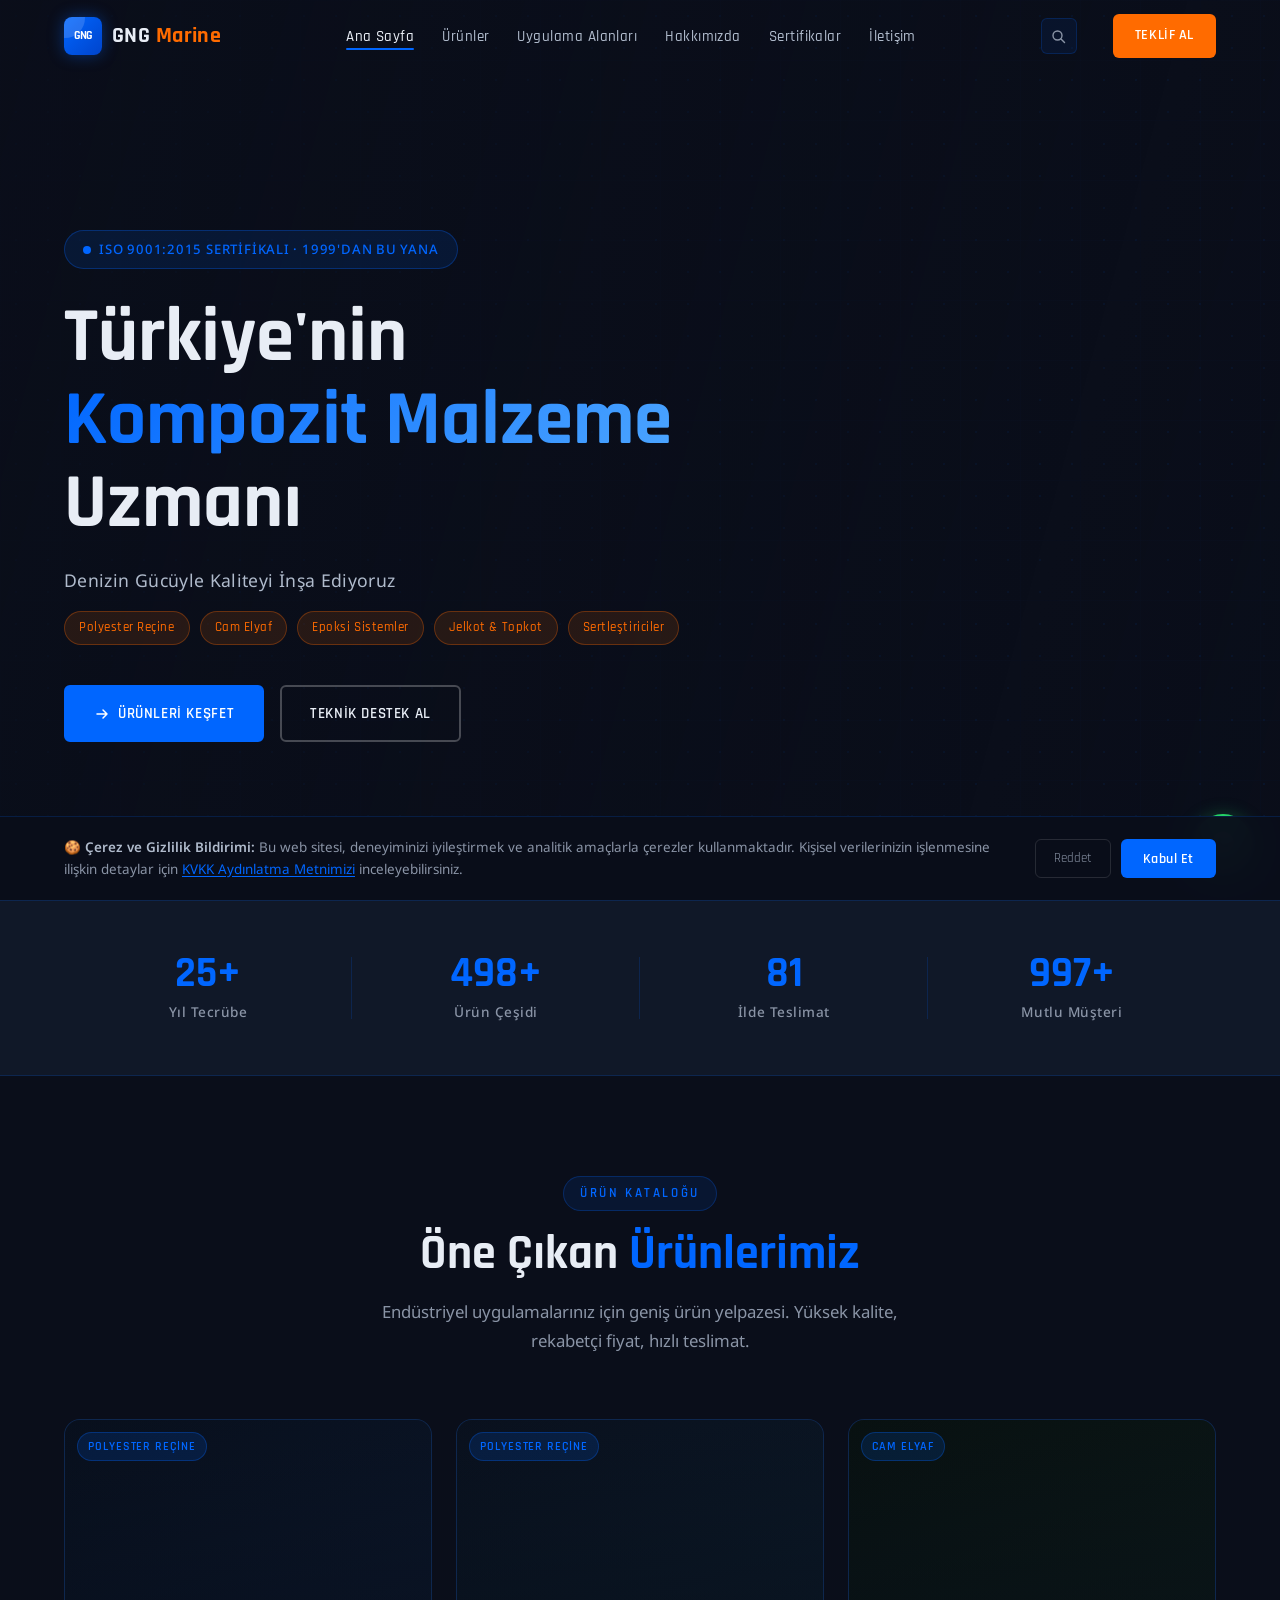
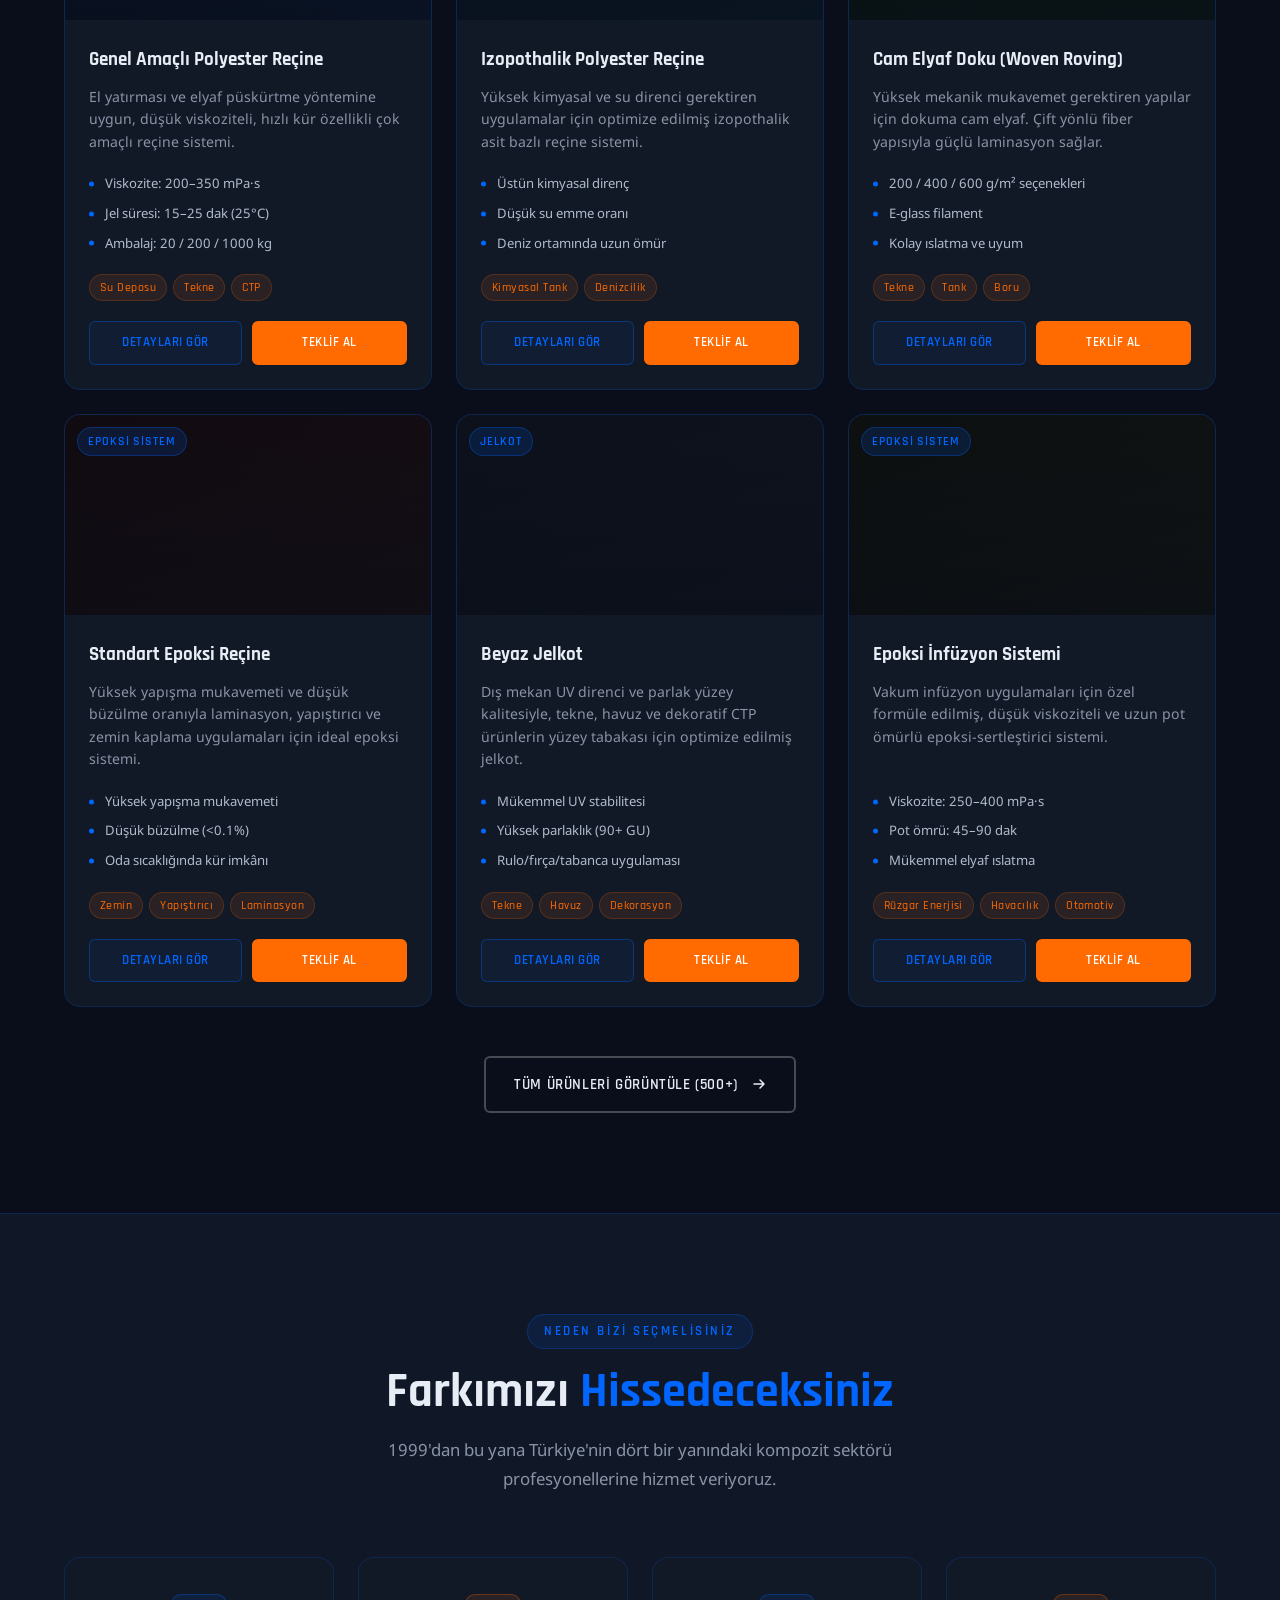
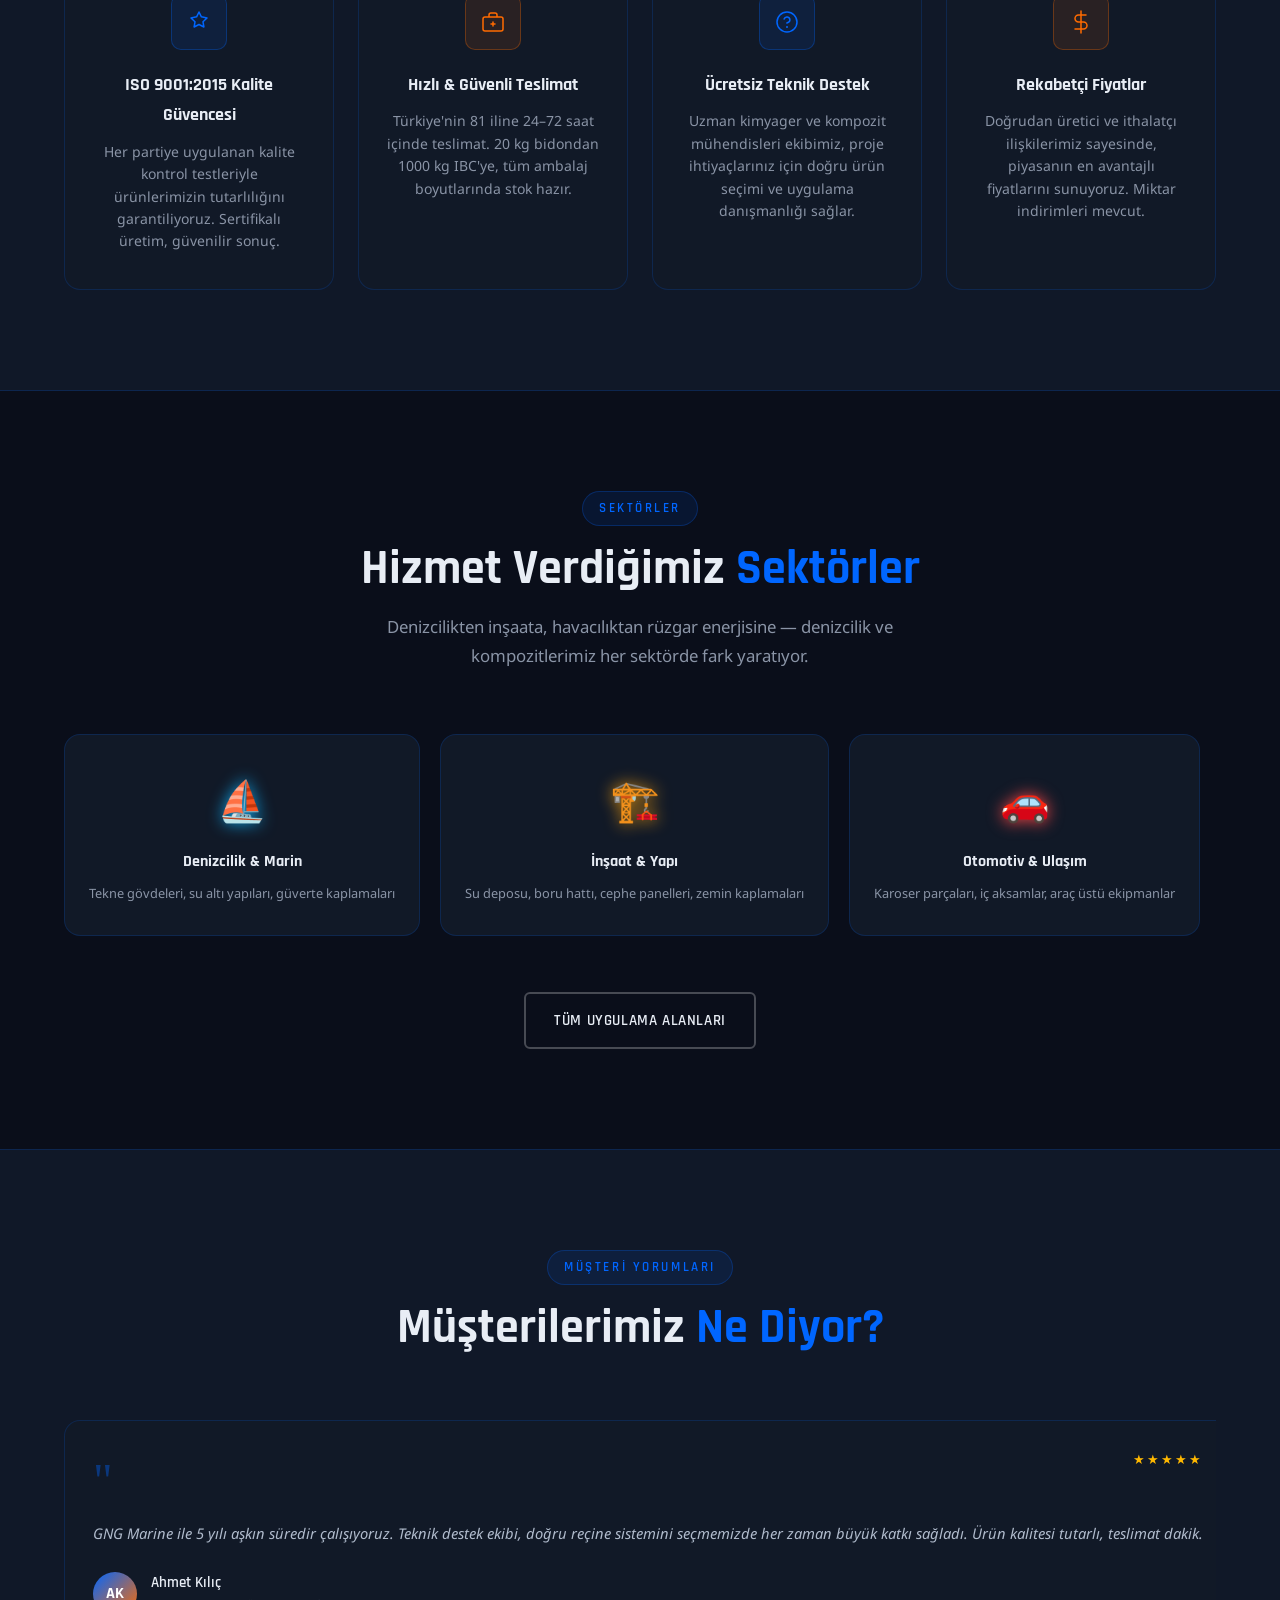
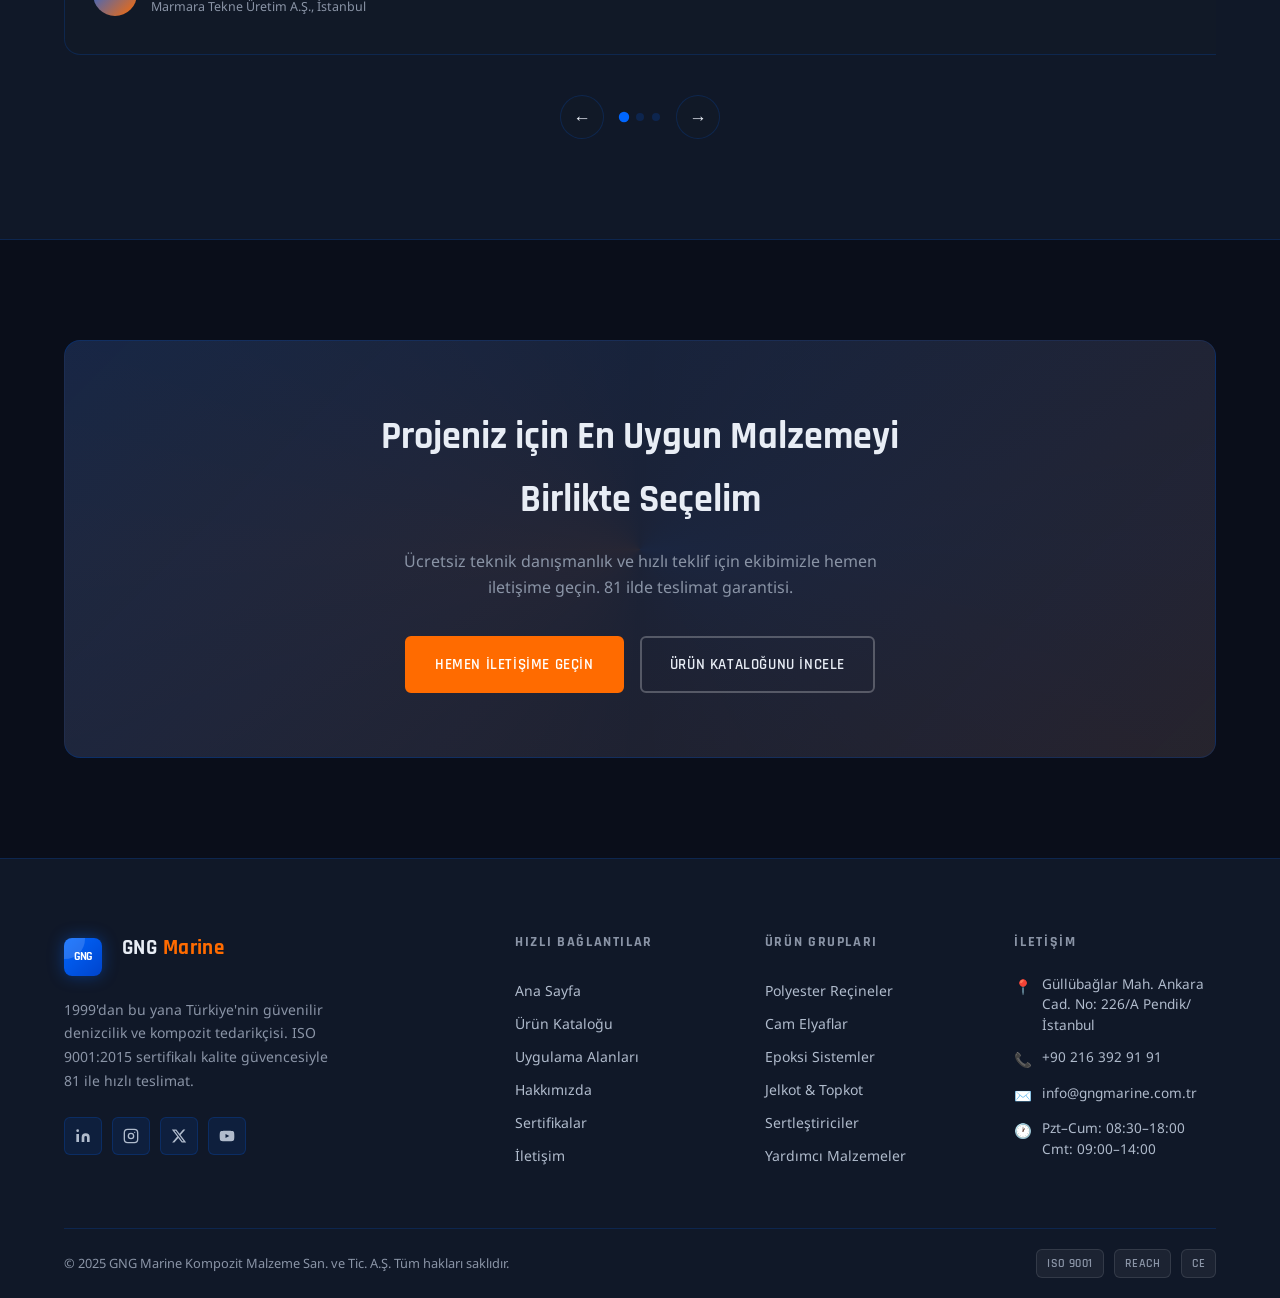
<file: index.html>
<!DOCTYPE html>
<html lang="tr">
<head>
  <meta charset="UTF-8" />
  <meta name="viewport" content="width=device-width, initial-scale=1.0" />
  <title>GNG Marine — Türkiye'nin Kompozit Malzeme Uzmanı | Polyester Reçine, Cam Elyaf, Epoksi</title>
  <meta name="description" content="GNG Marine, Türkiye'nin lider denizcilik ve kompozit tedarikçisidir. Polyester reçine, cam elyaf, epoksi sistemler, jelkot ve sertleştiricilerde 25 yıllık deneyim. 81 ile hızlı teslimat." />
  <meta name="keywords" content="denizcilik ve kompozit, polyester reçine, cam elyaf, epoksi reçine, jelkot, sertleştirici, CTP, FRP, Türkiye kompozit, woven roving, chopped strand mat" />
  <meta property="og:title" content="GNG Marine — Türkiye'nin Kompozit Malzeme Uzmanı" />
  <meta property="og:description" content="Polyester Reçine, Cam Elyaf, Epoksi Sistemler ve daha fazlası. 1999'dan bu yana kalite ve güven." />
  <meta property="og:type" content="website" />
  <link rel="stylesheet" href="css/style.css" />
  <link rel="preconnect" href="https://fonts.googleapis.com" />
  <link rel="preconnect" href="https://fonts.gstatic.com" crossorigin />
  <link rel="icon" type="image/svg+xml" href="data:image/svg+xml,<svg xmlns='http://www.w3.org/2000/svg' viewBox='0 0 32 32'><rect width='32' height='32' rx='7' fill='%230066FF'/><text x='50%25' y='56%25' dominant-baseline='middle' text-anchor='middle' font-family='system-ui' font-weight='700' font-size='14' fill='white'>KP</text></svg>" />
</head>
<body class="dot-bg">

  <!-- PRELOADER -->
  <div class="preloader">
    <div class="preloader-logo">
      <div class="logo-mark" style="font-size:0.75rem;letter-spacing:-1px;">GNG</div>
      <span class="logo-text">GNG <span>Marine</span></span>
    </div>
    <div class="preloader-bar-wrap"><div class="preloader-bar"></div></div>
    <span class="preloader-text">Yükleniyor…</span>
  </div>

  <!-- SEARCH MODAL -->
  <div class="search-overlay" role="dialog" aria-modal="true" aria-label="Ürün Ara">
    <div class="search-box">
      <div class="search-input-wrap">
        <svg class="search-icon" width="18" height="18" viewBox="0 0 18 18" fill="none"><circle cx="8" cy="8" r="5.5" stroke="currentColor" stroke-width="1.5"/><path d="M12.5 12.5L16 16" stroke="currentColor" stroke-width="1.5" stroke-linecap="round"/></svg>
        <input type="text" class="search-input" placeholder="Ürün, kategori veya uygulama ara…" autocomplete="off" spellcheck="false" />
        <button class="search-close" aria-label="Kapat">✕</button>
      </div>
      <div class="search-results"></div>
      <div class="search-hint">
        <span class="search-hint-tag">Polyester</span>
        <span class="search-hint-tag">Epoksi</span>
        <span class="search-hint-tag">Jelkot</span>
        <span class="search-hint-tag">Cam Elyaf</span>
        <span class="search-hint-tag">MEKP</span>
      </div>
    </div>
  </div>

  <!-- KVKK / COOKIE BANNER -->
  <div class="cookie-banner" role="region" aria-label="Çerez Bildirimi">
    <div class="container cookie-banner-inner">
      <p class="cookie-banner-text">
        <strong>🍪 Çerez ve Gizlilik Bildirimi:</strong> Bu web sitesi, deneyiminizi iyileştirmek ve analitik amaçlarla çerezler kullanmaktadır.
        Kişisel verilerinizin işlenmesine ilişkin detaylar için <a href="hakkimizda.html">KVKK Aydınlatma Metnimizi</a> inceleyebilirsiniz.
      </p>
      <div class="cookie-banner-actions">
        <button class="cookie-btn-reject">Reddet</button>
        <button class="cookie-btn-accept">Kabul Et</button>
      </div>
    </div>
  </div>

  <!-- NAVBAR -->
  <nav class="navbar" id="navbar">
    <div class="container navbar-inner">
      <a href="index.html" class="navbar-logo">
        <div class="logo-mark" style="font-size:0.75rem;letter-spacing:-1px;">GNG</div>
        <span class="logo-text">GNG <span>Marine</span></span>
      </a>
      <ul class="navbar-nav">
        <li><a href="index.html" class="nav-link">Ana Sayfa</a></li>
        <li><a href="urunler.html" class="nav-link">Ürünler</a></li>
        <li><a href="uygulama-alanlari.html" class="nav-link">Uygulama Alanları</a></li>
        <li><a href="hakkimizda.html" class="nav-link">Hakkımızda</a></li>
        <li><a href="hakkimizda.html#sertifikalar" class="nav-link">Sertifikalar</a></li>
        <li><a href="iletisim.html" class="nav-link">İletişim</a></li>
      </ul>
      <button class="navbar-search-btn" aria-label="Ürün Ara" title="Ürün Ara (Ctrl+K)">
        <svg width="15" height="15" viewBox="0 0 15 15" fill="none"><circle cx="6.5" cy="6.5" r="4.5" stroke="currentColor" stroke-width="1.4"/><path d="M10 10L13.5 13.5" stroke="currentColor" stroke-width="1.4" stroke-linecap="round"/></svg>
      </button>
      <a href="iletisim.html" class="navbar-cta">Teklif Al</a>
      <button class="hamburger" aria-label="Menü">
        <span></span><span></span><span></span>
      </button>
    </div>
  </nav>

  <!-- MOBILE NAV -->
  <div class="mobile-nav">
    <a href="index.html" class="nav-link">Ana Sayfa</a>
    <a href="urunler.html" class="nav-link">Ürünler</a>
    <a href="uygulama-alanlari.html" class="nav-link">Uygulama Alanları</a>
    <a href="hakkimizda.html" class="nav-link">Hakkımızda</a>
    <a href="hakkimizda.html#sertifikalar" class="nav-link">Sertifikalar</a>
    <a href="iletisim.html" class="nav-link">İletişim</a>
    <a href="iletisim.html" class="navbar-cta">Teklif Al</a>
  </div>

  <!-- HERO -->
  <section class="hero">
    <div class="hero-bg"></div>
    <div class="container">
      <div class="hero-content">
        <div class="hero-badge">ISO 9001:2015 Sertifikalı · 1999'dan Bu Yana</div>
        <h1 class="hero-title">
          Türkiye'nin<br /><span class="highlight">Kompozit Malzeme</span><br />Uzmanı
        </h1>
        <p class="hero-subtitle">Denizin Gücüyle Kaliteyi İnşa Ediyoruz</p>
        <div class="hero-tags">
          <span class="hero-tag">Polyester Reçine</span>
          <span class="hero-tag">Cam Elyaf</span>
          <span class="hero-tag">Epoksi Sistemler</span>
          <span class="hero-tag">Jelkot &amp; Topkot</span>
          <span class="hero-tag">Sertleştiriciler</span>
        </div>
        <div class="hero-actions">
          <a href="urunler.html" class="btn btn-primary">
            <svg width="16" height="16" viewBox="0 0 16 16" fill="none"><path d="M3 8h10M9 4l4 4-4 4" stroke="currentColor" stroke-width="1.5" stroke-linecap="round" stroke-linejoin="round"/></svg>
            Ürünleri Keşfet
          </a>
          <a href="iletisim.html" class="btn btn-secondary">Teknik Destek Al</a>
        </div>
      </div>
    </div>
  </section>

  <!-- STATS BAR -->
  <div class="stats-bar">
    <div class="container">
      <div class="stats-grid">
        <div class="stat-item fade-in">
          <div class="stat-number">
            <span data-count="25" data-suffix="+">0</span>
          </div>
          <div class="stat-label">Yıl Tecrübe</div>
        </div>
        <div class="stat-item fade-in stagger-1">
          <div class="stat-number">
            <span data-count="500" data-suffix="+">0</span>
          </div>
          <div class="stat-label">Ürün Çeşidi</div>
        </div>
        <div class="stat-item fade-in stagger-2">
          <div class="stat-number">
            <span data-count="81">0</span>
          </div>
          <div class="stat-label">İlde Teslimat</div>
        </div>
        <div class="stat-item fade-in stagger-3">
          <div class="stat-number">
            <span data-count="1000" data-suffix="+">0</span>
          </div>
          <div class="stat-label">Mutlu Müşteri</div>
        </div>
      </div>
    </div>
  </div>

  <!-- FEATURED PRODUCTS -->
  <section class="section">
    <div class="container">
      <div class="section-header fade-in">
        <span class="section-label">Ürün Kataloğu</span>
        <h2 class="section-title">Öne Çıkan <span>Ürünlerimiz</span></h2>
        <p class="section-subtitle">Endüstriyel uygulamalarınız için geniş ürün yelpazesi. Yüksek kalite, rekabetçi fiyat, hızlı teslimat.</p>
      </div>

      <div class="products-grid">

        <!-- Card 1 -->
        <div class="product-card fade-in stagger-1">
          <div class="product-card-visual visual-polyester">
            <div class="product-card-badge">Polyester Reçine</div>
            <svg class="card-icon" viewBox="0 0 64 64" fill="none">
              <circle cx="32" cy="32" r="20" stroke="#0066FF" stroke-width="2" stroke-dasharray="4 3"/>
              <path d="M20 32 Q32 18 44 32 Q32 46 20 32Z" fill="rgba(0,102,255,0.25)" stroke="#0066FF" stroke-width="1.5"/>
              <circle cx="32" cy="32" r="5" fill="#0066FF" opacity="0.6"/>
            </svg>
          </div>
          <div class="product-card-body">
            <div class="product-card-title">Genel Amaçlı Polyester Reçine</div>
            <p class="product-card-desc">El yatırması ve elyaf püskürtme yöntemine uygun, düşük viskoziteli, hızlı kür özellikli çok amaçlı reçine sistemi.</p>
            <ul class="product-specs">
              <li>Viskozite: 200–350 mPa·s</li>
              <li>Jel süresi: 15–25 dak (25°C)</li>
              <li>Ambalaj: 20 / 200 / 1000 kg</li>
            </ul>
            <div class="product-tags">
              <span class="product-tag">Su Deposu</span>
              <span class="product-tag">Tekne</span>
              <span class="product-tag">CTP</span>
            </div>
            <div class="product-card-actions">
              <a href="urunler.html" class="btn btn-outline-blue btn-sm">Detayları Gör</a>
              <a href="iletisim.html" class="btn btn-orange btn-sm">Teklif Al</a>
            </div>
          </div>
        </div>

        <!-- Card 2 -->
        <div class="product-card fade-in stagger-2">
          <div class="product-card-visual visual-polyester-iso">
            <div class="product-card-badge">Polyester Reçine</div>
            <svg class="card-icon" viewBox="0 0 64 64" fill="none">
              <rect x="16" y="16" width="32" height="32" rx="4" stroke="#0066FF" stroke-width="2" stroke-dasharray="4 3"/>
              <rect x="22" y="22" width="20" height="20" rx="2" fill="rgba(0,102,255,0.2)" stroke="#0066FF" stroke-width="1.5"/>
              <path d="M26 32h12M32 26v12" stroke="#0066FF" stroke-width="2" stroke-linecap="round"/>
            </svg>
          </div>
          <div class="product-card-body">
            <div class="product-card-title">Izopothalik Polyester Reçine</div>
            <p class="product-card-desc">Yüksek kimyasal ve su direnci gerektiren uygulamalar için optimize edilmiş izopothalik asit bazlı reçine sistemi.</p>
            <ul class="product-specs">
              <li>Üstün kimyasal direnç</li>
              <li>Düşük su emme oranı</li>
              <li>Deniz ortamında uzun ömür</li>
            </ul>
            <div class="product-tags">
              <span class="product-tag">Kimyasal Tank</span>
              <span class="product-tag">Denizcilik</span>
            </div>
            <div class="product-card-actions">
              <a href="urunler.html" class="btn btn-outline-blue btn-sm">Detayları Gör</a>
              <a href="iletisim.html" class="btn btn-orange btn-sm">Teklif Al</a>
            </div>
          </div>
        </div>

        <!-- Card 3 -->
        <div class="product-card fade-in stagger-3">
          <div class="product-card-visual visual-woven">
            <div class="product-card-badge">Cam Elyaf</div>
            <svg class="card-icon" viewBox="0 0 64 64" fill="none">
              <path d="M12 20h40M12 28h40M12 36h40M12 44h40" stroke="#22C55E" stroke-width="2" opacity="0.5"/>
              <path d="M20 12v40M28 12v40M36 12v40M44 12v40" stroke="#22C55E" stroke-width="2" opacity="0.5"/>
              <rect x="16" y="16" width="32" height="32" fill="rgba(34,197,94,0.1)" stroke="#22C55E" stroke-width="1.5"/>
            </svg>
          </div>
          <div class="product-card-body">
            <div class="product-card-title">Cam Elyaf Doku (Woven Roving)</div>
            <p class="product-card-desc">Yüksek mekanik mukavemet gerektiren yapılar için dokuma cam elyaf. Çift yönlü fiber yapısıyla güçlü laminasyon sağlar.</p>
            <ul class="product-specs">
              <li>200 / 400 / 600 g/m² seçenekleri</li>
              <li>E-glass filament</li>
              <li>Kolay ıslatma ve uyum</li>
            </ul>
            <div class="product-tags">
              <span class="product-tag">Tekne</span>
              <span class="product-tag">Tank</span>
              <span class="product-tag">Boru</span>
            </div>
            <div class="product-card-actions">
              <a href="urunler.html" class="btn btn-outline-blue btn-sm">Detayları Gör</a>
              <a href="iletisim.html" class="btn btn-orange btn-sm">Teklif Al</a>
            </div>
          </div>
        </div>

        <!-- Card 4 -->
        <div class="product-card fade-in stagger-4">
          <div class="product-card-visual visual-epoksi">
            <div class="product-card-badge">Epoksi Sistem</div>
            <svg class="card-icon" viewBox="0 0 64 64" fill="none">
              <polygon points="32,10 54,42 10,42" stroke="#EF4444" stroke-width="2" fill="rgba(239,68,68,0.1)"/>
              <circle cx="32" cy="38" r="6" fill="rgba(239,68,68,0.2)" stroke="#EF4444" stroke-width="1.5"/>
              <path d="M32 20v12" stroke="#EF4444" stroke-width="2" stroke-linecap="round"/>
            </svg>
          </div>
          <div class="product-card-body">
            <div class="product-card-title">Standart Epoksi Reçine</div>
            <p class="product-card-desc">Yüksek yapışma mukavemeti ve düşük büzülme oranıyla laminasyon, yapıştırıcı ve zemin kaplama uygulamaları için ideal epoksi sistemi.</p>
            <ul class="product-specs">
              <li>Yüksek yapışma mukavemeti</li>
              <li>Düşük büzülme (&lt;0.1%)</li>
              <li>Oda sıcaklığında kür imkânı</li>
            </ul>
            <div class="product-tags">
              <span class="product-tag">Zemin</span>
              <span class="product-tag">Yapıştırıcı</span>
              <span class="product-tag">Laminasyon</span>
            </div>
            <div class="product-card-actions">
              <a href="urunler.html" class="btn btn-outline-blue btn-sm">Detayları Gör</a>
              <a href="iletisim.html" class="btn btn-orange btn-sm">Teklif Al</a>
            </div>
          </div>
        </div>

        <!-- Card 5 -->
        <div class="product-card fade-in stagger-5">
          <div class="product-card-visual visual-jelkot-beyaz">
            <div class="product-card-badge">Jelkot</div>
            <svg class="card-icon" viewBox="0 0 64 64" fill="none">
              <rect x="10" y="10" width="44" height="44" rx="8" fill="rgba(255,255,255,0.08)" stroke="rgba(255,255,255,0.3)" stroke-width="2"/>
              <rect x="18" y="18" width="28" height="28" rx="4" fill="rgba(255,255,255,0.12)" stroke="rgba(255,255,255,0.5)" stroke-width="1.5"/>
              <circle cx="32" cy="32" r="6" fill="rgba(255,255,255,0.2)"/>
            </svg>
          </div>
          <div class="product-card-body">
            <div class="product-card-title">Beyaz Jelkot</div>
            <p class="product-card-desc">Dış mekan UV direnci ve parlak yüzey kalitesiyle, tekne, havuz ve dekoratif CTP ürünlerin yüzey tabakası için optimize edilmiş jelkot.</p>
            <ul class="product-specs">
              <li>Mükemmel UV stabilitesi</li>
              <li>Yüksek parlaklık (90+ GU)</li>
              <li>Rulo/fırça/tabanca uygulaması</li>
            </ul>
            <div class="product-tags">
              <span class="product-tag">Tekne</span>
              <span class="product-tag">Havuz</span>
              <span class="product-tag">Dekorasyon</span>
            </div>
            <div class="product-card-actions">
              <a href="urunler.html" class="btn btn-outline-blue btn-sm">Detayları Gör</a>
              <a href="iletisim.html" class="btn btn-orange btn-sm">Teklif Al</a>
            </div>
          </div>
        </div>

        <!-- Card 6 -->
        <div class="product-card fade-in stagger-6">
          <div class="product-card-visual visual-infuzyon">
            <div class="product-card-badge">Epoksi Sistem</div>
            <svg class="card-icon" viewBox="0 0 64 64" fill="none">
              <path d="M12 48 Q20 20 32 16 Q44 20 52 48" stroke="#EAB308" stroke-width="2" fill="rgba(234,179,8,0.08)"/>
              <circle cx="32" cy="16" r="6" fill="rgba(234,179,8,0.2)" stroke="#EAB308" stroke-width="1.5"/>
              <path d="M24 36h16M28 42h8" stroke="#EAB308" stroke-width="1.5" stroke-linecap="round"/>
            </svg>
          </div>
          <div class="product-card-body">
            <div class="product-card-title">Epoksi İnfüzyon Sistemi</div>
            <p class="product-card-desc">Vakum infüzyon uygulamaları için özel formüle edilmiş, düşük viskoziteli ve uzun pot ömürlü epoksi-sertleştirici sistemi.</p>
            <ul class="product-specs">
              <li>Viskozite: 250–400 mPa·s</li>
              <li>Pot ömrü: 45–90 dak</li>
              <li>Mükemmel elyaf ıslatma</li>
            </ul>
            <div class="product-tags">
              <span class="product-tag">Rüzgar Enerjisi</span>
              <span class="product-tag">Havacılık</span>
              <span class="product-tag">Otomotiv</span>
            </div>
            <div class="product-card-actions">
              <a href="urunler.html" class="btn btn-outline-blue btn-sm">Detayları Gör</a>
              <a href="iletisim.html" class="btn btn-orange btn-sm">Teklif Al</a>
            </div>
          </div>
        </div>

      </div>

      <div style="text-align:center; margin-top:48px;" class="fade-in">
        <a href="urunler.html" class="btn btn-secondary">
          Tüm Ürünleri Görüntüle (500+)
          <svg width="14" height="14" viewBox="0 0 14 14" fill="none" style="margin-left:6px"><path d="M2 7h10M8 3l4 4-4 4" stroke="currentColor" stroke-width="1.5" stroke-linecap="round" stroke-linejoin="round"/></svg>
        </a>
      </div>
    </div>
  </section>

  <!-- WHY US -->
  <section class="section" style="background: var(--color-bg-secondary); border-top:1px solid var(--color-border); border-bottom:1px solid var(--color-border);">
    <div class="container">
      <div class="section-header fade-in">
        <span class="section-label">Neden Bizi Seçmelisiniz</span>
        <h2 class="section-title">Farkımızı <span>Hissedeceksiniz</span></h2>
        <p class="section-subtitle">1999'dan bu yana Türkiye'nin dört bir yanındaki kompozit sektörü profesyonellerine hizmet veriyoruz.</p>
      </div>
      <div class="features-grid">
        <div class="feature-card fade-in stagger-1">
          <div class="feature-icon" style="background:rgba(0,102,255,0.1);border-color:rgba(0,102,255,0.3);">
            <svg width="24" height="24" viewBox="0 0 24 24" fill="none"><path d="M12 2l2.4 4.8L20 8l-4 3.8.9 5.2L12 14.5 7.1 17l.9-5.2L4 8l5.6-1.2L12 2z" stroke="#0066FF" stroke-width="1.5" stroke-linejoin="round"/></svg>
          </div>
          <h3 class="feature-title">ISO 9001:2015 Kalite Güvencesi</h3>
          <p class="feature-desc">Her partiye uygulanan kalite kontrol testleriyle ürünlerimizin tutarlılığını garantiliyoruz. Sertifikalı üretim, güvenilir sonuç.</p>
        </div>
        <div class="feature-card fade-in stagger-2">
          <div class="feature-icon" style="background:rgba(255,107,0,0.1);border-color:rgba(255,107,0,0.3);">
            <svg width="24" height="24" viewBox="0 0 24 24" fill="none"><rect x="2" y="7" width="20" height="14" rx="2" stroke="#FF6B00" stroke-width="1.5"/><path d="M16 7V5a2 2 0 00-2-2h-4a2 2 0 00-2 2v2" stroke="#FF6B00" stroke-width="1.5"/><path d="M12 12v4M10 14h4" stroke="#FF6B00" stroke-width="1.5" stroke-linecap="round"/></svg>
          </div>
          <h3 class="feature-title">Hızlı &amp; Güvenli Teslimat</h3>
          <p class="feature-desc">Türkiye'nin 81 iline 24–72 saat içinde teslimat. 20 kg bidondan 1000 kg IBC'ye, tüm ambalaj boyutlarında stok hazır.</p>
        </div>
        <div class="feature-card fade-in stagger-3">
          <div class="feature-icon" style="background:rgba(0,102,255,0.1);border-color:rgba(0,102,255,0.3);">
            <svg width="24" height="24" viewBox="0 0 24 24" fill="none"><path d="M9.09 9a3 3 0 015.83 1c0 2-3 3-3 3" stroke="#0066FF" stroke-width="1.5" stroke-linecap="round"/><circle cx="12" cy="12" r="10" stroke="#0066FF" stroke-width="1.5"/><path d="M12 17h.01" stroke="#0066FF" stroke-width="2" stroke-linecap="round"/></svg>
          </div>
          <h3 class="feature-title">Ücretsiz Teknik Destek</h3>
          <p class="feature-desc">Uzman kimyager ve kompozit mühendisleri ekibimiz, proje ihtiyaçlarınız için doğru ürün seçimi ve uygulama danışmanlığı sağlar.</p>
        </div>
        <div class="feature-card fade-in stagger-4">
          <div class="feature-icon" style="background:rgba(255,107,0,0.1);border-color:rgba(255,107,0,0.3);">
            <svg width="24" height="24" viewBox="0 0 24 24" fill="none"><path d="M12 1v22M17 5H9.5a3.5 3.5 0 000 7h5a3.5 3.5 0 010 7H6" stroke="#FF6B00" stroke-width="1.5" stroke-linecap="round" stroke-linejoin="round"/></svg>
          </div>
          <h3 class="feature-title">Rekabetçi Fiyatlar</h3>
          <p class="feature-desc">Doğrudan üretici ve ithalatçı ilişkilerimiz sayesinde, piyasanın en avantajlı fiyatlarını sunuyoruz. Miktar indirimleri mevcut.</p>
        </div>
      </div>
    </div>
  </section>

  <!-- INDUSTRIES (horizontal scroll) -->
  <section class="section">
    <div class="container">
      <div class="section-header fade-in">
        <span class="section-label">Sektörler</span>
        <h2 class="section-title">Hizmet Verdiğimiz <span>Sektörler</span></h2>
        <p class="section-subtitle">Denizcilikten inşaata, havacılıktan rüzgar enerjisine — denizcilik ve kompozitlerimiz her sektörde fark yaratıyor.</p>
      </div>
      <div class="industries-scroll fade-in">
        <div class="industry-card">
          <span class="industry-icon" style="color:#0EA5E9;">⛵</span>
          <div class="industry-card-title">Denizcilik &amp; Marin</div>
          <p class="industry-card-desc">Tekne gövdeleri, su altı yapıları, güverte kaplamaları</p>
        </div>
        <div class="industry-card">
          <span class="industry-icon" style="color:#F59E0B;">🏗️</span>
          <div class="industry-card-title">İnşaat &amp; Yapı</div>
          <p class="industry-card-desc">Su deposu, boru hattı, cephe panelleri, zemin kaplamaları</p>
        </div>
        <div class="industry-card">
          <span class="industry-icon" style="color:#EF4444;">🚗</span>
          <div class="industry-card-title">Otomotiv &amp; Ulaşım</div>
          <p class="industry-card-desc">Karoser parçaları, iç aksamlar, araç üstü ekipmanlar</p>
        </div>
        <div class="industry-card">
          <span class="industry-icon" style="color:#22C55E;">🌬️</span>
          <div class="industry-card-title">Rüzgar &amp; Enerji</div>
          <p class="industry-card-desc">Türbin kanatları, enerji paneli muhafazaları</p>
        </div>
        <div class="industry-card">
          <span class="industry-icon" style="color:#8B5CF6;">✈️</span>
          <div class="industry-card-title">Havacılık &amp; Savunma</div>
          <p class="industry-card-desc">Hafif yapısal parçalar, iç döşemeler, radome</p>
        </div>
        <div class="industry-card">
          <span class="industry-icon" style="color:#F97316;">🏄</span>
          <div class="industry-card-title">Spor &amp; Rekreasyon</div>
          <p class="industry-card-desc">Sörf tahtaları, bisiklet çerçeveleri, spor ekipmanları</p>
        </div>
      </div>
      <div style="text-align:center; margin-top:40px;" class="fade-in">
        <a href="uygulama-alanlari.html" class="btn btn-secondary">Tüm Uygulama Alanları</a>
      </div>
    </div>
  </section>

  <!-- TESTIMONIALS -->
  <section class="section" style="background:var(--color-bg-secondary); border-top:1px solid var(--color-border); border-bottom:1px solid var(--color-border);">
    <div class="container">
      <div class="section-header fade-in">
        <span class="section-label">Müşteri Yorumları</span>
        <h2 class="section-title">Müşterilerimiz <span>Ne Diyor?</span></h2>
      </div>
      <div class="testimonials-wrapper fade-in">
        <div class="testimonials-track">
          <div class="testimonial-card">
            <span class="testimonial-stars">★★★★★</span>
            <span class="testimonial-quote">"</span>
            <p class="testimonial-text">GNG Marine ile 5 yılı aşkın süredir çalışıyoruz. Teknik destek ekibi, doğru reçine sistemini seçmemizde her zaman büyük katkı sağladı. Ürün kalitesi tutarlı, teslimat dakik.</p>
            <div class="testimonial-author">
              <div class="author-avatar">AK</div>
              <div>
                <div class="author-name">Ahmet Kılıç</div>
                <div class="author-company">Marmara Tekne Üretim A.Ş., İstanbul</div>
              </div>
            </div>
          </div>
          <div class="testimonial-card">
            <span class="testimonial-stars">★★★★★</span>
            <span class="testimonial-quote">"</span>
            <p class="testimonial-text">İzmir fabrikamız için yıllık 50 ton polyester reçine alımı yapıyoruz. Hem fiyat hem kalite açısından piyasadaki en iyi alternatif GNG Marine. Hiçbir zaman stok sıkıntısı yaşamadık.</p>
            <div class="testimonial-author">
              <div class="author-avatar">FD</div>
              <div>
                <div class="author-name">Fatih Demir</div>
                <div class="author-company">Ege CTP Sistemleri Ltd., İzmir</div>
              </div>
            </div>
          </div>
          <div class="testimonial-card">
            <span class="testimonial-stars">★★★★★</span>
            <span class="testimonial-quote">"</span>
            <p class="testimonial-text">Rüzgar türbini kanatları için ihtiyaç duyduğumuz epoksi infüzyon sistemini kısa sürede bulduk. Teknik veri sayfaları eksiksiz, ürün performansı beklentilerin üzerinde.</p>
            <div class="testimonial-author">
              <div class="author-avatar">SÖ</div>
              <div>
                <div class="author-name">Selin Öztürk</div>
                <div class="author-company">Türkrüzgar Enerji Teknolojileri, Ankara</div>
              </div>
            </div>
          </div>
        </div>
      </div>
      <div class="carousel-controls fade-in">
        <button class="carousel-btn carousel-btn-prev" aria-label="Önceki">&#8592;</button>
        <div class="carousel-dots">
          <div class="carousel-dot active"></div>
          <div class="carousel-dot"></div>
          <div class="carousel-dot"></div>
        </div>
        <button class="carousel-btn carousel-btn-next" aria-label="Sonraki">&#8594;</button>
      </div>
    </div>
  </section>

  <!-- CTA BANNER -->
  <section class="section">
    <div class="container">
      <div class="cta-banner fade-in">
        <h2 class="cta-banner-title">Projeniz için En Uygun Malzemeyi<br />Birlikte Seçelim</h2>
        <p class="cta-banner-subtitle">Ücretsiz teknik danışmanlık ve hızlı teklif için ekibimizle hemen iletişime geçin. 81 ilde teslimat garantisi.</p>
        <div style="display:flex;gap:16px;justify-content:center;flex-wrap:wrap;">
          <a href="iletisim.html" class="btn btn-orange">Hemen İletişime Geçin</a>
          <a href="urunler.html" class="btn btn-secondary">Ürün Kataloğunu İncele</a>
        </div>
      </div>
    </div>
  </section>

  <!-- FOOTER -->
  <footer class="footer">
    <div class="container">
      <div class="footer-grid">
        <div class="footer-brand">
          <a href="index.html" class="navbar-logo" style="margin-bottom:16px; display:inline-flex;">
            <div class="logo-mark" style="font-size:0.75rem;letter-spacing:-1px;">GNG</div>
            <span class="logo-text" style="font-size:1.3rem; margin-left:10px;">GNG <span>Marine</span></span>
          </a>
          <p class="footer-tagline">1999'dan bu yana Türkiye'nin güvenilir denizcilik ve kompozit tedarikçisi. ISO 9001:2015 sertifikalı kalite güvencesiyle 81 ile hızlı teslimat.</p>
          <div class="footer-socials">
            <a href="#" class="social-link" aria-label="LinkedIn">
              <svg width="16" height="16" viewBox="0 0 24 24" fill="currentColor"><path d="M16 8a6 6 0 016 6v7h-4v-7a2 2 0 00-2-2 2 2 0 00-2 2v7h-4v-7a6 6 0 016-6zM2 9h4v12H2z"/><circle cx="4" cy="4" r="2"/></svg>
            </a>
            <a href="#" class="social-link" aria-label="Instagram">
              <svg width="16" height="16" viewBox="0 0 24 24" fill="none" stroke="currentColor" stroke-width="2"><rect x="2" y="2" width="20" height="20" rx="5"/><circle cx="12" cy="12" r="4"/><circle cx="17.5" cy="6.5" r="1" fill="currentColor" stroke="none"/></svg>
            </a>
            <a href="#" class="social-link" aria-label="Twitter/X">
              <svg width="16" height="16" viewBox="0 0 24 24" fill="currentColor"><path d="M18.244 2.25h3.308l-7.227 8.26 8.502 11.24H16.17l-5.214-6.817L4.99 21.75H1.68l7.73-8.835L1.254 2.25H8.08l4.713 6.231zm-1.161 17.52h1.833L7.084 4.126H5.117z"/></svg>
            </a>
            <a href="#" class="social-link" aria-label="YouTube">
              <svg width="16" height="16" viewBox="0 0 24 24" fill="currentColor"><path d="M22.54 6.42a2.78 2.78 0 00-1.95-1.96C18.88 4 12 4 12 4s-6.88 0-8.59.46a2.78 2.78 0 00-1.95 1.96A29 29 0 001 12a29 29 0 00.46 5.58A2.78 2.78 0 003.41 19.6C5.12 20 12 20 12 20s6.88 0 8.59-.4a2.78 2.78 0 001.95-1.95A29 29 0 0023 12a29 29 0 00-.46-5.58zM9.75 15.02V8.98L15.5 12l-5.75 3.02z"/></svg>
            </a>
          </div>
        </div>

        <div>
          <h4 class="footer-col-title">Hızlı Bağlantılar</h4>
          <nav class="footer-nav">
            <a href="index.html">Ana Sayfa</a>
            <a href="urunler.html">Ürün Kataloğu</a>
            <a href="uygulama-alanlari.html">Uygulama Alanları</a>
            <a href="hakkimizda.html">Hakkımızda</a>
            <a href="hakkimizda.html#sertifikalar">Sertifikalar</a>
            <a href="iletisim.html">İletişim</a>
          </nav>
        </div>

        <div>
          <h4 class="footer-col-title">Ürün Grupları</h4>
          <nav class="footer-nav">
            <a href="urunler.html">Polyester Reçineler</a>
            <a href="urunler.html">Cam Elyaflar</a>
            <a href="urunler.html">Epoksi Sistemler</a>
            <a href="urunler.html">Jelkot &amp; Topkot</a>
            <a href="urunler.html">Sertleştiriciler</a>
            <a href="urunler.html">Yardımcı Malzemeler</a>
          </nav>
        </div>

        <div>
          <h4 class="footer-col-title">İletişim</h4>
          <div class="footer-contact-item">
            <span class="footer-contact-icon">📍</span>
            <span>Güllübağlar Mah. Ankara Cad. No: 226/A Pendik/İstanbul</span>
          </div>
          <div class="footer-contact-item">
            <span class="footer-contact-icon">📞</span>
            <span>+90 216 392 91 91</span>
          </div>
          <div class="footer-contact-item">
            <span class="footer-contact-icon">✉️</span>
            <span>info@gngmarine.com.tr</span>
          </div>
          <div class="footer-contact-item">
            <span class="footer-contact-icon">🕐</span>
            <span>Pzt–Cum: 08:30–18:00<br />Cmt: 09:00–14:00</span>
          </div>
        </div>
      </div>

      <div class="footer-bottom">
        <p class="footer-bottom-text">© 2025 GNG Marine Kompozit Malzeme San. ve Tic. A.Ş. Tüm hakları saklıdır.</p>
        <div class="footer-cert-badges">
          <span class="cert-badge">ISO 9001</span>
          <span class="cert-badge">REACH</span>
          <span class="cert-badge">CE</span>
        </div>
      </div>
    </div>
  </footer>

  <!-- BACK TO TOP -->
  <button class="back-to-top" aria-label="Yukarı Çık">
    <svg width="16" height="16" viewBox="0 0 16 16" fill="none"><path d="M8 12V4M4 8l4-4 4 4" stroke="currentColor" stroke-width="1.5" stroke-linecap="round" stroke-linejoin="round"/></svg>
  </button>

  <!-- WHATSAPP FLOAT -->
  <a href="https://wa.me/905323891405" class="whatsapp-float" aria-label="WhatsApp ile İletişim" target="_blank" rel="noopener">
    <svg viewBox="0 0 32 32" fill="white"><path d="M16 3C9.373 3 4 8.373 4 15c0 2.385.668 4.61 1.832 6.5L4 29l7.77-1.818A12.93 12.93 0 0016 27c6.627 0 12-5.373 12-12S22.627 3 16 3zm6.09 16.64c-.254.714-1.494 1.403-2.044 1.456-.55.053-1.065.246-3.593-.748-3.02-1.198-4.95-4.28-5.1-4.48-.15-.198-1.2-1.597-1.2-3.047s.762-2.163 1.032-2.459c.27-.295.588-.368.784-.368s.392.003.565.01c.182.008.425-.068.665.508.254.608.862 2.1.937 2.253.075.152.126.33.025.53-.1.202-.15.328-.297.506-.148.178-.31.398-.443.534-.148.15-.302.312-.13.613.173.3.767 1.264 1.645 2.046 1.13 1.007 2.082 1.32 2.376 1.472.295.152.467.127.64-.076.172-.202.738-.862.935-1.158.196-.296.393-.247.663-.148.27.1 1.714.808 2.008.956.295.15.49.224.563.35.073.127.073.735-.18 1.449z"/></svg>
  </a>

  <script src="js/main.js"></script>
</body>
</html>
</file>
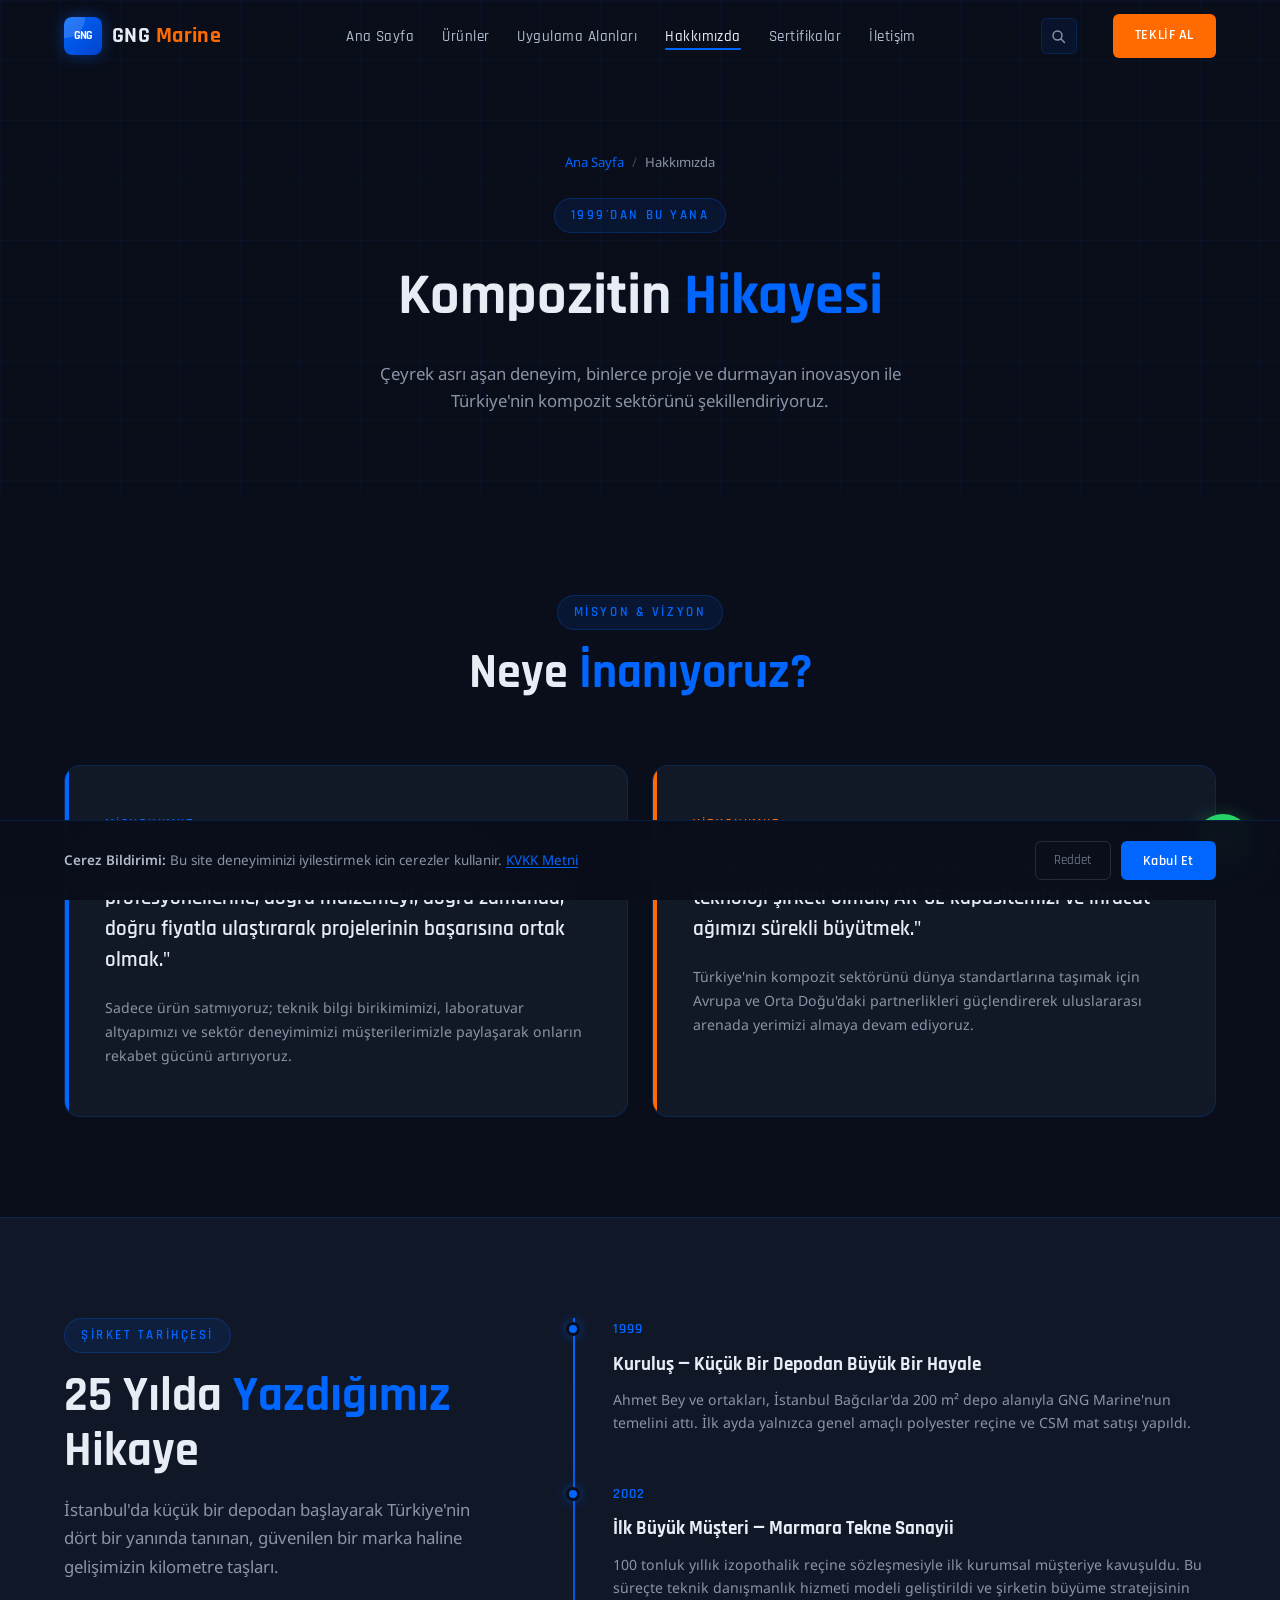
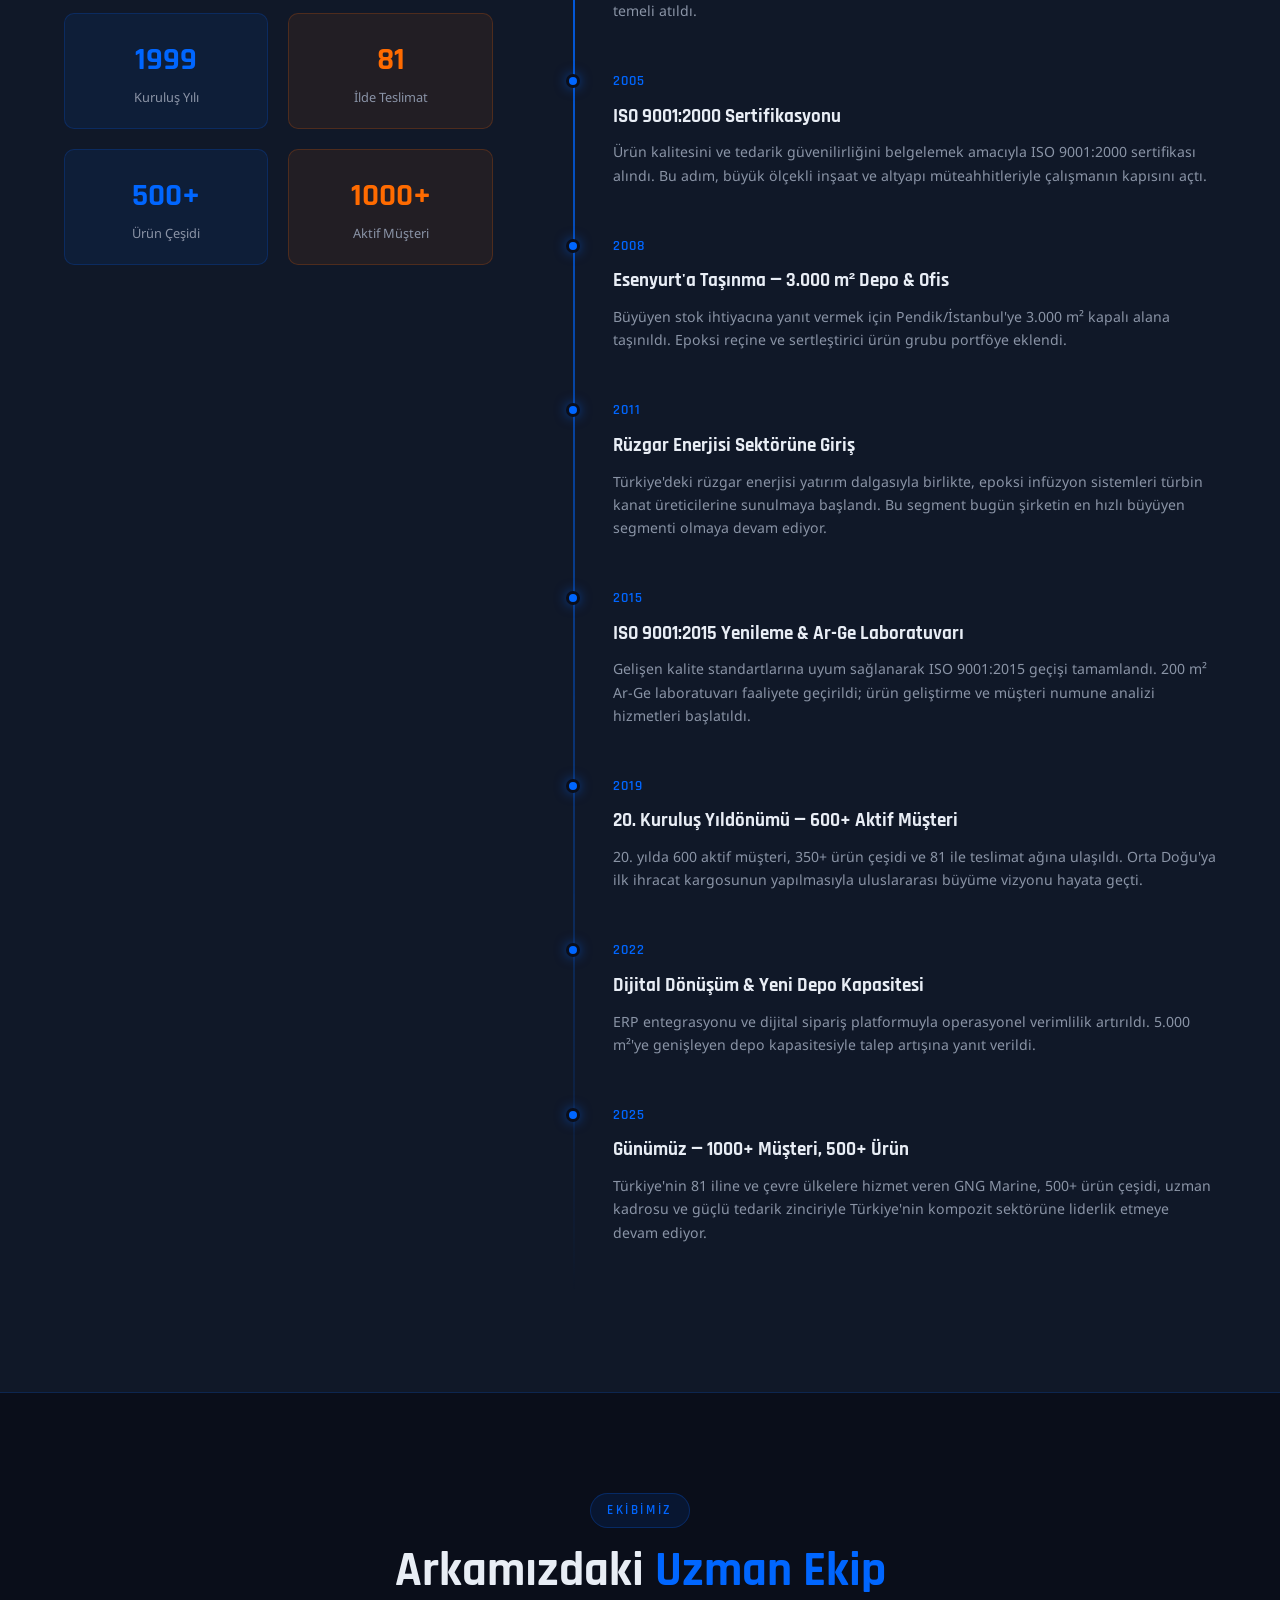
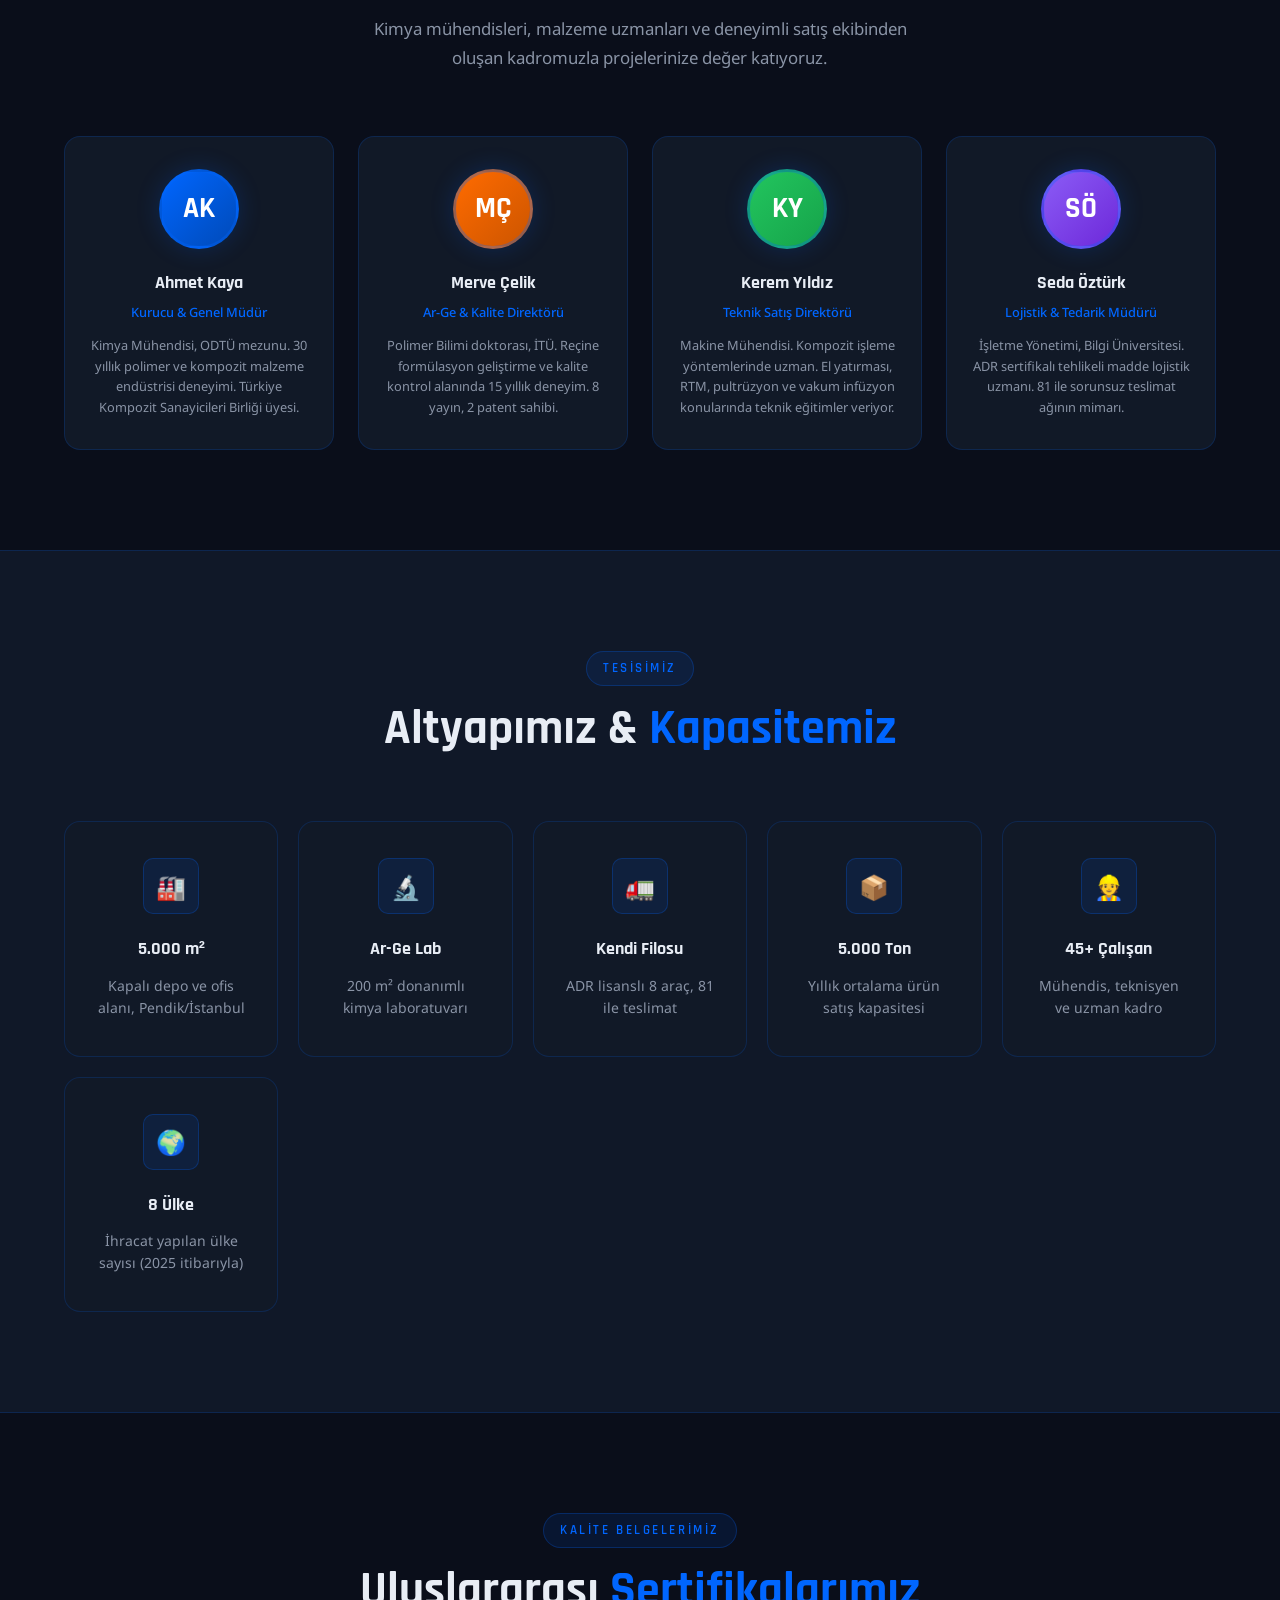
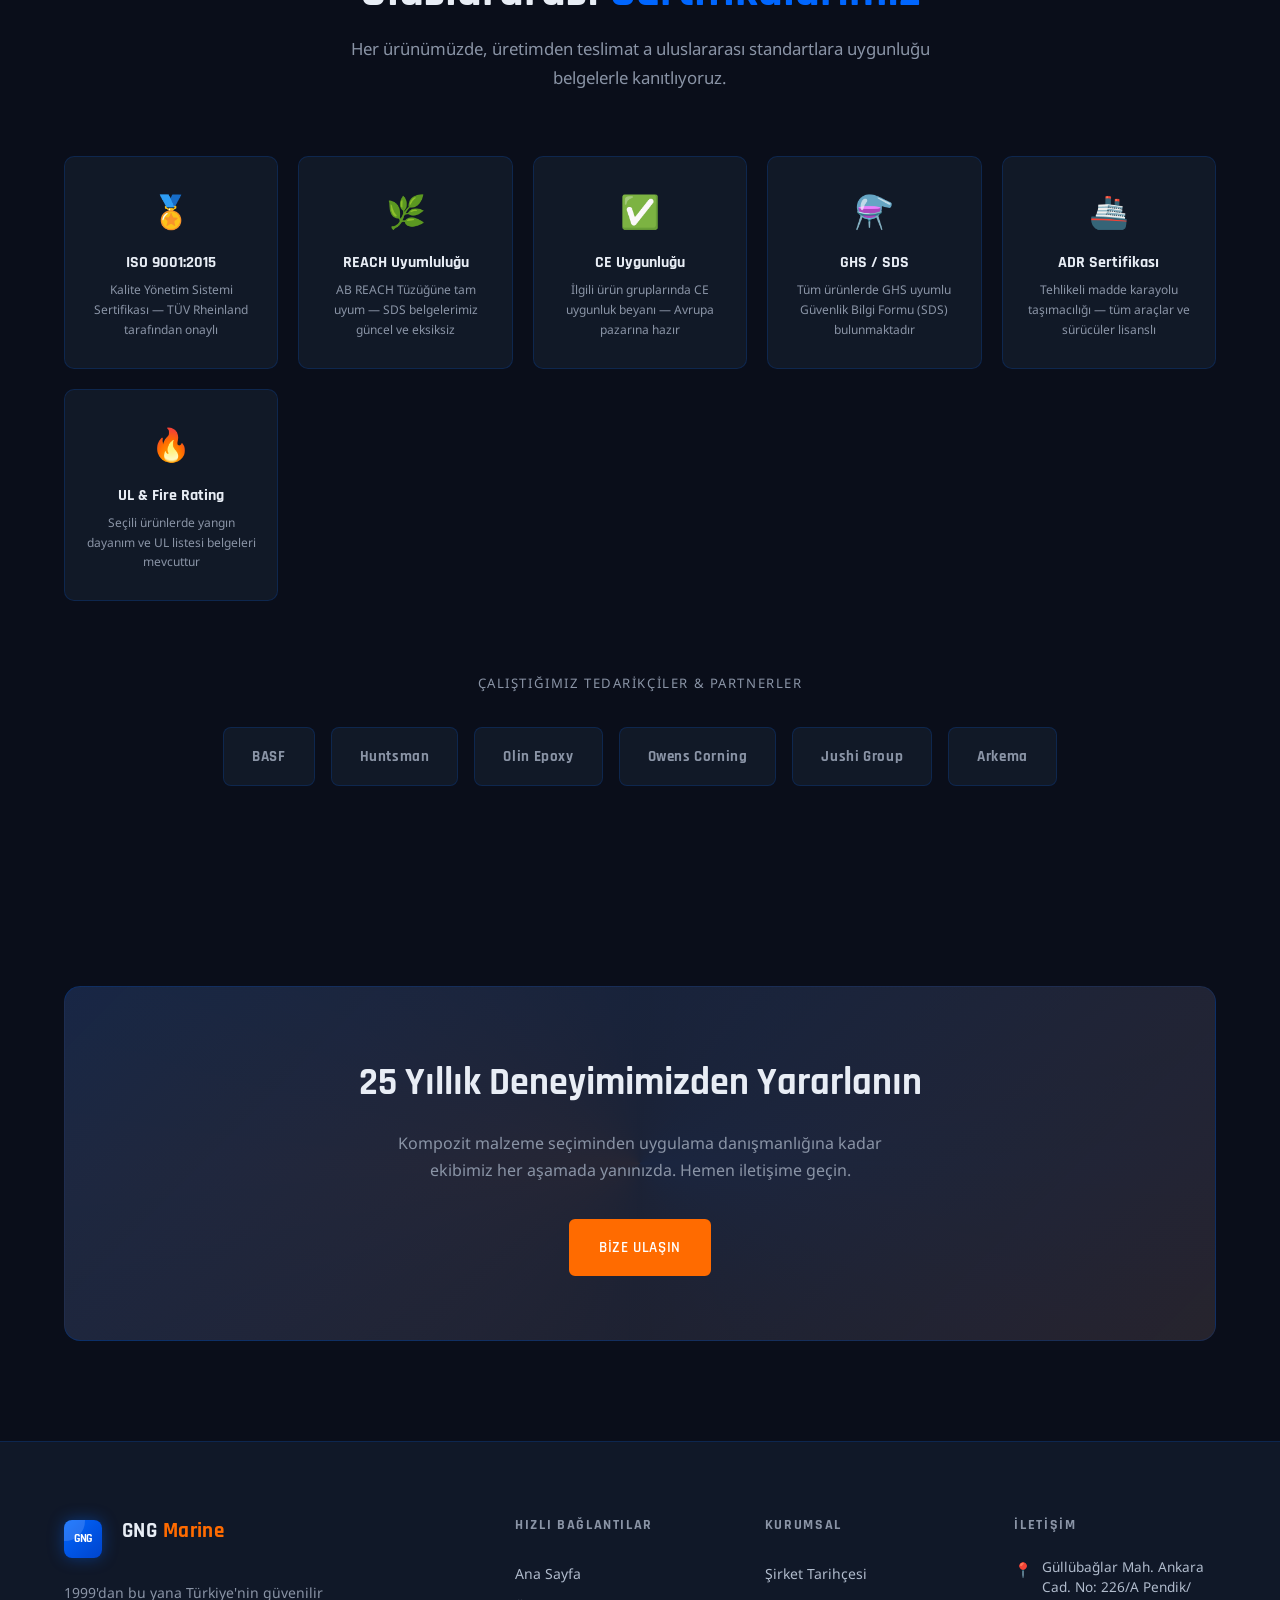
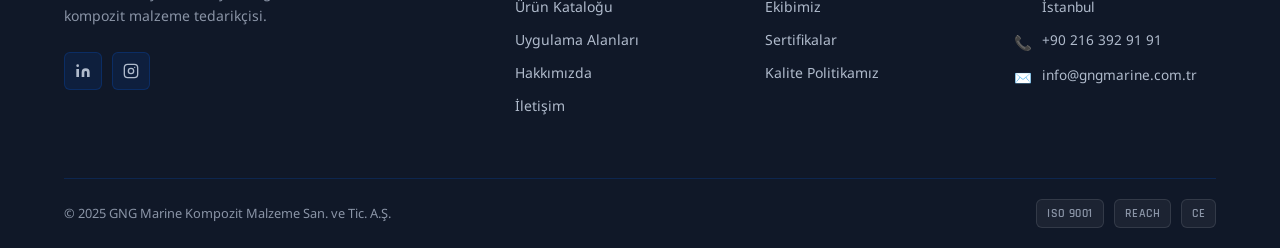
<file: hakkimizda.html>
<!DOCTYPE html>
<html lang="tr">
<head>
  <meta charset="UTF-8" />
  <meta name="viewport" content="width=device-width, initial-scale=1.0" />
  <title>Hakkımızda — GNG Marine | 1999'dan Bu Yana Kompozit Malzeme Uzmanı</title>
  <meta name="description" content="GNG Marine, 1999 yılında İstanbul'da kurulmuştur. 25 yıllık deneyim, ISO 9001:2015 sertifikası ve 1000+ mutlu müşteri ile Türkiye'nin lider kompozit malzeme tedarikçisiyiz." />
  <meta name="keywords" content="GNG Marine hakkında, kompozit malzeme firması Türkiye, polyester reçine üretici İstanbul, CTP malzeme tedarikçi, ISO 9001 kompozit" />
  <link rel="stylesheet" href="css/style.css" />
  <link rel="preconnect" href="https://fonts.googleapis.com" />
  <link rel="preconnect" href="https://fonts.gstatic.com" crossorigin />
  <link rel="icon" type="image/svg+xml" href="data:image/svg+xml,<svg xmlns='http://www.w3.org/2000/svg' viewBox='0 0 32 32'><rect width='32' height='32' rx='7' fill='%230066FF'/><text x='50%25' y='56%25' dominant-baseline='middle' text-anchor='middle' font-family='system-ui' font-weight='700' font-size='14' fill='white'>KP</text></svg>" />
</head>
<body class="dot-bg">
  <!-- PRELOADER -->
  <div class="preloader">
    <div class="preloader-logo">
      <div class="logo-mark" style="font-size:0.75rem;letter-spacing:-1px;">GNG</div>
      <span class="logo-text">GNG <span>Marine</span></span>
    </div>
    <div class="preloader-bar-wrap"><div class="preloader-bar"></div></div>
    <span class="preloader-text">Yukleniyor...</span>
  </div>

  <!-- SEARCH MODAL -->
  <div class="search-overlay" role="dialog" aria-modal="true">
    <div class="search-box">
      <div class="search-input-wrap">
        <svg class="search-icon" width="18" height="18" viewBox="0 0 18 18" fill="none"><circle cx="8" cy="8" r="5.5" stroke="currentColor" stroke-width="1.5"/><path d="M12.5 12.5L16 16" stroke="currentColor" stroke-width="1.5" stroke-linecap="round"/></svg>
        <input type="text" class="search-input" placeholder="Urun, kategori veya uygulama ara..." autocomplete="off" spellcheck="false" />
        <button class="search-close" aria-label="Kapat">x</button>
      </div>
      <div class="search-results"></div>
      <div class="search-hint">
        <span class="search-hint-tag">Polyester</span>
        <span class="search-hint-tag">Epoksi</span>
        <span class="search-hint-tag">Jelkot</span>
        <span class="search-hint-tag">Cam Elyaf</span>
        <span class="search-hint-tag">MEKP</span>
      </div>
    </div>
  </div>

  <!-- KVKK BANNER -->
  <div class="cookie-banner" role="region">
    <div class="container cookie-banner-inner">
      <p class="cookie-banner-text">
        <strong>Cerez Bildirimi:</strong> Bu site deneyiminizi iyilestirmek icin cerezler kullanir.
        <a href="hakkimizda.html">KVKK Metni</a>
      </p>
      <div class="cookie-banner-actions">
        <button class="cookie-btn-reject">Reddet</button>
        <button class="cookie-btn-accept">Kabul Et</button>
      </div>
    </div>
  </div>


  <!-- NAVBAR -->
  <nav class="navbar scrolled" id="navbar">
    <div class="container navbar-inner">
      <a href="index.html" class="navbar-logo">
        <div class="logo-mark" style="font-size:0.75rem;letter-spacing:-1px;">GNG</div>
        <span class="logo-text">GNG <span>Marine</span></span>
      </a>
      <ul class="navbar-nav">
        <li><a href="index.html" class="nav-link">Ana Sayfa</a></li>
        <li><a href="urunler.html" class="nav-link">Ürünler</a></li>
        <li><a href="uygulama-alanlari.html" class="nav-link">Uygulama Alanları</a></li>
        <li><a href="hakkimizda.html" class="nav-link active">Hakkımızda</a></li>
        <li><a href="hakkimizda.html#sertifikalar" class="nav-link">Sertifikalar</a></li>
        <li><a href="iletisim.html" class="nav-link">İletişim</a></li>
      </ul>
      <button class="navbar-search-btn" aria-label="Urun Ara" title="Urun Ara (Ctrl+K)">
        <svg width="15" height="15" viewBox="0 0 15 15" fill="none"><circle cx="6.5" cy="6.5" r="4.5" stroke="currentColor" stroke-width="1.4"/><path d="M10 10L13.5 13.5" stroke="currentColor" stroke-width="1.4" stroke-linecap="round"/></svg>
      </button>
            <a href="iletisim.html" class="navbar-cta">Teklif Al</a>
      <button class="hamburger" aria-label="Menü"><span></span><span></span><span></span></button>
    </div>
  </nav>
  <div class="mobile-nav">
    <a href="index.html" class="nav-link">Ana Sayfa</a>
    <a href="urunler.html" class="nav-link">Ürünler</a>
    <a href="uygulama-alanlari.html" class="nav-link">Uygulama Alanları</a>
    <a href="hakkimizda.html" class="nav-link">Hakkımızda</a>
    <a href="iletisim.html" class="nav-link">İletişim</a>
    <a href="iletisim.html" class="navbar-cta">Teklif Al</a>
  </div>

  <!-- PAGE HEADER -->
  <div class="page-header">
    <div class="container page-header-content">
      <div class="breadcrumb">
        <a href="index.html">Ana Sayfa</a>
        <span class="breadcrumb-sep">/</span>
        <span>Hakkımızda</span>
      </div>
      <span class="section-label">1999'dan Bu Yana</span>
      <h1 class="page-header-title">Kompozitin <span style="color:var(--color-accent-blue)">Hikayesi</span></h1>
      <p class="page-header-subtitle">Çeyrek asrı aşan deneyim, binlerce proje ve durmayan inovasyon ile Türkiye'nin kompozit sektörünü şekillendiriyoruz.</p>
    </div>
  </div>

  <!-- MİSYON & VİZYON -->
  <section class="section">
    <div class="container">
      <div class="section-header fade-in">
        <span class="section-label">Misyon &amp; Vizyon</span>
        <h2 class="section-title">Neye <span>İnanıyoruz?</span></h2>
      </div>
      <div class="mission-vision-grid fade-in">
        <div class="mv-card mission">
          <div class="mv-label">Misyonumuz</div>
          <div class="mv-text">
            "Türkiye'deki ve bölgedeki kompozit sektörü profesyonellerine; doğru malzemeyi, doğru zamanda, doğru fiyatla ulaştırarak projelerinin başarısına ortak olmak."
          </div>
          <p style="font-size:0.88rem; color:var(--color-text-muted); margin-top:20px; line-height:1.7;">Sadece ürün satmıyoruz; teknik bilgi birikimimizi, laboratuvar altyapımızı ve sektör deneyimimizi müşterilerimizle paylaşarak onların rekabet gücünü artırıyoruz.</p>
        </div>
        <div class="mv-card vision">
          <div class="mv-label">Vizyonumuz</div>
          <div class="mv-text">
            "2030 yılına kadar bölgenin lider kompozit malzeme teknoloji şirketi olmak; AR-GE kapasitemizi ve ihracat ağımızı sürekli büyütmek."
          </div>
          <p style="font-size:0.88rem; color:var(--color-text-muted); margin-top:20px; line-height:1.7;">Türkiye'nin kompozit sektörünü dünya standartlarına taşımak için Avrupa ve Orta Doğu'daki partnerlikleri güçlendirerek uluslararası arenada yerimizi almaya devam ediyoruz.</p>
        </div>
      </div>
    </div>
  </section>

  <!-- TARİHÇE -->
  <section class="section" style="background:var(--color-bg-secondary); border-top:1px solid var(--color-border); border-bottom:1px solid var(--color-border);">
    <div class="container">
      <div style="display:grid; grid-template-columns: 1fr 1.5fr; gap:80px; align-items:start;">
        <div class="fade-in-left" style="position:sticky; top:calc(var(--nav-height) + 40px);">
          <span class="section-label">Şirket Tarihçesi</span>
          <h2 class="section-title">25 Yılda <span>Yazdığımız</span> Hikaye</h2>
          <p class="section-subtitle" style="text-align:left; margin-inline:0; margin-bottom:32px;">İstanbul'da küçük bir depodan başlayarak Türkiye'nin dört bir yanında tanınan, güvenilen bir marka haline gelişimizin kilometre taşları.</p>
          <div style="display:grid; grid-template-columns:1fr 1fr; gap:20px;">
            <div style="background:rgba(0,102,255,0.08); border:1px solid rgba(0,102,255,0.2); border-radius:10px; padding:20px; text-align:center;">
              <div style="font-family:var(--font-heading); font-size:2rem; font-weight:700; color:var(--color-accent-blue);">1999</div>
              <div style="font-size:0.8rem; color:var(--color-text-muted);">Kuruluş Yılı</div>
            </div>
            <div style="background:rgba(255,107,0,0.08); border:1px solid rgba(255,107,0,0.2); border-radius:10px; padding:20px; text-align:center;">
              <div style="font-family:var(--font-heading); font-size:2rem; font-weight:700; color:var(--color-accent-orange);">81</div>
              <div style="font-size:0.8rem; color:var(--color-text-muted);">İlde Teslimat</div>
            </div>
            <div style="background:rgba(0,102,255,0.08); border:1px solid rgba(0,102,255,0.2); border-radius:10px; padding:20px; text-align:center;">
              <div style="font-family:var(--font-heading); font-size:2rem; font-weight:700; color:var(--color-accent-blue);">500+</div>
              <div style="font-size:0.8rem; color:var(--color-text-muted);">Ürün Çeşidi</div>
            </div>
            <div style="background:rgba(255,107,0,0.08); border:1px solid rgba(255,107,0,0.2); border-radius:10px; padding:20px; text-align:center;">
              <div style="font-family:var(--font-heading); font-size:2rem; font-weight:700; color:var(--color-accent-orange);">1000+</div>
              <div style="font-size:0.8rem; color:var(--color-text-muted);">Aktif Müşteri</div>
            </div>
          </div>
        </div>

        <div class="timeline fade-in-right">
          <div class="timeline-item">
            <div class="timeline-year">1999</div>
            <h3 class="timeline-title">Kuruluş — Küçük Bir Depodan Büyük Bir Hayale</h3>
            <p class="timeline-desc">Ahmet Bey ve ortakları, İstanbul Bağcılar'da 200 m² depo alanıyla GNG Marine'nun temelini attı. İlk ayda yalnızca genel amaçlı polyester reçine ve CSM mat satışı yapıldı.</p>
          </div>

          <div class="timeline-item">
            <div class="timeline-year">2002</div>
            <h3 class="timeline-title">İlk Büyük Müşteri — Marmara Tekne Sanayii</h3>
            <p class="timeline-desc">100 tonluk yıllık izopothalik reçine sözleşmesiyle ilk kurumsal müşteriye kavuşuldu. Bu süreçte teknik danışmanlık hizmeti modeli geliştirildi ve şirketin büyüme stratejisinin temeli atıldı.</p>
          </div>

          <div class="timeline-item">
            <div class="timeline-year">2005</div>
            <h3 class="timeline-title">ISO 9001:2000 Sertifikasyonu</h3>
            <p class="timeline-desc">Ürün kalitesini ve tedarik güvenilirliğini belgelemek amacıyla ISO 9001:2000 sertifikası alındı. Bu adım, büyük ölçekli inşaat ve altyapı müteahhitleriyle çalışmanın kapısını açtı.</p>
          </div>

          <div class="timeline-item">
            <div class="timeline-year">2008</div>
            <h3 class="timeline-title">Esenyurt'a Taşınma — 3.000 m² Depo &amp; Ofis</h3>
            <p class="timeline-desc">Büyüyen stok ihtiyacına yanıt vermek için Pendik/İstanbul'ye 3.000 m² kapalı alana taşınıldı. Epoksi reçine ve sertleştirici ürün grubu portföye eklendi.</p>
          </div>

          <div class="timeline-item">
            <div class="timeline-year">2011</div>
            <h3 class="timeline-title">Rüzgar Enerjisi Sektörüne Giriş</h3>
            <p class="timeline-desc">Türkiye'deki rüzgar enerjisi yatırım dalgasıyla birlikte, epoksi infüzyon sistemleri türbin kanat üreticilerine sunulmaya başlandı. Bu segment bugün şirketin en hızlı büyüyen segmenti olmaya devam ediyor.</p>
          </div>

          <div class="timeline-item">
            <div class="timeline-year">2015</div>
            <h3 class="timeline-title">ISO 9001:2015 Yenileme &amp; Ar-Ge Laboratuvarı</h3>
            <p class="timeline-desc">Gelişen kalite standartlarına uyum sağlanarak ISO 9001:2015 geçişi tamamlandı. 200 m² Ar-Ge laboratuvarı faaliyete geçirildi; ürün geliştirme ve müşteri numune analizi hizmetleri başlatıldı.</p>
          </div>

          <div class="timeline-item">
            <div class="timeline-year">2019</div>
            <h3 class="timeline-title">20. Kuruluş Yıldönümü — 600+ Aktif Müşteri</h3>
            <p class="timeline-desc">20. yılda 600 aktif müşteri, 350+ ürün çeşidi ve 81 ile teslimat ağına ulaşıldı. Orta Doğu'ya ilk ihracat kargosunun yapılmasıyla uluslararası büyüme vizyonu hayata geçti.</p>
          </div>

          <div class="timeline-item">
            <div class="timeline-year">2022</div>
            <h3 class="timeline-title">Dijital Dönüşüm &amp; Yeni Depo Kapasitesi</h3>
            <p class="timeline-desc">ERP entegrasyonu ve dijital sipariş platformuyla operasyonel verimlilik artırıldı. 5.000 m²'ye genişleyen depo kapasitesiyle talep artışına yanıt verildi.</p>
          </div>

          <div class="timeline-item">
            <div class="timeline-year">2025</div>
            <h3 class="timeline-title">Günümüz — 1000+ Müşteri, 500+ Ürün</h3>
            <p class="timeline-desc">Türkiye'nin 81 iline ve çevre ülkelere hizmet veren GNG Marine, 500+ ürün çeşidi, uzman kadrosu ve güçlü tedarik zinciriyle Türkiye'nin kompozit sektörüne liderlik etmeye devam ediyor.</p>
          </div>
        </div>
      </div>
    </div>
  </section>

  <!-- EKİP -->
  <section class="section">
    <div class="container">
      <div class="section-header fade-in">
        <span class="section-label">Ekibimiz</span>
        <h2 class="section-title">Arkamızdaki <span>Uzman Ekip</span></h2>
        <p class="section-subtitle">Kimya mühendisleri, malzeme uzmanları ve deneyimli satış ekibinden oluşan kadromuzla projelerinize değer katıyoruz.</p>
      </div>
      <div class="team-grid">
        <div class="team-card fade-in stagger-1">
          <div class="team-avatar" style="background:linear-gradient(135deg, #0066FF, #004AB8);">AK</div>
          <div class="team-name">Ahmet Kaya</div>
          <div class="team-role">Kurucu &amp; Genel Müdür</div>
          <p class="team-bio">Kimya Mühendisi, ODTÜ mezunu. 30 yıllık polimer ve kompozit malzeme endüstrisi deneyimi. Türkiye Kompozit Sanayicileri Birliği üyesi.</p>
        </div>
        <div class="team-card fade-in stagger-2">
          <div class="team-avatar" style="background:linear-gradient(135deg, #FF6B00, #CC5500);">MÇ</div>
          <div class="team-name">Merve Çelik</div>
          <div class="team-role">Ar-Ge &amp; Kalite Direktörü</div>
          <p class="team-bio">Polimer Bilimi doktorası, İTÜ. Reçine formülasyon geliştirme ve kalite kontrol alanında 15 yıllık deneyim. 8 yayın, 2 patent sahibi.</p>
        </div>
        <div class="team-card fade-in stagger-3">
          <div class="team-avatar" style="background:linear-gradient(135deg, #22C55E, #16A34A);">KY</div>
          <div class="team-name">Kerem Yıldız</div>
          <div class="team-role">Teknik Satış Direktörü</div>
          <p class="team-bio">Makine Mühendisi. Kompozit işleme yöntemlerinde uzman. El yatırması, RTM, pultrüzyon ve vakum infüzyon konularında teknik eğitimler veriyor.</p>
        </div>
        <div class="team-card fade-in stagger-4">
          <div class="team-avatar" style="background:linear-gradient(135deg, #8B5CF6, #6D28D9);">SÖ</div>
          <div class="team-name">Seda Öztürk</div>
          <div class="team-role">Lojistik &amp; Tedarik Müdürü</div>
          <p class="team-bio">İşletme Yönetimi, Bilgi Üniversitesi. ADR sertifikalı tehlikeli madde lojistik uzmanı. 81 ile sorunsuz teslimat ağının mimarı.</p>
        </div>
      </div>
    </div>
  </section>

  <!-- TESİS & RAKAMLAR -->
  <section class="section" style="background:var(--color-bg-secondary); border-top:1px solid var(--color-border); border-bottom:1px solid var(--color-border);">
    <div class="container">
      <div class="section-header fade-in">
        <span class="section-label">Tesisimiz</span>
        <h2 class="section-title">Altyapımız &amp; <span>Kapasitemiz</span></h2>
      </div>
      <div style="display:grid; grid-template-columns: repeat(auto-fill, minmax(200px, 1fr)); gap:20px;" class="fade-in">
        <div class="feature-card" style="text-align:center;">
          <div class="feature-icon">🏭</div>
          <h3 class="feature-title">5.000 m²</h3>
          <p class="feature-desc">Kapalı depo ve ofis alanı, Pendik/İstanbul</p>
        </div>
        <div class="feature-card" style="text-align:center;">
          <div class="feature-icon">🔬</div>
          <h3 class="feature-title">Ar-Ge Lab</h3>
          <p class="feature-desc">200 m² donanımlı kimya laboratuvarı</p>
        </div>
        <div class="feature-card" style="text-align:center;">
          <div class="feature-icon">🚛</div>
          <h3 class="feature-title">Kendi Filosu</h3>
          <p class="feature-desc">ADR lisanslı 8 araç, 81 ile teslimat</p>
        </div>
        <div class="feature-card" style="text-align:center;">
          <div class="feature-icon">📦</div>
          <h3 class="feature-title">5.000 Ton</h3>
          <p class="feature-desc">Yıllık ortalama ürün satış kapasitesi</p>
        </div>
        <div class="feature-card" style="text-align:center;">
          <div class="feature-icon">👷</div>
          <h3 class="feature-title">45+ Çalışan</h3>
          <p class="feature-desc">Mühendis, teknisyen ve uzman kadro</p>
        </div>
        <div class="feature-card" style="text-align:center;">
          <div class="feature-icon">🌍</div>
          <h3 class="feature-title">8 Ülke</h3>
          <p class="feature-desc">İhracat yapılan ülke sayısı (2025 itibarıyla)</p>
        </div>
      </div>
    </div>
  </section>

  <!-- SERTİFİKALAR -->
  <section class="section" id="sertifikalar">
    <div class="container">
      <div class="section-header fade-in">
        <span class="section-label">Kalite Belgelerimiz</span>
        <h2 class="section-title">Uluslararası <span>Sertifikalarımız</span></h2>
        <p class="section-subtitle">Her ürünümüzde, üretimden teslimat a uluslararası standartlara uygunluğu belgelerle kanıtlıyoruz.</p>
      </div>
      <div class="cert-grid">
        <div class="cert-card fade-in stagger-1">
          <span class="cert-icon">🏅</span>
          <div class="cert-name">ISO 9001:2015</div>
          <p class="cert-desc">Kalite Yönetim Sistemi Sertifikası — TÜV Rheinland tarafından onaylı</p>
        </div>
        <div class="cert-card fade-in stagger-2">
          <span class="cert-icon">🌿</span>
          <div class="cert-name">REACH Uyumluluğu</div>
          <p class="cert-desc">AB REACH Tüzüğüne tam uyum — SDS belgelerimiz güncel ve eksiksiz</p>
        </div>
        <div class="cert-card fade-in stagger-3">
          <span class="cert-icon">✅</span>
          <div class="cert-name">CE Uygunluğu</div>
          <p class="cert-desc">İlgili ürün gruplarında CE uygunluk beyanı — Avrupa pazarına hazır</p>
        </div>
        <div class="cert-card fade-in stagger-4">
          <span class="cert-icon">⚗️</span>
          <div class="cert-name">GHS / SDS</div>
          <p class="cert-desc">Tüm ürünlerde GHS uyumlu Güvenlik Bilgi Formu (SDS) bulunmaktadır</p>
        </div>
        <div class="cert-card fade-in stagger-5">
          <span class="cert-icon">🚢</span>
          <div class="cert-name">ADR Sertifikası</div>
          <p class="cert-desc">Tehlikeli madde karayolu taşımacılığı — tüm araçlar ve sürücüler lisanslı</p>
        </div>
        <div class="cert-card fade-in stagger-6">
          <span class="cert-icon">🔥</span>
          <div class="cert-name">UL &amp; Fire Rating</div>
          <p class="cert-desc">Seçili ürünlerde yangın dayanım ve UL listesi belgeleri mevcuttur</p>
        </div>
      </div>

      <!-- Partner logos strip -->
      <div style="margin-top:72px;" class="fade-in">
        <p style="text-align:center; font-size:0.82rem; letter-spacing:0.12em; text-transform:uppercase; color:var(--color-text-muted); margin-bottom:32px;">Çalıştığımız Tedarikçiler &amp; Partnerler</p>
        <div style="display:flex; gap:16px; flex-wrap:wrap; justify-content:center; align-items:center;">
          <div style="background:var(--color-bg-card); border:1px solid var(--color-border); border-radius:8px; padding:16px 28px; font-family:var(--font-heading); font-weight:700; color:var(--color-text-muted); font-size:0.95rem; letter-spacing:0.04em;">BASF</div>
          <div style="background:var(--color-bg-card); border:1px solid var(--color-border); border-radius:8px; padding:16px 28px; font-family:var(--font-heading); font-weight:700; color:var(--color-text-muted); font-size:0.95rem; letter-spacing:0.04em;">Huntsman</div>
          <div style="background:var(--color-bg-card); border:1px solid var(--color-border); border-radius:8px; padding:16px 28px; font-family:var(--font-heading); font-weight:700; color:var(--color-text-muted); font-size:0.95rem; letter-spacing:0.04em;">Olin Epoxy</div>
          <div style="background:var(--color-bg-card); border:1px solid var(--color-border); border-radius:8px; padding:16px 28px; font-family:var(--font-heading); font-weight:700; color:var(--color-text-muted); font-size:0.95rem; letter-spacing:0.04em;">Owens Corning</div>
          <div style="background:var(--color-bg-card); border:1px solid var(--color-border); border-radius:8px; padding:16px 28px; font-family:var(--font-heading); font-weight:700; color:var(--color-text-muted); font-size:0.95rem; letter-spacing:0.04em;">Jushi Group</div>
          <div style="background:var(--color-bg-card); border:1px solid var(--color-border); border-radius:8px; padding:16px 28px; font-family:var(--font-heading); font-weight:700; color:var(--color-text-muted); font-size:0.95rem; letter-spacing:0.04em;">Arkema</div>
        </div>
      </div>
    </div>
  </section>

  <!-- CTA -->
  <section class="section">
    <div class="container">
      <div class="cta-banner fade-in">
        <h2 class="cta-banner-title">25 Yıllık Deneyimimizden Yararlanın</h2>
        <p class="cta-banner-subtitle">Kompozit malzeme seçiminden uygulama danışmanlığına kadar ekibimiz her aşamada yanınızda. Hemen iletişime geçin.</p>
        <a href="iletisim.html" class="btn btn-orange">Bize Ulaşın</a>
      </div>
    </div>
  </section>

  <!-- FOOTER -->
  <footer class="footer">
    <div class="container">
      <div class="footer-grid">
        <div class="footer-brand">
          <a href="index.html" class="navbar-logo" style="margin-bottom:16px; display:inline-flex;">
            <div class="logo-mark" style="font-size:0.75rem;letter-spacing:-1px;">GNG</div>
            <span class="logo-text" style="font-size:1.3rem; margin-left:10px;">GNG <span>Marine</span></span>
          </a>
          <p class="footer-tagline">1999'dan bu yana Türkiye'nin güvenilir kompozit malzeme tedarikçisi.</p>
          <div class="footer-socials">
            <a href="#" class="social-link" aria-label="LinkedIn"><svg width="16" height="16" viewBox="0 0 24 24" fill="currentColor"><path d="M16 8a6 6 0 016 6v7h-4v-7a2 2 0 00-2-2 2 2 0 00-2 2v7h-4v-7a6 6 0 016-6zM2 9h4v12H2z"/><circle cx="4" cy="4" r="2"/></svg></a>
            <a href="#" class="social-link" aria-label="Instagram"><svg width="16" height="16" viewBox="0 0 24 24" fill="none" stroke="currentColor" stroke-width="2"><rect x="2" y="2" width="20" height="20" rx="5"/><circle cx="12" cy="12" r="4"/><circle cx="17.5" cy="6.5" r="1" fill="currentColor" stroke="none"/></svg></a>
          </div>
        </div>
        <div>
          <h4 class="footer-col-title">Hızlı Bağlantılar</h4>
          <nav class="footer-nav">
            <a href="index.html">Ana Sayfa</a>
            <a href="urunler.html">Ürün Kataloğu</a>
            <a href="uygulama-alanlari.html">Uygulama Alanları</a>
            <a href="hakkimizda.html">Hakkımızda</a>
            <a href="iletisim.html">İletişim</a>
          </nav>
        </div>
        <div>
          <h4 class="footer-col-title">Kurumsal</h4>
          <nav class="footer-nav">
            <a href="hakkimizda.html">Şirket Tarihçesi</a>
            <a href="hakkimizda.html">Ekibimiz</a>
            <a href="hakkimizda.html#sertifikalar">Sertifikalar</a>
            <a href="hakkimizda.html#sertifikalar">Kalite Politikamız</a>
          </nav>
        </div>
        <div>
          <h4 class="footer-col-title">İletişim</h4>
          <div class="footer-contact-item"><span class="footer-contact-icon">📍</span><span>Güllübağlar Mah. Ankara Cad. No: 226/A Pendik/İstanbul</span></div>
          <div class="footer-contact-item"><span class="footer-contact-icon">📞</span><span>+90 216 392 91 91</span></div>
          <div class="footer-contact-item"><span class="footer-contact-icon">✉️</span><span>info@gngmarine.com.tr</span></div>
        </div>
      </div>
      <div class="footer-bottom">
        <p class="footer-bottom-text">© 2025 GNG Marine Kompozit Malzeme San. ve Tic. A.Ş.</p>
        <div class="footer-cert-badges"><span class="cert-badge">ISO 9001</span><span class="cert-badge">REACH</span><span class="cert-badge">CE</span></div>
      </div>
    </div>
  </footer>

  <button class="back-to-top" aria-label="Yukari Cik">
    <svg width="16" height="16" viewBox="0 0 16 16" fill="none"><path d="M8 12V4M4 8l4-4 4 4" stroke="currentColor" stroke-width="1.5" stroke-linecap="round" stroke-linejoin="round"/></svg>
  </button>

  <a href="https://wa.me/905323891405" class="whatsapp-float" aria-label="WhatsApp" target="_blank" rel="noopener">
    <svg viewBox="0 0 32 32" fill="white"><path d="M16 3C9.373 3 4 8.373 4 15c0 2.385.668 4.61 1.832 6.5L4 29l7.77-1.818A12.93 12.93 0 0016 27c6.627 0 12-5.373 12-12S22.627 3 16 3zm6.09 16.64c-.254.714-1.494 1.403-2.044 1.456-.55.053-1.065.246-3.593-.748-3.02-1.198-4.95-4.28-5.1-4.48-.15-.198-1.2-1.597-1.2-3.047s.762-2.163 1.032-2.459c.27-.295.588-.368.784-.368s.392.003.565.01c.182.008.425-.068.665.508.254.608.862 2.1.937 2.253.075.152.126.33.025.53-.1.202-.15.328-.297.506-.148.178-.31.398-.443.534-.148.15-.302.312-.13.613.173.3.767 1.264 1.645 2.046 1.13 1.007 2.082 1.32 2.376 1.472.295.152.467.127.64-.076.172-.202.738-.862.935-1.158.196-.296.393-.247.663-.148.27.1 1.714.808 2.008.956.295.15.49.224.563.35.073.127.073.735-.18 1.449z"/></svg>
  </a>
  <script src="js/main.js"></script>
</body>
</html>
</file>
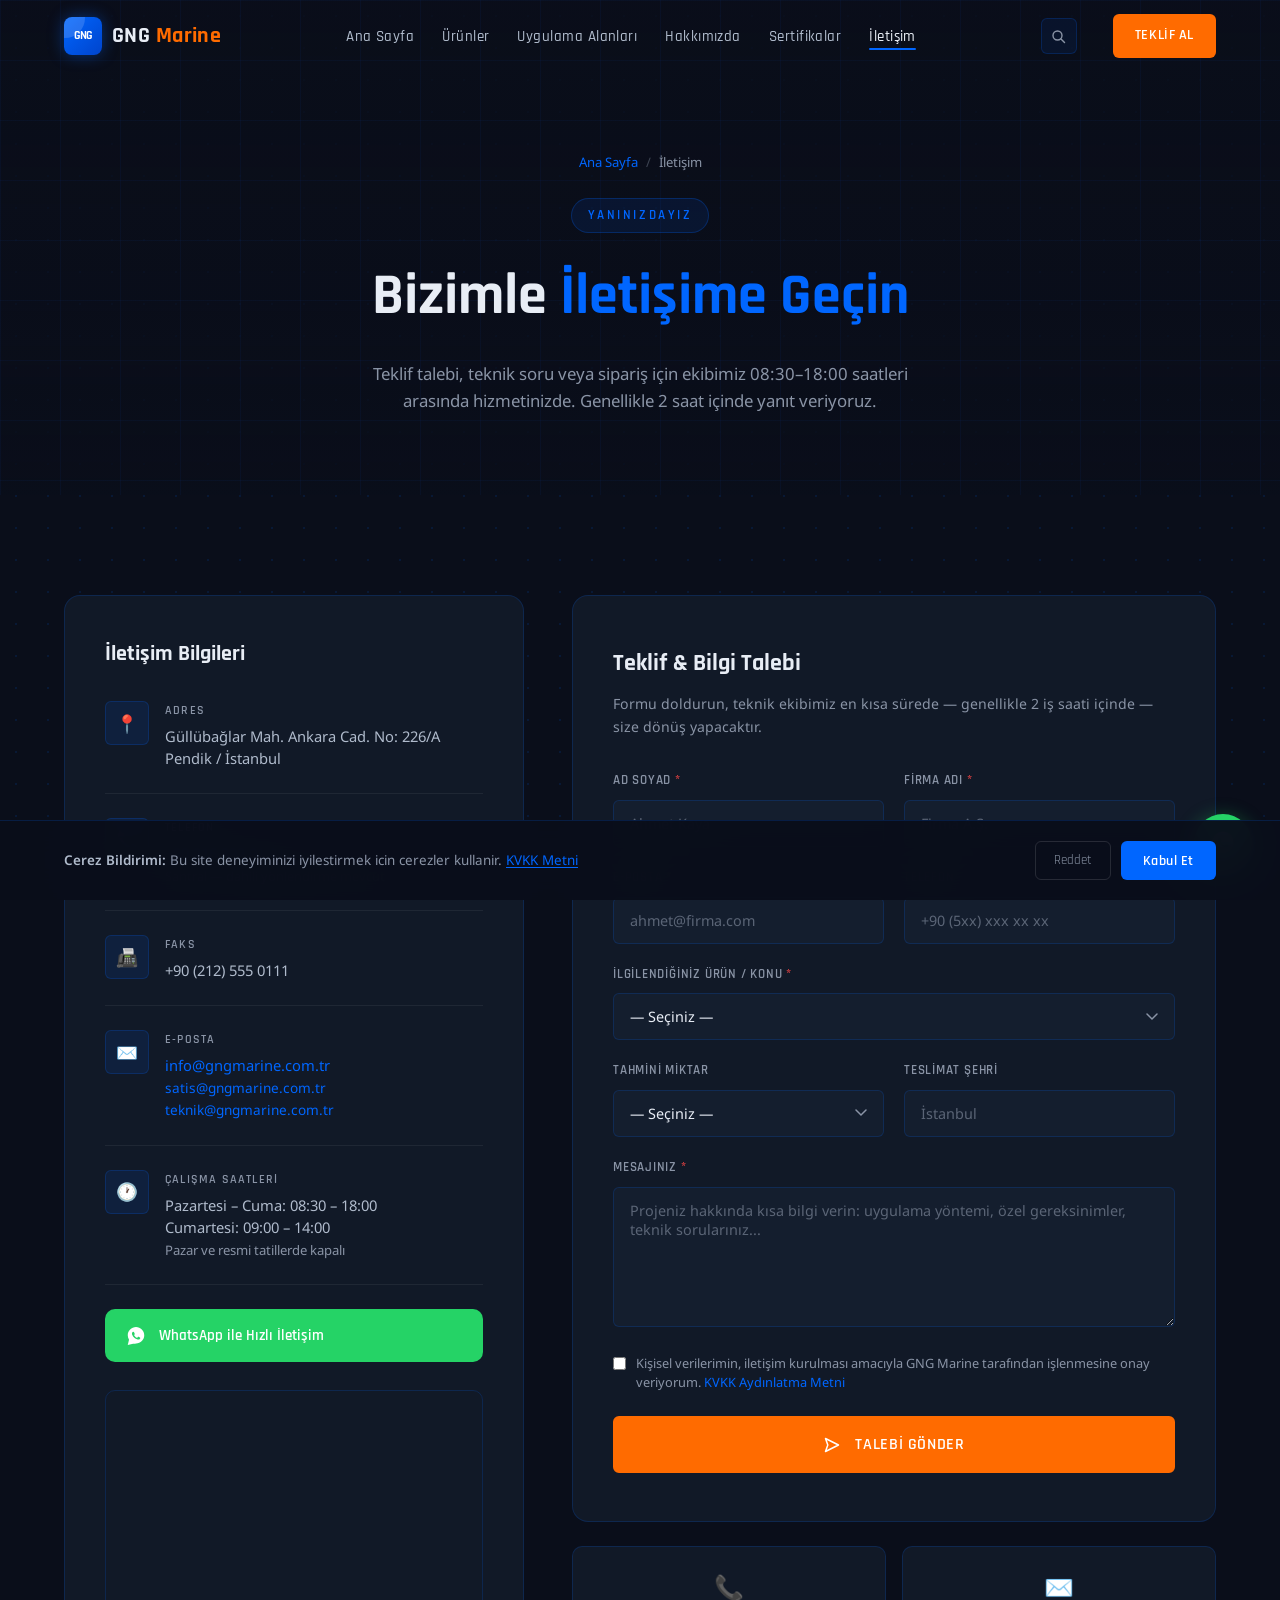
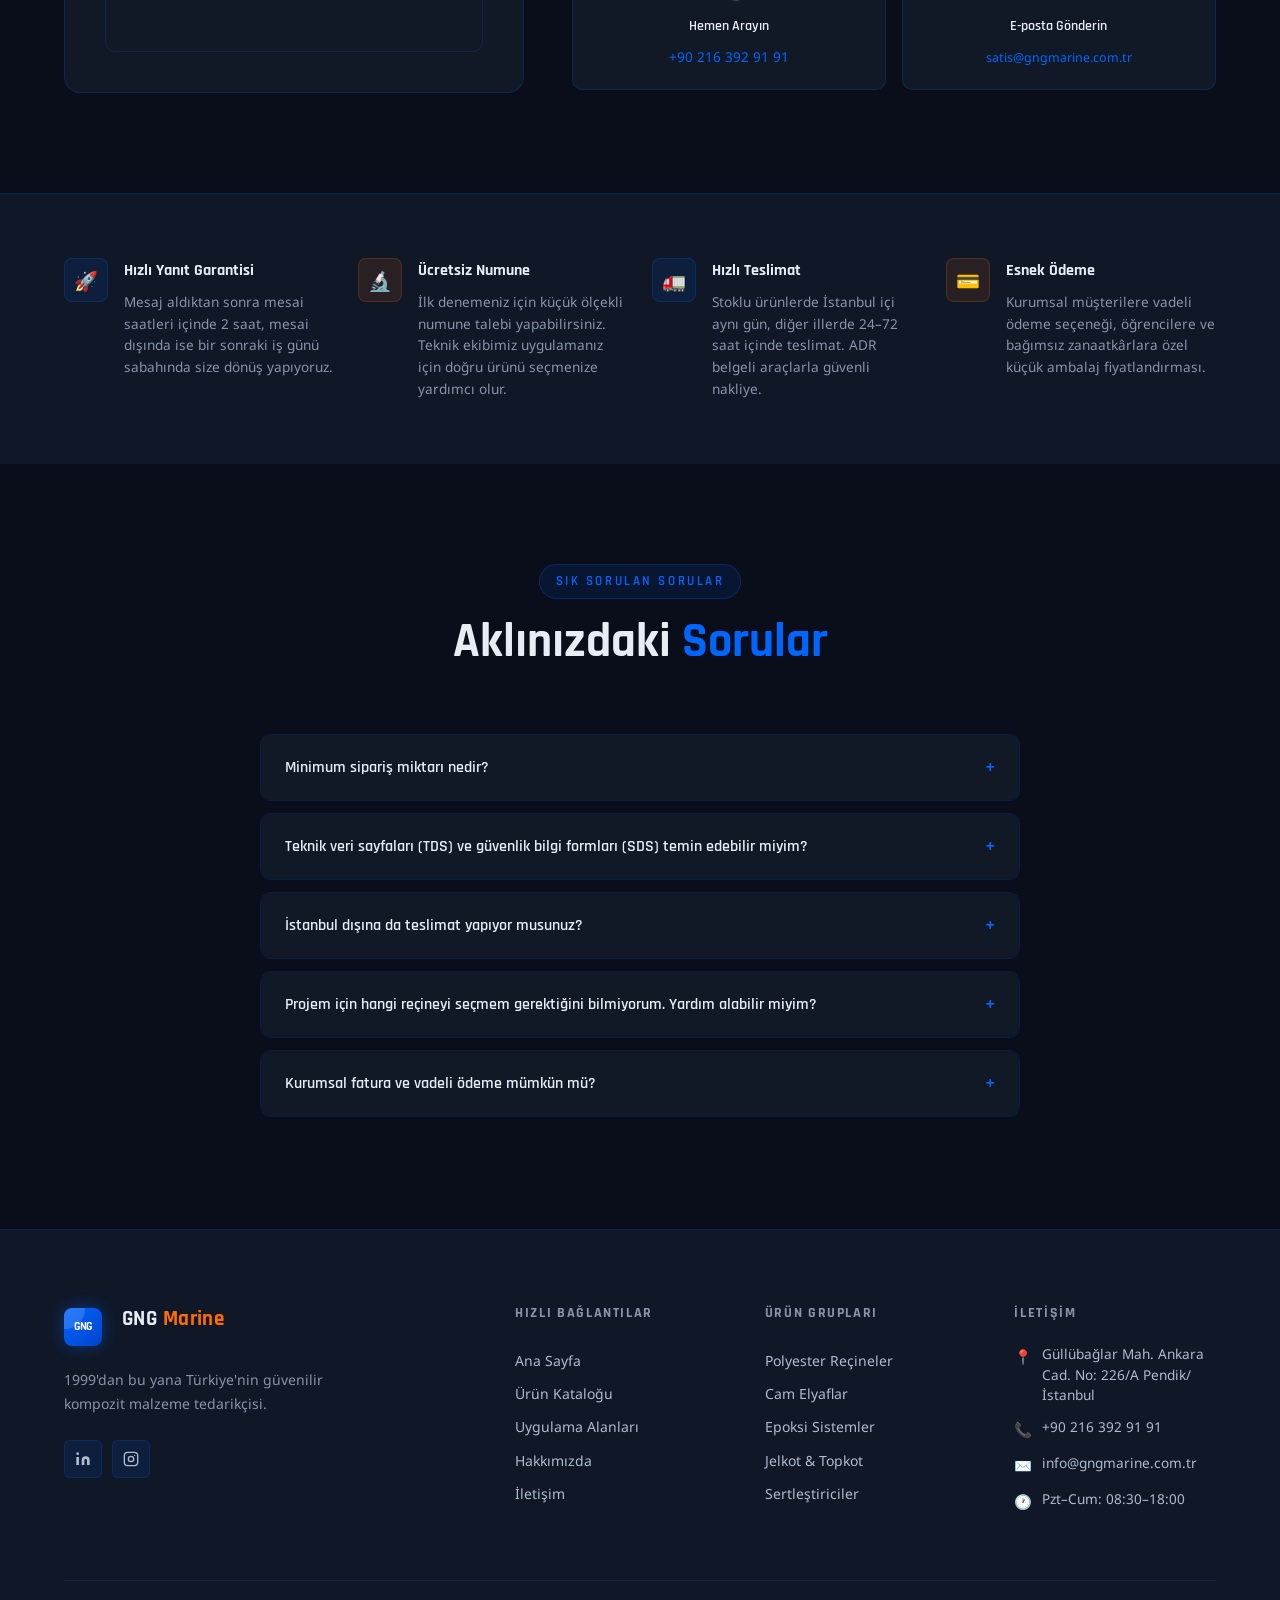
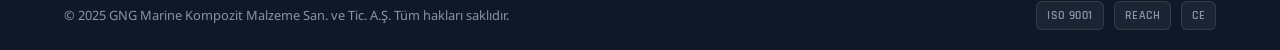
<file: iletisim.html>
<!DOCTYPE html>
<html lang="tr">
<head>
  <meta charset="UTF-8" />
  <meta name="viewport" content="width=device-width, initial-scale=1.0" />
  <title>İletişim — GNG Marine | Teklif, Teknik Destek &amp; Sipariş</title>
  <meta name="description" content="GNG Marine ile iletişime geçin. Polyester reçine, cam elyaf, epoksi ve jelkot ürünleri için teklif, teknik destek veya sipariş bilgisi alın. İstanbul merkezli, 81 ile teslimat." />
  <meta name="keywords" content="kompozit malzeme teklif, polyester reçine fiyat, epoksi reçine nereden alınır, GNG Marine iletişim, kompozit malzeme İstanbul" />
  <link rel="stylesheet" href="css/style.css" />
  <link rel="preconnect" href="https://fonts.googleapis.com" />
  <link rel="preconnect" href="https://fonts.gstatic.com" crossorigin />
  <link rel="icon" type="image/svg+xml" href="data:image/svg+xml,<svg xmlns='http://www.w3.org/2000/svg' viewBox='0 0 32 32'><rect width='32' height='32' rx='7' fill='%230066FF'/><text x='50%25' y='56%25' dominant-baseline='middle' text-anchor='middle' font-family='system-ui' font-weight='700' font-size='14' fill='white'>KP</text></svg>" />
</head>
<body class="dot-bg">
  <!-- PRELOADER -->
  <div class="preloader">
    <div class="preloader-logo">
      <div class="logo-mark" style="font-size:0.75rem;letter-spacing:-1px;">GNG</div>
      <span class="logo-text">GNG <span>Marine</span></span>
    </div>
    <div class="preloader-bar-wrap"><div class="preloader-bar"></div></div>
    <span class="preloader-text">Yukleniyor...</span>
  </div>

  <!-- SEARCH MODAL -->
  <div class="search-overlay" role="dialog" aria-modal="true">
    <div class="search-box">
      <div class="search-input-wrap">
        <svg class="search-icon" width="18" height="18" viewBox="0 0 18 18" fill="none"><circle cx="8" cy="8" r="5.5" stroke="currentColor" stroke-width="1.5"/><path d="M12.5 12.5L16 16" stroke="currentColor" stroke-width="1.5" stroke-linecap="round"/></svg>
        <input type="text" class="search-input" placeholder="Urun, kategori veya uygulama ara..." autocomplete="off" spellcheck="false" />
        <button class="search-close" aria-label="Kapat">x</button>
      </div>
      <div class="search-results"></div>
      <div class="search-hint">
        <span class="search-hint-tag">Polyester</span>
        <span class="search-hint-tag">Epoksi</span>
        <span class="search-hint-tag">Jelkot</span>
        <span class="search-hint-tag">Cam Elyaf</span>
        <span class="search-hint-tag">MEKP</span>
      </div>
    </div>
  </div>

  <!-- KVKK BANNER -->
  <div class="cookie-banner" role="region">
    <div class="container cookie-banner-inner">
      <p class="cookie-banner-text">
        <strong>Cerez Bildirimi:</strong> Bu site deneyiminizi iyilestirmek icin cerezler kullanir.
        <a href="hakkimizda.html">KVKK Metni</a>
      </p>
      <div class="cookie-banner-actions">
        <button class="cookie-btn-reject">Reddet</button>
        <button class="cookie-btn-accept">Kabul Et</button>
      </div>
    </div>
  </div>


  <!-- NAVBAR -->
  <nav class="navbar scrolled" id="navbar">
    <div class="container navbar-inner">
      <a href="index.html" class="navbar-logo">
        <div class="logo-mark" style="font-size:0.75rem;letter-spacing:-1px;">GNG</div>
        <span class="logo-text">GNG <span>Marine</span></span>
      </a>
      <ul class="navbar-nav">
        <li><a href="index.html" class="nav-link">Ana Sayfa</a></li>
        <li><a href="urunler.html" class="nav-link">Ürünler</a></li>
        <li><a href="uygulama-alanlari.html" class="nav-link">Uygulama Alanları</a></li>
        <li><a href="hakkimizda.html" class="nav-link">Hakkımızda</a></li>
        <li><a href="hakkimizda.html#sertifikalar" class="nav-link">Sertifikalar</a></li>
        <li><a href="iletisim.html" class="nav-link active">İletişim</a></li>
      </ul>
      <button class="navbar-search-btn" aria-label="Urun Ara" title="Urun Ara (Ctrl+K)">
        <svg width="15" height="15" viewBox="0 0 15 15" fill="none"><circle cx="6.5" cy="6.5" r="4.5" stroke="currentColor" stroke-width="1.4"/><path d="M10 10L13.5 13.5" stroke="currentColor" stroke-width="1.4" stroke-linecap="round"/></svg>
      </button>
            <a href="iletisim.html" class="navbar-cta">Teklif Al</a>
      <button class="hamburger" aria-label="Menü"><span></span><span></span><span></span></button>
    </div>
  </nav>
  <div class="mobile-nav">
    <a href="index.html" class="nav-link">Ana Sayfa</a>
    <a href="urunler.html" class="nav-link">Ürünler</a>
    <a href="uygulama-alanlari.html" class="nav-link">Uygulama Alanları</a>
    <a href="hakkimizda.html" class="nav-link">Hakkımızda</a>
    <a href="iletisim.html" class="nav-link">İletişim</a>
    <a href="iletisim.html" class="navbar-cta">Teklif Al</a>
  </div>

  <!-- PAGE HEADER -->
  <div class="page-header">
    <div class="container page-header-content">
      <div class="breadcrumb">
        <a href="index.html">Ana Sayfa</a>
        <span class="breadcrumb-sep">/</span>
        <span>İletişim</span>
      </div>
      <span class="section-label">Yanınızdayız</span>
      <h1 class="page-header-title">Bizimle <span style="color:var(--color-accent-blue)">İletişime Geçin</span></h1>
      <p class="page-header-subtitle">Teklif talebi, teknik soru veya sipariş için ekibimiz 08:30–18:00 saatleri arasında hizmetinizde. Genellikle 2 saat içinde yanıt veriyoruz.</p>
    </div>
  </div>

  <!-- CONTACT SECTION -->
  <section class="section">
    <div class="container">
      <div class="contact-grid">

        <!-- LEFT: Contact Info + Map -->
        <div>
          <div class="contact-info-card fade-in-left">
            <h2 class="contact-info-title">İletişim Bilgileri</h2>

            <div class="contact-detail">
              <div class="contact-detail-icon">📍</div>
              <div>
                <div class="contact-detail-label">Adres</div>
                <div class="contact-detail-value">
                  Güllübağlar Mah. Ankara Cad. No: 226/A<br />
                  Pendik / İstanbul
                </div>
              </div>
            </div>

            <div class="contact-detail">
              <div class="contact-detail-icon">📞</div>
              <div>
                <div class="contact-detail-label">Telefon</div>
                <div class="contact-detail-value">
                  <a href="tel:+902163929191" style="color:var(--color-accent-blue);">+90 216 392 91 91</a><br />
                  <span style="font-size:0.8rem; color:var(--color-text-muted);">Santral — dahili yönlendirme mevcut</span>
                </div>
              </div>
            </div>

            <div class="contact-detail">
              <div class="contact-detail-icon">📠</div>
              <div>
                <div class="contact-detail-label">Faks</div>
                <div class="contact-detail-value">+90 (212) 555 0111</div>
              </div>
            </div>

            <div class="contact-detail">
              <div class="contact-detail-icon">✉️</div>
              <div>
                <div class="contact-detail-label">E-posta</div>
                <div class="contact-detail-value">
                  <a href="mailto:info@gngmarine.com.tr" style="color:var(--color-accent-blue);">info@gngmarine.com.tr</a><br />
                  <a href="mailto:satis@gngmarine.com.tr" style="color:var(--color-accent-blue); font-size:0.85rem;">satis@gngmarine.com.tr</a><br />
                  <a href="mailto:teknik@gngmarine.com.tr" style="color:var(--color-accent-blue); font-size:0.85rem;">teknik@gngmarine.com.tr</a>
                </div>
              </div>
            </div>

            <div class="contact-detail">
              <div class="contact-detail-icon">🕐</div>
              <div>
                <div class="contact-detail-label">Çalışma Saatleri</div>
                <div class="contact-detail-value">
                  Pazartesi – Cuma: 08:30 – 18:00<br />
                  Cumartesi: 09:00 – 14:00<br />
                  <span style="color:var(--color-text-muted); font-size:0.82rem;">Pazar ve resmi tatillerde kapalı</span>
                </div>
              </div>
            </div>

            <!-- WhatsApp Button -->
            <a href="https://wa.me/905323891405?text=Merhaba%2C%20GNG Marine%20hakk%C4%B1nda%20bilgi%20almak%20istiyorum." class="wa-contact-btn" target="_blank" rel="noopener">
              <svg viewBox="0 0 32 32" fill="currentColor">
                <path d="M16 3C9.373 3 4 8.373 4 15c0 2.385.668 4.61 1.832 6.5L4 29l7.77-1.818A12.93 12.93 0 0016 27c6.627 0 12-5.373 12-12S22.627 3 16 3zm6.09 16.64c-.254.714-1.494 1.403-2.044 1.456-.55.053-1.065.246-3.593-.748-3.02-1.198-4.95-4.28-5.1-4.48-.15-.198-1.2-1.597-1.2-3.047s.762-2.163 1.032-2.459c.27-.295.588-.368.784-.368s.392.003.565.01c.182.008.425-.068.665.508.254.608.862 2.1.937 2.253.075.152.126.33.025.53-.1.202-.15.328-.297.506-.148.178-.31.398-.443.534-.148.15-.302.312-.13.613.173.3.767 1.264 1.645 2.046 1.13 1.007 2.082 1.32 2.376 1.472.295.152.467.127.64-.076.172-.202.738-.862.935-1.158.196-.296.393-.247.663-.148.27.1 1.714.808 2.008.956.295.15.49.224.563.35.073.127.073.735-.18 1.449z"/>
              </svg>
              WhatsApp ile Hızlı İletişim
            </a>

            <!-- Google Maps Embed -->
            <div style="margin-top:28px; border-radius:10px; overflow:hidden; border:1px solid var(--color-border);">
              <iframe
                src="https://www.google.com/maps/embed?pb=!1m18!1m12!1m3!1d3013.5!2d29.2!3d40.87!2m3!1f0!2f0!3f0!3m2!1i1024!2i768!4f13.1!3m3!1m2!1s0x0%3A0x0!2zR8O8bGzDvGJhxJ9sYXIgTWFoLiBBbmthcmEgQ2FkLiBObzogMjI2L0EgUGVuZGlrL8Swc3RhbmJ1bA!5e0!3m2!1str!2str!4v1"
                width="100%"
                height="260"
                style="border:0; display:block;"
                allowfullscreen=""
                loading="lazy"
                referrerpolicy="no-referrer-when-downgrade"
                title="GNG Marine Konum — Güllübağlar Mah. Ankara Cad. No: 226/A Pendik/İstanbul">
              </iframe>
            </div>
          </div>
        </div>

        <!-- RIGHT: Form -->
        <div class="fade-in-right">
          <div class="contact-form-card">
            <h2 class="form-title">Teklif &amp; Bilgi Talebi</h2>
            <p class="form-subtitle">Formu doldurun, teknik ekibimiz en kısa sürede — genellikle 2 iş saati içinde — size dönüş yapacaktır.</p>

            <form id="contactForm" novalidate>

              <div class="form-row">
                <div class="form-group">
                  <label class="form-label" for="adSoyad">Ad Soyad <span style="color:#EF4444;">*</span></label>
                  <input type="text" id="adSoyad" name="adSoyad" class="form-control" placeholder="Ahmet Kaya" autocomplete="name" />
                  <span class="form-error" id="adSoyadError"></span>
                </div>
                <div class="form-group">
                  <label class="form-label" for="firma">Firma Adı <span style="color:#EF4444;">*</span></label>
                  <input type="text" id="firma" name="firma" class="form-control" placeholder="Firma A.Ş." autocomplete="organization" />
                  <span class="form-error" id="firmaError"></span>
                </div>
              </div>

              <div class="form-row">
                <div class="form-group">
                  <label class="form-label" for="email">E-posta <span style="color:#EF4444;">*</span></label>
                  <input type="email" id="email" name="email" class="form-control" placeholder="ahmet@firma.com" autocomplete="email" />
                  <span class="form-error" id="emailError"></span>
                </div>
                <div class="form-group">
                  <label class="form-label" for="telefon">Telefon</label>
                  <input type="tel" id="telefon" name="telefon" class="form-control" placeholder="+90 (5xx) xxx xx xx" autocomplete="tel" />
                  <span class="form-error" id="telefonError"></span>
                </div>
              </div>

              <div class="form-group">
                <label class="form-label" for="urun">İlgilendiğiniz Ürün / Konu <span style="color:#EF4444;">*</span></label>
                <select id="urun" name="urun" class="form-control">
                  <option value="">— Seçiniz —</option>
                  <optgroup label="Polyester Reçineler">
                    <option value="ga-polyester">Genel Amaçlı Polyester Reçine</option>
                    <option value="iso-polyester">Izopothalik Polyester Reçine</option>
                    <option value="vinilester">Vinilester Reçine</option>
                    <option value="hizli-kur">Hızlı Kür Polyester Reçine</option>
                  </optgroup>
                  <optgroup label="Cam Elyaflar">
                    <option value="woven-roving">Cam Elyaf Doku (Woven Roving)</option>
                    <option value="csm">Cam Elyaf Mat (Chopped Strand Mat)</option>
                    <option value="eglass-fabric">Cam Elyaf Kumaş (E-Glass Fabric)</option>
                  </optgroup>
                  <optgroup label="Epoksi Sistemler">
                    <option value="standart-epoksi">Standart Epoksi Reçine</option>
                    <option value="infuzyon-epoksi">Epoksi İnfüzyon Sistemi</option>
                    <option value="epoksi-yapistirici">Epoksi Yapıştırıcı Pasta</option>
                  </optgroup>
                  <optgroup label="Jelkot & Topkot">
                    <option value="beyaz-jelkot">Beyaz Jelkot</option>
                    <option value="renkli-jelkot">Renkli Jelkot (RAL)</option>
                    <option value="topkot">Topkot (Finishing Coat)</option>
                  </optgroup>
                  <optgroup label="Sertleştiriciler">
                    <option value="mekp">MEKP Sertleştirici</option>
                    <option value="amin-sertlestirici">Epoksi Amin Sertleştirici</option>
                  </optgroup>
                  <optgroup label="Diğer">
                    <option value="teknik-destek">Teknik Destek / Danışmanlık</option>
                    <option value="diger">Diğer / Belirtmek istiyorum</option>
                  </optgroup>
                </select>
                <span class="form-error" id="urunError"></span>
              </div>

              <div class="form-row">
                <div class="form-group">
                  <label class="form-label" for="miktar">Tahmini Miktar</label>
                  <select id="miktar" name="miktar" class="form-control">
                    <option value="">— Seçiniz —</option>
                    <option value="<50">50 kg'dan az</option>
                    <option value="50-200">50 – 200 kg</option>
                    <option value="200-1000">200 kg – 1 ton</option>
                    <option value="1-5t">1 – 5 ton</option>
                    <option value=">5t">5 ton üzeri</option>
                    <option value="sure">Sürekli tedarik</option>
                  </select>
                </div>
                <div class="form-group">
                  <label class="form-label" for="sehir">Teslimat Şehri</label>
                  <input type="text" id="sehir" name="sehir" class="form-control" placeholder="İstanbul" />
                </div>
              </div>

              <div class="form-group">
                <label class="form-label" for="mesaj">Mesajınız <span style="color:#EF4444;">*</span></label>
                <textarea id="mesaj" name="mesaj" class="form-control" placeholder="Projeniz hakkında kısa bilgi verin: uygulama yöntemi, özel gereksinimler, teknik sorularınız..."></textarea>
                <span class="form-error" id="mesajError"></span>
              </div>

              <!-- Privacy note -->
              <div style="display:flex; align-items:flex-start; gap:10px; margin-bottom:24px;">
                <input type="checkbox" id="kvkk" name="kvkk" style="margin-top:3px; accent-color:var(--color-accent-blue); cursor:pointer;" />
                <label for="kvkk" style="font-size:0.8rem; color:var(--color-text-muted); cursor:pointer; line-height:1.5;">
                  Kişisel verilerimin, iletişim kurulması amacıyla GNG Marine tarafından işlenmesine onay veriyorum. <a href="#" style="color:var(--color-accent-blue);">KVKK Aydınlatma Metni</a>
                </label>
              </div>

              <button type="submit" class="btn btn-orange" style="width:100%; font-size:1rem; padding:16px;">
                <svg width="18" height="18" viewBox="0 0 18 18" fill="none" style="margin-right:6px;"><path d="M15.5 9L2.5 2.5l2.3 6.5-2.3 6.5L15.5 9z" stroke="white" stroke-width="1.5" stroke-linejoin="round"/></svg>
                Talebi Gönder
              </button>

              <div class="form-success" id="formSuccess">
                ✓ Mesajınız başarıyla iletildi! En kısa sürede size dönüş yapacağız.
              </div>

            </form>
          </div>

          <!-- Quick contact alternatives -->
          <div style="display:grid; grid-template-columns:1fr 1fr; gap:16px; margin-top:24px;">
            <div style="background:var(--color-bg-card); border:1px solid var(--color-border); border-radius:10px; padding:20px; text-align:center;">
              <div style="font-size:1.5rem; margin-bottom:8px;">📞</div>
              <div style="font-family:var(--font-heading); font-weight:600; font-size:0.9rem; color:var(--color-text-primary); margin-bottom:4px;">Hemen Arayın</div>
              <a href="tel:+902163929191" style="color:var(--color-accent-blue); font-size:0.85rem;">+90 216 392 91 91</a>
            </div>
            <div style="background:var(--color-bg-card); border:1px solid var(--color-border); border-radius:10px; padding:20px; text-align:center;">
              <div style="font-size:1.5rem; margin-bottom:8px;">✉️</div>
              <div style="font-family:var(--font-heading); font-weight:600; font-size:0.9rem; color:var(--color-text-primary); margin-bottom:4px;">E-posta Gönderin</div>
              <a href="mailto:satis@gngmarine.com.tr" style="color:var(--color-accent-blue); font-size:0.78rem;">satis@gngmarine.com.tr</a>
            </div>
          </div>
        </div>

      </div>
    </div>
  </section>

  <!-- ADDITIONAL INFO -->
  <section class="section section-sm" style="background:var(--color-bg-secondary); border-top:1px solid var(--color-border);">
    <div class="container">
      <div style="display:grid; grid-template-columns: repeat(auto-fill, minmax(250px, 1fr)); gap:24px;">
        <div class="fade-in stagger-1">
          <div style="display:flex; align-items:flex-start; gap:16px;">
            <div style="width:44px; height:44px; background:rgba(0,102,255,0.1); border:1px solid rgba(0,102,255,0.2); border-radius:8px; display:flex; align-items:center; justify-content:center; font-size:1.2rem; flex-shrink:0;">🚀</div>
            <div>
              <h3 style="font-family:var(--font-heading); font-size:1rem; font-weight:700; color:var(--color-text-primary); margin-bottom:6px;">Hızlı Yanıt Garantisi</h3>
              <p style="font-size:0.85rem; color:var(--color-text-muted); line-height:1.6;">Mesaj aldıktan sonra mesai saatleri içinde 2 saat, mesai dışında ise bir sonraki iş günü sabahında size dönüş yapıyoruz.</p>
            </div>
          </div>
        </div>
        <div class="fade-in stagger-2">
          <div style="display:flex; align-items:flex-start; gap:16px;">
            <div style="width:44px; height:44px; background:rgba(255,107,0,0.1); border:1px solid rgba(255,107,0,0.2); border-radius:8px; display:flex; align-items:center; justify-content:center; font-size:1.2rem; flex-shrink:0;">🔬</div>
            <div>
              <h3 style="font-family:var(--font-heading); font-size:1rem; font-weight:700; color:var(--color-text-primary); margin-bottom:6px;">Ücretsiz Numune</h3>
              <p style="font-size:0.85rem; color:var(--color-text-muted); line-height:1.6;">İlk denemeniz için küçük ölçekli numune talebi yapabilirsiniz. Teknik ekibimiz uygulamanız için doğru ürünü seçmenize yardımcı olur.</p>
            </div>
          </div>
        </div>
        <div class="fade-in stagger-3">
          <div style="display:flex; align-items:flex-start; gap:16px;">
            <div style="width:44px; height:44px; background:rgba(0,102,255,0.1); border:1px solid rgba(0,102,255,0.2); border-radius:8px; display:flex; align-items:center; justify-content:center; font-size:1.2rem; flex-shrink:0;">🚛</div>
            <div>
              <h3 style="font-family:var(--font-heading); font-size:1rem; font-weight:700; color:var(--color-text-primary); margin-bottom:6px;">Hızlı Teslimat</h3>
              <p style="font-size:0.85rem; color:var(--color-text-muted); line-height:1.6;">Stoklu ürünlerde İstanbul içi aynı gün, diğer illerde 24–72 saat içinde teslimat. ADR belgeli araçlarla güvenli nakliye.</p>
            </div>
          </div>
        </div>
        <div class="fade-in stagger-4">
          <div style="display:flex; align-items:flex-start; gap:16px;">
            <div style="width:44px; height:44px; background:rgba(255,107,0,0.1); border:1px solid rgba(255,107,0,0.2); border-radius:8px; display:flex; align-items:center; justify-content:center; font-size:1.2rem; flex-shrink:0;">💳</div>
            <div>
              <h3 style="font-family:var(--font-heading); font-size:1rem; font-weight:700; color:var(--color-text-primary); margin-bottom:6px;">Esnek Ödeme</h3>
              <p style="font-size:0.85rem; color:var(--color-text-muted); line-height:1.6;">Kurumsal müşterilere vadeli ödeme seçeneği, öğrencilere ve bağımsız zanaatkârlara özel küçük ambalaj fiyatlandırması.</p>
            </div>
          </div>
        </div>
      </div>
    </div>
  </section>

  <!-- FAQ -->
  <section class="section">
    <div class="container">
      <div class="section-header fade-in">
        <span class="section-label">Sık Sorulan Sorular</span>
        <h2 class="section-title">Aklınızdaki <span>Sorular</span></h2>
      </div>
      <div style="max-width:760px; margin-inline:auto;" class="fade-in">
        <div class="faq-list" id="faqList">
          <div class="faq-item" style="border:1px solid var(--color-border); border-radius:10px; margin-bottom:12px; overflow:hidden;">
            <button class="faq-question" onclick="toggleFaq(this)" style="width:100%; text-align:left; padding:20px 24px; font-family:var(--font-heading); font-size:1rem; font-weight:600; color:var(--color-text-primary); background:var(--color-bg-card); display:flex; justify-content:space-between; align-items:center;">
              Minimum sipariş miktarı nedir?
              <span class="faq-icon" style="color:var(--color-accent-blue); font-size:1.2rem;">+</span>
            </button>
            <div class="faq-answer" style="max-height:0; overflow:hidden; transition:max-height 0.35s ease; background:var(--color-bg-elevated);">
              <p style="padding:20px 24px; font-size:0.88rem; color:var(--color-text-muted); line-height:1.7;">Çoğu reçine ve jelkot ürünümüzde minimum sipariş miktarı 20 kg (1 bidon) olarak belirlenmiştir. Bazı özel ürünlerde 5 kg'lık deneme ambalajları da mevcuttur. Stok durumuna göre değişebilir.</p>
            </div>
          </div>
          <div class="faq-item" style="border:1px solid var(--color-border); border-radius:10px; margin-bottom:12px; overflow:hidden;">
            <button class="faq-question" onclick="toggleFaq(this)" style="width:100%; text-align:left; padding:20px 24px; font-family:var(--font-heading); font-size:1rem; font-weight:600; color:var(--color-text-primary); background:var(--color-bg-card); display:flex; justify-content:space-between; align-items:center;">
              Teknik veri sayfaları (TDS) ve güvenlik bilgi formları (SDS) temin edebilir miyim?
              <span class="faq-icon" style="color:var(--color-accent-blue); font-size:1.2rem;">+</span>
            </button>
            <div class="faq-answer" style="max-height:0; overflow:hidden; transition:max-height 0.35s ease; background:var(--color-bg-elevated);">
              <p style="padding:20px 24px; font-size:0.88rem; color:var(--color-text-muted); line-height:1.7;">Evet. Tüm ürünlerimiz için Türkçe ve İngilizce TDS ve SDS belgeleri mevcuttur. Ürün sayfalarındaki "TDS İndir" butonunu kullanabilir veya teknik@gngmarine.com.tr adresine e-posta gönderebilirsiniz.</p>
            </div>
          </div>
          <div class="faq-item" style="border:1px solid var(--color-border); border-radius:10px; margin-bottom:12px; overflow:hidden;">
            <button class="faq-question" onclick="toggleFaq(this)" style="width:100%; text-align:left; padding:20px 24px; font-family:var(--font-heading); font-size:1rem; font-weight:600; color:var(--color-text-primary); background:var(--color-bg-card); display:flex; justify-content:space-between; align-items:center;">
              İstanbul dışına da teslimat yapıyor musunuz?
              <span class="faq-icon" style="color:var(--color-accent-blue); font-size:1.2rem;">+</span>
            </button>
            <div class="faq-answer" style="max-height:0; overflow:hidden; transition:max-height 0.35s ease; background:var(--color-bg-elevated);">
              <p style="padding:20px 24px; font-size:0.88rem; color:var(--color-text-muted); line-height:1.7;">Evet, Türkiye'nin 81 iline teslimat gerçekleştiriyoruz. ADR belgeli araçlarımızla tehlikeli madde taşımacılığı standartlarında güvenli nakliye sağlıyoruz. Uzak bölgeler için kargo firmaları ile de çalışıyoruz.</p>
            </div>
          </div>
          <div class="faq-item" style="border:1px solid var(--color-border); border-radius:10px; margin-bottom:12px; overflow:hidden;">
            <button class="faq-question" onclick="toggleFaq(this)" style="width:100%; text-align:left; padding:20px 24px; font-family:var(--font-heading); font-size:1rem; font-weight:600; color:var(--color-text-primary); background:var(--color-bg-card); display:flex; justify-content:space-between; align-items:center;">
              Projem için hangi reçineyi seçmem gerektiğini bilmiyorum. Yardım alabilir miyim?
              <span class="faq-icon" style="color:var(--color-accent-blue); font-size:1.2rem;">+</span>
            </button>
            <div class="faq-answer" style="max-height:0; overflow:hidden; transition:max-height 0.35s ease; background:var(--color-bg-elevated);">
              <p style="padding:20px 24px; font-size:0.88rem; color:var(--color-text-muted); line-height:1.7;">Kesinlikle! Ücretsiz teknik danışmanlık hizmetimizden yararlanmak için yukarıdaki formu doldurun veya doğrudan arayın. Kimya mühendisi ekibimiz uygulamanız, çevre koşullarınız ve bütçenizi dikkate alarak en uygun ürünü önerir.</p>
            </div>
          </div>
          <div class="faq-item" style="border:1px solid var(--color-border); border-radius:10px; margin-bottom:12px; overflow:hidden;">
            <button class="faq-question" onclick="toggleFaq(this)" style="width:100%; text-align:left; padding:20px 24px; font-family:var(--font-heading); font-size:1rem; font-weight:600; color:var(--color-text-primary); background:var(--color-bg-card); display:flex; justify-content:space-between; align-items:center;">
              Kurumsal fatura ve vadeli ödeme mümkün mü?
              <span class="faq-icon" style="color:var(--color-accent-blue); font-size:1.2rem;">+</span>
            </button>
            <div class="faq-answer" style="max-height:0; overflow:hidden; transition:max-height 0.35s ease; background:var(--color-bg-elevated);">
              <p style="padding:20px 24px; font-size:0.88rem; color:var(--color-text-muted); line-height:1.7;">Evet. Tüm satışlarımızda e-fatura / e-arşiv fatura düzenliyoruz. Belirli bir alım hacmini aşan kurumsal müşterilere standart ödeme vadeleri sunulmaktadır. Detaylar için satış ekibimizle görüşün.</p>
            </div>
          </div>
        </div>
      </div>
    </div>
  </section>

  <!-- FOOTER -->
  <footer class="footer">
    <div class="container">
      <div class="footer-grid">
        <div class="footer-brand">
          <a href="index.html" class="navbar-logo" style="margin-bottom:16px; display:inline-flex;">
            <div class="logo-mark" style="font-size:0.75rem;letter-spacing:-1px;">GNG</div>
            <span class="logo-text" style="font-size:1.3rem; margin-left:10px;">GNG <span>Marine</span></span>
          </a>
          <p class="footer-tagline">1999'dan bu yana Türkiye'nin güvenilir kompozit malzeme tedarikçisi.</p>
          <div class="footer-socials">
            <a href="#" class="social-link" aria-label="LinkedIn"><svg width="16" height="16" viewBox="0 0 24 24" fill="currentColor"><path d="M16 8a6 6 0 016 6v7h-4v-7a2 2 0 00-2-2 2 2 0 00-2 2v7h-4v-7a6 6 0 016-6zM2 9h4v12H2z"/><circle cx="4" cy="4" r="2"/></svg></a>
            <a href="#" class="social-link" aria-label="Instagram"><svg width="16" height="16" viewBox="0 0 24 24" fill="none" stroke="currentColor" stroke-width="2"><rect x="2" y="2" width="20" height="20" rx="5"/><circle cx="12" cy="12" r="4"/><circle cx="17.5" cy="6.5" r="1" fill="currentColor" stroke="none"/></svg></a>
          </div>
        </div>
        <div>
          <h4 class="footer-col-title">Hızlı Bağlantılar</h4>
          <nav class="footer-nav">
            <a href="index.html">Ana Sayfa</a>
            <a href="urunler.html">Ürün Kataloğu</a>
            <a href="uygulama-alanlari.html">Uygulama Alanları</a>
            <a href="hakkimizda.html">Hakkımızda</a>
            <a href="iletisim.html">İletişim</a>
          </nav>
        </div>
        <div>
          <h4 class="footer-col-title">Ürün Grupları</h4>
          <nav class="footer-nav">
            <a href="urunler.html">Polyester Reçineler</a>
            <a href="urunler.html">Cam Elyaflar</a>
            <a href="urunler.html">Epoksi Sistemler</a>
            <a href="urunler.html">Jelkot &amp; Topkot</a>
            <a href="urunler.html">Sertleştiriciler</a>
          </nav>
        </div>
        <div>
          <h4 class="footer-col-title">İletişim</h4>
          <div class="footer-contact-item"><span class="footer-contact-icon">📍</span><span>Güllübağlar Mah. Ankara Cad. No: 226/A Pendik/İstanbul</span></div>
          <div class="footer-contact-item"><span class="footer-contact-icon">📞</span><span>+90 216 392 91 91</span></div>
          <div class="footer-contact-item"><span class="footer-contact-icon">✉️</span><span>info@gngmarine.com.tr</span></div>
          <div class="footer-contact-item"><span class="footer-contact-icon">🕐</span><span>Pzt–Cum: 08:30–18:00</span></div>
        </div>
      </div>
      <div class="footer-bottom">
        <p class="footer-bottom-text">© 2025 GNG Marine Kompozit Malzeme San. ve Tic. A.Ş. Tüm hakları saklıdır.</p>
        <div class="footer-cert-badges"><span class="cert-badge">ISO 9001</span><span class="cert-badge">REACH</span><span class="cert-badge">CE</span></div>
      </div>
    </div>
  </footer>

  <button class="back-to-top" aria-label="Yukari Cik">
    <svg width="16" height="16" viewBox="0 0 16 16" fill="none"><path d="M8 12V4M4 8l4-4 4 4" stroke="currentColor" stroke-width="1.5" stroke-linecap="round" stroke-linejoin="round"/></svg>
  </button>

  <a href="https://wa.me/905323891405" class="whatsapp-float" aria-label="WhatsApp" target="_blank" rel="noopener">
    <svg viewBox="0 0 32 32" fill="white"><path d="M16 3C9.373 3 4 8.373 4 15c0 2.385.668 4.61 1.832 6.5L4 29l7.77-1.818A12.93 12.93 0 0016 27c6.627 0 12-5.373 12-12S22.627 3 16 3zm6.09 16.64c-.254.714-1.494 1.403-2.044 1.456-.55.053-1.065.246-3.593-.748-3.02-1.198-4.95-4.28-5.1-4.48-.15-.198-1.2-1.597-1.2-3.047s.762-2.163 1.032-2.459c.27-.295.588-.368.784-.368s.392.003.565.01c.182.008.425-.068.665.508.254.608.862 2.1.937 2.253.075.152.126.33.025.53-.1.202-.15.328-.297.506-.148.178-.31.398-.443.534-.148.15-.302.312-.13.613.173.3.767 1.264 1.645 2.046 1.13 1.007 2.082 1.32 2.376 1.472.295.152.467.127.64-.076.172-.202.738-.862.935-1.158.196-.296.393-.247.663-.148.27.1 1.714.808 2.008.956.295.15.49.224.563.35.073.127.073.735-.18 1.449z"/></svg>
  </a>

  <script src="js/main.js"></script>
  <script>
    // FAQ accordion
    function toggleFaq(btn) {
      var answer = btn.nextElementSibling;
      var icon = btn.querySelector('.faq-icon');
      var isOpen = answer.style.maxHeight && answer.style.maxHeight !== '0px';

      // Close all
      document.querySelectorAll('.faq-answer').forEach(function(a) { a.style.maxHeight = '0'; });
      document.querySelectorAll('.faq-icon').forEach(function(i) { i.textContent = '+'; });

      if (!isOpen) {
        answer.style.maxHeight = answer.scrollHeight + 'px';
        icon.textContent = '−';
      }
    }
  </script>
</body>
</html>
</file>
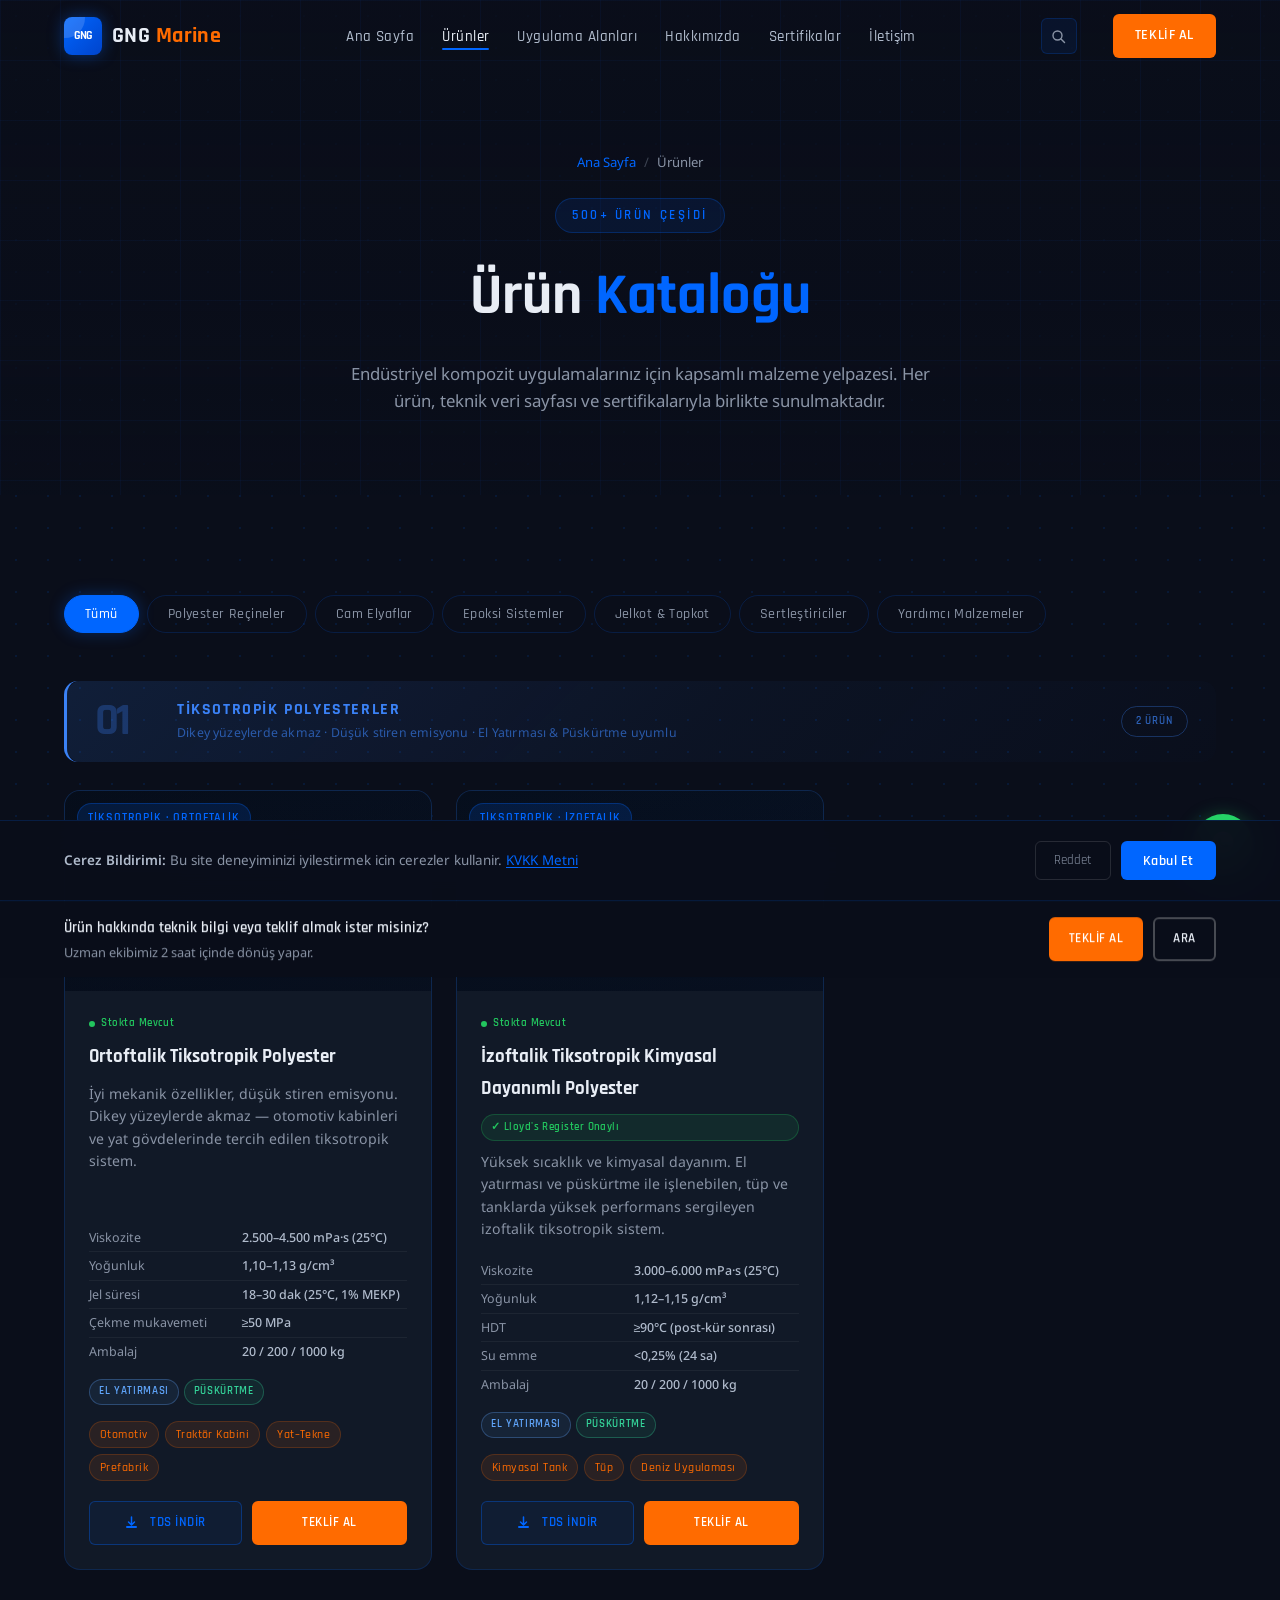
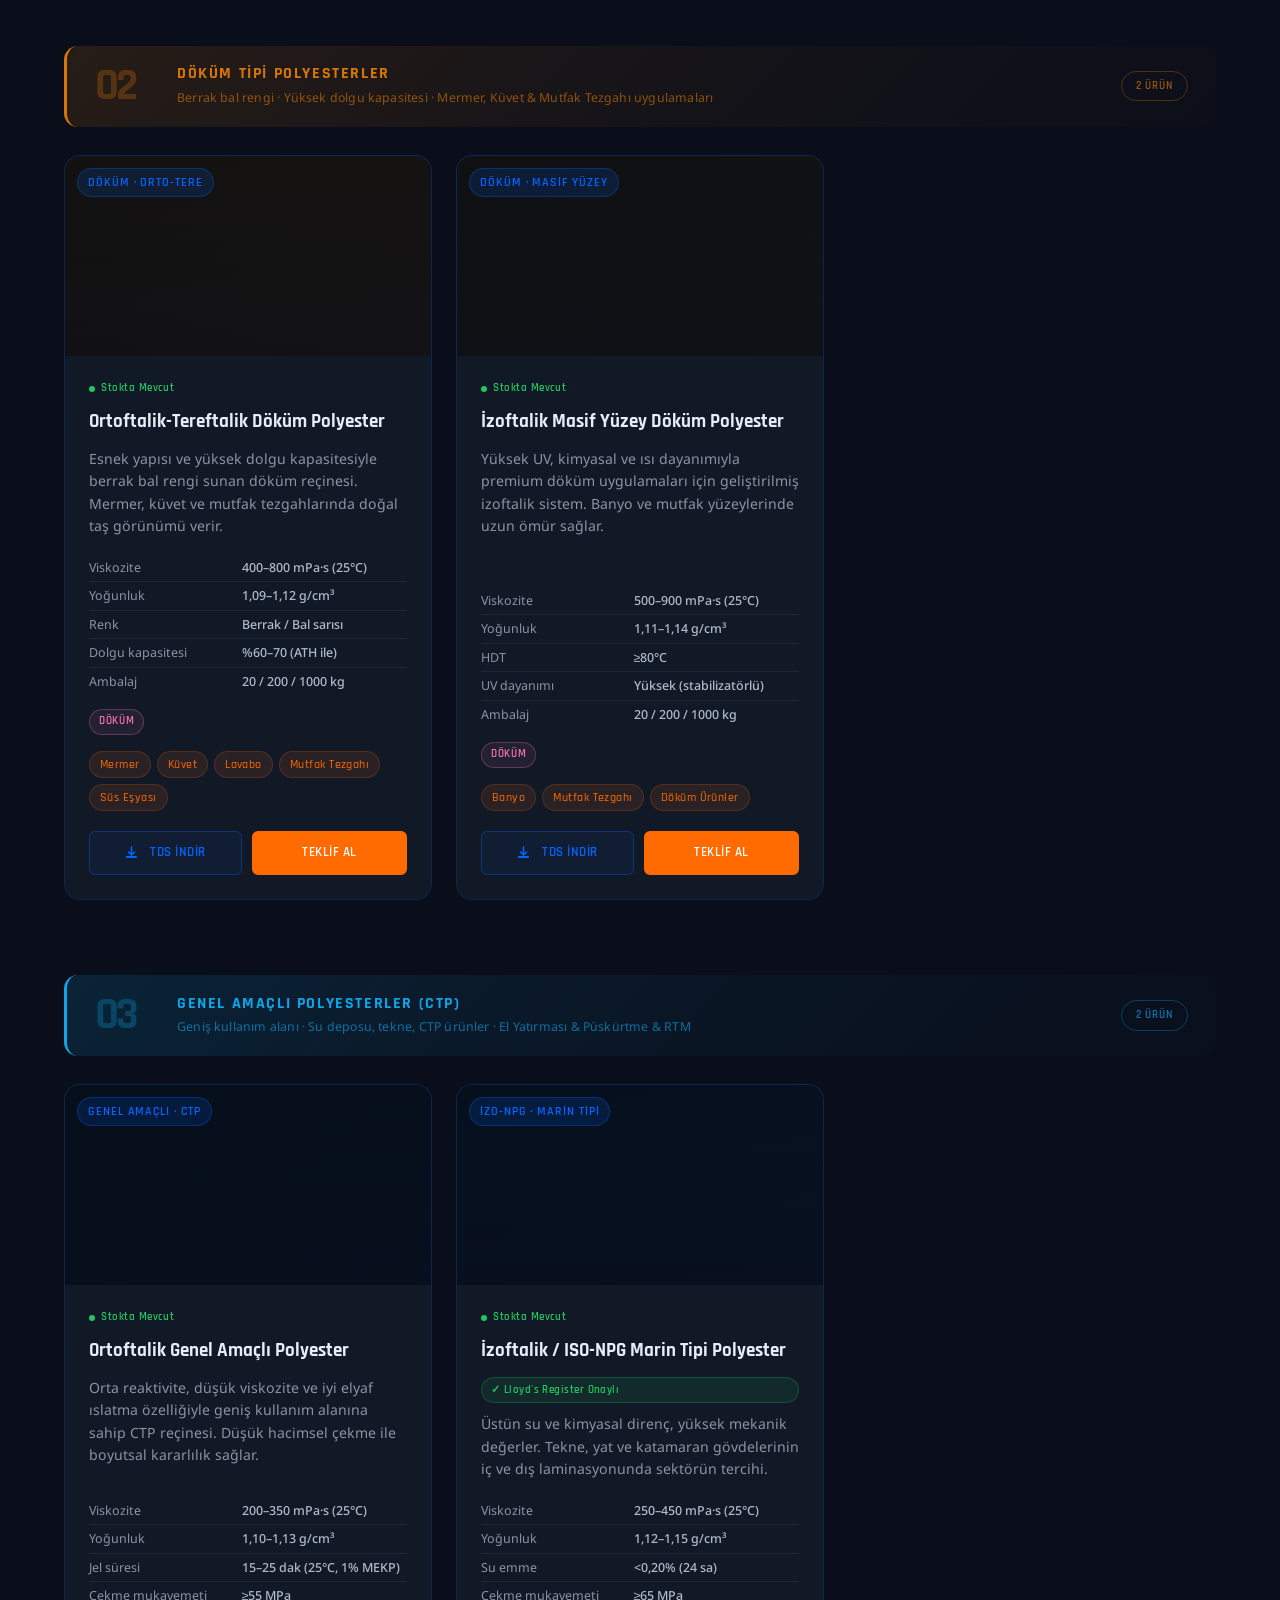
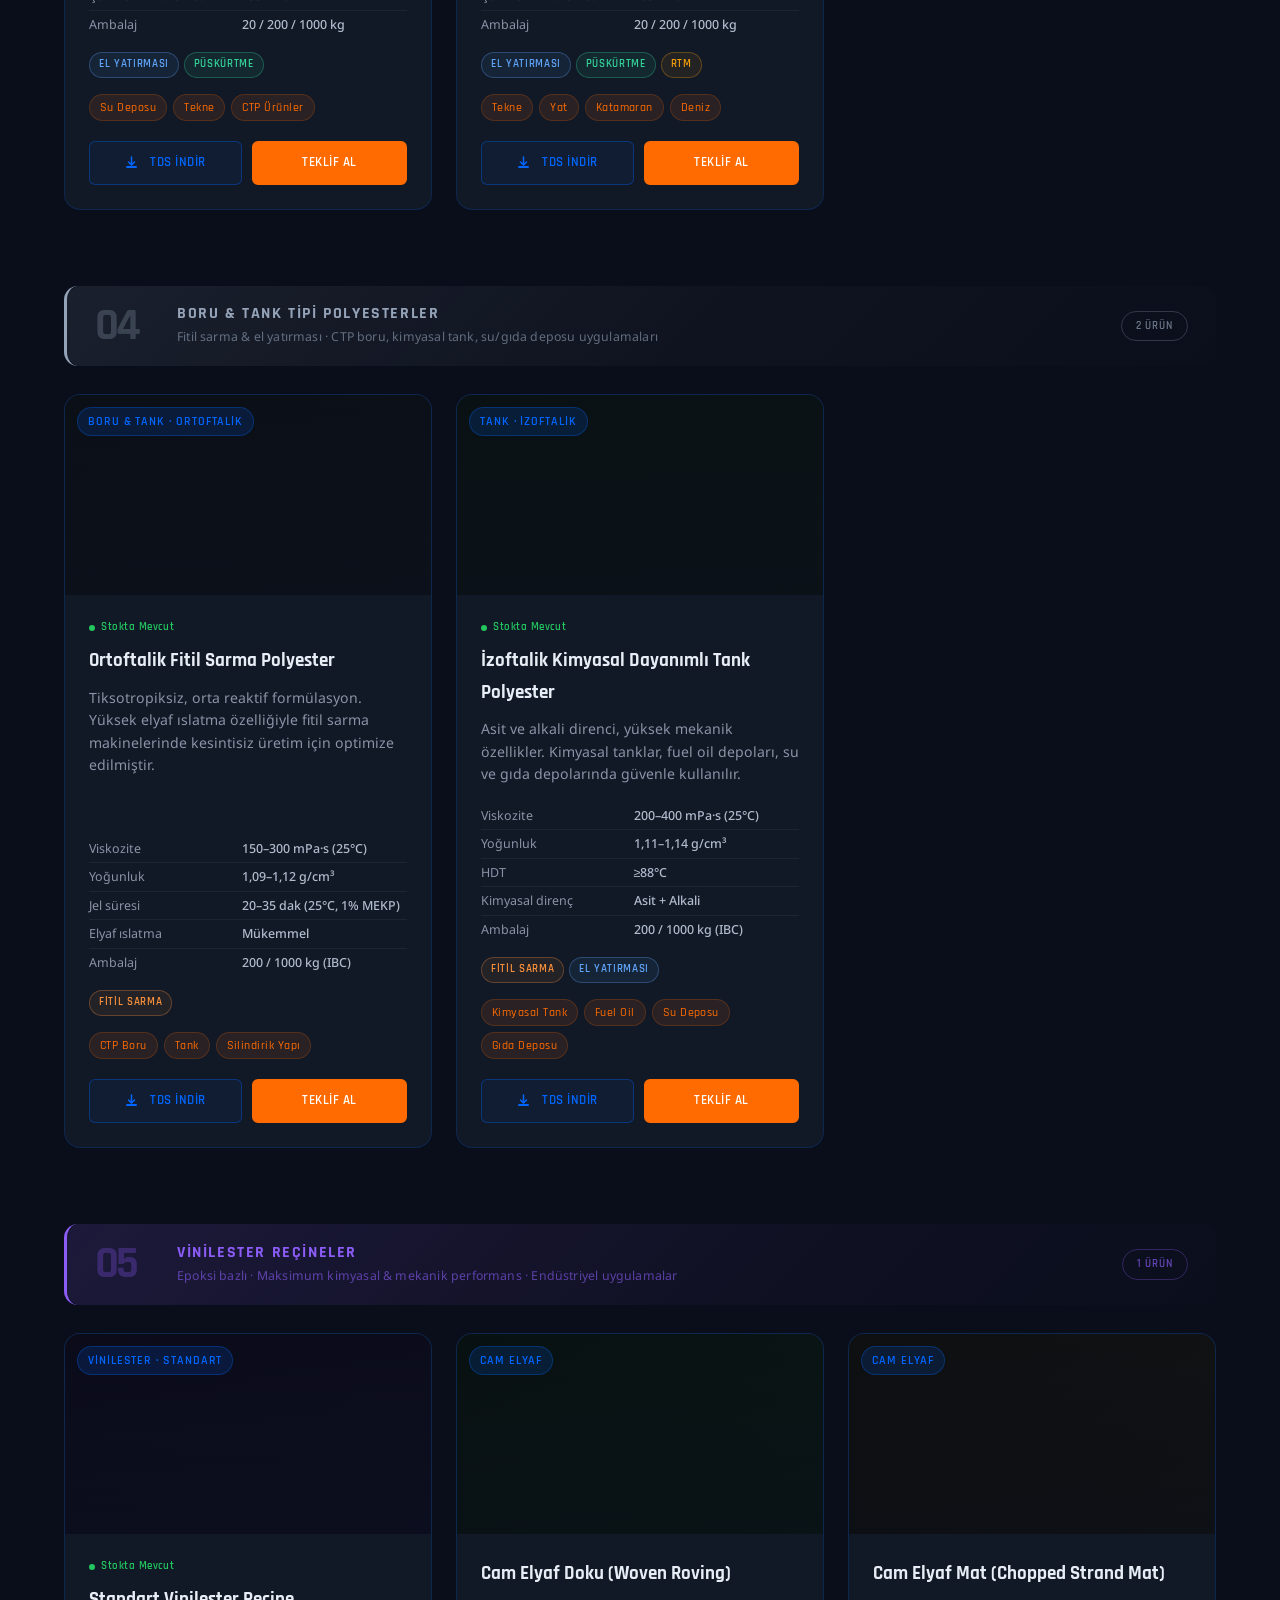
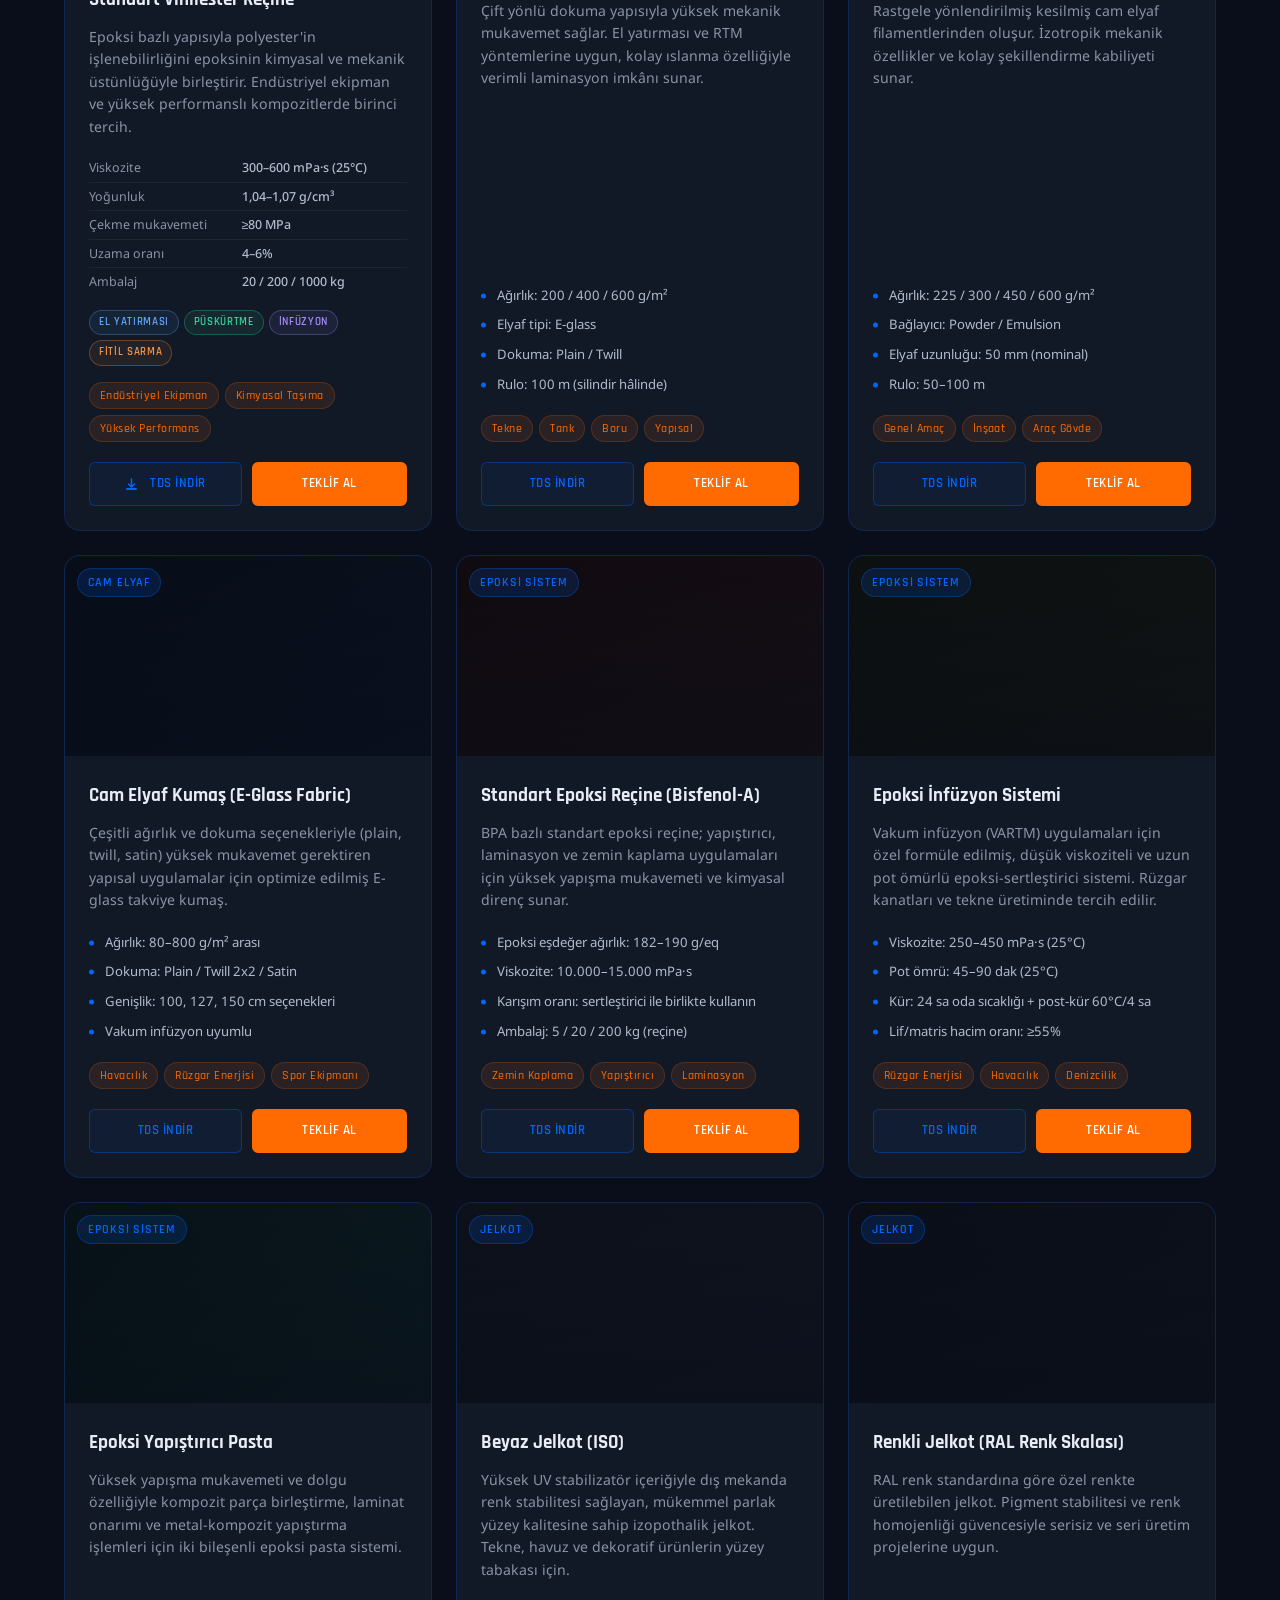
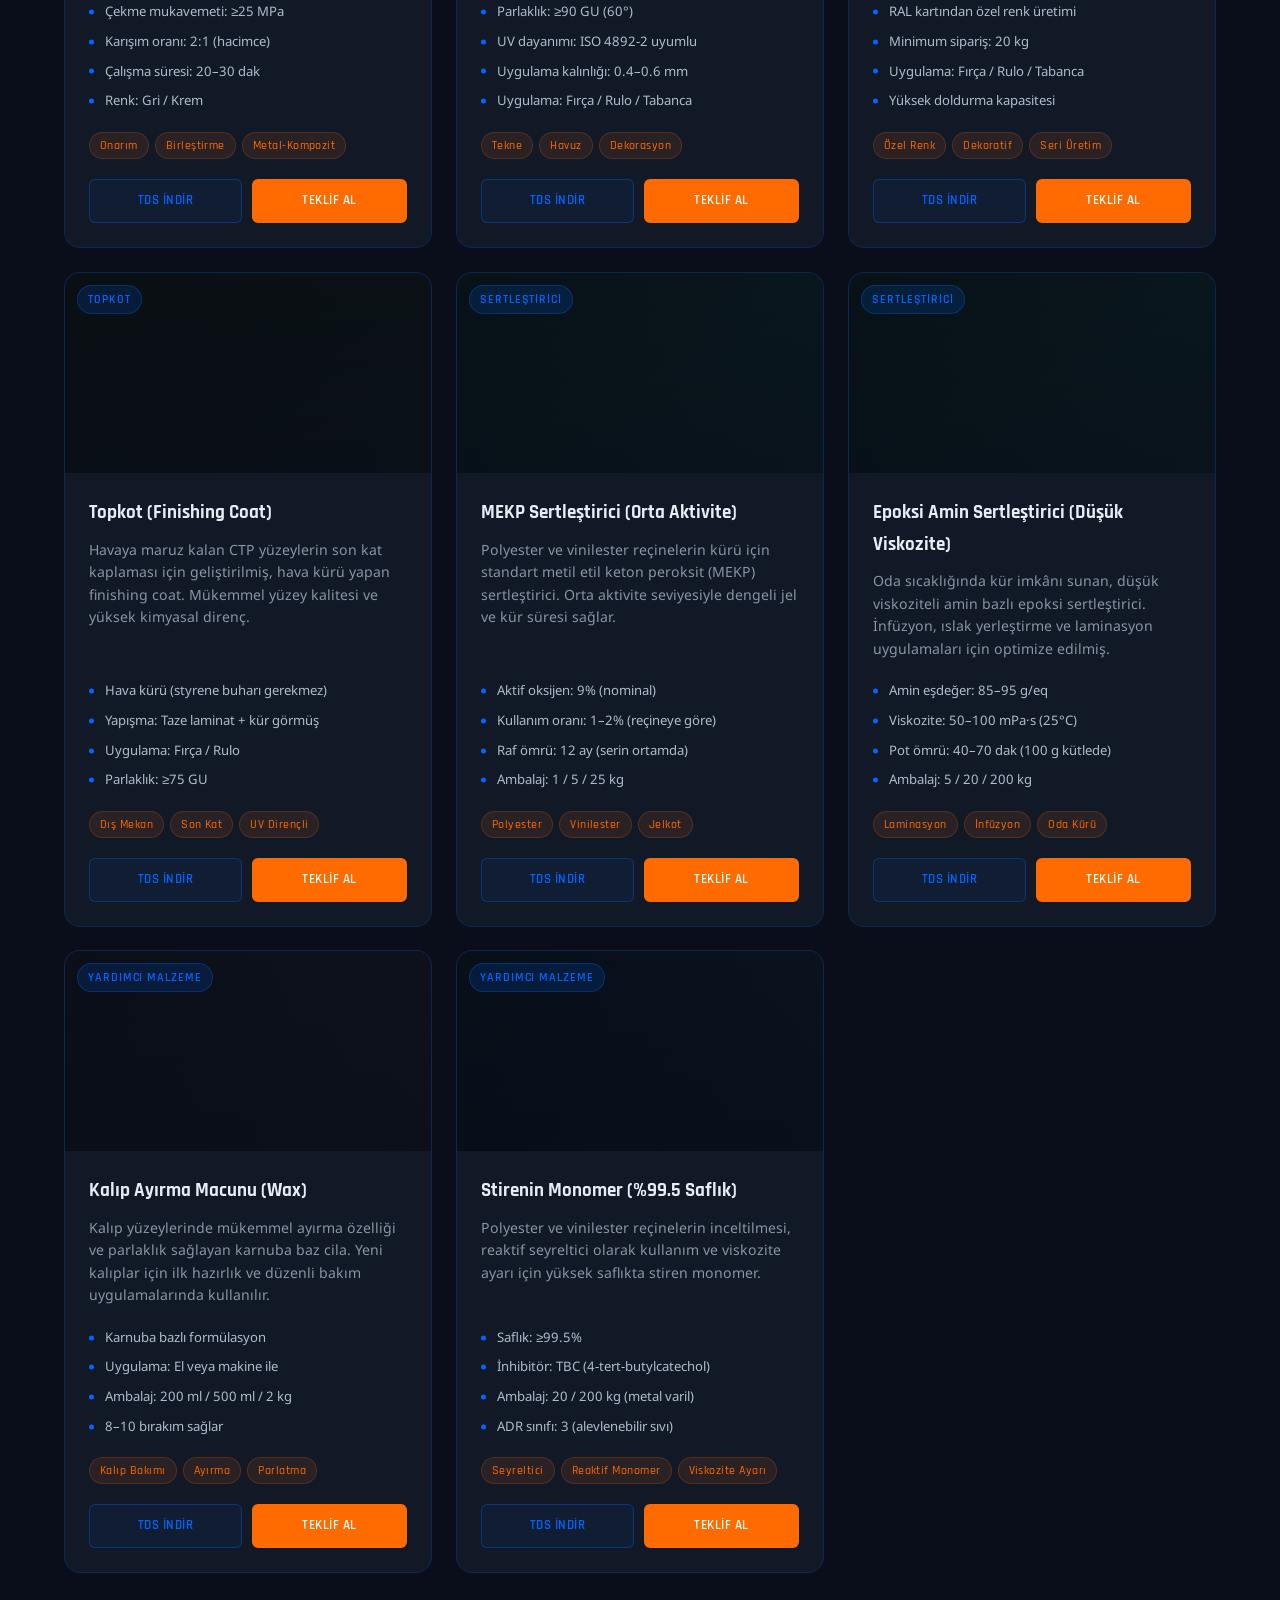
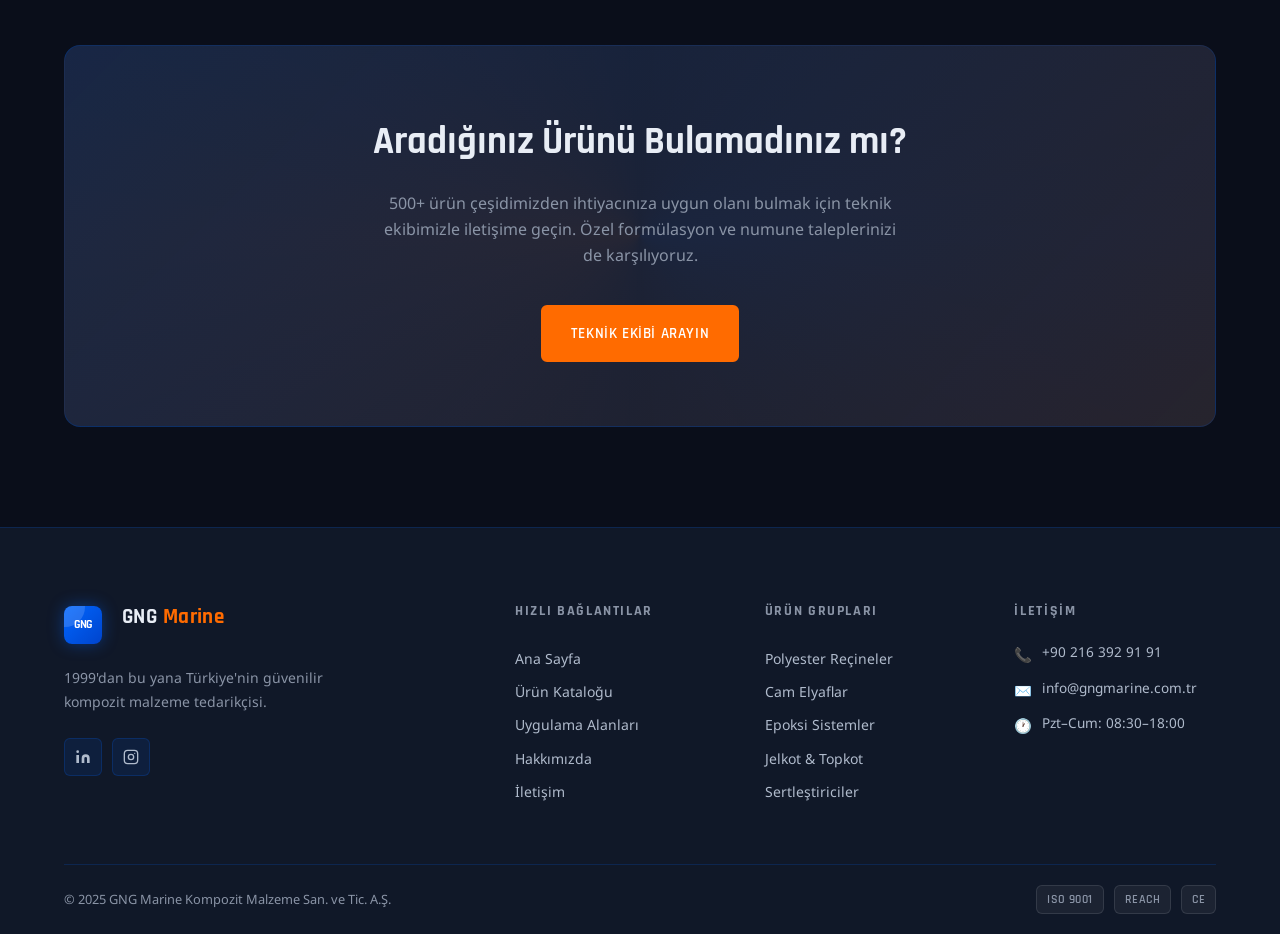
<file: urunler.html>
<!DOCTYPE html>
<html lang="tr">
<head>
  <meta charset="UTF-8" />
  <meta name="viewport" content="width=device-width, initial-scale=1.0" />
  <title>Ürün Kataloğu — GNG Marine | Polyester Reçine, Cam Elyaf, Epoksi, Jelkot</title>
  <meta name="description" content="GNG Marine ürün kataloğu: Polyester reçineler, cam elyaf matlar ve dokular, epoksi sistemler, jelkot, topkot, sertleştiriciler ve yardımcı malzemeler. 500+ ürün çeşidi." />
  <meta name="keywords" content="polyester reçine fiyatı, cam elyaf mat, woven roving, epoksi reçine, jelkot, topkot, sertleştirici, CTP malzemeleri, FRP, kompozit malzeme satışı" />
  <link rel="stylesheet" href="css/style.css" />
  <link rel="preconnect" href="https://fonts.googleapis.com" />
  <link rel="preconnect" href="https://fonts.gstatic.com" crossorigin />
  <style>
    .product-card { display: flex; flex-direction: column; }
    .product-card[style*="none"] { display: none !important; }
  </style>
  <link rel="icon" type="image/svg+xml" href="data:image/svg+xml,<svg xmlns='http://www.w3.org/2000/svg' viewBox='0 0 32 32'><rect width='32' height='32' rx='7' fill='%230066FF'/><text x='50%25' y='56%25' dominant-baseline='middle' text-anchor='middle' font-family='system-ui' font-weight='700' font-size='14' fill='white'>KP</text></svg>" />
</head>
<body class="dot-bg">
  <!-- PRELOADER -->
  <div class="preloader">
    <div class="preloader-logo">
      <div class="logo-mark" style="font-size:0.75rem;letter-spacing:-1px;">GNG</div>
      <span class="logo-text">GNG <span>Marine</span></span>
    </div>
    <div class="preloader-bar-wrap"><div class="preloader-bar"></div></div>
    <span class="preloader-text">Yukleniyor...</span>
  </div>

  <!-- SEARCH MODAL -->
  <div class="search-overlay" role="dialog" aria-modal="true">
    <div class="search-box">
      <div class="search-input-wrap">
        <svg class="search-icon" width="18" height="18" viewBox="0 0 18 18" fill="none"><circle cx="8" cy="8" r="5.5" stroke="currentColor" stroke-width="1.5"/><path d="M12.5 12.5L16 16" stroke="currentColor" stroke-width="1.5" stroke-linecap="round"/></svg>
        <input type="text" class="search-input" placeholder="Urun, kategori veya uygulama ara..." autocomplete="off" spellcheck="false" />
        <button class="search-close" aria-label="Kapat">x</button>
      </div>
      <div class="search-results"></div>
      <div class="search-hint">
        <span class="search-hint-tag">Polyester</span>
        <span class="search-hint-tag">Epoksi</span>
        <span class="search-hint-tag">Jelkot</span>
        <span class="search-hint-tag">Cam Elyaf</span>
        <span class="search-hint-tag">MEKP</span>
      </div>
    </div>
  </div>

  <!-- KVKK BANNER -->
  <div class="cookie-banner" role="region">
    <div class="container cookie-banner-inner">
      <p class="cookie-banner-text">
        <strong>Cerez Bildirimi:</strong> Bu site deneyiminizi iyilestirmek icin cerezler kullanir.
        <a href="hakkimizda.html">KVKK Metni</a>
      </p>
      <div class="cookie-banner-actions">
        <button class="cookie-btn-reject">Reddet</button>
        <button class="cookie-btn-accept">Kabul Et</button>
      </div>
    </div>
  </div>


  <!-- NAVBAR -->
  <nav class="navbar scrolled" id="navbar">
    <div class="container navbar-inner">
      <a href="index.html" class="navbar-logo">
        <div class="logo-mark" style="font-size:0.75rem;letter-spacing:-1px;">GNG</div>
        <span class="logo-text">GNG <span>Marine</span></span>
      </a>
      <ul class="navbar-nav">
        <li><a href="index.html" class="nav-link">Ana Sayfa</a></li>
        <li><a href="urunler.html" class="nav-link active">Ürünler</a></li>
        <li><a href="uygulama-alanlari.html" class="nav-link">Uygulama Alanları</a></li>
        <li><a href="hakkimizda.html" class="nav-link">Hakkımızda</a></li>
        <li><a href="hakkimizda.html#sertifikalar" class="nav-link">Sertifikalar</a></li>
        <li><a href="iletisim.html" class="nav-link">İletişim</a></li>
      </ul>
      <button class="navbar-search-btn" aria-label="Urun Ara" title="Urun Ara (Ctrl+K)">
        <svg width="15" height="15" viewBox="0 0 15 15" fill="none"><circle cx="6.5" cy="6.5" r="4.5" stroke="currentColor" stroke-width="1.4"/><path d="M10 10L13.5 13.5" stroke="currentColor" stroke-width="1.4" stroke-linecap="round"/></svg>
      </button>
            <a href="iletisim.html" class="navbar-cta">Teklif Al</a>
      <button class="hamburger" aria-label="Menü"><span></span><span></span><span></span></button>
    </div>
  </nav>
  <div class="mobile-nav">
    <a href="index.html" class="nav-link">Ana Sayfa</a>
    <a href="urunler.html" class="nav-link">Ürünler</a>
    <a href="uygulama-alanlari.html" class="nav-link">Uygulama Alanları</a>
    <a href="hakkimizda.html" class="nav-link">Hakkımızda</a>
    <a href="hakkimizda.html#sertifikalar" class="nav-link">Sertifikalar</a>
    <a href="iletisim.html" class="nav-link">İletişim</a>
    <a href="iletisim.html" class="navbar-cta">Teklif Al</a>
  </div>

  <!-- PAGE HEADER -->
  <div class="page-header">
    <div class="container page-header-content">
      <div class="breadcrumb">
        <a href="index.html">Ana Sayfa</a>
        <span class="breadcrumb-sep">/</span>
        <span>Ürünler</span>
      </div>
      <span class="section-label">500+ Ürün Çeşidi</span>
      <h1 class="page-header-title">Ürün <span style="color:var(--color-accent-blue)">Kataloğu</span></h1>
      <p class="page-header-subtitle">Endüstriyel kompozit uygulamalarınız için kapsamlı malzeme yelpazesi. Her ürün, teknik veri sayfası ve sertifikalarıyla birlikte sunulmaktadır.</p>
    </div>
  </div>

  <!-- PRODUCTS -->
  <section class="section">
    <div class="container">

      <!-- FILTER TABS -->
      <div class="filter-tabs fade-in">
        <button class="filter-tab active" data-filter="all">Tümü</button>
        <button class="filter-tab" data-filter="polyester">Polyester Reçineler</button>
        <button class="filter-tab" data-filter="elyaf">Cam Elyaflar</button>
        <button class="filter-tab" data-filter="epoksi">Epoksi Sistemler</button>
        <button class="filter-tab" data-filter="jelkot">Jelkot &amp; Topkot</button>
        <button class="filter-tab" data-filter="sertlestirici">Sertleştiriciler</button>
        <button class="filter-tab" data-filter="yardimci">Yardımcı Malzemeler</button>
      </div>

      <!-- PRODUCT GRID -->
      <div class="products-grid" id="productsGrid">

        <!-- ═══════════════════════════════════════════════════════
             POLİESTER REÇİNELER — PREMİUM E-TİCARET TASARIMI
             ═══════════════════════════════════════════════════════ -->

        <!-- ── KATEGORİ 1: TİKSOTROPİK POLİESTERLER ── -->
        <div class="poly-cat-banner poly-cat-1 fade-in" data-category="polyester">
          <div class="poly-cat-banner-bg"></div>
          <div class="poly-cat-banner-inner">
            <div class="poly-cat-num">01</div>
            <div class="poly-cat-texts">
              <div class="poly-cat-name">Tiksotropik Polyesterler</div>
              <div class="poly-cat-sub">Dikey yüzeylerde akmaz · Düşük stiren emisyonu · El Yatırması &amp; Püskürtme uyumlu</div>
            </div>
            <div class="poly-cat-pill">2 Ürün</div>
          </div>
        </div>

        <!-- 1.1 Ortoftalik Tiksotropik -->
        <div class="product-card fade-in stagger-1" data-category="polyester">
          <div class="product-card-visual visual-tikso-orto">
            <div class="product-card-badge">Tiksotropik · Ortoftalik</div>
            <svg class="card-icon" viewBox="0 0 64 64" fill="none">
              <path d="M8 46 C16 40 24 50 32 44 C40 38 48 48 56 42" stroke="rgba(59,130,246,0.9)" stroke-width="2.5" fill="none" stroke-linecap="round"/>
              <path d="M8 52 C16 46 24 56 32 50 C40 44 48 54 56 48" stroke="rgba(59,130,246,0.55)" stroke-width="2" fill="none" stroke-linecap="round"/>
              <path d="M8 40 C16 34 24 44 32 38 C40 32 48 42 56 36" stroke="rgba(59,130,246,0.32)" stroke-width="1.5" fill="none" stroke-linecap="round"/>
              <rect x="20" y="10" width="24" height="24" rx="4" fill="rgba(59,130,246,0.12)" stroke="rgba(59,130,246,0.5)" stroke-width="1.5"/>
              <path d="M30 34 Q32 40 34 34" stroke="rgba(59,130,246,0.7)" stroke-width="2" fill="rgba(59,130,246,0.15)" stroke-linecap="round"/>
              <circle cx="32" cy="21" r="5" fill="rgba(59,130,246,0.2)" stroke="rgba(59,130,246,0.65)" stroke-width="1.2"/>
            </svg>
          </div>
          <div class="product-card-body">
            <span class="stock-indicator"><span class="stock-pulse"></span>Stokta Mevcut</span>
            <div class="product-card-title">Ortoftalik Tiksotropik Polyester</div>
            <p class="product-card-desc">İyi mekanik özellikler, düşük stiren emisyonu. Dikey yüzeylerde akmaz — otomotiv kabinleri ve yat gövdelerinde tercih edilen tiksotropik sistem.</p>
            <table class="tech-specs-table">
              <tr><td>Viskozite</td><td>2.500–4.500 mPa·s (25°C)</td></tr>
              <tr><td>Yoğunluk</td><td>1,10–1,13 g/cm³</td></tr>
              <tr><td>Jel süresi</td><td>18–30 dak (25°C, 1% MEKP)</td></tr>
              <tr><td>Çekme mukavemeti</td><td>≥50 MPa</td></tr>
              <tr><td>Ambalaj</td><td>20 / 200 / 1000 kg</td></tr>
            </table>
            <div class="method-tags">
              <span class="method-tag el-yatirmasi">El Yatırması</span>
              <span class="method-tag puskurtme">Püskürtme</span>
            </div>
            <div class="product-tags">
              <span class="product-tag">Otomotiv</span>
              <span class="product-tag">Traktör Kabini</span>
              <span class="product-tag">Yat–Tekne</span>
              <span class="product-tag">Prefabrik</span>
            </div>
            <div class="product-card-actions">
              <a href="iletisim.html" class="btn btn-outline-blue btn-sm">
                <svg width="13" height="13" viewBox="0 0 13 13" fill="none" style="margin-right:4px"><path d="M6.5 1v7.5M3.5 6l3 3 3-3" stroke="currentColor" stroke-width="1.5" stroke-linecap="round" stroke-linejoin="round"/><rect x="1" y="10" width="11" height="2" rx="1" fill="currentColor"/></svg>
                TDS İndir
              </a>
              <a href="iletisim.html" class="btn btn-orange btn-sm">Teklif Al</a>
            </div>
          </div>
        </div>

        <!-- 1.2 İzoftalik Tiksotropik -->
        <div class="product-card fade-in stagger-2" data-category="polyester">
          <div class="product-card-visual visual-tikso-iso">
            <div class="product-card-badge">Tiksotropik · İzoftalik</div>
            <svg class="card-icon" viewBox="0 0 64 64" fill="none">
              <path d="M8 46 C16 40 24 50 32 44 C40 38 48 48 56 42" stroke="rgba(99,179,255,0.9)" stroke-width="2.5" fill="none" stroke-linecap="round"/>
              <path d="M8 52 C16 46 24 56 32 50 C40 44 48 54 56 48" stroke="rgba(99,179,255,0.5)" stroke-width="2" fill="none" stroke-linecap="round"/>
              <path d="M8 40 C16 34 24 44 32 38 C40 32 48 42 56 36" stroke="rgba(99,179,255,0.3)" stroke-width="1.5" fill="none" stroke-linecap="round"/>
              <path d="M24 12 L32 9 L40 12 L40 22 Q32 28 24 22 Z" fill="rgba(99,179,255,0.15)" stroke="rgba(99,179,255,0.7)" stroke-width="1.5"/>
              <path d="M28 19 L31 22 L36 16" stroke="rgba(99,179,255,0.95)" stroke-width="1.8" stroke-linecap="round" stroke-linejoin="round"/>
            </svg>
          </div>
          <div class="product-card-body">
            <span class="stock-indicator"><span class="stock-pulse"></span>Stokta Mevcut</span>
            <div class="product-card-title">İzoftalik Tiksotropik Kimyasal Dayanımlı Polyester</div>
            <span class="approval-badge">✓ Lloyd's Register Onaylı</span>
            <p class="product-card-desc">Yüksek sıcaklık ve kimyasal dayanım. El yatırması ve püskürtme ile işlenebilen, tüp ve tanklarda yüksek performans sergileyen izoftalik tiksotropik sistem.</p>
            <table class="tech-specs-table">
              <tr><td>Viskozite</td><td>3.000–6.000 mPa·s (25°C)</td></tr>
              <tr><td>Yoğunluk</td><td>1,12–1,15 g/cm³</td></tr>
              <tr><td>HDT</td><td>≥90°C (post-kür sonrası)</td></tr>
              <tr><td>Su emme</td><td>&lt;0,25% (24 sa)</td></tr>
              <tr><td>Ambalaj</td><td>20 / 200 / 1000 kg</td></tr>
            </table>
            <div class="method-tags">
              <span class="method-tag el-yatirmasi">El Yatırması</span>
              <span class="method-tag puskurtme">Püskürtme</span>
            </div>
            <div class="product-tags">
              <span class="product-tag">Kimyasal Tank</span>
              <span class="product-tag">Tüp</span>
              <span class="product-tag">Deniz Uygulaması</span>
            </div>
            <div class="product-card-actions">
              <a href="iletisim.html" class="btn btn-outline-blue btn-sm">
                <svg width="13" height="13" viewBox="0 0 13 13" fill="none" style="margin-right:4px"><path d="M6.5 1v7.5M3.5 6l3 3 3-3" stroke="currentColor" stroke-width="1.5" stroke-linecap="round" stroke-linejoin="round"/><rect x="1" y="10" width="11" height="2" rx="1" fill="currentColor"/></svg>
                TDS İndir
              </a>
              <a href="iletisim.html" class="btn btn-orange btn-sm">Teklif Al</a>
            </div>
          </div>
        </div>

        <!-- ── KATEGORİ 2: DÖKÜM TİPİ POLİESTERLER ── -->
        <div class="poly-cat-banner poly-cat-2 fade-in" data-category="polyester">
          <div class="poly-cat-banner-bg"></div>
          <div class="poly-cat-banner-inner">
            <div class="poly-cat-num">02</div>
            <div class="poly-cat-texts">
              <div class="poly-cat-name">Döküm Tipi Polyesterler</div>
              <div class="poly-cat-sub">Berrak bal rengi · Yüksek dolgu kapasitesi · Mermer, Küvet &amp; Mutfak Tezgahı uygulamaları</div>
            </div>
            <div class="poly-cat-pill">2 Ürün</div>
          </div>
        </div>

        <!-- 2.1 Ortoftalik-Tereftalik Döküm -->
        <div class="product-card fade-in stagger-1" data-category="polyester">
          <div class="product-card-visual visual-dokum-orto">
            <div class="product-card-badge">Döküm · Orto-Tere</div>
            <svg class="card-icon" viewBox="0 0 64 64" fill="none">
              <rect x="12" y="38" width="40" height="18" rx="3" fill="rgba(210,160,55,0.12)" stroke="rgba(210,160,55,0.5)" stroke-width="1.5"/>
              <path d="M24 10 L30 10 L30 38 Q27 44 24 38 Z" fill="rgba(210,160,55,0.2)" stroke="rgba(210,160,55,0.6)" stroke-width="1.2"/>
              <path d="M27 36 Q27.5 42 28 47" stroke="rgba(210,160,55,0.85)" stroke-width="2.5" stroke-linecap="round"/>
              <ellipse cx="32" cy="48" rx="15" ry="3" fill="rgba(210,160,55,0.2)" stroke="rgba(210,160,55,0.4)" stroke-width="1"/>
              <path d="M16 50 Q22 47 28 50 Q34 53 40 50" stroke="rgba(255,200,80,0.3)" stroke-width="0.8" fill="none"/>
              <path d="M16 54 Q24 51 32 54 Q40 57 48 54" stroke="rgba(255,200,80,0.2)" stroke-width="0.8" fill="none"/>
            </svg>
          </div>
          <div class="product-card-body">
            <span class="stock-indicator"><span class="stock-pulse"></span>Stokta Mevcut</span>
            <div class="product-card-title">Ortoftalik-Tereftalik Döküm Polyester</div>
            <p class="product-card-desc">Esnek yapısı ve yüksek dolgu kapasitesiyle berrak bal rengi sunan döküm reçinesi. Mermer, küvet ve mutfak tezgahlarında doğal taş görünümü verir.</p>
            <table class="tech-specs-table">
              <tr><td>Viskozite</td><td>400–800 mPa·s (25°C)</td></tr>
              <tr><td>Yoğunluk</td><td>1,09–1,12 g/cm³</td></tr>
              <tr><td>Renk</td><td>Berrak / Bal sarısı</td></tr>
              <tr><td>Dolgu kapasitesi</td><td>%60–70 (ATH ile)</td></tr>
              <tr><td>Ambalaj</td><td>20 / 200 / 1000 kg</td></tr>
            </table>
            <div class="method-tags">
              <span class="method-tag dokum">Döküm</span>
            </div>
            <div class="product-tags">
              <span class="product-tag">Mermer</span>
              <span class="product-tag">Küvet</span>
              <span class="product-tag">Lavabo</span>
              <span class="product-tag">Mutfak Tezgahı</span>
              <span class="product-tag">Süs Eşyası</span>
            </div>
            <div class="product-card-actions">
              <a href="iletisim.html" class="btn btn-outline-blue btn-sm">
                <svg width="13" height="13" viewBox="0 0 13 13" fill="none" style="margin-right:4px"><path d="M6.5 1v7.5M3.5 6l3 3 3-3" stroke="currentColor" stroke-width="1.5" stroke-linecap="round" stroke-linejoin="round"/><rect x="1" y="10" width="11" height="2" rx="1" fill="currentColor"/></svg>
                TDS İndir
              </a>
              <a href="iletisim.html" class="btn btn-orange btn-sm">Teklif Al</a>
            </div>
          </div>
        </div>

        <!-- 2.2 İzoftalik Masif Yüzey Döküm -->
        <div class="product-card fade-in stagger-2" data-category="polyester">
          <div class="product-card-visual visual-dokum-iso">
            <div class="product-card-badge">Döküm · Masif Yüzey</div>
            <svg class="card-icon" viewBox="0 0 64 64" fill="none">
              <rect x="12" y="36" width="40" height="20" rx="3" fill="rgba(195,145,45,0.12)" stroke="rgba(195,145,45,0.5)" stroke-width="1.5"/>
              <path d="M22 10 L28 10 L28 36 Q25 42 22 36 Z" fill="rgba(195,145,45,0.2)" stroke="rgba(195,145,45,0.6)" stroke-width="1.2"/>
              <path d="M25 34 Q25.5 40 26 46" stroke="rgba(195,145,45,0.85)" stroke-width="2.5" stroke-linecap="round"/>
              <ellipse cx="32" cy="47" rx="15" ry="3" fill="rgba(195,145,45,0.18)" stroke="rgba(195,145,45,0.4)" stroke-width="1"/>
              <path d="M44 12 L48 8 M44 16 L50 16 M44 20 L48 24" stroke="rgba(245,190,60,0.55)" stroke-width="1.2" stroke-linecap="round"/>
              <circle cx="40" cy="16" r="5" fill="rgba(245,190,60,0.12)" stroke="rgba(245,190,60,0.45)" stroke-width="1.2"/>
            </svg>
          </div>
          <div class="product-card-body">
            <span class="stock-indicator"><span class="stock-pulse"></span>Stokta Mevcut</span>
            <div class="product-card-title">İzoftalik Masif Yüzey Döküm Polyester</div>
            <p class="product-card-desc">Yüksek UV, kimyasal ve ısı dayanımıyla premium döküm uygulamaları için geliştirilmiş izoftalik sistem. Banyo ve mutfak yüzeylerinde uzun ömür sağlar.</p>
            <table class="tech-specs-table">
              <tr><td>Viskozite</td><td>500–900 mPa·s (25°C)</td></tr>
              <tr><td>Yoğunluk</td><td>1,11–1,14 g/cm³</td></tr>
              <tr><td>HDT</td><td>≥80°C</td></tr>
              <tr><td>UV dayanımı</td><td>Yüksek (stabilizatörlü)</td></tr>
              <tr><td>Ambalaj</td><td>20 / 200 / 1000 kg</td></tr>
            </table>
            <div class="method-tags">
              <span class="method-tag dokum">Döküm</span>
            </div>
            <div class="product-tags">
              <span class="product-tag">Banyo</span>
              <span class="product-tag">Mutfak Tezgahı</span>
              <span class="product-tag">Döküm Ürünler</span>
            </div>
            <div class="product-card-actions">
              <a href="iletisim.html" class="btn btn-outline-blue btn-sm">
                <svg width="13" height="13" viewBox="0 0 13 13" fill="none" style="margin-right:4px"><path d="M6.5 1v7.5M3.5 6l3 3 3-3" stroke="currentColor" stroke-width="1.5" stroke-linecap="round" stroke-linejoin="round"/><rect x="1" y="10" width="11" height="2" rx="1" fill="currentColor"/></svg>
                TDS İndir
              </a>
              <a href="iletisim.html" class="btn btn-orange btn-sm">Teklif Al</a>
            </div>
          </div>
        </div>

        <!-- ── KATEGORİ 3: GENEL AMAÇLI POLİESTERLER (CTP) ── -->
        <div class="poly-cat-banner poly-cat-3 fade-in" data-category="polyester">
          <div class="poly-cat-banner-bg"></div>
          <div class="poly-cat-banner-inner">
            <div class="poly-cat-num">03</div>
            <div class="poly-cat-texts">
              <div class="poly-cat-name">Genel Amaçlı Polyesterler (CTP)</div>
              <div class="poly-cat-sub">Geniş kullanım alanı · Su deposu, tekne, CTP ürünler · El Yatırması &amp; Püskürtme &amp; RTM</div>
            </div>
            <div class="poly-cat-pill">2 Ürün</div>
          </div>
        </div>

        <!-- 3.1 Ortoftalik Genel Amaçlı -->
        <div class="product-card fade-in stagger-1" data-category="polyester">
          <div class="product-card-visual visual-genel-orto">
            <div class="product-card-badge">Genel Amaçlı · CTP</div>
            <svg class="card-icon" viewBox="0 0 64 64" fill="none">
              <path d="M32 10 Q46 28 46 38 Q46 52 32 56 Q18 52 18 38 Q18 28 32 10Z" fill="rgba(0,102,255,0.14)" stroke="rgba(0,130,255,0.7)" stroke-width="2"/>
              <path d="M32 18 Q42 30 42 38 Q42 48 32 51 Q22 48 22 38 Q22 30 32 18Z" fill="rgba(0,102,255,0.08)" stroke="rgba(0,130,255,0.32)" stroke-width="1"/>
              <ellipse cx="27" cy="30" rx="4" ry="7" fill="rgba(255,255,255,0.12)" transform="rotate(-22 27 30)"/>
              <ellipse cx="32" cy="50" rx="8" ry="2" fill="rgba(0,102,255,0.14)"/>
            </svg>
          </div>
          <div class="product-card-body">
            <span class="stock-indicator"><span class="stock-pulse"></span>Stokta Mevcut</span>
            <div class="product-card-title">Ortoftalik Genel Amaçlı Polyester</div>
            <p class="product-card-desc">Orta reaktivite, düşük viskozite ve iyi elyaf ıslatma özelliğiyle geniş kullanım alanına sahip CTP reçinesi. Düşük hacimsel çekme ile boyutsal kararlılık sağlar.</p>
            <table class="tech-specs-table">
              <tr><td>Viskozite</td><td>200–350 mPa·s (25°C)</td></tr>
              <tr><td>Yoğunluk</td><td>1,10–1,13 g/cm³</td></tr>
              <tr><td>Jel süresi</td><td>15–25 dak (25°C, 1% MEKP)</td></tr>
              <tr><td>Çekme mukavemeti</td><td>≥55 MPa</td></tr>
              <tr><td>Ambalaj</td><td>20 / 200 / 1000 kg</td></tr>
            </table>
            <div class="method-tags">
              <span class="method-tag el-yatirmasi">El Yatırması</span>
              <span class="method-tag puskurtme">Püskürtme</span>
            </div>
            <div class="product-tags">
              <span class="product-tag">Su Deposu</span>
              <span class="product-tag">Tekne</span>
              <span class="product-tag">CTP Ürünler</span>
            </div>
            <div class="product-card-actions">
              <a href="iletisim.html" class="btn btn-outline-blue btn-sm">
                <svg width="13" height="13" viewBox="0 0 13 13" fill="none" style="margin-right:4px"><path d="M6.5 1v7.5M3.5 6l3 3 3-3" stroke="currentColor" stroke-width="1.5" stroke-linecap="round" stroke-linejoin="round"/><rect x="1" y="10" width="11" height="2" rx="1" fill="currentColor"/></svg>
                TDS İndir
              </a>
              <a href="iletisim.html" class="btn btn-orange btn-sm">Teklif Al</a>
            </div>
          </div>
        </div>

        <!-- 3.2 İzoftalik / ISO-NPG Marin -->
        <div class="product-card fade-in stagger-2" data-category="polyester">
          <div class="product-card-visual visual-genel-iso">
            <div class="product-card-badge">İzo-NPG · Marin Tipi</div>
            <svg class="card-icon" viewBox="0 0 64 64" fill="none">
              <path d="M10 44 Q18 56 32 58 Q46 56 54 44 L50 36 Q32 28 14 36 Z" fill="rgba(0,140,255,0.14)" stroke="rgba(0,150,255,0.6)" stroke-width="1.5"/>
              <path d="M10 44 C18 40 26 48 34 44 C42 40 50 46 54 44" stroke="rgba(0,160,255,0.5)" stroke-width="1.5" fill="none" stroke-linecap="round"/>
              <path d="M8 52 C16 48 24 56 32 52 C40 48 48 56 56 52" stroke="rgba(0,150,255,0.28)" stroke-width="1.2" fill="none" stroke-linecap="round"/>
              <line x1="32" y1="10" x2="32" y2="36" stroke="rgba(0,140,255,0.5)" stroke-width="1.5" stroke-linecap="round"/>
              <path d="M32 14 L44 22 L32 24 Z" fill="rgba(0,140,255,0.15)" stroke="rgba(0,140,255,0.4)" stroke-width="1"/>
            </svg>
          </div>
          <div class="product-card-body">
            <span class="stock-indicator"><span class="stock-pulse"></span>Stokta Mevcut</span>
            <div class="product-card-title">İzoftalik / ISO-NPG Marin Tipi Polyester</div>
            <span class="approval-badge">✓ Lloyd's Register Onaylı</span>
            <p class="product-card-desc">Üstün su ve kimyasal direnç, yüksek mekanik değerler. Tekne, yat ve katamaran gövdelerinin iç ve dış laminasyonunda sektörün tercihi.</p>
            <table class="tech-specs-table">
              <tr><td>Viskozite</td><td>250–450 mPa·s (25°C)</td></tr>
              <tr><td>Yoğunluk</td><td>1,12–1,15 g/cm³</td></tr>
              <tr><td>Su emme</td><td>&lt;0,20% (24 sa)</td></tr>
              <tr><td>Çekme mukavemeti</td><td>≥65 MPa</td></tr>
              <tr><td>Ambalaj</td><td>20 / 200 / 1000 kg</td></tr>
            </table>
            <div class="method-tags">
              <span class="method-tag el-yatirmasi">El Yatırması</span>
              <span class="method-tag puskurtme">Püskürtme</span>
              <span class="method-tag rtm">RTM</span>
            </div>
            <div class="product-tags">
              <span class="product-tag">Tekne</span>
              <span class="product-tag">Yat</span>
              <span class="product-tag">Katamaran</span>
              <span class="product-tag">Deniz</span>
            </div>
            <div class="product-card-actions">
              <a href="iletisim.html" class="btn btn-outline-blue btn-sm">
                <svg width="13" height="13" viewBox="0 0 13 13" fill="none" style="margin-right:4px"><path d="M6.5 1v7.5M3.5 6l3 3 3-3" stroke="currentColor" stroke-width="1.5" stroke-linecap="round" stroke-linejoin="round"/><rect x="1" y="10" width="11" height="2" rx="1" fill="currentColor"/></svg>
                TDS İndir
              </a>
              <a href="iletisim.html" class="btn btn-orange btn-sm">Teklif Al</a>
            </div>
          </div>
        </div>

        <!-- ── KATEGORİ 4: BORU & TANK TİPİ POLİESTERLER ── -->
        <div class="poly-cat-banner poly-cat-4 fade-in" data-category="polyester">
          <div class="poly-cat-banner-bg"></div>
          <div class="poly-cat-banner-inner">
            <div class="poly-cat-num">04</div>
            <div class="poly-cat-texts">
              <div class="poly-cat-name">Boru &amp; Tank Tipi Polyesterler</div>
              <div class="poly-cat-sub">Fitil sarma &amp; el yatırması · CTP boru, kimyasal tank, su/gıda deposu uygulamaları</div>
            </div>
            <div class="poly-cat-pill">2 Ürün</div>
          </div>
        </div>

        <!-- 4.1 Ortoftalik Fitil Sarma -->
        <div class="product-card fade-in stagger-1" data-category="polyester">
          <div class="product-card-visual visual-boru-orto">
            <div class="product-card-badge">Boru &amp; Tank · Ortoftalik</div>
            <svg class="card-icon" viewBox="0 0 64 64" fill="none">
              <ellipse cx="32" cy="18" rx="20" ry="8" fill="rgba(148,163,184,0.1)" stroke="rgba(148,163,184,0.55)" stroke-width="1.8"/>
              <rect x="12" y="18" width="40" height="28" fill="rgba(148,163,184,0.06)" stroke="rgba(148,163,184,0.4)" stroke-width="1.8"/>
              <ellipse cx="32" cy="46" rx="20" ry="8" fill="rgba(148,163,184,0.14)" stroke="rgba(148,163,184,0.55)" stroke-width="1.8"/>
              <path d="M12 24 Q32 20 52 24" stroke="rgba(148,163,184,0.28)" stroke-width="1" fill="none" stroke-dasharray="3 3"/>
              <path d="M12 30 Q32 26 52 30" stroke="rgba(148,163,184,0.28)" stroke-width="1" fill="none" stroke-dasharray="3 3"/>
              <path d="M12 36 Q32 32 52 36" stroke="rgba(148,163,184,0.28)" stroke-width="1" fill="none" stroke-dasharray="3 3"/>
              <path d="M12 42 Q32 38 52 42" stroke="rgba(148,163,184,0.28)" stroke-width="1" fill="none" stroke-dasharray="3 3"/>
            </svg>
          </div>
          <div class="product-card-body">
            <span class="stock-indicator"><span class="stock-pulse"></span>Stokta Mevcut</span>
            <div class="product-card-title">Ortoftalik Fitil Sarma Polyester</div>
            <p class="product-card-desc">Tiksotropiksiz, orta reaktif formülasyon. Yüksek elyaf ıslatma özelliğiyle fitil sarma makinelerinde kesintisiz üretim için optimize edilmiştir.</p>
            <table class="tech-specs-table">
              <tr><td>Viskozite</td><td>150–300 mPa·s (25°C)</td></tr>
              <tr><td>Yoğunluk</td><td>1,09–1,12 g/cm³</td></tr>
              <tr><td>Jel süresi</td><td>20–35 dak (25°C, 1% MEKP)</td></tr>
              <tr><td>Elyaf ıslatma</td><td>Mükemmel</td></tr>
              <tr><td>Ambalaj</td><td>200 / 1000 kg (IBC)</td></tr>
            </table>
            <div class="method-tags">
              <span class="method-tag fitil-sarma">Fitil Sarma</span>
            </div>
            <div class="product-tags">
              <span class="product-tag">CTP Boru</span>
              <span class="product-tag">Tank</span>
              <span class="product-tag">Silindirik Yapı</span>
            </div>
            <div class="product-card-actions">
              <a href="iletisim.html" class="btn btn-outline-blue btn-sm">
                <svg width="13" height="13" viewBox="0 0 13 13" fill="none" style="margin-right:4px"><path d="M6.5 1v7.5M3.5 6l3 3 3-3" stroke="currentColor" stroke-width="1.5" stroke-linecap="round" stroke-linejoin="round"/><rect x="1" y="10" width="11" height="2" rx="1" fill="currentColor"/></svg>
                TDS İndir
              </a>
              <a href="iletisim.html" class="btn btn-orange btn-sm">Teklif Al</a>
            </div>
          </div>
        </div>

        <!-- 4.2 İzoftalik Kimyasal Dayanımlı Tank -->
        <div class="product-card fade-in stagger-2" data-category="polyester">
          <div class="product-card-visual visual-boru-iso">
            <div class="product-card-badge">Tank · İzoftalik</div>
            <svg class="card-icon" viewBox="0 0 64 64" fill="none">
              <ellipse cx="32" cy="14" rx="20" ry="7" fill="rgba(34,197,94,0.1)" stroke="rgba(34,197,94,0.5)" stroke-width="1.8"/>
              <rect x="12" y="14" width="40" height="34" fill="rgba(34,197,94,0.06)" stroke="rgba(34,197,94,0.4)" stroke-width="1.8"/>
              <ellipse cx="32" cy="48" rx="20" ry="7" fill="rgba(34,197,94,0.14)" stroke="rgba(34,197,94,0.5)" stroke-width="1.8"/>
              <path d="M24 22 L32 18 L40 22 L40 34 Q32 40 24 34 Z" fill="rgba(34,197,94,0.12)" stroke="rgba(34,197,94,0.6)" stroke-width="1.5"/>
              <path d="M28 30 L31 33 L37 26" stroke="rgba(34,197,94,0.95)" stroke-width="1.8" stroke-linecap="round" stroke-linejoin="round"/>
            </svg>
          </div>
          <div class="product-card-body">
            <span class="stock-indicator"><span class="stock-pulse"></span>Stokta Mevcut</span>
            <div class="product-card-title">İzoftalik Kimyasal Dayanımlı Tank Polyester</div>
            <p class="product-card-desc">Asit ve alkali direnci, yüksek mekanik özellikler. Kimyasal tanklar, fuel oil depoları, su ve gıda depolarında güvenle kullanılır.</p>
            <table class="tech-specs-table">
              <tr><td>Viskozite</td><td>200–400 mPa·s (25°C)</td></tr>
              <tr><td>Yoğunluk</td><td>1,11–1,14 g/cm³</td></tr>
              <tr><td>HDT</td><td>≥88°C</td></tr>
              <tr><td>Kimyasal direnç</td><td>Asit + Alkali</td></tr>
              <tr><td>Ambalaj</td><td>200 / 1000 kg (IBC)</td></tr>
            </table>
            <div class="method-tags">
              <span class="method-tag fitil-sarma">Fitil Sarma</span>
              <span class="method-tag el-yatirmasi">El Yatırması</span>
            </div>
            <div class="product-tags">
              <span class="product-tag">Kimyasal Tank</span>
              <span class="product-tag">Fuel Oil</span>
              <span class="product-tag">Su Deposu</span>
              <span class="product-tag">Gıda Deposu</span>
            </div>
            <div class="product-card-actions">
              <a href="iletisim.html" class="btn btn-outline-blue btn-sm">
                <svg width="13" height="13" viewBox="0 0 13 13" fill="none" style="margin-right:4px"><path d="M6.5 1v7.5M3.5 6l3 3 3-3" stroke="currentColor" stroke-width="1.5" stroke-linecap="round" stroke-linejoin="round"/><rect x="1" y="10" width="11" height="2" rx="1" fill="currentColor"/></svg>
                TDS İndir
              </a>
              <a href="iletisim.html" class="btn btn-orange btn-sm">Teklif Al</a>
            </div>
          </div>
        </div>

        <!-- ── KATEGORİ 5: VİNİLESTER REÇİNELER ── -->
        <div class="poly-cat-banner poly-cat-5 fade-in" data-category="polyester">
          <div class="poly-cat-banner-bg"></div>
          <div class="poly-cat-banner-inner">
            <div class="poly-cat-num">05</div>
            <div class="poly-cat-texts">
              <div class="poly-cat-name">Vinilester Reçineler</div>
              <div class="poly-cat-sub">Epoksi bazlı · Maksimum kimyasal &amp; mekanik performans · Endüstriyel uygulamalar</div>
            </div>
            <div class="poly-cat-pill">1 Ürün</div>
          </div>
        </div>

        <!-- 5.1 Standart Vinilester -->
        <div class="product-card fade-in stagger-1" data-category="polyester">
          <div class="product-card-visual visual-vinilester-std">
            <div class="product-card-badge">Vinilester · Standart</div>
            <svg class="card-icon" viewBox="0 0 64 64" fill="none">
              <circle cx="32" cy="32" r="8" fill="rgba(139,92,246,0.25)" stroke="#8B5CF6" stroke-width="2"/>
              <circle cx="14" cy="22" r="5" fill="rgba(139,92,246,0.16)" stroke="#8B5CF6" stroke-width="1.5"/>
              <circle cx="50" cy="22" r="5" fill="rgba(139,92,246,0.16)" stroke="#8B5CF6" stroke-width="1.5"/>
              <circle cx="14" cy="42" r="5" fill="rgba(139,92,246,0.16)" stroke="#8B5CF6" stroke-width="1.5"/>
              <circle cx="50" cy="42" r="5" fill="rgba(139,92,246,0.16)" stroke="#8B5CF6" stroke-width="1.5"/>
              <circle cx="32" cy="10" r="3.5" fill="rgba(139,92,246,0.2)" stroke="#8B5CF6" stroke-width="1.5"/>
              <circle cx="32" cy="54" r="3.5" fill="rgba(139,92,246,0.2)" stroke="#8B5CF6" stroke-width="1.5"/>
              <line x1="32" y1="24" x2="32" y2="13.5" stroke="#8B5CF6" stroke-width="1.5" opacity="0.7"/>
              <line x1="32" y1="40" x2="32" y2="50.5" stroke="#8B5CF6" stroke-width="1.5" opacity="0.7"/>
              <line x1="24.5" y1="27.5" x2="19" y2="24" stroke="#8B5CF6" stroke-width="1.5" opacity="0.7"/>
              <line x1="39.5" y1="27.5" x2="45" y2="24" stroke="#8B5CF6" stroke-width="1.5" opacity="0.7"/>
              <line x1="24.5" y1="36.5" x2="19" y2="40" stroke="#8B5CF6" stroke-width="1.5" opacity="0.7"/>
              <line x1="39.5" y1="36.5" x2="45" y2="40" stroke="#8B5CF6" stroke-width="1.5" opacity="0.7"/>
              <line x1="28" y1="32" x2="36" y2="32" stroke="rgba(139,92,246,0.55)" stroke-width="3.5" stroke-linecap="round"/>
            </svg>
          </div>
          <div class="product-card-body">
            <span class="stock-indicator"><span class="stock-pulse"></span>Stokta Mevcut</span>
            <div class="product-card-title">Standart Vinilester Reçine</div>
            <p class="product-card-desc">Epoksi bazlı yapısıyla polyester'in işlenebilirliğini epoksinin kimyasal ve mekanik üstünlüğüyle birleştirir. Endüstriyel ekipman ve yüksek performanslı kompozitlerde birinci tercih.</p>
            <table class="tech-specs-table">
              <tr><td>Viskozite</td><td>300–600 mPa·s (25°C)</td></tr>
              <tr><td>Yoğunluk</td><td>1,04–1,07 g/cm³</td></tr>
              <tr><td>Çekme mukavemeti</td><td>≥80 MPa</td></tr>
              <tr><td>Uzama oranı</td><td>4–6%</td></tr>
              <tr><td>Ambalaj</td><td>20 / 200 / 1000 kg</td></tr>
            </table>
            <div class="method-tags">
              <span class="method-tag el-yatirmasi">El Yatırması</span>
              <span class="method-tag puskurtme">Püskürtme</span>
              <span class="method-tag infuzyon">İnfüzyon</span>
              <span class="method-tag fitil-sarma">Fitil Sarma</span>
            </div>
            <div class="product-tags">
              <span class="product-tag">Endüstriyel Ekipman</span>
              <span class="product-tag">Kimyasal Taşıma</span>
              <span class="product-tag">Yüksek Performans</span>
            </div>
            <div class="product-card-actions">
              <a href="iletisim.html" class="btn btn-outline-blue btn-sm">
                <svg width="13" height="13" viewBox="0 0 13 13" fill="none" style="margin-right:4px"><path d="M6.5 1v7.5M3.5 6l3 3 3-3" stroke="currentColor" stroke-width="1.5" stroke-linecap="round" stroke-linejoin="round"/><rect x="1" y="10" width="11" height="2" rx="1" fill="currentColor"/></svg>
                TDS İndir
              </a>
              <a href="iletisim.html" class="btn btn-orange btn-sm">Teklif Al</a>
            </div>
          </div>
        </div>

        <!-- ========== CAM ELYAFLAR ========== -->

        <!-- 4 -->
        <div class="product-card fade-in" data-category="elyaf">
          <div class="product-card-visual visual-woven">
            <div class="product-card-badge">Cam Elyaf</div>
            <svg class="card-icon" viewBox="0 0 64 64" fill="none">
              <path d="M12 20h40M12 28h40M12 36h40M12 44h40" stroke="#22C55E" stroke-width="2.5" opacity="0.5"/>
              <path d="M20 12v40M28 12v40M36 12v40M44 12v40" stroke="#22C55E" stroke-width="2.5" opacity="0.5"/>
              <rect x="14" y="14" width="36" height="36" fill="rgba(34,197,94,0.08)" stroke="#22C55E" stroke-width="1.5"/>
            </svg>
          </div>
          <div class="product-card-body">
            <div class="product-card-title">Cam Elyaf Doku (Woven Roving)</div>
            <p class="product-card-desc">Çift yönlü dokuma yapısıyla yüksek mekanik mukavemet sağlar. El yatırması ve RTM yöntemlerine uygun, kolay ıslanma özelliğiyle verimli laminasyon imkânı sunar.</p>
            <ul class="product-specs">
              <li>Ağırlık: 200 / 400 / 600 g/m²</li>
              <li>Elyaf tipi: E-glass</li>
              <li>Dokuma: Plain / Twill</li>
              <li>Rulo: 100 m (silindir hâlinde)</li>
            </ul>
            <div class="product-tags">
              <span class="product-tag">Tekne</span>
              <span class="product-tag">Tank</span>
              <span class="product-tag">Boru</span>
              <span class="product-tag">Yapısal</span>
            </div>
            <div class="product-card-actions">
              <a href="iletisim.html" class="btn btn-outline-blue btn-sm">TDS İndir</a>
              <a href="iletisim.html" class="btn btn-orange btn-sm">Teklif Al</a>
            </div>
          </div>
        </div>

        <!-- 5 -->
        <div class="product-card fade-in stagger-1" data-category="elyaf">
          <div class="product-card-visual visual-csm">
            <div class="product-card-badge">Cam Elyaf</div>
            <svg class="card-icon" viewBox="0 0 64 64" fill="none">
              <circle cx="22" cy="24" r="3" fill="#F59E0B" opacity="0.6"/>
              <circle cx="35" cy="18" r="2" fill="#F59E0B" opacity="0.5"/>
              <circle cx="44" cy="28" r="3.5" fill="#F59E0B" opacity="0.4"/>
              <circle cx="18" cy="38" r="2.5" fill="#F59E0B" opacity="0.6"/>
              <circle cx="30" cy="42" r="3" fill="#F59E0B" opacity="0.5"/>
              <circle cx="46" cy="40" r="2" fill="#F59E0B" opacity="0.7"/>
              <circle cx="38" cy="32" r="4" fill="#F59E0B" opacity="0.3"/>
              <rect x="10" y="10" width="44" height="44" rx="3" stroke="#F59E0B" stroke-width="1.5" fill="rgba(245,158,11,0.06)"/>
            </svg>
          </div>
          <div class="product-card-body">
            <div class="product-card-title">Cam Elyaf Mat (Chopped Strand Mat)</div>
            <p class="product-card-desc">Rastgele yönlendirilmiş kesilmiş cam elyaf filamentlerinden oluşur. İzotropik mekanik özellikler ve kolay şekillendirme kabiliyeti sunar.</p>
            <ul class="product-specs">
              <li>Ağırlık: 225 / 300 / 450 / 600 g/m²</li>
              <li>Bağlayıcı: Powder / Emulsion</li>
              <li>Elyaf uzunluğu: 50 mm (nominal)</li>
              <li>Rulo: 50–100 m</li>
            </ul>
            <div class="product-tags">
              <span class="product-tag">Genel Amaç</span>
              <span class="product-tag">İnşaat</span>
              <span class="product-tag">Araç Gövde</span>
            </div>
            <div class="product-card-actions">
              <a href="iletisim.html" class="btn btn-outline-blue btn-sm">TDS İndir</a>
              <a href="iletisim.html" class="btn btn-orange btn-sm">Teklif Al</a>
            </div>
          </div>
        </div>

        <!-- 6 -->
        <div class="product-card fade-in stagger-2" data-category="elyaf">
          <div class="product-card-visual visual-eglass">
            <div class="product-card-badge">Cam Elyaf</div>
            <svg class="card-icon" viewBox="0 0 64 64" fill="none">
              <path d="M12 32 Q32 12 52 32" stroke="#60A5FA" stroke-width="2.5" fill="none"/>
              <path d="M12 38 Q32 18 52 38" stroke="#60A5FA" stroke-width="2" fill="none" opacity="0.7"/>
              <path d="M12 44 Q32 24 52 44" stroke="#60A5FA" stroke-width="1.5" fill="none" opacity="0.5"/>
              <path d="M12 26 Q32 6 52 26" stroke="#60A5FA" stroke-width="2" fill="none" opacity="0.7"/>
              <rect x="10" y="10" width="44" height="44" rx="3" stroke="#60A5FA" stroke-width="1" fill="rgba(96,165,250,0.05)"/>
            </svg>
          </div>
          <div class="product-card-body">
            <div class="product-card-title">Cam Elyaf Kumaş (E-Glass Fabric)</div>
            <p class="product-card-desc">Çeşitli ağırlık ve dokuma seçenekleriyle (plain, twill, satin) yüksek mukavemet gerektiren yapısal uygulamalar için optimize edilmiş E-glass takviye kumaş.</p>
            <ul class="product-specs">
              <li>Ağırlık: 80–800 g/m² arası</li>
              <li>Dokuma: Plain / Twill 2x2 / Satin</li>
              <li>Genişlik: 100, 127, 150 cm seçenekleri</li>
              <li>Vakum infüzyon uyumlu</li>
            </ul>
            <div class="product-tags">
              <span class="product-tag">Havacılık</span>
              <span class="product-tag">Rüzgar Enerjisi</span>
              <span class="product-tag">Spor Ekipmanı</span>
            </div>
            <div class="product-card-actions">
              <a href="iletisim.html" class="btn btn-outline-blue btn-sm">TDS İndir</a>
              <a href="iletisim.html" class="btn btn-orange btn-sm">Teklif Al</a>
            </div>
          </div>
        </div>

        <!-- ========== EPOKSİ SİSTEMLER ========== -->

        <!-- 7 -->
        <div class="product-card fade-in" data-category="epoksi">
          <div class="product-card-visual visual-epoksi">
            <div class="product-card-badge">Epoksi Sistem</div>
            <svg class="card-icon" viewBox="0 0 64 64" fill="none">
              <polygon points="32,10 54,42 10,42" stroke="#EF4444" stroke-width="2" fill="rgba(239,68,68,0.12)"/>
              <polygon points="32,18 46,40 18,40" stroke="#EF4444" stroke-width="1.5" fill="rgba(239,68,68,0.2)"/>
              <circle cx="32" cy="36" r="5" fill="rgba(239,68,68,0.4)" stroke="#EF4444" stroke-width="1"/>
            </svg>
          </div>
          <div class="product-card-body">
            <div class="product-card-title">Standart Epoksi Reçine (Bisfenol-A)</div>
            <p class="product-card-desc">BPA bazlı standart epoksi reçine; yapıştırıcı, laminasyon ve zemin kaplama uygulamaları için yüksek yapışma mukavemeti ve kimyasal direnç sunar.</p>
            <ul class="product-specs">
              <li>Epoksi eşdeğer ağırlık: 182–190 g/eq</li>
              <li>Viskozite: 10.000–15.000 mPa·s</li>
              <li>Karışım oranı: sertleştirici ile birlikte kullanın</li>
              <li>Ambalaj: 5 / 20 / 200 kg (reçine)</li>
            </ul>
            <div class="product-tags">
              <span class="product-tag">Zemin Kaplama</span>
              <span class="product-tag">Yapıştırıcı</span>
              <span class="product-tag">Laminasyon</span>
            </div>
            <div class="product-card-actions">
              <a href="iletisim.html" class="btn btn-outline-blue btn-sm">TDS İndir</a>
              <a href="iletisim.html" class="btn btn-orange btn-sm">Teklif Al</a>
            </div>
          </div>
        </div>

        <!-- 8 -->
        <div class="product-card fade-in stagger-1" data-category="epoksi">
          <div class="product-card-visual visual-infuzyon">
            <div class="product-card-badge">Epoksi Sistem</div>
            <svg class="card-icon" viewBox="0 0 64 64" fill="none">
              <path d="M12 48 Q20 20 32 16 Q44 20 52 48" stroke="#EAB308" stroke-width="2" fill="rgba(234,179,8,0.08)"/>
              <circle cx="32" cy="16" r="6" fill="rgba(234,179,8,0.2)" stroke="#EAB308" stroke-width="1.5"/>
              <path d="M24 36h16M28 42h8" stroke="#EAB308" stroke-width="1.5" stroke-linecap="round"/>
              <path d="M22 48h20" stroke="#EAB308" stroke-width="2" stroke-linecap="round"/>
            </svg>
          </div>
          <div class="product-card-body">
            <div class="product-card-title">Epoksi İnfüzyon Sistemi</div>
            <p class="product-card-desc">Vakum infüzyon (VARTM) uygulamaları için özel formüle edilmiş, düşük viskoziteli ve uzun pot ömürlü epoksi-sertleştirici sistemi. Rüzgar kanatları ve tekne üretiminde tercih edilir.</p>
            <ul class="product-specs">
              <li>Viskozite: 250–450 mPa·s (25°C)</li>
              <li>Pot ömrü: 45–90 dak (25°C)</li>
              <li>Kür: 24 sa oda sıcaklığı + post-kür 60°C/4 sa</li>
              <li>Lif/matris hacim oranı: ≥55%</li>
            </ul>
            <div class="product-tags">
              <span class="product-tag">Rüzgar Enerjisi</span>
              <span class="product-tag">Havacılık</span>
              <span class="product-tag">Denizcilik</span>
            </div>
            <div class="product-card-actions">
              <a href="iletisim.html" class="btn btn-outline-blue btn-sm">TDS İndir</a>
              <a href="iletisim.html" class="btn btn-orange btn-sm">Teklif Al</a>
            </div>
          </div>
        </div>

        <!-- 9 -->
        <div class="product-card fade-in stagger-2" data-category="epoksi">
          <div class="product-card-visual visual-sertlestirici">
            <div class="product-card-badge">Epoksi Sistem</div>
            <svg class="card-icon" viewBox="0 0 64 64" fill="none">
              <path d="M16 16 L48 16 L48 36 Q48 52 32 52 Q16 52 16 36 Z" stroke="#06B6D4" stroke-width="2" fill="rgba(6,182,212,0.1)"/>
              <path d="M22 28 Q32 22 42 28" stroke="#06B6D4" stroke-width="1.5" fill="none"/>
              <path d="M20 36 Q32 30 44 36" stroke="#06B6D4" stroke-width="1.5" fill="none"/>
              <path d="M24 44 Q32 40 40 44" stroke="#06B6D4" stroke-width="1.5" fill="none"/>
            </svg>
          </div>
          <div class="product-card-body">
            <div class="product-card-title">Epoksi Yapıştırıcı Pasta</div>
            <p class="product-card-desc">Yüksek yapışma mukavemeti ve dolgu özelliğiyle kompozit parça birleştirme, laminat onarımı ve metal-kompozit yapıştırma işlemleri için iki bileşenli epoksi pasta sistemi.</p>
            <ul class="product-specs">
              <li>Çekme mukavemeti: ≥25 MPa</li>
              <li>Karışım oranı: 2:1 (hacimce)</li>
              <li>Çalışma süresi: 20–30 dak</li>
              <li>Renk: Gri / Krem</li>
            </ul>
            <div class="product-tags">
              <span class="product-tag">Onarım</span>
              <span class="product-tag">Birleştirme</span>
              <span class="product-tag">Metal-Kompozit</span>
            </div>
            <div class="product-card-actions">
              <a href="iletisim.html" class="btn btn-outline-blue btn-sm">TDS İndir</a>
              <a href="iletisim.html" class="btn btn-orange btn-sm">Teklif Al</a>
            </div>
          </div>
        </div>

        <!-- ========== JELKOT & TOPKOT ========== -->

        <!-- 10 -->
        <div class="product-card fade-in" data-category="jelkot">
          <div class="product-card-visual visual-jelkot-beyaz">
            <div class="product-card-badge">Jelkot</div>
            <svg class="card-icon" viewBox="0 0 64 64" fill="none">
              <rect x="10" y="10" width="44" height="44" rx="8" fill="rgba(255,255,255,0.06)" stroke="rgba(255,255,255,0.35)" stroke-width="2"/>
              <rect x="18" y="18" width="28" height="28" rx="5" fill="rgba(255,255,255,0.1)" stroke="rgba(255,255,255,0.5)" stroke-width="1.5"/>
              <circle cx="32" cy="32" r="7" fill="rgba(255,255,255,0.2)" stroke="rgba(255,255,255,0.6)"/>
            </svg>
          </div>
          <div class="product-card-body">
            <div class="product-card-title">Beyaz Jelkot (ISO)</div>
            <p class="product-card-desc">Yüksek UV stabilizatör içeriğiyle dış mekanda renk stabilitesi sağlayan, mükemmel parlak yüzey kalitesine sahip izopothalik jelkot. Tekne, havuz ve dekoratif ürünlerin yüzey tabakası için.</p>
            <ul class="product-specs">
              <li>Parlaklık: ≥90 GU (60°)</li>
              <li>UV dayanımı: ISO 4892-2 uyumlu</li>
              <li>Uygulama kalınlığı: 0.4–0.6 mm</li>
              <li>Uygulama: Fırça / Rulo / Tabanca</li>
            </ul>
            <div class="product-tags">
              <span class="product-tag">Tekne</span>
              <span class="product-tag">Havuz</span>
              <span class="product-tag">Dekorasyon</span>
            </div>
            <div class="product-card-actions">
              <a href="iletisim.html" class="btn btn-outline-blue btn-sm">TDS İndir</a>
              <a href="iletisim.html" class="btn btn-orange btn-sm">Teklif Al</a>
            </div>
          </div>
        </div>

        <!-- 11 -->
        <div class="product-card fade-in stagger-1" data-category="jelkot">
          <div class="product-card-visual visual-jelkot-renkli">
            <div class="product-card-badge">Jelkot</div>
            <svg class="card-icon" viewBox="0 0 64 64" fill="none">
              <circle cx="24" cy="24" r="10" fill="rgba(239,68,68,0.2)" stroke="#EF4444" stroke-width="1.5"/>
              <circle cx="40" cy="24" r="10" fill="rgba(234,179,8,0.2)" stroke="#EAB308" stroke-width="1.5"/>
              <circle cx="32" cy="38" r="10" fill="rgba(0,102,255,0.2)" stroke="#0066FF" stroke-width="1.5"/>
              <circle cx="32" cy="28" r="6" fill="rgba(168,85,247,0.25)" stroke="#A855F7" stroke-width="1"/>
            </svg>
          </div>
          <div class="product-card-body">
            <div class="product-card-title">Renkli Jelkot (RAL Renk Skalası)</div>
            <p class="product-card-desc">RAL renk standardına göre özel renkte üretilebilen jelkot. Pigment stabilitesi ve renk homojenliği güvencesiyle serisiz ve seri üretim projelerine uygun.</p>
            <ul class="product-specs">
              <li>RAL kartından özel renk üretimi</li>
              <li>Minimum sipariş: 20 kg</li>
              <li>Uygulama: Fırça / Rulo / Tabanca</li>
              <li>Yüksek doldurma kapasitesi</li>
            </ul>
            <div class="product-tags">
              <span class="product-tag">Özel Renk</span>
              <span class="product-tag">Dekoratif</span>
              <span class="product-tag">Seri Üretim</span>
            </div>
            <div class="product-card-actions">
              <a href="iletisim.html" class="btn btn-outline-blue btn-sm">TDS İndir</a>
              <a href="iletisim.html" class="btn btn-orange btn-sm">Teklif Al</a>
            </div>
          </div>
        </div>

        <!-- 12 -->
        <div class="product-card fade-in stagger-2" data-category="jelkot">
          <div class="product-card-visual visual-topkot">
            <div class="product-card-badge">Topkot</div>
            <svg class="card-icon" viewBox="0 0 64 64" fill="none">
              <path d="M10 44 Q32 20 54 44" stroke="#10B981" stroke-width="2.5" fill="rgba(16,185,129,0.1)"/>
              <path d="M10 50h44" stroke="#10B981" stroke-width="2" stroke-dasharray="3 3"/>
              <path d="M10 44h44" stroke="#10B981" stroke-width="3"/>
              <circle cx="32" cy="32" r="5" fill="rgba(16,185,129,0.3)" stroke="#10B981" stroke-width="1.5"/>
            </svg>
          </div>
          <div class="product-card-body">
            <div class="product-card-title">Topkot (Finishing Coat)</div>
            <p class="product-card-desc">Havaya maruz kalan CTP yüzeylerin son kat kaplaması için geliştirilmiş, hava kürü yapan finishing coat. Mükemmel yüzey kalitesi ve yüksek kimyasal direnç.</p>
            <ul class="product-specs">
              <li>Hava kürü (styrene buharı gerekmez)</li>
              <li>Yapışma: Taze laminat + kür görmüş</li>
              <li>Uygulama: Fırça / Rulo</li>
              <li>Parlaklık: ≥75 GU</li>
            </ul>
            <div class="product-tags">
              <span class="product-tag">Dış Mekan</span>
              <span class="product-tag">Son Kat</span>
              <span class="product-tag">UV Dirençli</span>
            </div>
            <div class="product-card-actions">
              <a href="iletisim.html" class="btn btn-outline-blue btn-sm">TDS İndir</a>
              <a href="iletisim.html" class="btn btn-orange btn-sm">Teklif Al</a>
            </div>
          </div>
        </div>

        <!-- ========== SERTLEŞTİRİCİLER ========== -->

        <!-- 13 -->
        <div class="product-card fade-in" data-category="sertlestirici">
          <div class="product-card-visual visual-sertlestirici">
            <div class="product-card-badge">Sertleştirici</div>
            <svg class="card-icon" viewBox="0 0 64 64" fill="none">
              <path d="M32 10 L44 26 L38 26 L38 54 L26 54 L26 26 L20 26 Z" stroke="#06B6D4" stroke-width="2" fill="rgba(6,182,212,0.15)"/>
              <path d="M26 32 L38 32" stroke="#06B6D4" stroke-width="1.5" stroke-dasharray="2 2"/>
              <path d="M26 38 L38 38" stroke="#06B6D4" stroke-width="1.5" stroke-dasharray="2 2"/>
            </svg>
          </div>
          <div class="product-card-body">
            <div class="product-card-title">MEKP Sertleştirici (Orta Aktivite)</div>
            <p class="product-card-desc">Polyester ve vinilester reçinelerin kürü için standart metil etil keton peroksit (MEKP) sertleştirici. Orta aktivite seviyesiyle dengeli jel ve kür süresi sağlar.</p>
            <ul class="product-specs">
              <li>Aktif oksijen: 9% (nominal)</li>
              <li>Kullanım oranı: 1–2% (reçineye göre)</li>
              <li>Raf ömrü: 12 ay (serin ortamda)</li>
              <li>Ambalaj: 1 / 5 / 25 kg</li>
            </ul>
            <div class="product-tags">
              <span class="product-tag">Polyester</span>
              <span class="product-tag">Vinilester</span>
              <span class="product-tag">Jelkot</span>
            </div>
            <div class="product-card-actions">
              <a href="iletisim.html" class="btn btn-outline-blue btn-sm">TDS İndir</a>
              <a href="iletisim.html" class="btn btn-orange btn-sm">Teklif Al</a>
            </div>
          </div>
        </div>

        <!-- 14 -->
        <div class="product-card fade-in stagger-1" data-category="sertlestirici">
          <div class="product-card-visual visual-sertlestirici">
            <div class="product-card-badge">Sertleştirici</div>
            <svg class="card-icon" viewBox="0 0 64 64" fill="none">
              <circle cx="32" cy="32" r="18" stroke="#34D399" stroke-width="2" fill="rgba(52,211,153,0.08)"/>
              <path d="M24 32 L30 38 L40 26" stroke="#34D399" stroke-width="2.5" stroke-linecap="round" stroke-linejoin="round"/>
              <circle cx="32" cy="32" r="8" stroke="#34D399" stroke-width="1" stroke-dasharray="2 2" fill="rgba(52,211,153,0.12)"/>
            </svg>
          </div>
          <div class="product-card-body">
            <div class="product-card-title">Epoksi Amin Sertleştirici (Düşük Viskozite)</div>
            <p class="product-card-desc">Oda sıcaklığında kür imkânı sunan, düşük viskoziteli amin bazlı epoksi sertleştirici. İnfüzyon, ıslak yerleştirme ve laminasyon uygulamaları için optimize edilmiş.</p>
            <ul class="product-specs">
              <li>Amin eşdeğer: 85–95 g/eq</li>
              <li>Viskozite: 50–100 mPa·s (25°C)</li>
              <li>Pot ömrü: 40–70 dak (100 g kütlede)</li>
              <li>Ambalaj: 5 / 20 / 200 kg</li>
            </ul>
            <div class="product-tags">
              <span class="product-tag">Laminasyon</span>
              <span class="product-tag">İnfüzyon</span>
              <span class="product-tag">Oda Kürü</span>
            </div>
            <div class="product-card-actions">
              <a href="iletisim.html" class="btn btn-outline-blue btn-sm">TDS İndir</a>
              <a href="iletisim.html" class="btn btn-orange btn-sm">Teklif Al</a>
            </div>
          </div>
        </div>

        <!-- ========== YARDIMCI MALZEMELER ========== -->

        <!-- 15 -->
        <div class="product-card fade-in" data-category="yardimci">
          <div class="product-card-visual visual-macun" style="background:#080C18;">
            <div class="product-card-badge">Yardımcı Malzeme</div>
          </div>
          <div class="product-card-body">
            <div class="product-card-title">Kalıp Ayırma Macunu (Wax)</div>
            <p class="product-card-desc">Kalıp yüzeylerinde mükemmel ayırma özelliği ve parlaklık sağlayan karnuba baz cila. Yeni kalıplar için ilk hazırlık ve düzenli bakım uygulamalarında kullanılır.</p>
            <ul class="product-specs">
              <li>Karnuba bazlı formülasyon</li>
              <li>Uygulama: El veya makine ile</li>
              <li>Ambalaj: 200 ml / 500 ml / 2 kg</li>
              <li>8–10 bırakım sağlar</li>
            </ul>
            <div class="product-tags">
              <span class="product-tag">Kalıp Bakımı</span>
              <span class="product-tag">Ayırma</span>
              <span class="product-tag">Parlatma</span>
            </div>
            <div class="product-card-actions">
              <a href="iletisim.html" class="btn btn-outline-blue btn-sm">TDS İndir</a>
              <a href="iletisim.html" class="btn btn-orange btn-sm">Teklif Al</a>
            </div>
          </div>
        </div>

        <!-- 16 -->
        <div class="product-card fade-in stagger-1" data-category="yardimci">
          <div class="product-card-visual visual-stiren" style="background:#080C18;">
            <div class="product-card-badge">Yardımcı Malzeme</div>
          </div>
          <div class="product-card-body">
            <div class="product-card-title">Stirenin Monomer (%99.5 Saflık)</div>
            <p class="product-card-desc">Polyester ve vinilester reçinelerin inceltilmesi, reaktif seyreltici olarak kullanım ve viskozite ayarı için yüksek saflıkta stiren monomer.</p>
            <ul class="product-specs">
              <li>Saflık: ≥99.5%</li>
              <li>İnhibitör: TBC (4-tert-butylcatechol)</li>
              <li>Ambalaj: 20 / 200 kg (metal varil)</li>
              <li>ADR sınıfı: 3 (alevlenebilir sıvı)</li>
            </ul>
            <div class="product-tags">
              <span class="product-tag">Seyreltici</span>
              <span class="product-tag">Reaktif Monomer</span>
              <span class="product-tag">Viskozite Ayarı</span>
            </div>
            <div class="product-card-actions">
              <a href="iletisim.html" class="btn btn-outline-blue btn-sm">TDS İndir</a>
              <a href="iletisim.html" class="btn btn-orange btn-sm">Teklif Al</a>
            </div>
          </div>
        </div>

      </div><!-- /products-grid -->

      <!-- REQUEST CTA -->
      <div style="margin-top:72px;" class="cta-banner fade-in">
        <h2 class="cta-banner-title">Aradığınız Ürünü Bulamadınız mı?</h2>
        <p class="cta-banner-subtitle">500+ ürün çeşidimizden ihtiyacınıza uygun olanı bulmak için teknik ekibimizle iletişime geçin. Özel formülasyon ve numune taleplerinizi de karşılıyoruz.</p>
        <a href="iletisim.html" class="btn btn-orange">Teknik Ekibi Arayın</a>
      </div>

    </div>
  </section>

  <!-- FOOTER -->
  <footer class="footer">
    <div class="container">
      <div class="footer-grid">
        <div class="footer-brand">
          <a href="index.html" class="navbar-logo" style="margin-bottom:16px; display:inline-flex;">
            <div class="logo-mark" style="font-size:0.75rem;letter-spacing:-1px;">GNG</div>
            <span class="logo-text" style="font-size:1.3rem; margin-left:10px;">GNG <span>Marine</span></span>
          </a>
          <p class="footer-tagline">1999'dan bu yana Türkiye'nin güvenilir kompozit malzeme tedarikçisi.</p>
          <div class="footer-socials">
            <a href="#" class="social-link" aria-label="LinkedIn"><svg width="16" height="16" viewBox="0 0 24 24" fill="currentColor"><path d="M16 8a6 6 0 016 6v7h-4v-7a2 2 0 00-2-2 2 2 0 00-2 2v7h-4v-7a6 6 0 016-6zM2 9h4v12H2z"/><circle cx="4" cy="4" r="2"/></svg></a>
            <a href="#" class="social-link" aria-label="Instagram"><svg width="16" height="16" viewBox="0 0 24 24" fill="none" stroke="currentColor" stroke-width="2"><rect x="2" y="2" width="20" height="20" rx="5"/><circle cx="12" cy="12" r="4"/><circle cx="17.5" cy="6.5" r="1" fill="currentColor" stroke="none"/></svg></a>
          </div>
        </div>
        <div>
          <h4 class="footer-col-title">Hızlı Bağlantılar</h4>
          <nav class="footer-nav">
            <a href="index.html">Ana Sayfa</a>
            <a href="urunler.html">Ürün Kataloğu</a>
            <a href="uygulama-alanlari.html">Uygulama Alanları</a>
            <a href="hakkimizda.html">Hakkımızda</a>
            <a href="iletisim.html">İletişim</a>
          </nav>
        </div>
        <div>
          <h4 class="footer-col-title">Ürün Grupları</h4>
          <nav class="footer-nav">
            <a href="urunler.html">Polyester Reçineler</a>
            <a href="urunler.html">Cam Elyaflar</a>
            <a href="urunler.html">Epoksi Sistemler</a>
            <a href="urunler.html">Jelkot &amp; Topkot</a>
            <a href="urunler.html">Sertleştiriciler</a>
          </nav>
        </div>
        <div>
          <h4 class="footer-col-title">İletişim</h4>
          <div class="footer-contact-item"><span class="footer-contact-icon">📞</span><span>+90 216 392 91 91</span></div>
          <div class="footer-contact-item"><span class="footer-contact-icon">✉️</span><span>info@gngmarine.com.tr</span></div>
          <div class="footer-contact-item"><span class="footer-contact-icon">🕐</span><span>Pzt–Cum: 08:30–18:00</span></div>
        </div>
      </div>
      <div class="footer-bottom">
        <p class="footer-bottom-text">© 2025 GNG Marine Kompozit Malzeme San. ve Tic. A.Ş.</p>
        <div class="footer-cert-badges"><span class="cert-badge">ISO 9001</span><span class="cert-badge">REACH</span><span class="cert-badge">CE</span></div>
      </div>
    </div>
  </footer>

  <!-- ENQUIRY BAR -->
  <div class="enquiry-bar">
    <div class="container enquiry-bar-inner">
      <div>
        <div class="enquiry-bar-text">Ürün hakkında teknik bilgi veya teklif almak ister misiniz?</div>
        <div class="enquiry-bar-sub">Uzman ekibimiz 2 saat içinde dönüş yapar.</div>
      </div>
      <div style="display:flex;gap:10px;">
        <a href="iletisim.html" class="btn btn-orange btn-sm">Teklif Al</a>
        <a href="tel:+902163929191" class="btn btn-secondary btn-sm">Ara</a>
      </div>
    </div>
  </div>

  <button class="back-to-top" aria-label="Yukari Cik">
    <svg width="16" height="16" viewBox="0 0 16 16" fill="none"><path d="M8 12V4M4 8l4-4 4 4" stroke="currentColor" stroke-width="1.5" stroke-linecap="round" stroke-linejoin="round"/></svg>
  </button>

  <a href="https://wa.me/905323891405" class="whatsapp-float" aria-label="WhatsApp" target="_blank" rel="noopener">
    <svg viewBox="0 0 32 32" fill="white"><path d="M16 3C9.373 3 4 8.373 4 15c0 2.385.668 4.61 1.832 6.5L4 29l7.77-1.818A12.93 12.93 0 0016 27c6.627 0 12-5.373 12-12S22.627 3 16 3zm6.09 16.64c-.254.714-1.494 1.403-2.044 1.456-.55.053-1.065.246-3.593-.748-3.02-1.198-4.95-4.28-5.1-4.48-.15-.198-1.2-1.597-1.2-3.047s.762-2.163 1.032-2.459c.27-.295.588-.368.784-.368s.392.003.565.01c.182.008.425-.068.665.508.254.608.862 2.1.937 2.253.075.152.126.33.025.53-.1.202-.15.328-.297.506-.148.178-.31.398-.443.534-.148.15-.302.312-.13.613.173.3.767 1.264 1.645 2.046 1.13 1.007 2.082 1.32 2.376 1.472.295.152.467.127.64-.076.172-.202.738-.862.935-1.158.196-.296.393-.247.663-.148.27.1 1.714.808 2.008.956.295.15.49.224.563.35.073.127.073.735-.18 1.449z"/></svg>
  </a>
  <script src="js/main.js"></script>
</body>
</html>
</file>
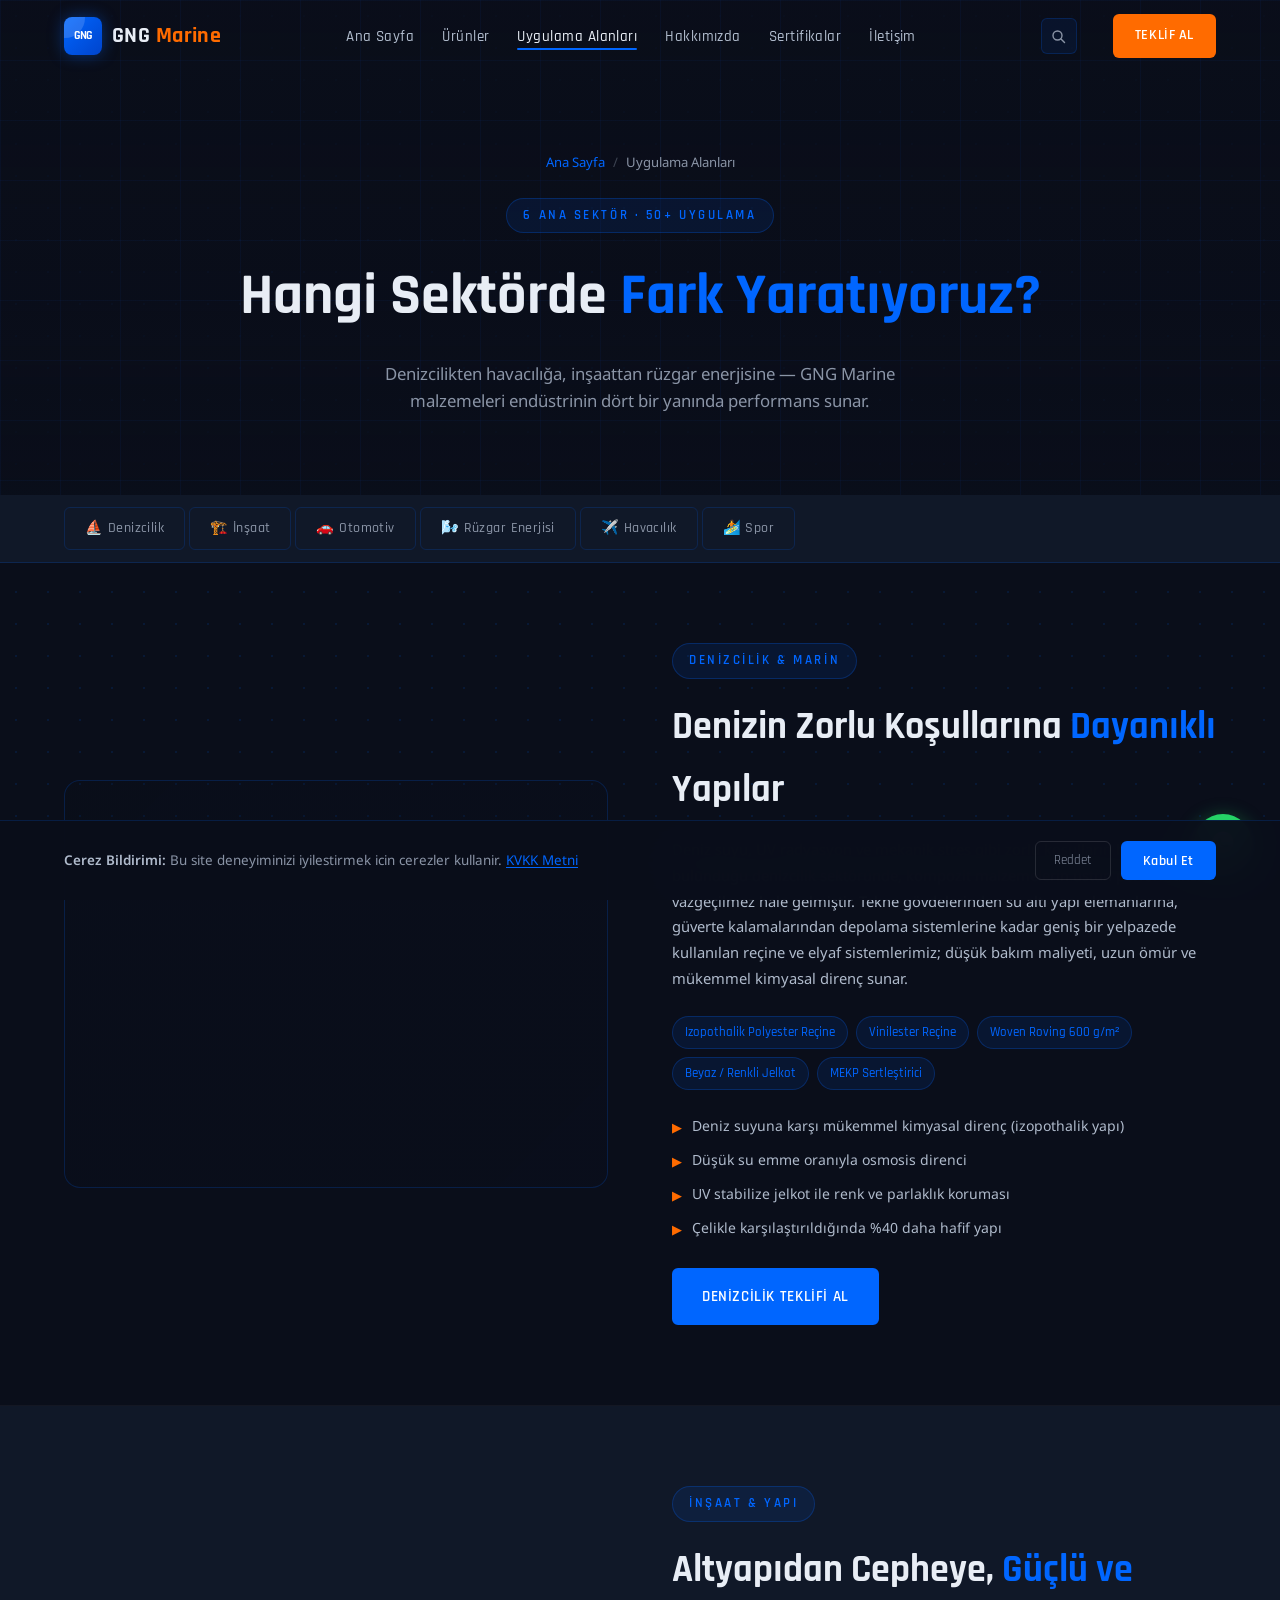
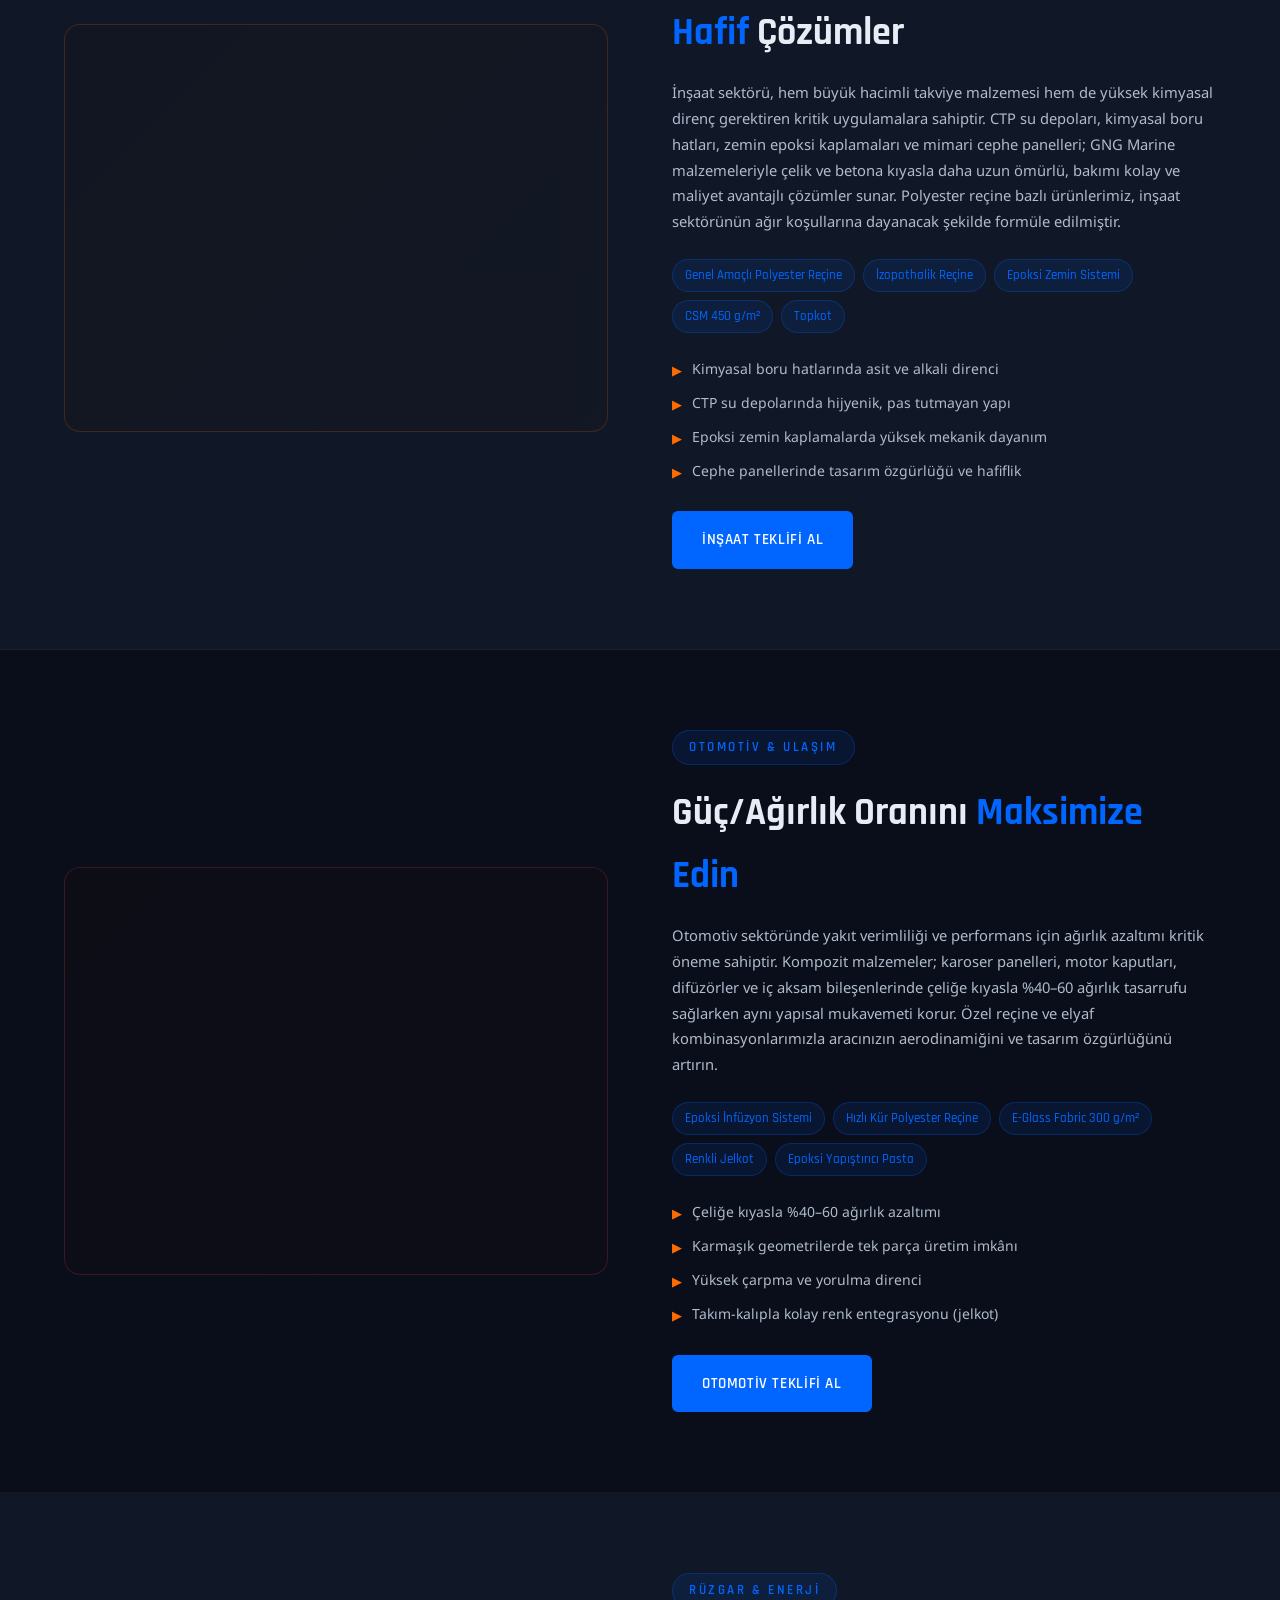
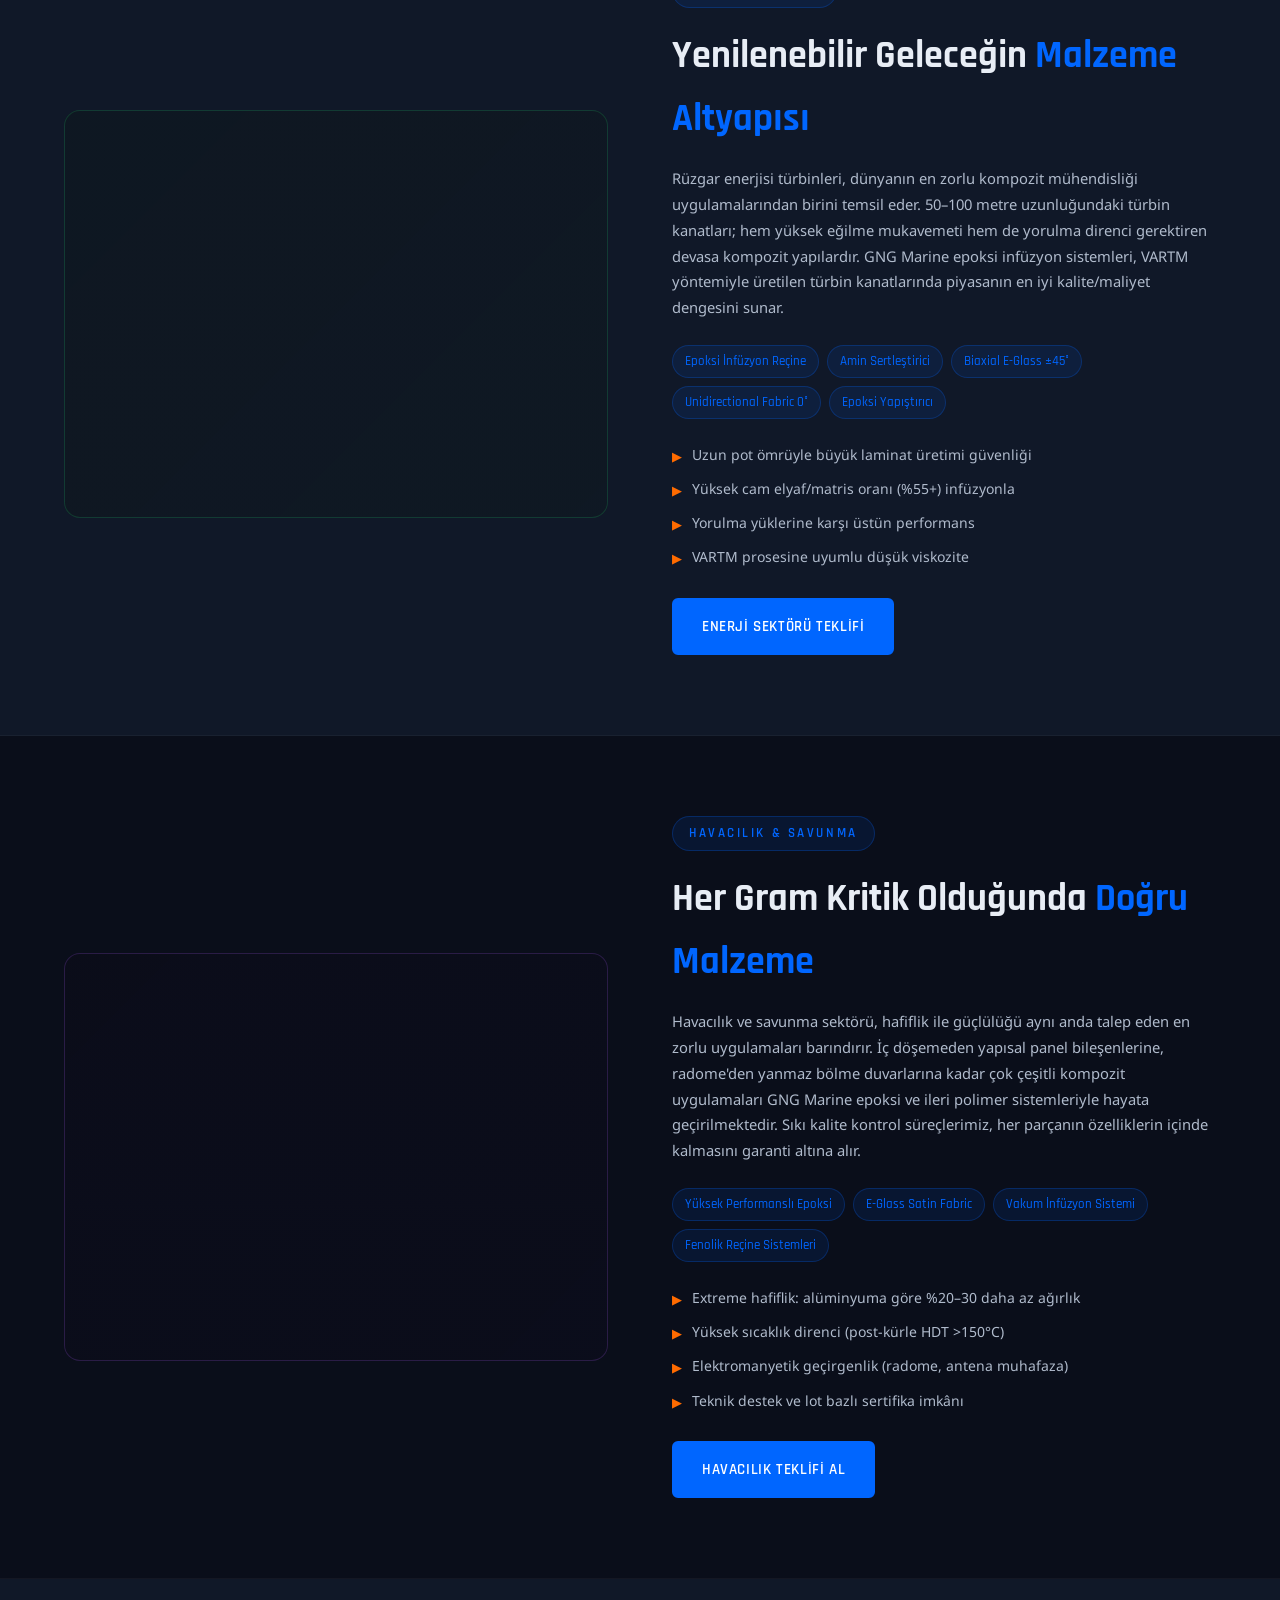
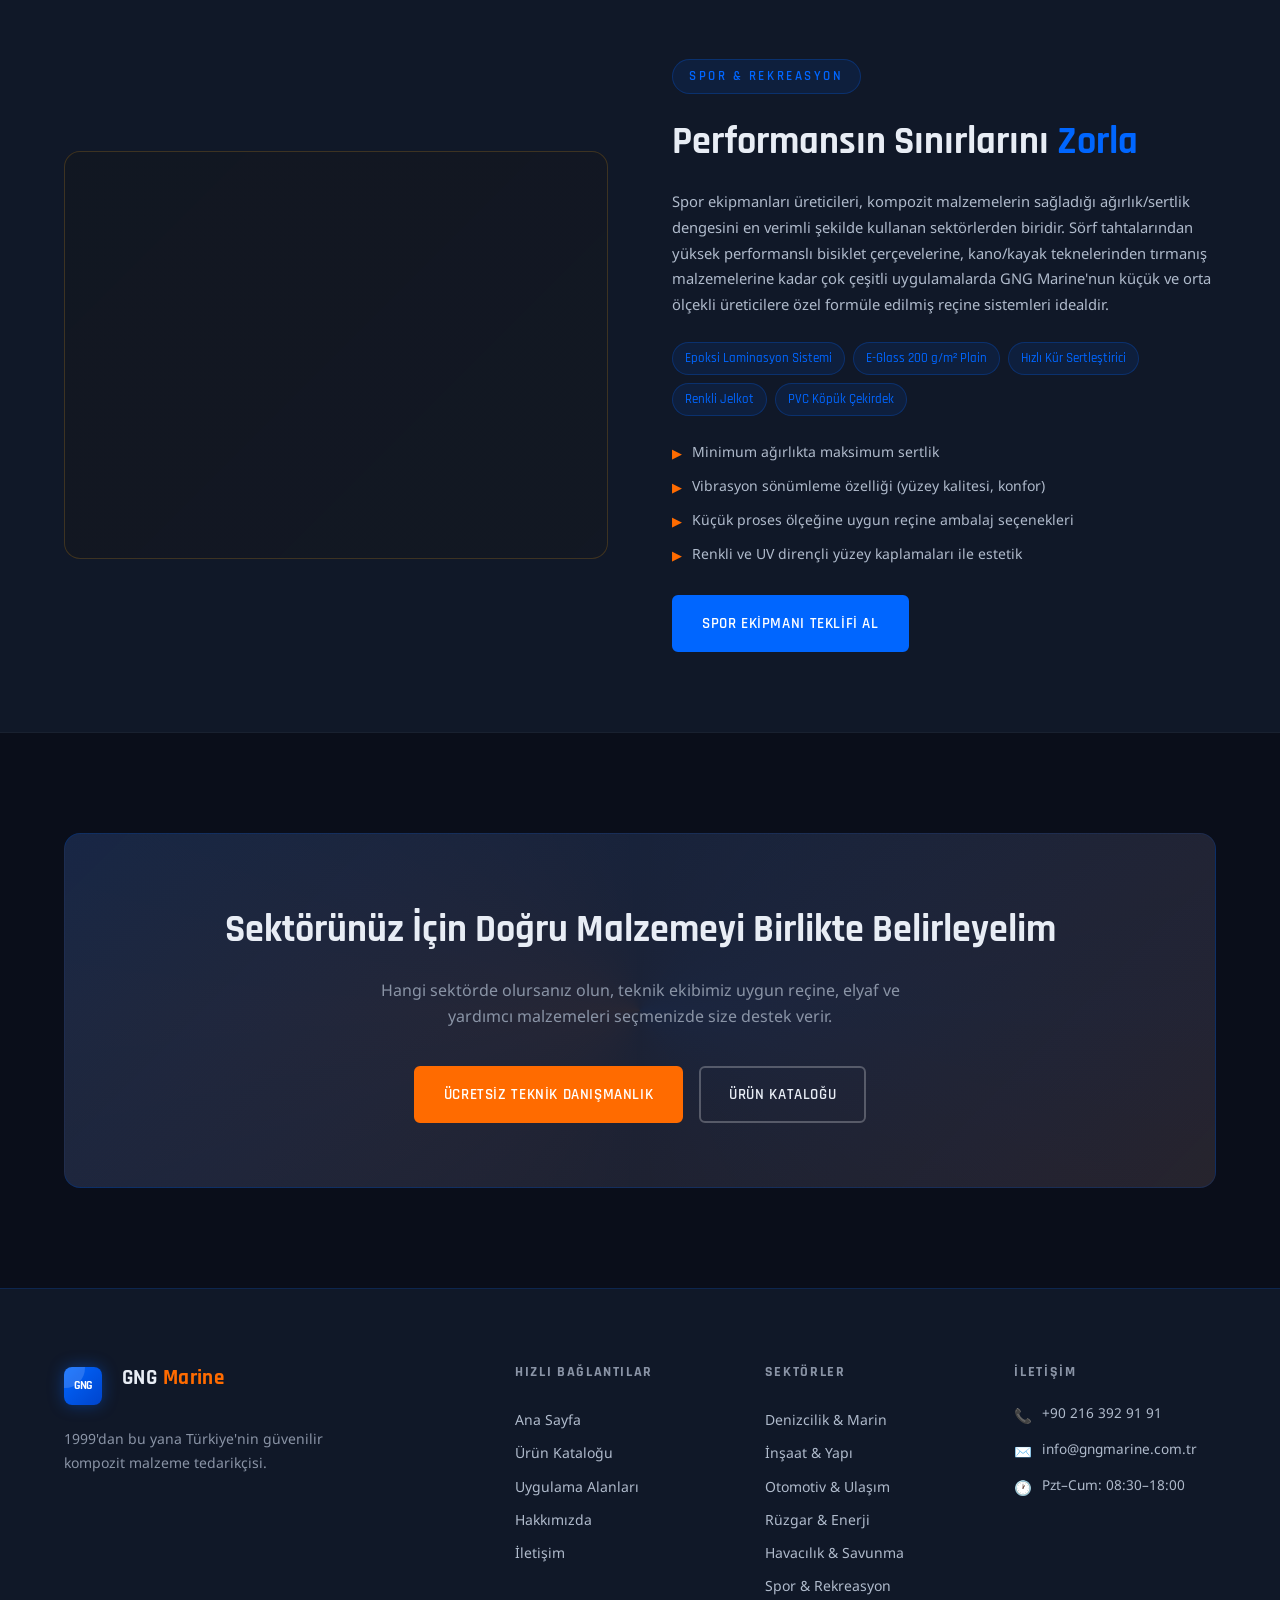
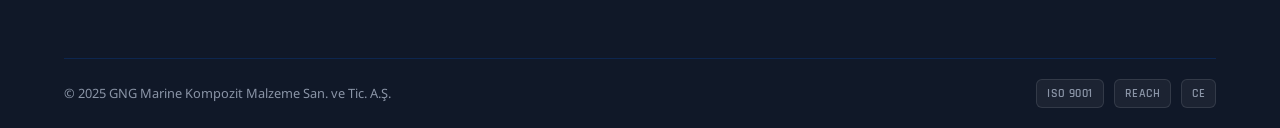
<file: uygulama-alanlari.html>
<!DOCTYPE html>
<html lang="tr">
<head>
  <meta charset="UTF-8" />
  <meta name="viewport" content="width=device-width, initial-scale=1.0" />
  <title>Uygulama Alanları — GNG Marine | Denizcilik, İnşaat, Otomotiv, Rüzgar Enerjisi</title>
  <meta name="description" content="GNG Marine kompozit malzemeleri; denizcilik, inşaat, otomotiv, rüzgar enerjisi, havacılık ve spor sektörlerinde kullanılmaktadır. Sektörünüz için doğru malzemeyi keşfedin." />
  <meta name="keywords" content="kompozit uygulama alanları, tekne üretimi reçine, CTP su deposu, rüzgar türbini kanat malzemesi, otomotiv kompozit, havacılık kompozit, spor ekipmanı CTP" />
  <link rel="stylesheet" href="css/style.css" />
  <link rel="preconnect" href="https://fonts.googleapis.com" />
  <link rel="preconnect" href="https://fonts.gstatic.com" crossorigin />
  <style>
    .app-illustration svg { max-width: 100%; height: 100%; }

    /* Industry illustration backgrounds */
    .app-marine   { background: linear-gradient(135deg, #0A1628 0%, #0D2040 50%, #0A1628 100%); }
    .app-insaat   { background: linear-gradient(135deg, #1A120A 0%, #2A1C0D 50%, #1A120A 100%); }
    .app-oto      { background: linear-gradient(135deg, #1A0A0A 0%, #2A0D0D 50%, #1A0A0A 100%); }
    .app-ruzgar   { background: linear-gradient(135deg, #0A1A0A 0%, #0D2A10 50%, #0A1A0A 100%); }
    .app-hava     { background: linear-gradient(135deg, #150A1A 0%, #1A0D30 50%, #150A1A 100%); }
    .app-spor     { background: linear-gradient(135deg, #1A140A 0%, #2A200D 50%, #1A140A 100%); }
  </style>
  <link rel="icon" type="image/svg+xml" href="data:image/svg+xml,<svg xmlns='http://www.w3.org/2000/svg' viewBox='0 0 32 32'><rect width='32' height='32' rx='7' fill='%230066FF'/><text x='50%25' y='56%25' dominant-baseline='middle' text-anchor='middle' font-family='system-ui' font-weight='700' font-size='14' fill='white'>KP</text></svg>" />
</head>
<body class="dot-bg">
  <!-- PRELOADER -->
  <div class="preloader">
    <div class="preloader-logo">
      <div class="logo-mark" style="font-size:0.75rem;letter-spacing:-1px;">GNG</div>
      <span class="logo-text">GNG <span>Marine</span></span>
    </div>
    <div class="preloader-bar-wrap"><div class="preloader-bar"></div></div>
    <span class="preloader-text">Yukleniyor...</span>
  </div>

  <!-- SEARCH MODAL -->
  <div class="search-overlay" role="dialog" aria-modal="true">
    <div class="search-box">
      <div class="search-input-wrap">
        <svg class="search-icon" width="18" height="18" viewBox="0 0 18 18" fill="none"><circle cx="8" cy="8" r="5.5" stroke="currentColor" stroke-width="1.5"/><path d="M12.5 12.5L16 16" stroke="currentColor" stroke-width="1.5" stroke-linecap="round"/></svg>
        <input type="text" class="search-input" placeholder="Urun, kategori veya uygulama ara..." autocomplete="off" spellcheck="false" />
        <button class="search-close" aria-label="Kapat">x</button>
      </div>
      <div class="search-results"></div>
      <div class="search-hint">
        <span class="search-hint-tag">Polyester</span>
        <span class="search-hint-tag">Epoksi</span>
        <span class="search-hint-tag">Jelkot</span>
        <span class="search-hint-tag">Cam Elyaf</span>
        <span class="search-hint-tag">MEKP</span>
      </div>
    </div>
  </div>

  <!-- KVKK BANNER -->
  <div class="cookie-banner" role="region">
    <div class="container cookie-banner-inner">
      <p class="cookie-banner-text">
        <strong>Cerez Bildirimi:</strong> Bu site deneyiminizi iyilestirmek icin cerezler kullanir.
        <a href="hakkimizda.html">KVKK Metni</a>
      </p>
      <div class="cookie-banner-actions">
        <button class="cookie-btn-reject">Reddet</button>
        <button class="cookie-btn-accept">Kabul Et</button>
      </div>
    </div>
  </div>


  <!-- NAVBAR -->
  <nav class="navbar scrolled" id="navbar">
    <div class="container navbar-inner">
      <a href="index.html" class="navbar-logo">
        <div class="logo-mark" style="font-size:0.75rem;letter-spacing:-1px;">GNG</div>
        <span class="logo-text">GNG <span>Marine</span></span>
      </a>
      <ul class="navbar-nav">
        <li><a href="index.html" class="nav-link">Ana Sayfa</a></li>
        <li><a href="urunler.html" class="nav-link">Ürünler</a></li>
        <li><a href="uygulama-alanlari.html" class="nav-link active">Uygulama Alanları</a></li>
        <li><a href="hakkimizda.html" class="nav-link">Hakkımızda</a></li>
        <li><a href="hakkimizda.html#sertifikalar" class="nav-link">Sertifikalar</a></li>
        <li><a href="iletisim.html" class="nav-link">İletişim</a></li>
      </ul>
      <button class="navbar-search-btn" aria-label="Urun Ara" title="Urun Ara (Ctrl+K)">
        <svg width="15" height="15" viewBox="0 0 15 15" fill="none"><circle cx="6.5" cy="6.5" r="4.5" stroke="currentColor" stroke-width="1.4"/><path d="M10 10L13.5 13.5" stroke="currentColor" stroke-width="1.4" stroke-linecap="round"/></svg>
      </button>
            <a href="iletisim.html" class="navbar-cta">Teklif Al</a>
      <button class="hamburger" aria-label="Menü"><span></span><span></span><span></span></button>
    </div>
  </nav>
  <div class="mobile-nav">
    <a href="index.html" class="nav-link">Ana Sayfa</a>
    <a href="urunler.html" class="nav-link">Ürünler</a>
    <a href="uygulama-alanlari.html" class="nav-link">Uygulama Alanları</a>
    <a href="hakkimizda.html" class="nav-link">Hakkımızda</a>
    <a href="iletisim.html" class="nav-link">İletişim</a>
    <a href="iletisim.html" class="navbar-cta">Teklif Al</a>
  </div>

  <!-- PAGE HEADER -->
  <div class="page-header">
    <div class="container page-header-content">
      <div class="breadcrumb">
        <a href="index.html">Ana Sayfa</a>
        <span class="breadcrumb-sep">/</span>
        <span>Uygulama Alanları</span>
      </div>
      <span class="section-label">6 Ana Sektör · 50+ Uygulama</span>
      <h1 class="page-header-title">Hangi Sektörde <span style="color:var(--color-accent-blue)">Fark Yaratıyoruz?</span></h1>
      <p class="page-header-subtitle">Denizcilikten havacılığa, inşaattan rüzgar enerjisine — GNG Marine malzemeleri endüstrinin dört bir yanında performans sunar.</p>
    </div>
  </div>

  <!-- QUICK NAV -->
  <div style="background:var(--color-bg-secondary); border-bottom:1px solid var(--color-border); position:sticky; top:var(--nav-height); z-index:100;">
    <div class="container">
      <div style="display:flex; gap:4px; overflow-x:auto; padding:12px 0; scrollbar-width:none;">
        <a href="#denizcilik" class="filter-tab" style="white-space:nowrap; border-radius:6px;">⛵ Denizcilik</a>
        <a href="#insaat" class="filter-tab" style="white-space:nowrap; border-radius:6px;">🏗️ İnşaat</a>
        <a href="#otomotiv" class="filter-tab" style="white-space:nowrap; border-radius:6px;">🚗 Otomotiv</a>
        <a href="#ruzgar" class="filter-tab" style="white-space:nowrap; border-radius:6px;">🌬️ Rüzgar Enerjisi</a>
        <a href="#havacilik" class="filter-tab" style="white-space:nowrap; border-radius:6px;">✈️ Havacılık</a>
        <a href="#spor" class="filter-tab" style="white-space:nowrap; border-radius:6px;">🏄 Spor</a>
      </div>
    </div>
  </div>

  <!-- ===================== DENIZCILIK ===================== -->
  <section class="app-section" id="denizcilik">
    <div class="container">
      <div class="app-section-grid">
        <div class="app-illustration app-marine fade-in-left" style="border-radius:16px; border:1px solid rgba(0,102,255,0.2); min-height:340px; padding:48px; display:flex; align-items:center; justify-content:center;">
          <svg viewBox="0 0 320 240" fill="none" style="width:100%; max-width:320px;">
            <!-- Water -->
            <path d="M0 180 Q80 160 160 180 Q240 200 320 180 L320 240 L0 240Z" fill="rgba(0,102,255,0.2)"/>
            <path d="M0 190 Q80 170 160 190 Q240 210 320 190" stroke="#0066FF" stroke-width="2" fill="none" opacity="0.5"/>
            <!-- Hull -->
            <path d="M60 175 Q160 185 260 175 L240 200 Q160 210 80 200Z" fill="rgba(0,102,255,0.3)" stroke="#0066FF" stroke-width="2"/>
            <!-- Body -->
            <path d="M80 130 L80 175 Q160 185 240 175 L240 130Z" fill="rgba(0,102,255,0.15)" stroke="#0066FF" stroke-width="2"/>
            <!-- Mast -->
            <line x1="160" y1="30" x2="160" y2="130" stroke="rgba(0,102,255,0.6)" stroke-width="3"/>
            <!-- Sail -->
            <path d="M162 40 L220 120 L162 120Z" fill="rgba(0,102,255,0.25)" stroke="#0066FF" stroke-width="1.5"/>
            <path d="M158 50 L100 110 L158 110Z" fill="rgba(0,102,255,0.15)" stroke="#0066FF" stroke-width="1.5"/>
            <!-- Cabin -->
            <rect x="140" y="110" width="60" height="22" rx="3" fill="rgba(0,102,255,0.2)" stroke="#0066FF" stroke-width="1.5"/>
            <!-- Glow -->
            <ellipse cx="160" cy="190" rx="100" ry="12" fill="rgba(0,102,255,0.1)"/>
          </svg>
        </div>
        <div class="fade-in-right">
          <span class="section-label">Denizcilik &amp; Marin</span>
          <h2 class="app-title">Denizin Zorlu Koşullarına <span>Dayanıklı</span> Yapılar</h2>
          <p class="app-desc">
            Deniz suyu, UV radyasyon ve mekanik stres gibi zorlu koşulların bir arada bulunduğu denizcilik sektöründe, kompozit malzemelerin üstün performansı vazgeçilmez hale gelmiştir. Tekne gövdelerinden su altı yapı elemanlarına, güverte kalamalarından depolama sistemlerine kadar geniş bir yelpazede kullanılan reçine ve elyaf sistemlerimiz; düşük bakım maliyeti, uzun ömür ve mükemmel kimyasal direnç sunar.
          </p>
          <div class="app-products">
            <span class="app-product-tag">Izopothalik Polyester Reçine</span>
            <span class="app-product-tag">Vinilester Reçine</span>
            <span class="app-product-tag">Woven Roving 600 g/m²</span>
            <span class="app-product-tag">Beyaz / Renkli Jelkot</span>
            <span class="app-product-tag">MEKP Sertleştirici</span>
          </div>
          <div class="app-advantages">
            <div class="app-advantage">
              <span class="app-advantage-icon">▶</span>
              <span>Deniz suyuna karşı mükemmel kimyasal direnç (izopothalik yapı)</span>
            </div>
            <div class="app-advantage">
              <span class="app-advantage-icon">▶</span>
              <span>Düşük su emme oranıyla osmosis direnci</span>
            </div>
            <div class="app-advantage">
              <span class="app-advantage-icon">▶</span>
              <span>UV stabilize jelkot ile renk ve parlaklık koruması</span>
            </div>
            <div class="app-advantage">
              <span class="app-advantage-icon">▶</span>
              <span>Çelikle karşılaştırıldığında %40 daha hafif yapı</span>
            </div>
          </div>
          <div style="margin-top:28px;">
            <a href="iletisim.html" class="btn btn-primary">Denizcilik Teklifi Al</a>
          </div>
        </div>
      </div>
    </div>
  </section>

  <!-- ===================== İNŞAAT ===================== -->
  <section class="app-section" id="insaat" style="background:var(--color-bg-secondary);">
    <div class="container">
      <div class="app-section-grid reverse">
        <div class="fade-in-left">
          <span class="section-label">İnşaat &amp; Yapı</span>
          <h2 class="app-title">Altyapıdan Cepheye, <span>Güçlü ve Hafif</span> Çözümler</h2>
          <p class="app-desc">
            İnşaat sektörü, hem büyük hacimli takviye malzemesi hem de yüksek kimyasal direnç gerektiren kritik uygulamalara sahiptir. CTP su depoları, kimyasal boru hatları, zemin epoksi kaplamaları ve mimari cephe panelleri; GNG Marine malzemeleriyle çelik ve betona kıyasla daha uzun ömürlü, bakımı kolay ve maliyet avantajlı çözümler sunar. Polyester reçine bazlı ürünlerimiz, inşaat sektörünün ağır koşullarına dayanacak şekilde formüle edilmiştir.
          </p>
          <div class="app-products">
            <span class="app-product-tag">Genel Amaçlı Polyester Reçine</span>
            <span class="app-product-tag">İzopothalik Reçine</span>
            <span class="app-product-tag">Epoksi Zemin Sistemi</span>
            <span class="app-product-tag">CSM 450 g/m²</span>
            <span class="app-product-tag">Topkot</span>
          </div>
          <div class="app-advantages">
            <div class="app-advantage">
              <span class="app-advantage-icon">▶</span>
              <span>Kimyasal boru hatlarında asit ve alkali direnci</span>
            </div>
            <div class="app-advantage">
              <span class="app-advantage-icon">▶</span>
              <span>CTP su depolarında hijyenik, pas tutmayan yapı</span>
            </div>
            <div class="app-advantage">
              <span class="app-advantage-icon">▶</span>
              <span>Epoksi zemin kaplamalarda yüksek mekanik dayanım</span>
            </div>
            <div class="app-advantage">
              <span class="app-advantage-icon">▶</span>
              <span>Cephe panellerinde tasarım özgürlüğü ve hafiflik</span>
            </div>
          </div>
          <div style="margin-top:28px;">
            <a href="iletisim.html" class="btn btn-primary">İnşaat Teklifi Al</a>
          </div>
        </div>
        <div class="app-illustration app-insaat fade-in-right" style="border-radius:16px; border:1px solid rgba(255,107,0,0.2); min-height:340px; padding:48px; display:flex; align-items:center; justify-content:center;">
          <svg viewBox="0 0 320 240" fill="none" style="width:100%; max-width:320px;">
            <!-- Building -->
            <rect x="60" y="60" width="80" height="160" fill="rgba(255,107,0,0.08)" stroke="rgba(255,107,0,0.4)" stroke-width="2"/>
            <rect x="160" y="90" width="100" height="130" fill="rgba(255,107,0,0.1)" stroke="rgba(255,107,0,0.4)" stroke-width="2"/>
            <!-- Windows -->
            <rect x="72" y="75" width="18" height="18" fill="rgba(255,107,0,0.2)" stroke="rgba(255,107,0,0.5)" stroke-width="1"/>
            <rect x="100" y="75" width="18" height="18" fill="rgba(255,107,0,0.2)" stroke="rgba(255,107,0,0.5)" stroke-width="1"/>
            <rect x="72" y="105" width="18" height="18" fill="rgba(255,107,0,0.2)" stroke="rgba(255,107,0,0.5)" stroke-width="1"/>
            <rect x="100" y="105" width="18" height="18" fill="rgba(255,107,0,0.3)" stroke="rgba(255,107,0,0.5)" stroke-width="1"/>
            <rect x="72" y="135" width="18" height="18" fill="rgba(255,107,0,0.2)" stroke="rgba(255,107,0,0.5)" stroke-width="1"/>
            <rect x="100" y="135" width="18" height="18" fill="rgba(255,107,0,0.2)" stroke="rgba(255,107,0,0.5)" stroke-width="1"/>
            <!-- Large building windows -->
            <rect x="172" y="105" width="24" height="24" fill="rgba(255,107,0,0.2)" stroke="rgba(255,107,0,0.5)" stroke-width="1"/>
            <rect x="206" y="105" width="24" height="24" fill="rgba(255,107,0,0.2)" stroke="rgba(255,107,0,0.5)" stroke-width="1"/>
            <rect x="172" y="140" width="24" height="24" fill="rgba(255,107,0,0.3)" stroke="rgba(255,107,0,0.5)" stroke-width="1"/>
            <rect x="206" y="140" width="24" height="24" fill="rgba(255,107,0,0.2)" stroke="rgba(255,107,0,0.5)" stroke-width="1"/>
            <rect x="172" y="175" width="24" height="24" fill="rgba(255,107,0,0.2)" stroke="rgba(255,107,0,0.5)" stroke-width="1"/>
            <rect x="206" y="175" width="24" height="24" fill="rgba(255,107,0,0.2)" stroke="rgba(255,107,0,0.5)" stroke-width="1"/>
            <!-- Ground -->
            <line x1="20" y1="220" x2="300" y2="220" stroke="rgba(255,107,0,0.3)" stroke-width="2"/>
            <!-- Tank -->
            <ellipse cx="310" cy="150" rx="25" ry="15" fill="rgba(0,102,255,0.2)" stroke="#0066FF" stroke-width="1.5"/>
            <rect x="285" y="150" width="50" height="40" fill="rgba(0,102,255,0.1)" stroke="#0066FF" stroke-width="1.5"/>
            <ellipse cx="310" cy="190" rx="25" ry="15" fill="rgba(0,102,255,0.15)" stroke="#0066FF" stroke-width="1.5"/>
            <text x="298" y="175" font-size="7" fill="#0066FF" opacity="0.8">CTP</text>
          </svg>
        </div>
      </div>
    </div>
  </section>

  <!-- ===================== OTOMOTİV ===================== -->
  <section class="app-section" id="otomotiv">
    <div class="container">
      <div class="app-section-grid">
        <div class="app-illustration app-oto fade-in-left" style="border-radius:16px; border:1px solid rgba(239,68,68,0.2); min-height:340px; padding:48px; display:flex; align-items:center; justify-content:center;">
          <svg viewBox="0 0 320 240" fill="none" style="width:100%; max-width:320px;">
            <!-- Car body -->
            <path d="M40 160 L60 120 L90 100 L230 100 L260 120 L280 160 L280 185 L40 185Z" fill="rgba(239,68,68,0.12)" stroke="#EF4444" stroke-width="2"/>
            <!-- Windshield -->
            <path d="M110 102 L100 145 L220 145 L210 102Z" fill="rgba(239,68,68,0.08)" stroke="rgba(239,68,68,0.4)" stroke-width="1.5"/>
            <!-- Side window -->
            <path d="M100 145 L115 115 L160 115 L160 145Z" fill="rgba(239,68,68,0.15)" stroke="rgba(239,68,68,0.4)" stroke-width="1"/>
            <path d="M165 115 L205 115 L220 145 L165 145Z" fill="rgba(239,68,68,0.12)" stroke="rgba(239,68,68,0.4)" stroke-width="1"/>
            <!-- Wheels -->
            <circle cx="100" cy="190" r="28" fill="rgba(0,0,0,0.5)" stroke="#EF4444" stroke-width="2"/>
            <circle cx="100" cy="190" r="16" fill="rgba(239,68,68,0.2)" stroke="rgba(239,68,68,0.6)" stroke-width="1.5"/>
            <circle cx="220" cy="190" r="28" fill="rgba(0,0,0,0.5)" stroke="#EF4444" stroke-width="2"/>
            <circle cx="220" cy="190" r="16" fill="rgba(239,68,68,0.2)" stroke="rgba(239,68,68,0.6)" stroke-width="1.5"/>
            <!-- Headlight -->
            <path d="M45 152 L60 145 L65 158 L50 163Z" fill="rgba(255,236,0,0.3)" stroke="rgba(255,200,0,0.6)" stroke-width="1"/>
            <!-- Taillight -->
            <path d="M270 152 L258 145 L255 158 L268 163Z" fill="rgba(239,68,68,0.5)" stroke="#EF4444" stroke-width="1"/>
            <!-- Ground shadow -->
            <ellipse cx="160" cy="220" rx="130" ry="10" fill="rgba(239,68,68,0.05)"/>
          </svg>
        </div>
        <div class="fade-in-right">
          <span class="section-label">Otomotiv &amp; Ulaşım</span>
          <h2 class="app-title">Güç/Ağırlık Oranını <span>Maksimize Edin</span></h2>
          <p class="app-desc">
            Otomotiv sektöründe yakıt verimliliği ve performans için ağırlık azaltımı kritik öneme sahiptir. Kompozit malzemeler; karoser panelleri, motor kaputları, difüzörler ve iç aksam bileşenlerinde çeliğe kıyasla %40–60 ağırlık tasarrufu sağlarken aynı yapısal mukavemeti korur. Özel reçine ve elyaf kombinasyonlarımızla aracınızın aerodinamiğini ve tasarım özgürlüğünü artırın.
          </p>
          <div class="app-products">
            <span class="app-product-tag">Epoksi İnfüzyon Sistemi</span>
            <span class="app-product-tag">Hızlı Kür Polyester Reçine</span>
            <span class="app-product-tag">E-Glass Fabric 300 g/m²</span>
            <span class="app-product-tag">Renkli Jelkot</span>
            <span class="app-product-tag">Epoksi Yapıştırıcı Pasta</span>
          </div>
          <div class="app-advantages">
            <div class="app-advantage">
              <span class="app-advantage-icon">▶</span>
              <span>Çeliğe kıyasla %40–60 ağırlık azaltımı</span>
            </div>
            <div class="app-advantage">
              <span class="app-advantage-icon">▶</span>
              <span>Karmaşık geometrilerde tek parça üretim imkânı</span>
            </div>
            <div class="app-advantage">
              <span class="app-advantage-icon">▶</span>
              <span>Yüksek çarpma ve yorulma direnci</span>
            </div>
            <div class="app-advantage">
              <span class="app-advantage-icon">▶</span>
              <span>Takım-kalıpla kolay renk entegrasyonu (jelkot)</span>
            </div>
          </div>
          <div style="margin-top:28px;">
            <a href="iletisim.html" class="btn btn-primary">Otomotiv Teklifi Al</a>
          </div>
        </div>
      </div>
    </div>
  </section>

  <!-- ===================== RÜZGAR ENERJİSİ ===================== -->
  <section class="app-section" id="ruzgar" style="background:var(--color-bg-secondary);">
    <div class="container">
      <div class="app-section-grid reverse">
        <div class="fade-in-left">
          <span class="section-label">Rüzgar &amp; Enerji</span>
          <h2 class="app-title">Yenilenebilir Geleceğin <span>Malzeme Altyapısı</span></h2>
          <p class="app-desc">
            Rüzgar enerjisi türbinleri, dünyanın en zorlu kompozit mühendisliği uygulamalarından birini temsil eder. 50–100 metre uzunluğundaki türbin kanatları; hem yüksek eğilme mukavemeti hem de yorulma direnci gerektiren devasa kompozit yapılardır. GNG Marine epoksi infüzyon sistemleri, VARTM yöntemiyle üretilen türbin kanatlarında piyasanın en iyi kalite/maliyet dengesini sunar.
          </p>
          <div class="app-products">
            <span class="app-product-tag">Epoksi İnfüzyon Reçine</span>
            <span class="app-product-tag">Amin Sertleştirici</span>
            <span class="app-product-tag">Biaxial E-Glass ±45°</span>
            <span class="app-product-tag">Unidirectional Fabric 0°</span>
            <span class="app-product-tag">Epoksi Yapıştırıcı</span>
          </div>
          <div class="app-advantages">
            <div class="app-advantage">
              <span class="app-advantage-icon">▶</span>
              <span>Uzun pot ömrüyle büyük laminat üretimi güvenliği</span>
            </div>
            <div class="app-advantage">
              <span class="app-advantage-icon">▶</span>
              <span>Yüksek cam elyaf/matris oranı (%55+) infüzyonla</span>
            </div>
            <div class="app-advantage">
              <span class="app-advantage-icon">▶</span>
              <span>Yorulma yüklerine karşı üstün performans</span>
            </div>
            <div class="app-advantage">
              <span class="app-advantage-icon">▶</span>
              <span>VARTM prosesine uyumlu düşük viskozite</span>
            </div>
          </div>
          <div style="margin-top:28px;">
            <a href="iletisim.html" class="btn btn-primary">Enerji Sektörü Teklifi</a>
          </div>
        </div>
        <div class="app-illustration app-ruzgar fade-in-right" style="border-radius:16px; border:1px solid rgba(34,197,94,0.2); min-height:340px; padding:48px; display:flex; align-items:center; justify-content:center;">
          <svg viewBox="0 0 320 240" fill="none" style="width:100%; max-width:320px;">
            <!-- Tower -->
            <path d="M152 230 L148 80 L172 80 L168 230Z" fill="rgba(34,197,94,0.15)" stroke="#22C55E" stroke-width="2"/>
            <!-- Hub -->
            <circle cx="160" cy="80" r="12" fill="rgba(34,197,94,0.3)" stroke="#22C55E" stroke-width="2"/>
            <!-- Blade 1 (up-right) -->
            <path d="M168 74 Q200 30 190 10 Q175 40 160 68Z" fill="rgba(34,197,94,0.2)" stroke="#22C55E" stroke-width="1.5"/>
            <!-- Blade 2 (down-left) -->
            <path d="M152 86 Q120 130 100 120 Q125 110 155 92Z" fill="rgba(34,197,94,0.2)" stroke="#22C55E" stroke-width="1.5"/>
            <!-- Blade 3 (down-right) -->
            <path d="M168 86 Q200 130 220 120 Q195 110 165 92Z" fill="rgba(34,197,94,0.2)" stroke="#22C55E" stroke-width="1.5"/>
            <!-- Second turbine (smaller) -->
            <path d="M52 230 L50 140 L58 140 L56 230Z" fill="rgba(34,197,94,0.1)" stroke="rgba(34,197,94,0.4)" stroke-width="1.5"/>
            <circle cx="54" cy="140" r="7" fill="rgba(34,197,94,0.2)" stroke="rgba(34,197,94,0.5)" stroke-width="1.5"/>
            <path d="M58 136 Q74 115 70 102 Q63 118 51 134Z" fill="rgba(34,197,94,0.15)" stroke="rgba(34,197,94,0.4)" stroke-width="1"/>
            <path d="M50 144 Q34 163 26 157 Q40 152 53 146Z" fill="rgba(34,197,94,0.15)" stroke="rgba(34,197,94,0.4)" stroke-width="1"/>
            <path d="M58 144 Q74 163 82 157 Q68 152 55 146Z" fill="rgba(34,197,94,0.15)" stroke="rgba(34,197,94,0.4)" stroke-width="1"/>
            <!-- Ground -->
            <path d="M0 230 Q160 220 320 230" stroke="rgba(34,197,94,0.3)" stroke-width="2"/>
            <!-- Sun/glow -->
            <circle cx="270" cy="45" r="20" fill="rgba(255,200,0,0.1)" stroke="rgba(255,200,0,0.2)" stroke-width="1"/>
            <circle cx="270" cy="45" r="12" fill="rgba(255,200,0,0.15)"/>
          </svg>
        </div>
      </div>
    </div>
  </section>

  <!-- ===================== HAVACILIK ===================== -->
  <section class="app-section" id="havacilik">
    <div class="container">
      <div class="app-section-grid">
        <div class="app-illustration app-hava fade-in-left" style="border-radius:16px; border:1px solid rgba(168,85,247,0.2); min-height:340px; padding:48px; display:flex; align-items:center; justify-content:center;">
          <svg viewBox="0 0 320 240" fill="none" style="width:100%; max-width:320px;">
            <!-- Fuselage -->
            <path d="M60 115 Q80 105 160 108 Q240 105 280 115 Q240 125 160 122 Q80 125 60 115Z" fill="rgba(168,85,247,0.2)" stroke="#A855F7" stroke-width="2"/>
            <!-- Nose -->
            <path d="M280 115 Q310 115 320 115 Q305 110 280 115Z" fill="rgba(168,85,247,0.3)" stroke="#A855F7" stroke-width="1.5"/>
            <!-- Tail -->
            <path d="M60 115 L30 115" stroke="#A855F7" stroke-width="2"/>
            <!-- Wings -->
            <path d="M160 110 L120 60 L140 80 L200 80 L220 60 L180 110Z" fill="rgba(168,85,247,0.15)" stroke="#A855F7" stroke-width="1.5"/>
            <!-- Tail fin -->
            <path d="M80 113 L60 70 L70 113Z" fill="rgba(168,85,247,0.2)" stroke="#A855F7" stroke-width="1.5"/>
            <!-- Horizontal stabilizer -->
            <path d="M80 116 L55 138 L70 118Z" fill="rgba(168,85,247,0.15)" stroke="#A855F7" stroke-width="1"/>
            <!-- Engine -->
            <ellipse cx="145" cy="90" rx="12" ry="6" fill="rgba(168,85,247,0.3)" stroke="#A855F7" stroke-width="1.5"/>
            <ellipse cx="180" cy="90" rx="12" ry="6" fill="rgba(168,85,247,0.3)" stroke="#A855F7" stroke-width="1.5"/>
            <!-- Contrail -->
            <path d="M30 113 Q10 110 0 113" stroke="rgba(168,85,247,0.3)" stroke-width="4" stroke-linecap="round"/>
            <path d="M30 117 Q10 120 0 117" stroke="rgba(168,85,247,0.2)" stroke-width="3" stroke-linecap="round"/>
            <!-- Stars/atmosphere -->
            <circle cx="50" cy="40" r="1.5" fill="rgba(168,85,247,0.4)"/>
            <circle cx="100" cy="25" r="1" fill="rgba(168,85,247,0.3)"/>
            <circle cx="220" cy="30" r="1.5" fill="rgba(168,85,247,0.4)"/>
            <circle cx="290" cy="50" r="1" fill="rgba(168,85,247,0.3)"/>
          </svg>
        </div>
        <div class="fade-in-right">
          <span class="section-label">Havacılık &amp; Savunma</span>
          <h2 class="app-title">Her Gram Kritik Olduğunda <span>Doğru Malzeme</span></h2>
          <p class="app-desc">
            Havacılık ve savunma sektörü, hafiflik ile güçlülüğü aynı anda talep eden en zorlu uygulamaları barındırır. İç döşemeden yapısal panel bileşenlerine, radome'den yanmaz bölme duvarlarına kadar çok çeşitli kompozit uygulamaları GNG Marine epoksi ve ileri polimer sistemleriyle hayata geçirilmektedir. Sıkı kalite kontrol süreçlerimiz, her parçanın özelliklerin içinde kalmasını garanti altına alır.
          </p>
          <div class="app-products">
            <span class="app-product-tag">Yüksek Performanslı Epoksi</span>
            <span class="app-product-tag">E-Glass Satin Fabric</span>
            <span class="app-product-tag">Vakum İnfüzyon Sistemi</span>
            <span class="app-product-tag">Fenolik Reçine Sistemleri</span>
          </div>
          <div class="app-advantages">
            <div class="app-advantage">
              <span class="app-advantage-icon">▶</span>
              <span>Extreme hafiflik: alüminyuma göre %20–30 daha az ağırlık</span>
            </div>
            <div class="app-advantage">
              <span class="app-advantage-icon">▶</span>
              <span>Yüksek sıcaklık direnci (post-kürle HDT &gt;150°C)</span>
            </div>
            <div class="app-advantage">
              <span class="app-advantage-icon">▶</span>
              <span>Elektromanyetik geçirgenlik (radome, antena muhafaza)</span>
            </div>
            <div class="app-advantage">
              <span class="app-advantage-icon">▶</span>
              <span>Teknik destek ve lot bazlı sertifika imkânı</span>
            </div>
          </div>
          <div style="margin-top:28px;">
            <a href="iletisim.html" class="btn btn-primary">Havacılık Teklifi Al</a>
          </div>
        </div>
      </div>
    </div>
  </section>

  <!-- ===================== SPOR ===================== -->
  <section class="app-section" id="spor" style="background:var(--color-bg-secondary);">
    <div class="container">
      <div class="app-section-grid reverse">
        <div class="fade-in-left">
          <span class="section-label">Spor &amp; Rekreasyon</span>
          <h2 class="app-title">Performansın Sınırlarını <span>Zorla</span></h2>
          <p class="app-desc">
            Spor ekipmanları üreticileri, kompozit malzemelerin sağladığı ağırlık/sertlik dengesini en verimli şekilde kullanan sektörlerden biridir. Sörf tahtalarından yüksek performanslı bisiklet çerçevelerine, kano/kayak teknelerinden tırmanış malzemelerine kadar çok çeşitli uygulamalarda GNG Marine'nun küçük ve orta ölçekli üreticilere özel formüle edilmiş reçine sistemleri idealdir.
          </p>
          <div class="app-products">
            <span class="app-product-tag">Epoksi Laminasyon Sistemi</span>
            <span class="app-product-tag">E-Glass 200 g/m² Plain</span>
            <span class="app-product-tag">Hızlı Kür Sertleştirici</span>
            <span class="app-product-tag">Renkli Jelkot</span>
            <span class="app-product-tag">PVC Köpük Çekirdek</span>
          </div>
          <div class="app-advantages">
            <div class="app-advantage">
              <span class="app-advantage-icon">▶</span>
              <span>Minimum ağırlıkta maksimum sertlik</span>
            </div>
            <div class="app-advantage">
              <span class="app-advantage-icon">▶</span>
              <span>Vibrasyon sönümleme özelliği (yüzey kalitesi, konfor)</span>
            </div>
            <div class="app-advantage">
              <span class="app-advantage-icon">▶</span>
              <span>Küçük proses ölçeğine uygun reçine ambalaj seçenekleri</span>
            </div>
            <div class="app-advantage">
              <span class="app-advantage-icon">▶</span>
              <span>Renkli ve UV dirençli yüzey kaplamaları ile estetik</span>
            </div>
          </div>
          <div style="margin-top:28px;">
            <a href="iletisim.html" class="btn btn-primary">Spor Ekipmanı Teklifi Al</a>
          </div>
        </div>
        <div class="app-illustration app-spor fade-in-right" style="border-radius:16px; border:1px solid rgba(245,158,11,0.2); min-height:340px; padding:48px; display:flex; align-items:center; justify-content:center;">
          <svg viewBox="0 0 320 240" fill="none" style="width:100%; max-width:320px;">
            <!-- Surfboard -->
            <path d="M50 190 Q60 100 160 70 Q260 100 270 190 Q200 210 160 205 Q120 210 50 190Z" fill="rgba(245,158,11,0.12)" stroke="#F59E0B" stroke-width="2"/>
            <!-- Board rails detail -->
            <path d="M80 180 Q160 155 240 180" stroke="rgba(245,158,11,0.4)" stroke-width="1.5" fill="none"/>
            <path d="M65 187 Q160 170 255 187" stroke="rgba(245,158,11,0.3)" stroke-width="1" fill="none"/>
            <!-- Center stringer -->
            <path d="M160 72 Q162 140 161 205" stroke="rgba(245,158,11,0.5)" stroke-width="1.5"/>
            <!-- Fins -->
            <path d="M140 200 L130 225 L150 205Z" fill="rgba(245,158,11,0.25)" stroke="#F59E0B" stroke-width="1.5"/>
            <path d="M160 203 L158 230 L168 207Z" fill="rgba(245,158,11,0.3)" stroke="#F59E0B" stroke-width="1.5"/>
            <path d="M180 200 L190 225 L170 205Z" fill="rgba(245,158,11,0.25)" stroke="#F59E0B" stroke-width="1.5"/>
            <!-- Tail design -->
            <path d="M120 188 Q160 180 200 188" stroke="rgba(245,158,11,0.5)" stroke-width="2" fill="none"/>
            <!-- Board nose glow -->
            <circle cx="160" cy="80" r="15" fill="rgba(245,158,11,0.08)"/>
            <!-- Bike wheel (second product) -->
            <circle cx="55" cy="110" r="35" stroke="rgba(245,158,11,0.3)" stroke-width="2" fill="rgba(245,158,11,0.04)"/>
            <circle cx="55" cy="110" r="10" stroke="rgba(245,158,11,0.4)" stroke-width="1.5"/>
            <line x1="55" y1="75" x2="55" y2="145" stroke="rgba(245,158,11,0.2)" stroke-width="1"/>
            <line x1="20" y1="110" x2="90" y2="110" stroke="rgba(245,158,11,0.2)" stroke-width="1"/>
            <line x1="30" y1="80" x2="80" y2="140" stroke="rgba(245,158,11,0.15)" stroke-width="1"/>
            <line x1="80" y1="80" x2="30" y2="140" stroke="rgba(245,158,11,0.15)" stroke-width="1"/>
          </svg>
        </div>
      </div>
    </div>
  </section>

  <!-- CTA -->
  <section class="section">
    <div class="container">
      <div class="cta-banner fade-in">
        <h2 class="cta-banner-title">Sektörünüz İçin Doğru Malzemeyi Birlikte Belirleyelim</h2>
        <p class="cta-banner-subtitle">Hangi sektörde olursanız olun, teknik ekibimiz uygun reçine, elyaf ve yardımcı malzemeleri seçmenizde size destek verir.</p>
        <div style="display:flex;gap:16px;justify-content:center;flex-wrap:wrap;">
          <a href="iletisim.html" class="btn btn-orange">Ücretsiz Teknik Danışmanlık</a>
          <a href="urunler.html" class="btn btn-secondary">Ürün Kataloğu</a>
        </div>
      </div>
    </div>
  </section>

  <!-- FOOTER -->
  <footer class="footer">
    <div class="container">
      <div class="footer-grid">
        <div class="footer-brand">
          <a href="index.html" class="navbar-logo" style="margin-bottom:16px; display:inline-flex;">
            <div class="logo-mark" style="font-size:0.75rem;letter-spacing:-1px;">GNG</div>
            <span class="logo-text" style="font-size:1.3rem; margin-left:10px;">GNG <span>Marine</span></span>
          </a>
          <p class="footer-tagline">1999'dan bu yana Türkiye'nin güvenilir kompozit malzeme tedarikçisi.</p>
        </div>
        <div>
          <h4 class="footer-col-title">Hızlı Bağlantılar</h4>
          <nav class="footer-nav">
            <a href="index.html">Ana Sayfa</a>
            <a href="urunler.html">Ürün Kataloğu</a>
            <a href="uygulama-alanlari.html">Uygulama Alanları</a>
            <a href="hakkimizda.html">Hakkımızda</a>
            <a href="iletisim.html">İletişim</a>
          </nav>
        </div>
        <div>
          <h4 class="footer-col-title">Sektörler</h4>
          <nav class="footer-nav">
            <a href="#denizcilik">Denizcilik &amp; Marin</a>
            <a href="#insaat">İnşaat &amp; Yapı</a>
            <a href="#otomotiv">Otomotiv &amp; Ulaşım</a>
            <a href="#ruzgar">Rüzgar &amp; Enerji</a>
            <a href="#havacilik">Havacılık &amp; Savunma</a>
            <a href="#spor">Spor &amp; Rekreasyon</a>
          </nav>
        </div>
        <div>
          <h4 class="footer-col-title">İletişim</h4>
          <div class="footer-contact-item"><span class="footer-contact-icon">📞</span><span>+90 216 392 91 91</span></div>
          <div class="footer-contact-item"><span class="footer-contact-icon">✉️</span><span>info@gngmarine.com.tr</span></div>
          <div class="footer-contact-item"><span class="footer-contact-icon">🕐</span><span>Pzt–Cum: 08:30–18:00</span></div>
        </div>
      </div>
      <div class="footer-bottom">
        <p class="footer-bottom-text">© 2025 GNG Marine Kompozit Malzeme San. ve Tic. A.Ş.</p>
        <div class="footer-cert-badges"><span class="cert-badge">ISO 9001</span><span class="cert-badge">REACH</span><span class="cert-badge">CE</span></div>
      </div>
    </div>
  </footer>

  <button class="back-to-top" aria-label="Yukari Cik">
    <svg width="16" height="16" viewBox="0 0 16 16" fill="none"><path d="M8 12V4M4 8l4-4 4 4" stroke="currentColor" stroke-width="1.5" stroke-linecap="round" stroke-linejoin="round"/></svg>
  </button>

  <a href="https://wa.me/905323891405" class="whatsapp-float" aria-label="WhatsApp" target="_blank" rel="noopener">
    <svg viewBox="0 0 32 32" fill="white"><path d="M16 3C9.373 3 4 8.373 4 15c0 2.385.668 4.61 1.832 6.5L4 29l7.77-1.818A12.93 12.93 0 0016 27c6.627 0 12-5.373 12-12S22.627 3 16 3zm6.09 16.64c-.254.714-1.494 1.403-2.044 1.456-.55.053-1.065.246-3.593-.748-3.02-1.198-4.95-4.28-5.1-4.48-.15-.198-1.2-1.597-1.2-3.047s.762-2.163 1.032-2.459c.27-.295.588-.368.784-.368s.392.003.565.01c.182.008.425-.068.665.508.254.608.862 2.1.937 2.253.075.152.126.33.025.53-.1.202-.15.328-.297.506-.148.178-.31.398-.443.534-.148.15-.302.312-.13.613.173.3.767 1.264 1.645 2.046 1.13 1.007 2.082 1.32 2.376 1.472.295.152.467.127.64-.076.172-.202.738-.862.935-1.158.196-.296.393-.247.663-.148.27.1 1.714.808 2.008.956.295.15.49.224.563.35.073.127.073.735-.18 1.449z"/></svg>
  </a>
  <script src="js/main.js"></script>
</body>
</html>
</file>
<file: css/style.css>
/* ============================================================
   GNG Marine — Ana Stil Dosyası
   Industrial-Luxury Design System
   ============================================================ */

/* Google Fonts */
@import url('https://fonts.googleapis.com/css2?family=Rajdhani:wght@400;500;600;700&family=Noto+Sans:wght@300;400;500;600&display=swap');

/* ============================================================
   CSS VARIABLES
   ============================================================ */
:root {
  --color-bg-primary:   #0A0E1A;
  --color-bg-secondary: #101828;
  --color-bg-card:      #111927;
  --color-bg-elevated:  #141E2E;
  --color-accent-blue:  #0066FF;
  --color-accent-blue-dim: #0044CC;
  --color-accent-orange:#FF6B00;
  --color-accent-orange-dim:#CC5500;
  --color-text-primary: #E8EDF5;
  --color-text-secondary:#B0BBCC;
  --color-text-muted:   #8A94A6;
  --color-border:       rgba(0, 102, 255, 0.18);
  --color-border-hover: rgba(0, 102, 255, 0.6);
  --color-glow-blue:    rgba(0, 102, 255, 0.25);
  --color-glow-orange:  rgba(255, 107, 0, 0.25);
  --font-heading:       'Rajdhani', sans-serif;
  --font-body:          'Noto Sans', sans-serif;
  --nav-height:         72px;
  --radius-sm:          6px;
  --radius-md:          10px;
  --radius-lg:          16px;
  --transition-fast:    0.2s ease;
  --transition-normal:  0.35s ease;
  --transition-slow:    0.55s ease;
  --shadow-card:        0 4px 24px rgba(0,0,0,0.45);
  --shadow-glow-blue:   0 0 20px rgba(0,102,255,0.3), 0 0 60px rgba(0,102,255,0.1);
  --shadow-glow-orange: 0 0 20px rgba(255,107,0,0.3), 0 0 60px rgba(255,107,0,0.1);
}

/* ============================================================
   RESET & BASE
   ============================================================ */
*, *::before, *::after { box-sizing: border-box; margin: 0; padding: 0; }

html { scroll-behavior: smooth; font-size: 16px; }

body {
  font-family: var(--font-body);
  background-color: var(--color-bg-primary);
  color: var(--color-text-primary);
  line-height: 1.65;
  overflow-x: hidden;
  -webkit-font-smoothing: antialiased;
}

img { max-width: 100%; display: block; }
a { color: inherit; text-decoration: none; }
ul, ol { list-style: none; }
button { cursor: pointer; font-family: var(--font-body); border: none; background: none; }
input, textarea, select { font-family: var(--font-body); }

::selection { background: rgba(0,102,255,0.35); color: #fff; }

/* Scrollbar */
::-webkit-scrollbar { width: 6px; }
::-webkit-scrollbar-track { background: var(--color-bg-secondary); }
::-webkit-scrollbar-thumb { background: var(--color-accent-blue); border-radius: 3px; }

/* ============================================================
   DOT GRID BACKGROUND PATTERN
   ============================================================ */
.dot-bg {
  position: relative;
}
.dot-bg::before {
  content: '';
  position: fixed;
  inset: 0;
  background-image: radial-gradient(circle, rgba(0,102,255,0.12) 1px, transparent 1px);
  background-size: 32px 32px;
  pointer-events: none;
  z-index: 0;
}

/* ============================================================
   LAYOUT UTILITIES
   ============================================================ */
.container {
  width: 100%;
  max-width: 1200px;
  margin-inline: auto;
  padding-inline: 24px;
}

.section {
  padding-block: 100px;
  position: relative;
  z-index: 1;
}

.section-sm { padding-block: 64px; }

.section-header {
  text-align: center;
  margin-bottom: 64px;
}

.section-label {
  display: inline-block;
  font-family: var(--font-heading);
  font-size: 0.8rem;
  font-weight: 600;
  letter-spacing: 0.2em;
  text-transform: uppercase;
  color: var(--color-accent-blue);
  background: rgba(0,102,255,0.1);
  border: 1px solid rgba(0,102,255,0.25);
  padding: 6px 16px;
  border-radius: 100px;
  margin-bottom: 16px;
}

.section-title {
  font-family: var(--font-heading);
  font-size: clamp(2rem, 4vw, 3rem);
  font-weight: 700;
  line-height: 1.15;
  color: var(--color-text-primary);
  margin-bottom: 16px;
}

.section-title span { color: var(--color-accent-blue); }
.section-title .accent-orange { color: var(--color-accent-orange); }

.section-subtitle {
  font-size: 1.05rem;
  color: var(--color-text-muted);
  max-width: 580px;
  margin-inline: auto;
  line-height: 1.7;
}

/* ============================================================
   NAVIGATION
   ============================================================ */
.navbar {
  position: fixed;
  top: 0; left: 0; right: 0;
  height: var(--nav-height);
  z-index: 1000;
  transition: background var(--transition-normal), backdrop-filter var(--transition-normal), box-shadow var(--transition-normal);
}

.navbar.scrolled {
  background: rgba(10,14,26,0.92);
  backdrop-filter: blur(20px);
  -webkit-backdrop-filter: blur(20px);
  box-shadow: 0 1px 0 rgba(0,102,255,0.2), 0 4px 32px rgba(0,0,0,0.5);
}

.navbar-inner {
  display: flex;
  align-items: center;
  justify-content: space-between;
  height: 100%;
  gap: 32px;
}

.navbar-logo {
  display: flex;
  align-items: center;
  gap: 10px;
  flex-shrink: 0;
}

.logo-mark {
  width: 38px; height: 38px;
  background: linear-gradient(135deg, var(--color-accent-blue), #0044CC);
  border-radius: 8px;
  display: flex;
  align-items: center;
  justify-content: center;
  font-family: var(--font-heading);
  font-weight: 700;
  font-size: 1.1rem;
  color: #fff;
  letter-spacing: -0.5px;
  box-shadow: 0 0 16px rgba(0,102,255,0.4);
  position: relative;
  overflow: hidden;
}
.logo-mark::after {
  content: '';
  position: absolute;
  top: -50%; left: -50%;
  width: 40px; height: 40px;
  background: rgba(255,255,255,0.15);
  border-radius: 50%;
}

.logo-text {
  font-family: var(--font-heading);
  font-weight: 700;
  font-size: 1.35rem;
  letter-spacing: 0.02em;
  color: var(--color-text-primary);
}
.logo-text span { color: var(--color-accent-orange); }

.navbar-nav {
  display: flex;
  align-items: center;
  gap: 4px;
  margin: 0 auto;
}

.nav-link {
  font-family: var(--font-heading);
  font-weight: 500;
  font-size: 0.95rem;
  letter-spacing: 0.03em;
  color: var(--color-text-secondary);
  padding: 8px 12px;
  border-radius: var(--radius-sm);
  transition: color var(--transition-fast), background var(--transition-fast);
  position: relative;
  white-space: nowrap;
}

.nav-link::after {
  content: '';
  position: absolute;
  bottom: 4px; left: 12px; right: 12px;
  height: 2px;
  background: var(--color-accent-blue);
  transform: scaleX(0);
  transform-origin: left;
  transition: transform var(--transition-fast);
  border-radius: 1px;
}

.nav-link:hover,
.nav-link.active {
  color: var(--color-text-primary);
}

.nav-link:hover::after,
.nav-link.active::after {
  transform: scaleX(1);
}

.navbar-cta {
  display: inline-flex;
  align-items: center;
  gap: 8px;
  background: var(--color-accent-orange);
  color: #fff;
  font-family: var(--font-heading);
  font-weight: 600;
  font-size: 0.9rem;
  letter-spacing: 0.04em;
  text-transform: uppercase;
  padding: 10px 22px;
  border-radius: var(--radius-sm);
  transition: background var(--transition-fast), box-shadow var(--transition-fast), transform var(--transition-fast);
  flex-shrink: 0;
}
.navbar-cta:hover {
  background: var(--color-accent-orange-dim);
  box-shadow: var(--shadow-glow-orange);
  transform: translateY(-1px);
}

.hamburger {
  display: none;
  flex-direction: column;
  gap: 5px;
  padding: 6px;
  cursor: pointer;
}
.hamburger span {
  display: block;
  width: 24px; height: 2px;
  background: var(--color-text-primary);
  border-radius: 2px;
  transition: transform var(--transition-fast), opacity var(--transition-fast);
}

.mobile-nav {
  display: none;
  position: fixed;
  top: var(--nav-height); left: 0; right: 0;
  background: rgba(10,14,26,0.97);
  backdrop-filter: blur(20px);
  padding: 24px;
  border-top: 1px solid var(--color-border);
  z-index: 999;
  flex-direction: column;
  gap: 4px;
  transform: translateY(-8px);
  opacity: 0;
  transition: transform var(--transition-normal), opacity var(--transition-normal);
}
.mobile-nav.open {
  display: flex;
  transform: translateY(0);
  opacity: 1;
}
.mobile-nav .nav-link {
  padding: 12px 16px;
  border-bottom: 1px solid rgba(255,255,255,0.05);
}
.mobile-nav .navbar-cta {
  margin-top: 16px;
  justify-content: center;
}

/* ============================================================
   BUTTONS
   ============================================================ */
.btn {
  display: inline-flex;
  align-items: center;
  justify-content: center;
  gap: 8px;
  font-family: var(--font-heading);
  font-weight: 600;
  font-size: 0.95rem;
  letter-spacing: 0.04em;
  text-transform: uppercase;
  padding: 14px 28px;
  border-radius: var(--radius-sm);
  transition: all var(--transition-fast);
  cursor: pointer;
  border: 2px solid transparent;
}

.btn-primary {
  background: var(--color-accent-blue);
  color: #fff;
  border-color: var(--color-accent-blue);
}
.btn-primary:hover {
  background: var(--color-accent-blue-dim);
  border-color: var(--color-accent-blue-dim);
  box-shadow: var(--shadow-glow-blue);
  transform: translateY(-2px);
}

.btn-secondary {
  background: transparent;
  color: var(--color-text-primary);
  border-color: rgba(255,255,255,0.25);
}
.btn-secondary:hover {
  border-color: var(--color-accent-blue);
  color: var(--color-accent-blue);
  transform: translateY(-2px);
}

.btn-orange {
  background: var(--color-accent-orange);
  color: #fff;
  border-color: var(--color-accent-orange);
}
.btn-orange:hover {
  background: var(--color-accent-orange-dim);
  border-color: var(--color-accent-orange-dim);
  box-shadow: var(--shadow-glow-orange);
  transform: translateY(-2px);
}

.btn-outline-blue {
  background: transparent;
  color: var(--color-accent-blue);
  border-color: var(--color-accent-blue);
}
.btn-outline-blue:hover {
  background: rgba(0,102,255,0.1);
  box-shadow: var(--shadow-glow-blue);
  transform: translateY(-2px);
}

.btn-sm {
  padding: 9px 18px;
  font-size: 0.82rem;
}

/* ============================================================
   HERO SECTION (Homepage)
   ============================================================ */
.hero {
  min-height: 100vh;
  display: flex;
  align-items: center;
  position: relative;
  overflow: hidden;
  padding-top: var(--nav-height);
}

.hero-bg {
  position: absolute;
  inset: 0;
  background:
    radial-gradient(ellipse 80% 60% at 50% 0%, rgba(0,102,255,0.18) 0%, transparent 60%),
    radial-gradient(ellipse 40% 40% at 80% 60%, rgba(255,107,0,0.1) 0%, transparent 50%),
    radial-gradient(ellipse 60% 80% at 0% 100%, rgba(0,102,255,0.08) 0%, transparent 50%),
    var(--color-bg-primary);
  animation: heroBgPulse 8s ease-in-out infinite alternate;
}

@keyframes heroBgPulse {
  0%   { filter: brightness(1); }
  100% { filter: brightness(1.08); }
}

/* Animated grid lines */
.hero::before {
  content: '';
  position: absolute;
  inset: 0;
  background-image:
    linear-gradient(rgba(0,102,255,0.06) 1px, transparent 1px),
    linear-gradient(90deg, rgba(0,102,255,0.06) 1px, transparent 1px);
  background-size: 60px 60px;
  pointer-events: none;
}

.hero-content {
  position: relative;
  z-index: 2;
  max-width: 750px;
}

.hero-badge {
  display: inline-flex;
  align-items: center;
  gap: 8px;
  background: rgba(0,102,255,0.12);
  border: 1px solid rgba(0,102,255,0.3);
  padding: 8px 18px;
  border-radius: 100px;
  font-size: 0.82rem;
  font-weight: 500;
  color: var(--color-accent-blue);
  letter-spacing: 0.06em;
  text-transform: uppercase;
  margin-bottom: 28px;
  animation: fadeInDown 0.8s ease both;
}
.hero-badge::before {
  content: '';
  width: 8px; height: 8px;
  border-radius: 50%;
  background: var(--color-accent-blue);
  animation: pulse 2s infinite;
}

@keyframes pulse {
  0%, 100% { opacity: 1; transform: scale(1); }
  50% { opacity: 0.5; transform: scale(1.3); }
}

.hero-title {
  font-family: var(--font-heading);
  font-size: clamp(2.8rem, 6vw, 5rem);
  font-weight: 700;
  line-height: 1.08;
  color: var(--color-text-primary);
  margin-bottom: 20px;
  animation: fadeInUp 0.9s 0.1s ease both;
}
.hero-title .highlight {
  background: linear-gradient(135deg, var(--color-accent-blue), #4DA6FF);
  -webkit-background-clip: text;
  -webkit-text-fill-color: transparent;
  background-clip: text;
}

.hero-subtitle {
  font-size: 1.1rem;
  color: var(--color-text-secondary);
  margin-bottom: 16px;
  animation: fadeInUp 0.9s 0.2s ease both;
  letter-spacing: 0.02em;
}

.hero-tags {
  display: flex;
  flex-wrap: wrap;
  gap: 10px;
  margin-bottom: 40px;
  animation: fadeInUp 0.9s 0.3s ease both;
}

.hero-tag {
  background: rgba(255,107,0,0.12);
  border: 1px solid rgba(255,107,0,0.3);
  color: var(--color-accent-orange);
  padding: 5px 14px;
  border-radius: 100px;
  font-size: 0.83rem;
  font-family: var(--font-heading);
  font-weight: 500;
  letter-spacing: 0.04em;
}

.hero-actions {
  display: flex;
  flex-wrap: wrap;
  gap: 16px;
  animation: fadeInUp 0.9s 0.4s ease both;
}

/* Floating shapes */
.hero-shapes {
  position: absolute;
  inset: 0;
  pointer-events: none;
  overflow: hidden;
}

.shape {
  position: absolute;
  border-radius: 50%;
  border: 1px solid rgba(0,102,255,0.2);
  animation: floatShape linear infinite;
}
.shape-1 {
  width: 300px; height: 300px;
  top: 10%; right: 5%;
  animation-duration: 20s;
  border-color: rgba(0,102,255,0.15);
  background: radial-gradient(circle, rgba(0,102,255,0.05) 0%, transparent 70%);
}
.shape-2 {
  width: 180px; height: 180px;
  top: 50%; right: 18%;
  animation-duration: 15s;
  animation-delay: -5s;
  border-color: rgba(255,107,0,0.2);
  background: radial-gradient(circle, rgba(255,107,0,0.05) 0%, transparent 70%);
  border-radius: 30% 70% 70% 30% / 30% 30% 70% 70%;
}
.shape-3 {
  width: 80px; height: 80px;
  top: 20%; right: 30%;
  animation-duration: 12s;
  animation-delay: -8s;
  border-color: rgba(0,102,255,0.3);
  transform: rotate(45deg);
  border-radius: var(--radius-sm);
}
.shape-4 {
  width: 500px; height: 500px;
  bottom: -100px; right: -100px;
  animation-duration: 25s;
  animation-delay: -12s;
  border-color: rgba(0,102,255,0.08);
  background: radial-gradient(circle, rgba(0,102,255,0.03) 0%, transparent 70%);
}
.shape-5 {
  width: 120px; height: 120px;
  top: 70%; right: 40%;
  animation-duration: 18s;
  animation-delay: -3s;
  border-color: rgba(255,107,0,0.15);
  transform: rotate(30deg);
  border-radius: var(--radius-md);
}

@keyframes floatShape {
  0%   { transform: translateY(0px) rotate(0deg); }
  50%  { transform: translateY(-30px) rotate(180deg); }
  100% { transform: translateY(0px) rotate(360deg); }
}

/* ============================================================
   STATS BAR
   ============================================================ */
.stats-bar {
  background: var(--color-bg-secondary);
  border-top: 1px solid var(--color-border);
  border-bottom: 1px solid var(--color-border);
  padding-block: 36px;
  position: relative;
  z-index: 1;
}

.stats-grid {
  display: grid;
  grid-template-columns: repeat(4, 1fr);
  gap: 0;
}

.stat-item {
  text-align: center;
  padding: 16px 24px;
  position: relative;
}
.stat-item:not(:last-child)::after {
  content: '';
  position: absolute;
  top: 20%; right: 0;
  height: 60%;
  width: 1px;
  background: var(--color-border);
}

.stat-number {
  font-family: var(--font-heading);
  font-size: 2.6rem;
  font-weight: 700;
  color: var(--color-accent-blue);
  line-height: 1;
  margin-bottom: 6px;
}
.stat-number .suffix {
  font-size: 1.8rem;
}

.stat-label {
  font-size: 0.85rem;
  color: var(--color-text-muted);
  letter-spacing: 0.04em;
  font-weight: 500;
}

/* ============================================================
   PRODUCT CARDS
   ============================================================ */
.products-grid {
  display: grid;
  grid-template-columns: repeat(auto-fill, minmax(340px, 1fr));
  gap: 24px;
}

.product-card {
  background: var(--color-bg-card);
  border: 1px solid var(--color-border);
  border-radius: var(--radius-lg);
  overflow: hidden;
  transition: transform var(--transition-normal), box-shadow var(--transition-normal), border-color var(--transition-normal);
  display: flex;
  flex-direction: column;
  position: relative;
}

.product-card:hover {
  transform: translateY(-6px);
  border-color: var(--color-border-hover);
  box-shadow: var(--shadow-glow-blue), var(--shadow-card);
}

.product-card-visual {
  height: 180px;
  position: relative;
  overflow: hidden;
  display: flex;
  align-items: center;
  justify-content: center;
}

.product-card-badge {
  position: absolute;
  top: 12px; left: 12px;
  background: rgba(0,102,255,0.15);
  border: 1px solid rgba(0,102,255,0.3);
  color: var(--color-accent-blue);
  font-family: var(--font-heading);
  font-size: 0.72rem;
  font-weight: 600;
  letter-spacing: 0.08em;
  text-transform: uppercase;
  padding: 4px 10px;
  border-radius: 100px;
  z-index: 2;
}

.product-card-body {
  padding: 24px;
  flex: 1;
  display: flex;
  flex-direction: column;
}

.product-card-title {
  font-family: var(--font-heading);
  font-size: 1.2rem;
  font-weight: 700;
  color: var(--color-text-primary);
  margin-bottom: 10px;
}

.product-card-desc {
  font-size: 0.88rem;
  color: var(--color-text-muted);
  line-height: 1.6;
  margin-bottom: 16px;
  flex: 1;
}

.product-specs {
  margin-bottom: 16px;
}
.product-specs li {
  font-size: 0.82rem;
  color: var(--color-text-secondary);
  padding: 4px 0;
  padding-left: 16px;
  position: relative;
}
.product-specs li::before {
  content: '';
  position: absolute;
  left: 0; top: 50%;
  transform: translateY(-50%);
  width: 5px; height: 5px;
  border-radius: 50%;
  background: var(--color-accent-blue);
}

.product-tags {
  display: flex;
  flex-wrap: wrap;
  gap: 6px;
  margin-bottom: 20px;
}

.product-tag {
  background: rgba(255,107,0,0.1);
  border: 1px solid rgba(255,107,0,0.2);
  color: var(--color-accent-orange);
  font-size: 0.72rem;
  font-weight: 500;
  padding: 3px 10px;
  border-radius: 100px;
  font-family: var(--font-heading);
  letter-spacing: 0.04em;
}

.product-card-actions {
  display: flex;
  gap: 10px;
}
.product-card-actions .btn {
  flex: 1;
}

/* Product visual gradients */
.visual-polyester {
  background: linear-gradient(135deg, #0A1628 0%, #0D2040 40%, #0A1628 100%);
}
.visual-polyester-iso {
  background: linear-gradient(135deg, #0D1A2A 0%, #0A2A3A 50%, #0D1A2A 100%);
}
.visual-vinilester {
  background: linear-gradient(135deg, #150A1A 0%, #1A0D30 50%, #150A1A 100%);
}
.visual-woven {
  background: linear-gradient(135deg, #0A1A0A 0%, #0D2A10 50%, #0A1A0A 100%);
}
.visual-csm {
  background: linear-gradient(135deg, #1A140A 0%, #2A1E0D 50%, #1A140A 100%);
}
.visual-eglass {
  background: linear-gradient(135deg, #0A0E1A 0%, #101428 50%, #0A0E1A 100%);
}
.visual-epoksi {
  background: linear-gradient(135deg, #1A0A0A 0%, #2A0D0D 50%, #1A0A0A 100%);
}
.visual-sertlestirici {
  background: linear-gradient(135deg, #0A1A1A 0%, #0D2828 50%, #0A1A1A 100%);
}
.visual-infuzyon {
  background: linear-gradient(135deg, #1A1A0A 0%, #252510 50%, #1A1A0A 100%);
}
.visual-jelkot-beyaz {
  background: linear-gradient(135deg, #1A1A1A 0%, #282828 50%, #1A1A1A 100%);
}
.visual-jelkot-renkli {
  background: linear-gradient(135deg, #0A0A1A 0%, #121228 50%, #0A0A1A 100%);
}
.visual-topkot {
  background: linear-gradient(135deg, #0A1A14 0%, #0D2A1E 50%, #0A1A14 100%);
}

/* SVG icon in card visuals */
.card-icon {
  width: 64px; height: 64px;
  opacity: 0.7;
  filter: drop-shadow(0 0 12px currentColor);
}

/* ============================================================
   FEATURES / WHY US
   ============================================================ */
.features-grid {
  display: grid;
  grid-template-columns: repeat(auto-fill, minmax(250px, 1fr));
  gap: 24px;
}

.feature-card {
  background: var(--color-bg-card);
  border: 1px solid var(--color-border);
  border-radius: var(--radius-lg);
  padding: 36px 28px;
  transition: transform var(--transition-normal), border-color var(--transition-normal), box-shadow var(--transition-normal);
  text-align: center;
}
.feature-card:hover {
  transform: translateY(-4px);
  border-color: rgba(0,102,255,0.4);
  box-shadow: 0 0 30px rgba(0,102,255,0.12);
}

.feature-icon {
  width: 56px; height: 56px;
  background: rgba(0,102,255,0.1);
  border: 1px solid rgba(0,102,255,0.25);
  border-radius: var(--radius-md);
  display: flex;
  align-items: center;
  justify-content: center;
  margin: 0 auto 20px;
  font-size: 1.5rem;
}

.feature-title {
  font-family: var(--font-heading);
  font-size: 1.15rem;
  font-weight: 700;
  color: var(--color-text-primary);
  margin-bottom: 10px;
}

.feature-desc {
  font-size: 0.875rem;
  color: var(--color-text-muted);
  line-height: 1.6;
}

/* ============================================================
   INDUSTRY / APPLICATION CARDS
   ============================================================ */
.industries-scroll {
  display: flex;
  gap: 20px;
  overflow-x: auto;
  padding-bottom: 16px;
  scrollbar-width: thin;
  scrollbar-color: var(--color-accent-blue) transparent;
  scroll-snap-type: x mandatory;
  -webkit-overflow-scrolling: touch;
}
.industries-scroll::-webkit-scrollbar { height: 4px; }
.industries-scroll::-webkit-scrollbar-track { background: rgba(0,102,255,0.05); border-radius: 2px; }
.industries-scroll::-webkit-scrollbar-thumb { background: var(--color-accent-blue); border-radius: 2px; }

.industry-card {
  min-width: 240px;
  background: var(--color-bg-card);
  border: 1px solid var(--color-border);
  border-radius: var(--radius-lg);
  padding: 32px 24px;
  scroll-snap-align: start;
  transition: transform var(--transition-normal), border-color var(--transition-normal);
  text-align: center;
  flex-shrink: 0;
}
.industry-card:hover {
  transform: translateY(-4px);
  border-color: var(--color-border-hover);
}

.industry-icon {
  font-size: 2.5rem;
  margin-bottom: 16px;
  display: block;
  filter: drop-shadow(0 0 8px currentColor);
}

.industry-card-title {
  font-family: var(--font-heading);
  font-size: 1rem;
  font-weight: 700;
  color: var(--color-text-primary);
  margin-bottom: 8px;
}

.industry-card-desc {
  font-size: 0.8rem;
  color: var(--color-text-muted);
  line-height: 1.5;
}

/* ============================================================
   TESTIMONIALS
   ============================================================ */
.testimonials-wrapper {
  position: relative;
  overflow: hidden;
}

.testimonials-track {
  display: flex;
  gap: 24px;
  transition: transform var(--transition-slow);
}

.testimonial-card {
  min-width: calc(33.333% - 16px);
  background: var(--color-bg-card);
  border: 1px solid var(--color-border);
  border-radius: var(--radius-lg);
  padding: 36px 28px;
  flex-shrink: 0;
  position: relative;
}

.testimonial-quote {
  font-size: 3rem;
  line-height: 1;
  color: var(--color-accent-blue);
  opacity: 0.4;
  font-family: Georgia, serif;
  margin-bottom: 16px;
  display: block;
}

.testimonial-text {
  font-size: 0.92rem;
  color: var(--color-text-secondary);
  line-height: 1.7;
  margin-bottom: 24px;
  font-style: italic;
}

.testimonial-author {
  display: flex;
  align-items: center;
  gap: 14px;
}

.author-avatar {
  width: 44px; height: 44px;
  border-radius: 50%;
  background: linear-gradient(135deg, var(--color-accent-blue), var(--color-accent-orange));
  display: flex;
  align-items: center;
  justify-content: center;
  font-family: var(--font-heading);
  font-weight: 700;
  font-size: 1rem;
  color: #fff;
  flex-shrink: 0;
}

.author-name {
  font-family: var(--font-heading);
  font-weight: 600;
  font-size: 0.95rem;
  color: var(--color-text-primary);
}
.author-company {
  font-size: 0.78rem;
  color: var(--color-text-muted);
  margin-top: 2px;
}

.testimonial-stars {
  position: absolute;
  top: 28px; right: 28px;
  color: #FFB800;
  font-size: 0.8rem;
  letter-spacing: 2px;
}

.carousel-controls {
  display: flex;
  align-items: center;
  justify-content: center;
  gap: 16px;
  margin-top: 40px;
}

.carousel-btn {
  width: 44px; height: 44px;
  border-radius: 50%;
  border: 1px solid var(--color-border);
  background: var(--color-bg-card);
  color: var(--color-text-primary);
  display: flex;
  align-items: center;
  justify-content: center;
  font-size: 1.1rem;
  cursor: pointer;
  transition: all var(--transition-fast);
}
.carousel-btn:hover {
  border-color: var(--color-accent-blue);
  color: var(--color-accent-blue);
  box-shadow: var(--shadow-glow-blue);
}

.carousel-dots {
  display: flex;
  gap: 8px;
}
.carousel-dot {
  width: 8px; height: 8px;
  border-radius: 50%;
  background: var(--color-border);
  cursor: pointer;
  transition: background var(--transition-fast), transform var(--transition-fast);
}
.carousel-dot.active {
  background: var(--color-accent-blue);
  transform: scale(1.3);
}

/* ============================================================
   CTA BANNER
   ============================================================ */
.cta-banner {
  background:
    linear-gradient(135deg, rgba(0,102,255,0.15) 0%, rgba(255,107,0,0.1) 100%),
    var(--color-bg-secondary);
  border: 1px solid var(--color-border);
  border-radius: var(--radius-lg);
  padding: 64px 48px;
  text-align: center;
  position: relative;
  overflow: hidden;
}
.cta-banner::before {
  content: '';
  position: absolute;
  top: -50%; left: -50%;
  width: 200%; height: 200%;
  background: conic-gradient(from 0deg, transparent, rgba(0,102,255,0.05), transparent, rgba(255,107,0,0.05), transparent);
  animation: rotateCta 20s linear infinite;
  pointer-events: none;
}
@keyframes rotateCta {
  from { transform: rotate(0deg); }
  to   { transform: rotate(360deg); }
}

.cta-banner-title {
  font-family: var(--font-heading);
  font-size: clamp(1.6rem, 3vw, 2.4rem);
  font-weight: 700;
  color: var(--color-text-primary);
  margin-bottom: 16px;
  position: relative;
  z-index: 1;
}

.cta-banner-subtitle {
  font-size: 1rem;
  color: var(--color-text-muted);
  margin-bottom: 36px;
  max-width: 520px;
  margin-inline: auto;
  position: relative;
  z-index: 1;
}

.cta-banner .btn { position: relative; z-index: 1; }

/* ============================================================
   FOOTER
   ============================================================ */
.footer {
  background: var(--color-bg-secondary);
  border-top: 1px solid var(--color-border);
  padding-top: 72px;
}

.footer-grid {
  display: grid;
  grid-template-columns: 2fr 1fr 1fr 1fr;
  gap: 48px;
  padding-bottom: 56px;
}

.footer-brand .logo-text { font-size: 1.4rem; margin-bottom: 16px; display: block; }

.footer-tagline {
  font-size: 0.875rem;
  color: var(--color-text-muted);
  line-height: 1.7;
  margin-bottom: 24px;
  max-width: 280px;
}

.footer-socials {
  display: flex;
  gap: 10px;
}
.social-link {
  width: 38px; height: 38px;
  border-radius: var(--radius-sm);
  background: rgba(0,102,255,0.1);
  border: 1px solid rgba(0,102,255,0.2);
  display: flex;
  align-items: center;
  justify-content: center;
  font-size: 0.9rem;
  color: var(--color-text-secondary);
  transition: all var(--transition-fast);
}
.social-link:hover {
  background: var(--color-accent-blue);
  border-color: var(--color-accent-blue);
  color: #fff;
  box-shadow: var(--shadow-glow-blue);
}

.footer-col-title {
  font-family: var(--font-heading);
  font-size: 0.85rem;
  font-weight: 700;
  letter-spacing: 0.12em;
  text-transform: uppercase;
  color: var(--color-text-muted);
  margin-bottom: 20px;
}

.footer-nav a {
  display: block;
  font-size: 0.875rem;
  color: var(--color-text-secondary);
  padding: 5px 0;
  transition: color var(--transition-fast);
}
.footer-nav a:hover { color: var(--color-accent-blue); }

.footer-contact-item {
  display: flex;
  align-items: flex-start;
  gap: 10px;
  font-size: 0.85rem;
  color: var(--color-text-secondary);
  margin-bottom: 12px;
  line-height: 1.5;
}
.footer-contact-icon {
  color: var(--color-accent-blue);
  font-size: 0.9rem;
  margin-top: 2px;
  flex-shrink: 0;
}

.footer-bottom {
  border-top: 1px solid var(--color-border);
  padding: 20px 0;
  display: flex;
  align-items: center;
  justify-content: space-between;
  gap: 16px;
  flex-wrap: wrap;
}
.footer-bottom-text {
  font-size: 0.8rem;
  color: var(--color-text-muted);
}
.footer-cert-badges {
  display: flex;
  gap: 10px;
}
.cert-badge {
  background: rgba(255,255,255,0.05);
  border: 1px solid rgba(255,255,255,0.1);
  border-radius: var(--radius-sm);
  padding: 4px 10px;
  font-size: 0.72rem;
  font-family: var(--font-heading);
  font-weight: 600;
  color: var(--color-text-muted);
  letter-spacing: 0.04em;
}

/* ============================================================
   PAGE HEADER (inner pages)
   ============================================================ */
.page-header {
  padding-top: calc(var(--nav-height) + 80px);
  padding-bottom: 80px;
  background:
    radial-gradient(ellipse 70% 60% at 50% 0%, rgba(0,102,255,0.15) 0%, transparent 60%),
    var(--color-bg-primary);
  position: relative;
  overflow: hidden;
  text-align: center;
}
.page-header::before {
  content: '';
  position: absolute;
  inset: 0;
  background-image:
    linear-gradient(rgba(0,102,255,0.05) 1px, transparent 1px),
    linear-gradient(90deg, rgba(0,102,255,0.05) 1px, transparent 1px);
  background-size: 60px 60px;
}

.page-header-content { position: relative; z-index: 1; }

.page-header-title {
  font-family: var(--font-heading);
  font-size: clamp(2.2rem, 5vw, 3.6rem);
  font-weight: 700;
  color: var(--color-text-primary);
  margin-bottom: 16px;
}
.page-header-subtitle {
  font-size: 1.05rem;
  color: var(--color-text-muted);
  max-width: 600px;
  margin-inline: auto;
}
.breadcrumb {
  display: flex;
  align-items: center;
  justify-content: center;
  gap: 8px;
  font-size: 0.82rem;
  color: var(--color-text-muted);
  margin-bottom: 24px;
}
.breadcrumb a { color: var(--color-accent-blue); transition: opacity var(--transition-fast); }
.breadcrumb a:hover { opacity: 0.75; }
.breadcrumb-sep { opacity: 0.4; }

/* ============================================================
   FILTER TABS (Products page)
   ============================================================ */
.filter-tabs {
  display: flex;
  gap: 8px;
  flex-wrap: wrap;
  margin-bottom: 48px;
}

.filter-tab {
  font-family: var(--font-heading);
  font-size: 0.88rem;
  font-weight: 500;
  letter-spacing: 0.03em;
  padding: 9px 20px;
  border-radius: 100px;
  border: 1px solid var(--color-border);
  background: transparent;
  color: var(--color-text-muted);
  cursor: pointer;
  transition: all var(--transition-fast);
}
.filter-tab:hover {
  border-color: rgba(0,102,255,0.4);
  color: var(--color-text-primary);
}
.filter-tab.active {
  background: var(--color-accent-blue);
  border-color: var(--color-accent-blue);
  color: #fff;
  box-shadow: 0 0 16px rgba(0,102,255,0.3);
}

/* ============================================================
   ABOUT PAGE
   ============================================================ */
.timeline {
  position: relative;
  padding-left: 40px;
}
.timeline::before {
  content: '';
  position: absolute;
  left: 0; top: 0; bottom: 0;
  width: 2px;
  background: linear-gradient(to bottom, var(--color-accent-blue), transparent);
}

.timeline-item {
  position: relative;
  padding-bottom: 48px;
}
.timeline-item::before {
  content: '';
  position: absolute;
  left: -47px; top: 4px;
  width: 14px; height: 14px;
  border-radius: 50%;
  background: var(--color-accent-blue);
  border: 3px solid var(--color-bg-primary);
  box-shadow: 0 0 12px rgba(0,102,255,0.5);
}

.timeline-year {
  font-family: var(--font-heading);
  font-size: 0.85rem;
  font-weight: 600;
  letter-spacing: 0.08em;
  color: var(--color-accent-blue);
  text-transform: uppercase;
  margin-bottom: 8px;
}
.timeline-title {
  font-family: var(--font-heading);
  font-size: 1.2rem;
  font-weight: 700;
  color: var(--color-text-primary);
  margin-bottom: 8px;
}
.timeline-desc {
  font-size: 0.88rem;
  color: var(--color-text-muted);
  line-height: 1.65;
}

.team-grid {
  display: grid;
  grid-template-columns: repeat(auto-fill, minmax(220px, 1fr));
  gap: 24px;
}

.team-card {
  background: var(--color-bg-card);
  border: 1px solid var(--color-border);
  border-radius: var(--radius-lg);
  padding: 32px 24px;
  text-align: center;
  transition: transform var(--transition-normal), border-color var(--transition-normal);
}
.team-card:hover {
  transform: translateY(-4px);
  border-color: var(--color-border-hover);
}

.team-avatar {
  width: 80px; height: 80px;
  border-radius: 50%;
  background: linear-gradient(135deg, var(--color-accent-blue), #004AB8);
  margin: 0 auto 20px;
  display: flex;
  align-items: center;
  justify-content: center;
  font-family: var(--font-heading);
  font-size: 1.8rem;
  font-weight: 700;
  color: #fff;
  border: 3px solid rgba(0,102,255,0.3);
  box-shadow: 0 0 24px rgba(0,102,255,0.2);
}

.team-name {
  font-family: var(--font-heading);
  font-size: 1.1rem;
  font-weight: 700;
  color: var(--color-text-primary);
  margin-bottom: 4px;
}
.team-role {
  font-size: 0.8rem;
  color: var(--color-accent-blue);
  font-weight: 500;
  margin-bottom: 12px;
}
.team-bio {
  font-size: 0.8rem;
  color: var(--color-text-muted);
  line-height: 1.6;
}

.cert-grid {
  display: grid;
  grid-template-columns: repeat(auto-fill, minmax(180px, 1fr));
  gap: 20px;
}

.cert-card {
  background: var(--color-bg-card);
  border: 1px solid var(--color-border);
  border-radius: var(--radius-md);
  padding: 28px 20px;
  text-align: center;
  transition: all var(--transition-normal);
}
.cert-card:hover {
  border-color: var(--color-accent-blue);
  box-shadow: var(--shadow-glow-blue);
  transform: translateY(-3px);
}
.cert-icon {
  font-size: 2rem;
  margin-bottom: 12px;
  display: block;
}
.cert-name {
  font-family: var(--font-heading);
  font-size: 1rem;
  font-weight: 700;
  color: var(--color-text-primary);
  margin-bottom: 4px;
}
.cert-desc {
  font-size: 0.75rem;
  color: var(--color-text-muted);
}

.mission-vision-grid {
  display: grid;
  grid-template-columns: 1fr 1fr;
  gap: 24px;
}

.mv-card {
  background: var(--color-bg-card);
  border: 1px solid var(--color-border);
  border-radius: var(--radius-lg);
  padding: 48px 40px;
  position: relative;
  overflow: hidden;
}
.mv-card::before {
  content: '';
  position: absolute;
  top: 0; left: 0;
  width: 4px; height: 100%;
}
.mv-card.mission::before { background: var(--color-accent-blue); }
.mv-card.vision::before { background: var(--color-accent-orange); }

.mv-label {
  font-family: var(--font-heading);
  font-size: 0.8rem;
  font-weight: 600;
  letter-spacing: 0.15em;
  text-transform: uppercase;
  margin-bottom: 16px;
}
.mission .mv-label { color: var(--color-accent-blue); }
.vision .mv-label { color: var(--color-accent-orange); }

.mv-text {
  font-family: var(--font-heading);
  font-size: 1.3rem;
  font-weight: 600;
  color: var(--color-text-primary);
  line-height: 1.5;
}

/* ============================================================
   CONTACT PAGE
   ============================================================ */
.contact-grid {
  display: grid;
  grid-template-columns: 1fr 1.4fr;
  gap: 48px;
  align-items: start;
}

.contact-info-card {
  background: var(--color-bg-card);
  border: 1px solid var(--color-border);
  border-radius: var(--radius-lg);
  padding: 40px;
  position: sticky;
  top: calc(var(--nav-height) + 24px);
}

.contact-info-title {
  font-family: var(--font-heading);
  font-size: 1.4rem;
  font-weight: 700;
  color: var(--color-text-primary);
  margin-bottom: 28px;
}

.contact-detail {
  display: flex;
  align-items: flex-start;
  gap: 16px;
  margin-bottom: 24px;
  padding-bottom: 24px;
  border-bottom: 1px solid rgba(255,255,255,0.06);
}
.contact-detail:last-of-type { border-bottom: none; }

.contact-detail-icon {
  width: 44px; height: 44px;
  background: rgba(0,102,255,0.1);
  border: 1px solid rgba(0,102,255,0.2);
  border-radius: var(--radius-sm);
  display: flex;
  align-items: center;
  justify-content: center;
  font-size: 1.1rem;
  color: var(--color-accent-blue);
  flex-shrink: 0;
}

.contact-detail-label {
  font-family: var(--font-heading);
  font-size: 0.75rem;
  font-weight: 600;
  letter-spacing: 0.1em;
  text-transform: uppercase;
  color: var(--color-text-muted);
  margin-bottom: 4px;
}
.contact-detail-value {
  font-size: 0.92rem;
  color: var(--color-text-secondary);
  line-height: 1.5;
}

.map-placeholder {
  width: 100%;
  height: 220px;
  background:
    linear-gradient(rgba(0,102,255,0.08) 1px, transparent 1px),
    linear-gradient(90deg, rgba(0,102,255,0.08) 1px, transparent 1px),
    var(--color-bg-elevated);
  background-size: 30px 30px;
  border-radius: var(--radius-md);
  border: 1px solid var(--color-border);
  display: flex;
  flex-direction: column;
  align-items: center;
  justify-content: center;
  gap: 12px;
  margin-top: 28px;
  position: relative;
  overflow: hidden;
}
.map-placeholder-icon { font-size: 2.5rem; opacity: 0.5; }
.map-placeholder-text { font-size: 0.85rem; color: var(--color-text-muted); }

/* Map pin animation */
.map-pin {
  position: absolute;
  font-size: 2rem;
  animation: mapPinBounce 2s ease-in-out infinite;
  filter: drop-shadow(0 4px 8px rgba(255,107,0,0.4));
}
@keyframes mapPinBounce {
  0%, 100% { transform: translateY(0); }
  50% { transform: translateY(-8px); }
}

.wa-contact-btn {
  display: flex;
  align-items: center;
  gap: 12px;
  background: #25D366;
  color: #fff;
  padding: 14px 20px;
  border-radius: var(--radius-md);
  font-family: var(--font-heading);
  font-weight: 600;
  font-size: 0.95rem;
  transition: all var(--transition-fast);
  margin-top: 20px;
}
.wa-contact-btn:hover {
  background: #1DAA56;
  transform: translateY(-2px);
  box-shadow: 0 8px 24px rgba(37,211,102,0.3);
}
.wa-contact-btn svg {
  width: 22px; height: 22px;
  flex-shrink: 0;
}

/* Contact Form */
.contact-form-card {
  background: var(--color-bg-card);
  border: 1px solid var(--color-border);
  border-radius: var(--radius-lg);
  padding: 48px 40px;
}

.form-title {
  font-family: var(--font-heading);
  font-size: 1.5rem;
  font-weight: 700;
  color: var(--color-text-primary);
  margin-bottom: 8px;
}
.form-subtitle {
  font-size: 0.88rem;
  color: var(--color-text-muted);
  margin-bottom: 32px;
}

.form-row {
  display: grid;
  grid-template-columns: 1fr 1fr;
  gap: 20px;
}

.form-group {
  margin-bottom: 20px;
}

.form-label {
  display: block;
  font-family: var(--font-heading);
  font-size: 0.82rem;
  font-weight: 600;
  letter-spacing: 0.06em;
  text-transform: uppercase;
  color: var(--color-text-muted);
  margin-bottom: 8px;
}

.form-control {
  width: 100%;
  background: var(--color-bg-elevated);
  border: 1px solid var(--color-border);
  border-radius: var(--radius-sm);
  padding: 13px 16px;
  font-size: 0.9rem;
  color: var(--color-text-primary);
  transition: border-color var(--transition-fast), box-shadow var(--transition-fast);
  outline: none;
  -webkit-appearance: none;
}
.form-control::placeholder { color: var(--color-text-muted); opacity: 0.6; }
.form-control:focus {
  border-color: var(--color-accent-blue);
  box-shadow: 0 0 0 3px rgba(0,102,255,0.12);
}
.form-control.error {
  border-color: #FF3B3B;
  box-shadow: 0 0 0 3px rgba(255,59,59,0.12);
}

select.form-control {
  cursor: pointer;
  background-image: url("data:image/svg+xml,%3Csvg xmlns='http://www.w3.org/2000/svg' width='12' height='8' viewBox='0 0 12 8'%3E%3Cpath d='M1 1l5 5 5-5' stroke='%238A94A6' stroke-width='1.5' fill='none' stroke-linecap='round'/%3E%3C/svg%3E");
  background-repeat: no-repeat;
  background-position: right 16px center;
  padding-right: 40px;
}
select.form-control option { background: var(--color-bg-secondary); }

textarea.form-control {
  resize: vertical;
  min-height: 140px;
}

.form-error {
  font-size: 0.78rem;
  color: #FF3B3B;
  margin-top: 6px;
  display: none;
}
.form-error.visible { display: block; }

.form-success {
  display: none;
  background: rgba(37,211,102,0.1);
  border: 1px solid rgba(37,211,102,0.3);
  border-radius: var(--radius-md);
  padding: 20px 24px;
  text-align: center;
  color: #25D366;
  font-family: var(--font-heading);
  font-size: 1rem;
  font-weight: 600;
  margin-top: 20px;
}
.form-success.visible { display: block; }

/* ============================================================
   APPLICATION AREAS PAGE
   ============================================================ */
.app-section {
  padding-block: 80px;
  border-bottom: 1px solid rgba(255,255,255,0.04);
}
.app-section:last-child { border-bottom: none; }

.app-section-grid {
  display: grid;
  grid-template-columns: 1fr 1fr;
  gap: 64px;
  align-items: center;
}
.app-section-grid.reverse { direction: rtl; }
.app-section-grid.reverse > * { direction: ltr; }

.app-illustration {
  aspect-ratio: 4/3;
  border-radius: var(--radius-lg);
  border: 1px solid var(--color-border);
  overflow: hidden;
  display: flex;
  align-items: center;
  justify-content: center;
  position: relative;
}

.app-title {
  font-family: var(--font-heading);
  font-size: clamp(1.8rem, 3vw, 2.4rem);
  font-weight: 700;
  color: var(--color-text-primary);
  margin-bottom: 16px;
}
.app-title span { color: var(--color-accent-blue); }

.app-desc {
  font-size: 0.92rem;
  color: var(--color-text-secondary);
  line-height: 1.75;
  margin-bottom: 24px;
}

.app-products {
  display: flex;
  flex-wrap: wrap;
  gap: 8px;
  margin-bottom: 24px;
}
.app-product-tag {
  background: rgba(0,102,255,0.1);
  border: 1px solid rgba(0,102,255,0.25);
  color: var(--color-accent-blue);
  font-size: 0.8rem;
  font-family: var(--font-heading);
  font-weight: 500;
  padding: 5px 12px;
  border-radius: 100px;
}

.app-advantages {
  display: flex;
  flex-direction: column;
  gap: 10px;
}
.app-advantage {
  display: flex;
  align-items: flex-start;
  gap: 10px;
  font-size: 0.875rem;
  color: var(--color-text-secondary);
}
.app-advantage-icon {
  color: var(--color-accent-orange);
  font-size: 0.8rem;
  margin-top: 3px;
  flex-shrink: 0;
}

/* ============================================================
   WHATSAPP FLOATING BUTTON
   ============================================================ */
.whatsapp-float {
  position: fixed;
  bottom: 28px;
  right: 28px;
  z-index: 900;
  width: 58px; height: 58px;
  border-radius: 50%;
  background: #25D366;
  display: flex;
  align-items: center;
  justify-content: center;
  box-shadow: 0 4px 20px rgba(37,211,102,0.4);
  transition: transform var(--transition-fast), box-shadow var(--transition-fast);
  animation: waPulse 3s ease-in-out infinite;
}
.whatsapp-float:hover {
  transform: scale(1.1);
  box-shadow: 0 6px 30px rgba(37,211,102,0.6);
  animation: none;
}
.whatsapp-float svg { width: 28px; height: 28px; }

@keyframes waPulse {
  0%, 100% { box-shadow: 0 4px 20px rgba(37,211,102,0.4); }
  50% { box-shadow: 0 4px 20px rgba(37,211,102,0.4), 0 0 0 12px rgba(37,211,102,0.1); }
}

/* ============================================================
   SCROLL ANIMATIONS
   ============================================================ */
.fade-in {
  opacity: 0;
  transform: translateY(32px);
  transition: opacity 0.65s ease, transform 0.65s ease;
}
.fade-in.visible {
  opacity: 1;
  transform: translateY(0);
}

.fade-in-left {
  opacity: 0;
  transform: translateX(-32px);
  transition: opacity 0.65s ease, transform 0.65s ease;
}
.fade-in-left.visible {
  opacity: 1;
  transform: translateX(0);
}

.fade-in-right {
  opacity: 0;
  transform: translateX(32px);
  transition: opacity 0.65s ease, transform 0.65s ease;
}
.fade-in-right.visible {
  opacity: 1;
  transform: translateX(0);
}

.stagger-1 { transition-delay: 0.1s; }
.stagger-2 { transition-delay: 0.2s; }
.stagger-3 { transition-delay: 0.3s; }
.stagger-4 { transition-delay: 0.4s; }
.stagger-5 { transition-delay: 0.5s; }
.stagger-6 { transition-delay: 0.6s; }

/* ============================================================
   KEYFRAMES — GENERAL
   ============================================================ */
@keyframes fadeInUp {
  from { opacity: 0; transform: translateY(24px); }
  to   { opacity: 1; transform: translateY(0); }
}
@keyframes fadeInDown {
  from { opacity: 0; transform: translateY(-16px); }
  to   { opacity: 1; transform: translateY(0); }
}

/* ============================================================
   RESPONSIVE
   ============================================================ */
@media (max-width: 1024px) {
  .footer-grid { grid-template-columns: 1fr 1fr; gap: 36px; }
  .testimonial-card { min-width: calc(50% - 12px); }
  .mission-vision-grid { grid-template-columns: 1fr; }
  .contact-grid { grid-template-columns: 1fr; }
  .contact-info-card { position: static; }
}

@media (max-width: 768px) {
  :root { --nav-height: 64px; }
  .section { padding-block: 72px; }

  .navbar-nav, .navbar-cta { display: none; }
  .hamburger { display: flex; }

  .stats-grid { grid-template-columns: repeat(2, 1fr); }
  .stat-item:nth-child(2)::after,
  .stat-item:nth-child(4)::after { display: none; }
  .stat-item:nth-child(1),
  .stat-item:nth-child(2) { border-bottom: 1px solid var(--color-border); padding-bottom: 24px; }

  .products-grid { grid-template-columns: 1fr; }
  .features-grid { grid-template-columns: 1fr 1fr; }
  .footer-grid { grid-template-columns: 1fr; }
  .cta-banner { padding: 40px 24px; }
  .form-row { grid-template-columns: 1fr; }
  .testimonial-card { min-width: 80vw; }
  .app-section-grid,
  .app-section-grid.reverse { grid-template-columns: 1fr; direction: ltr; }

  .hero-title { font-size: clamp(2.2rem, 8vw, 3.2rem); }
  .hero-actions { flex-direction: column; }
  .hero-actions .btn { width: 100%; }
  .contact-form-card, .contact-info-card { padding: 28px 20px; }
}

@media (max-width: 480px) {
  .container { padding-inline: 16px; }
  .features-grid { grid-template-columns: 1fr; }
  .team-grid { grid-template-columns: 1fr 1fr; }
  .cert-grid { grid-template-columns: 1fr 1fr; }
  .stat-number { font-size: 2rem; }
}

/* ============================================================
   PRELOADER
   ============================================================ */
.preloader {
  position: fixed;
  inset: 0;
  background: var(--color-bg-primary);
  z-index: 9999;
  display: flex;
  flex-direction: column;
  align-items: center;
  justify-content: center;
  gap: 24px;
  transition: opacity 0.5s ease, visibility 0.5s ease;
}
.preloader.hidden {
  opacity: 0;
  visibility: hidden;
  pointer-events: none;
}
.preloader-logo {
  display: flex;
  align-items: center;
  gap: 12px;
  animation: preloaderPulse 1.5s ease-in-out infinite;
}
@keyframes preloaderPulse {
  0%, 100% { opacity: 1; }
  50%       { opacity: 0.5; }
}
.preloader-bar-wrap {
  width: 200px;
  height: 2px;
  background: rgba(0,102,255,0.15);
  border-radius: 2px;
  overflow: hidden;
}
.preloader-bar {
  height: 100%;
  background: linear-gradient(90deg, var(--color-accent-blue), var(--color-accent-orange));
  border-radius: 2px;
  animation: preloaderFill 1.4s cubic-bezier(0.4,0,0.2,1) forwards;
}
@keyframes preloaderFill {
  from { width: 0; }
  to   { width: 100%; }
}
.preloader-text {
  font-family: var(--font-heading);
  font-size: 0.75rem;
  font-weight: 600;
  letter-spacing: 0.2em;
  text-transform: uppercase;
  color: var(--color-text-muted);
}

/* ============================================================
   BACK TO TOP BUTTON
   ============================================================ */
.back-to-top {
  position: fixed;
  bottom: 100px;
  right: 28px;
  z-index: 890;
  width: 44px;
  height: 44px;
  border-radius: 50%;
  background: var(--color-bg-card);
  border: 1px solid var(--color-border);
  color: var(--color-text-secondary);
  display: flex;
  align-items: center;
  justify-content: center;
  cursor: pointer;
  opacity: 0;
  visibility: hidden;
  transform: translateY(10px);
  transition: all var(--transition-fast);
  font-size: 1rem;
}
.back-to-top.visible {
  opacity: 1;
  visibility: visible;
  transform: translateY(0);
}
.back-to-top:hover {
  background: var(--color-accent-blue);
  border-color: var(--color-accent-blue);
  color: #fff;
  box-shadow: var(--shadow-glow-blue);
  transform: translateY(-3px);
}

/* ============================================================
   KVKK / COOKIE CONSENT BANNER
   ============================================================ */
.cookie-banner {
  position: fixed;
  bottom: 0;
  left: 0;
  right: 0;
  z-index: 9000;
  background: rgba(10,14,26,0.97);
  backdrop-filter: blur(20px);
  -webkit-backdrop-filter: blur(20px);
  border-top: 1px solid var(--color-border);
  padding: 20px 0;
  transform: translateY(100%);
  transition: transform 0.45s cubic-bezier(0.4,0,0.2,1);
}
.cookie-banner.visible {
  transform: translateY(0);
}
.cookie-banner-inner {
  display: flex;
  align-items: center;
  justify-content: space-between;
  gap: 24px;
  flex-wrap: wrap;
}
.cookie-banner-text {
  font-size: 0.84rem;
  color: var(--color-text-muted);
  line-height: 1.6;
  flex: 1;
  min-width: 260px;
}
.cookie-banner-text strong {
  color: var(--color-text-secondary);
  font-weight: 600;
}
.cookie-banner-text a {
  color: var(--color-accent-blue);
  text-decoration: underline;
  text-underline-offset: 2px;
}
.cookie-banner-actions {
  display: flex;
  gap: 10px;
  flex-shrink: 0;
}
.cookie-btn-accept {
  background: var(--color-accent-blue);
  color: #fff;
  border: none;
  border-radius: var(--radius-sm);
  padding: 10px 22px;
  font-family: var(--font-heading);
  font-weight: 600;
  font-size: 0.85rem;
  letter-spacing: 0.04em;
  cursor: pointer;
  transition: all var(--transition-fast);
}
.cookie-btn-accept:hover {
  background: var(--color-accent-blue-dim);
  box-shadow: var(--shadow-glow-blue);
}
.cookie-btn-reject {
  background: transparent;
  color: var(--color-text-muted);
  border: 1px solid rgba(255,255,255,0.12);
  border-radius: var(--radius-sm);
  padding: 10px 18px;
  font-family: var(--font-heading);
  font-size: 0.82rem;
  cursor: pointer;
  transition: all var(--transition-fast);
}
.cookie-btn-reject:hover {
  border-color: rgba(255,255,255,0.25);
  color: var(--color-text-secondary);
}

/* ============================================================
   SEARCH MODAL (ürün arama)
   ============================================================ */
.search-overlay {
  position: fixed;
  inset: 0;
  z-index: 9500;
  background: rgba(0,0,0,0.75);
  backdrop-filter: blur(8px);
  display: flex;
  align-items: flex-start;
  justify-content: center;
  padding-top: 120px;
  opacity: 0;
  visibility: hidden;
  transition: all var(--transition-normal);
}
.search-overlay.open {
  opacity: 1;
  visibility: visible;
}
.search-box {
  width: 100%;
  max-width: 620px;
  margin-inline: 24px;
  background: var(--color-bg-elevated);
  border: 1px solid var(--color-border-hover);
  border-radius: var(--radius-lg);
  overflow: hidden;
  box-shadow: 0 24px 80px rgba(0,0,0,0.6);
  transform: translateY(-16px) scale(0.98);
  transition: transform var(--transition-normal);
}
.search-overlay.open .search-box {
  transform: translateY(0) scale(1);
}
.search-input-wrap {
  display: flex;
  align-items: center;
  gap: 12px;
  padding: 18px 20px;
  border-bottom: 1px solid var(--color-border);
}
.search-icon {
  color: var(--color-text-muted);
  flex-shrink: 0;
}
.search-input {
  flex: 1;
  background: none;
  border: none;
  outline: none;
  font-family: var(--font-heading);
  font-size: 1.1rem;
  font-weight: 500;
  color: var(--color-text-primary);
}
.search-input::placeholder { color: var(--color-text-muted); }
.search-close {
  width: 30px; height: 30px;
  border-radius: 6px;
  border: 1px solid var(--color-border);
  background: transparent;
  color: var(--color-text-muted);
  display: flex; align-items: center; justify-content: center;
  cursor: pointer;
  font-size: 0.9rem;
  transition: all var(--transition-fast);
  flex-shrink: 0;
}
.search-close:hover { border-color: rgba(255,255,255,0.25); color: var(--color-text-primary); }
.search-results {
  max-height: 360px;
  overflow-y: auto;
  padding: 8px 0;
}
.search-result-item {
  display: flex;
  align-items: center;
  gap: 14px;
  padding: 12px 20px;
  cursor: pointer;
  transition: background var(--transition-fast);
}
.search-result-item:hover { background: rgba(0,102,255,0.06); }
.search-result-icon {
  width: 36px; height: 36px;
  border-radius: 8px;
  background: rgba(0,102,255,0.1);
  border: 1px solid rgba(0,102,255,0.2);
  display: flex; align-items: center; justify-content: center;
  font-size: 0.9rem;
  flex-shrink: 0;
}
.search-result-name {
  font-family: var(--font-heading);
  font-size: 0.95rem;
  font-weight: 600;
  color: var(--color-text-primary);
  margin-bottom: 2px;
}
.search-result-cat {
  font-size: 0.75rem;
  color: var(--color-text-muted);
}
.search-result-arrow {
  margin-left: auto;
  color: var(--color-text-muted);
  font-size: 0.85rem;
  opacity: 0;
  transition: opacity var(--transition-fast);
}
.search-result-item:hover .search-result-arrow { opacity: 1; }
.search-empty {
  padding: 32px 20px;
  text-align: center;
  color: var(--color-text-muted);
  font-size: 0.88rem;
}
.search-hint {
  display: flex;
  gap: 8px;
  padding: 12px 20px;
  border-top: 1px solid var(--color-border);
  flex-wrap: wrap;
}
.search-hint-tag {
  background: rgba(0,102,255,0.08);
  border: 1px solid rgba(0,102,255,0.15);
  color: var(--color-text-muted);
  font-size: 0.75rem;
  padding: 4px 10px;
  border-radius: 100px;
  cursor: pointer;
  transition: all var(--transition-fast);
  font-family: var(--font-heading);
}
.search-hint-tag:hover { border-color: var(--color-accent-blue); color: var(--color-accent-blue); }

/* Search trigger in navbar */
.navbar-search-btn {
  width: 36px; height: 36px;
  border-radius: var(--radius-sm);
  background: rgba(0,102,255,0.08);
  border: 1px solid rgba(0,102,255,0.2);
  color: var(--color-text-muted);
  display: flex; align-items: center; justify-content: center;
  cursor: pointer;
  transition: all var(--transition-fast);
  margin-right: 4px;
}
.navbar-search-btn:hover {
  background: rgba(0,102,255,0.15);
  border-color: var(--color-accent-blue);
  color: var(--color-accent-blue);
}

/* ============================================================
   STICKY PRODUCT ENQUIRY BAR (urunler.html)
   ============================================================ */
.enquiry-bar {
  position: fixed;
  bottom: 0; left: 0; right: 0;
  z-index: 800;
  background: rgba(10,14,26,0.96);
  backdrop-filter: blur(20px);
  border-top: 1px solid var(--color-border);
  padding: 14px 0;
  transform: translateY(100%);
  transition: transform var(--transition-normal);
}
.enquiry-bar.visible { transform: translateY(0); }
.enquiry-bar-inner {
  display: flex;
  align-items: center;
  justify-content: space-between;
  gap: 16px;
}
.enquiry-bar-text {
  font-family: var(--font-heading);
  font-size: 0.95rem;
  font-weight: 600;
  color: var(--color-text-primary);
}
.enquiry-bar-sub {
  font-size: 0.8rem;
  color: var(--color-text-muted);
  margin-top: 2px;
}

/* ============================================================
   NOTIFICATION / TOAST
   ============================================================ */
.toast-container {
  position: fixed;
  top: calc(var(--nav-height) + 16px);
  right: 20px;
  z-index: 9800;
  display: flex;
  flex-direction: column;
  gap: 10px;
  pointer-events: none;
}
.toast {
  background: var(--color-bg-elevated);
  border: 1px solid var(--color-border);
  border-radius: var(--radius-md);
  padding: 14px 18px;
  display: flex;
  align-items: flex-start;
  gap: 12px;
  min-width: 280px;
  max-width: 360px;
  box-shadow: var(--shadow-card);
  pointer-events: all;
  animation: toastIn 0.35s ease both;
}
.toast.leaving { animation: toastOut 0.3s ease forwards; }
.toast-success { border-left: 3px solid #22C55E; }
.toast-info    { border-left: 3px solid var(--color-accent-blue); }
.toast-icon { font-size: 1.1rem; flex-shrink: 0; margin-top: 1px; }
.toast-msg { font-size: 0.85rem; color: var(--color-text-secondary); line-height: 1.5; }
@keyframes toastIn {
  from { opacity: 0; transform: translateX(20px); }
  to   { opacity: 1; transform: translateX(0); }
}
@keyframes toastOut {
  from { opacity: 1; transform: translateX(0); }
  to   { opacity: 0; transform: translateX(20px); }
}

/* ============================================================
   PRINT STYLES
   ============================================================ */
@media print {
  .navbar, .whatsapp-float, .back-to-top, .cookie-banner,
  .hero-shapes, .cta-banner, .testimonials-wrapper,
  .footer-socials, .search-overlay { display: none !important; }
  body { background: white; color: #111; }
  .product-card { break-inside: avoid; border: 1px solid #ddd; }
  .section { padding-block: 32px; }
}

/* ============================================================
   PRODUCT CATEGORY HEADERS
   ============================================================ */
.product-category-header {
  grid-column: 1 / -1;
  display: flex;
  align-items: center;
  gap: 16px;
  margin-top: 48px;
  margin-bottom: 8px;
  padding-bottom: 16px;
  border-bottom: 1px solid var(--color-border);
}
.product-category-header:first-of-type { margin-top: 0; }

.product-cat-number {
  width: 32px; height: 32px;
  border-radius: 8px;
  background: var(--color-accent-blue);
  color: #fff;
  font-family: var(--font-heading);
  font-size: 0.85rem;
  font-weight: 700;
  display: flex; align-items: center; justify-content: center;
  flex-shrink: 0;
  box-shadow: 0 0 12px rgba(0,102,255,0.4);
}

.product-cat-title {
  font-family: var(--font-heading);
  font-size: 1.15rem;
  font-weight: 700;
  letter-spacing: 0.06em;
  text-transform: uppercase;
  color: var(--color-text-primary);
}
.product-cat-title span {
  color: var(--color-accent-blue);
}

.product-cat-desc {
  font-size: 0.8rem;
  color: var(--color-text-muted);
  margin-left: auto;
  white-space: nowrap;
}

/* ============================================================
   TECH SPECS TABLE inside product cards
   ============================================================ */
.tech-specs-table {
  width: 100%;
  border-collapse: collapse;
  margin-bottom: 14px;
  font-size: 0.78rem;
}
.tech-specs-table tr {
  border-bottom: 1px solid rgba(255,255,255,0.05);
}
.tech-specs-table tr:last-child { border-bottom: none; }
.tech-specs-table td {
  padding: 5px 0;
  vertical-align: top;
  line-height: 1.4;
}
.tech-specs-table td:first-child {
  color: var(--color-text-muted);
  width: 48%;
  padding-right: 8px;
}
.tech-specs-table td:last-child {
  color: var(--color-text-secondary);
  font-weight: 500;
}

/* ============================================================
   APPLICATION METHOD TAGS
   ============================================================ */
.method-tags {
  display: flex;
  flex-wrap: wrap;
  gap: 5px;
  margin-bottom: 16px;
}
.method-tag {
  font-family: var(--font-heading);
  font-size: 0.68rem;
  font-weight: 600;
  letter-spacing: 0.06em;
  text-transform: uppercase;
  padding: 3px 9px;
  border-radius: 100px;
  border: 1px solid;
}
.method-tag.el-yatirmasi {
  color: #60A5FA;
  border-color: rgba(96,165,250,0.3);
  background: rgba(96,165,250,0.08);
}
.method-tag.puskurtme {
  color: #34D399;
  border-color: rgba(52,211,153,0.3);
  background: rgba(52,211,153,0.08);
}
.method-tag.rtm {
  color: #F59E0B;
  border-color: rgba(245,158,11,0.3);
  background: rgba(245,158,11,0.08);
}
.method-tag.infuzyon {
  color: #A78BFA;
  border-color: rgba(167,139,250,0.3);
  background: rgba(167,139,250,0.08);
}
.method-tag.fitil-sarma {
  color: #FB923C;
  border-color: rgba(251,146,60,0.3);
  background: rgba(251,146,60,0.08);
}
.method-tag.dokum {
  color: #F472B6;
  border-color: rgba(244,114,182,0.3);
  background: rgba(244,114,182,0.08);
}

/* approval badge */
.approval-badge {
  display: inline-flex;
  align-items: center;
  gap: 5px;
  font-size: 0.7rem;
  font-family: var(--font-heading);
  font-weight: 600;
  letter-spacing: 0.04em;
  color: #22C55E;
  background: rgba(34,197,94,0.1);
  border: 1px solid rgba(34,197,94,0.25);
  padding: 3px 9px;
  border-radius: 100px;
  margin-bottom: 10px;
  display: inline-flex;
}

/* Visual backgrounds for new categories */
.visual-tikso-orto {
  background: linear-gradient(160deg, #060D1F 0%, #091A3A 40%, #0A1628 70%, #061220 100%);
}
.visual-tikso-iso {
  background: linear-gradient(160deg, #060F25 0%, #0A1E45 45%, #081830 100%);
}
.visual-dokum-orto {
  background: linear-gradient(160deg, #1A1208 0%, #2D1F0A 45%, #1E1508 100%);
}
.visual-dokum-iso {
  background: linear-gradient(160deg, #14100A 0%, #241A0C 45%, #1A1208 100%);
}
.visual-genel-orto {
  background: linear-gradient(160deg, #060F1F 0%, #0A1830 45%, #07111F 100%);
}
.visual-genel-iso {
  background: linear-gradient(160deg, #061520 0%, #0A2035 45%, #061620 100%);
}
.visual-boru-orto {
  background: linear-gradient(160deg, #111212 0%, #1C1E1E 45%, #141515 100%);
}
.visual-boru-iso {
  background: linear-gradient(160deg, #0E1510 0%, #162018 45%, #0E1510 100%);
}
.visual-vinilester-std {
  background: linear-gradient(160deg, #0E0A18 0%, #1A1030 45%, #0E0A18 100%);
}

/* ============================================================
   POLYESTER PREMIUM E-COMMERCE REDESIGN (2026)
   ============================================================ */

/* --- Category Banner --- */
.poly-cat-banner {
  grid-column: 1 / -1;
  border-radius: 14px;
  margin: 52px 0 4px;
  position: relative;
  overflow: hidden;
  border-left: 3px solid;
}
.poly-cat-banner:first-child,
.poly-cat-banner:first-of-type { margin-top: 0; }

.poly-cat-banner-bg {
  position: absolute;
  inset: 0;
  border-radius: 14px;
}

.poly-cat-banner-inner {
  position: relative;
  z-index: 1;
  display: flex;
  align-items: center;
  gap: 22px;
  padding: 18px 28px;
}

.poly-cat-num {
  font-family: var(--font-heading);
  font-size: 2.8rem;
  font-weight: 800;
  line-height: 1;
  letter-spacing: -0.06em;
  opacity: 0.28;
  min-width: 60px;
  flex-shrink: 0;
}

.poly-cat-texts { flex: 1; min-width: 0; }

.poly-cat-name {
  font-family: var(--font-heading);
  font-size: 1.0rem;
  font-weight: 700;
  letter-spacing: 0.1em;
  text-transform: uppercase;
  line-height: 1.2;
}

.poly-cat-sub {
  font-size: 0.77rem;
  opacity: 0.62;
  margin-top: 4px;
  letter-spacing: 0.015em;
}

.poly-cat-pill {
  font-family: var(--font-heading);
  font-size: 0.7rem;
  font-weight: 600;
  letter-spacing: 0.08em;
  text-transform: uppercase;
  padding: 5px 14px;
  border-radius: 100px;
  border: 1px solid;
  opacity: 0.7;
  white-space: nowrap;
  flex-shrink: 0;
}

/* Category color themes */
.poly-cat-1 { color: #3B82F6; border-left-color: #3B82F6; }
.poly-cat-1 .poly-cat-banner-bg {
  background: linear-gradient(135deg, rgba(59,130,246,0.14) 0%, rgba(59,130,246,0.05) 55%, rgba(59,130,246,0.01) 100%);
}
.poly-cat-1 .poly-cat-pill { border-color: rgba(59,130,246,0.45); }

.poly-cat-2 { color: #D97706; border-left-color: #D97706; }
.poly-cat-2 .poly-cat-banner-bg {
  background: linear-gradient(135deg, rgba(217,119,6,0.14) 0%, rgba(217,119,6,0.05) 55%, rgba(217,119,6,0.01) 100%);
}
.poly-cat-2 .poly-cat-pill { border-color: rgba(217,119,6,0.45); }

.poly-cat-3 { color: #0EA5E9; border-left-color: #0EA5E9; }
.poly-cat-3 .poly-cat-banner-bg {
  background: linear-gradient(135deg, rgba(14,165,233,0.14) 0%, rgba(14,165,233,0.05) 55%, rgba(14,165,233,0.01) 100%);
}
.poly-cat-3 .poly-cat-pill { border-color: rgba(14,165,233,0.45); }

.poly-cat-4 { color: #94A3B8; border-left-color: #94A3B8; }
.poly-cat-4 .poly-cat-banner-bg {
  background: linear-gradient(135deg, rgba(148,163,184,0.12) 0%, rgba(148,163,184,0.04) 55%, rgba(148,163,184,0.01) 100%);
}
.poly-cat-4 .poly-cat-pill { border-color: rgba(148,163,184,0.4); }

.poly-cat-5 { color: #8B5CF6; border-left-color: #8B5CF6; }
.poly-cat-5 .poly-cat-banner-bg {
  background: linear-gradient(135deg, rgba(139,92,246,0.15) 0%, rgba(139,92,246,0.05) 55%, rgba(139,92,246,0.01) 100%);
}
.poly-cat-5 .poly-cat-pill { border-color: rgba(139,92,246,0.45); }

/* --- Stock indicator --- */
.stock-indicator {
  display: inline-flex;
  align-items: center;
  gap: 6px;
  font-family: var(--font-heading);
  font-size: 0.68rem;
  font-weight: 600;
  letter-spacing: 0.05em;
  color: #22C55E;
  margin-bottom: 8px;
}
.stock-pulse {
  width: 6px;
  height: 6px;
  border-radius: 50%;
  background: #22C55E;
  box-shadow: 0 0 0 0 rgba(34,197,94,0.5);
  animation: stock-pulse-anim 2s ease-in-out infinite;
  flex-shrink: 0;
}
@keyframes stock-pulse-anim {
  0%   { box-shadow: 0 0 0 0 rgba(34,197,94,0.5); }
  70%  { box-shadow: 0 0 0 5px rgba(34,197,94,0); }
  100% { box-shadow: 0 0 0 0 rgba(34,197,94,0); }
}

/* --- Product card hover lift --- */
.product-card {
  transition: transform 0.22s cubic-bezier(0.22,0.68,0,1.2),
              box-shadow 0.22s ease,
              border-color 0.22s ease;
  will-change: transform;
}
.product-card:hover {
  transform: translateY(-5px);
  box-shadow: 0 20px 50px rgba(0,0,0,0.32);
}
.product-card[data-category="polyester"]:hover {
  border-color: rgba(0,102,255,0.28);
}

/* --- Enhanced visual area height --- */
.product-card .product-card-visual { height: 164px; }

/* --- Multi-layer gradient visual backgrounds (overrides previous) --- */
.visual-tikso-orto {
  background:
    radial-gradient(ellipse 70% 55% at 28% 65%, rgba(0,102,255,0.22) 0%, transparent 65%),
    radial-gradient(ellipse 40% 35% at 80% 20%, rgba(0,60,180,0.14) 0%, transparent 55%),
    radial-gradient(ellipse 30% 30% at 50% 88%, rgba(0,30,100,0.18) 0%, transparent 60%),
    linear-gradient(160deg, #060D1F 0%, #091A3A 50%, #061220 100%);
}
.visual-tikso-iso {
  background:
    radial-gradient(ellipse 65% 55% at 25% 60%, rgba(0,153,255,0.24) 0%, transparent 65%),
    radial-gradient(ellipse 40% 35% at 85% 20%, rgba(0,90,220,0.14) 0%, transparent 55%),
    radial-gradient(ellipse 35% 30% at 50% 88%, rgba(0,40,130,0.18) 0%, transparent 60%),
    linear-gradient(160deg, #060F25 0%, #0A1E45 50%, #081830 100%);
}
.visual-dokum-orto {
  background:
    radial-gradient(ellipse 70% 55% at 35% 65%, rgba(220,165,55,0.22) 0%, transparent 65%),
    radial-gradient(ellipse 45% 35% at 85% 18%, rgba(160,105,20,0.14) 0%, transparent 55%),
    radial-gradient(ellipse 35% 30% at 55% 85%, rgba(180,120,30,0.16) 0%, transparent 60%),
    linear-gradient(160deg, #1A1208 0%, #2D200A 50%, #1C1408 100%);
}
.visual-dokum-iso {
  background:
    radial-gradient(ellipse 65% 50% at 32% 62%, rgba(200,150,45,0.2) 0%, transparent 65%),
    radial-gradient(ellipse 42% 34% at 82% 20%, rgba(150,95,18,0.14) 0%, transparent 55%),
    radial-gradient(ellipse 32% 28% at 52% 88%, rgba(165,110,25,0.16) 0%, transparent 58%),
    linear-gradient(160deg, #14100A 0%, #24190C 50%, #1A1208 100%);
}
.visual-genel-orto {
  background:
    radial-gradient(ellipse 60% 65% at 50% 55%, rgba(0,120,255,0.18) 0%, transparent 60%),
    radial-gradient(ellipse 35% 35% at 80% 18%, rgba(0,80,210,0.12) 0%, transparent 55%),
    radial-gradient(ellipse 30% 25% at 20% 80%, rgba(0,60,180,0.12) 0%, transparent 55%),
    linear-gradient(160deg, #060F1F 0%, #0A1830 50%, #07101E 100%);
}
.visual-genel-iso {
  background:
    radial-gradient(ellipse 60% 65% at 50% 55%, rgba(0,140,255,0.2) 0%, transparent 60%),
    radial-gradient(ellipse 35% 35% at 80% 18%, rgba(0,100,220,0.14) 0%, transparent 55%),
    radial-gradient(ellipse 30% 28% at 20% 80%, rgba(0,70,200,0.12) 0%, transparent 55%),
    linear-gradient(160deg, #061520 0%, #0A2038 50%, #06161F 100%);
}
.visual-boru-orto {
  background:
    radial-gradient(ellipse 70% 45% at 50% 50%, rgba(160,170,185,0.14) 0%, transparent 65%),
    radial-gradient(ellipse 35% 30% at 15% 75%, rgba(120,130,145,0.1) 0%, transparent 55%),
    radial-gradient(ellipse 40% 25% at 85% 22%, rgba(140,150,165,0.1) 0%, transparent 55%),
    linear-gradient(160deg, #101213 0%, #1C1F20 50%, #131516 100%);
}
.visual-boru-iso {
  background:
    radial-gradient(ellipse 65% 50% at 50% 52%, rgba(34,197,94,0.15) 0%, transparent 65%),
    radial-gradient(ellipse 35% 30% at 15% 75%, rgba(22,150,65,0.1) 0%, transparent 55%),
    radial-gradient(ellipse 40% 25% at 82% 20%, rgba(25,160,70,0.1) 0%, transparent 55%),
    linear-gradient(160deg, #0C1410 0%, #15201A 50%, #0D1511 100%);
}
.visual-vinilester-std {
  background:
    radial-gradient(ellipse 65% 60% at 50% 52%, rgba(139,92,246,0.22) 0%, transparent 60%),
    radial-gradient(ellipse 35% 30% at 80% 18%, rgba(100,60,220,0.14) 0%, transparent 55%),
    radial-gradient(ellipse 30% 28% at 18% 78%, rgba(120,70,230,0.12) 0%, transparent 55%),
    linear-gradient(160deg, #0E0A18 0%, #1C1035 50%, #0D091A 100%);
}

/* --- TDS button style --- */
.btn-outline-blue {
  border: 1px solid rgba(0,102,255,0.35);
  color: var(--color-accent-blue);
  background: rgba(0,102,255,0.06);
  transition: all var(--transition-fast);
}
.btn-outline-blue:hover {
  background: rgba(0,102,255,0.14);
  border-color: rgba(0,102,255,0.65);
}

@media (max-width: 640px) {
  .poly-cat-sub { display: none; }
  .poly-cat-num { font-size: 2rem; min-width: 44px; }
  .poly-cat-banner-inner { padding: 14px 18px; gap: 14px; }
}

/* ============================================================
   ÜRÜN KARTI GÖRSEL YÜKSEKLİK & İKON KONUMLANDIRMA
   ============================================================ */
.product-card .product-card-visual { height: 200px !important; }

.card-icon {
  width: 120px !important;
  height: 120px !important;
  position: absolute !important;
  top: 50% !important;
  left: 50% !important;
  transform: translate(-50%, -50%) !important;
  bottom: auto !important;
  right: auto !important;
  filter: drop-shadow(0 4px 20px rgba(0,0,0,0.55));
}

/* ============================================================
   TİKSOTROPİK POLİESTERLER
   Koyu mavi + akışkan dalga animasyonu
   ============================================================ */
.visual-tikso-orto {
  background:
    radial-gradient(ellipse 105% 55% at 50% 105%, rgba(0,90,220,0.42) 0%, transparent 65%),
    radial-gradient(ellipse 55% 40% at 14% 30%, rgba(0,60,180,0.22) 0%, transparent 55%),
    radial-gradient(ellipse 45% 35% at 86% 20%, rgba(0,45,155,0.18) 0%, transparent 55%),
    linear-gradient(175deg, #010A1D 0%, #030E2A 55%, #010A1D 100%);
}
.visual-tikso-iso {
  background:
    radial-gradient(ellipse 105% 55% at 50% 105%, rgba(0,115,255,0.42) 0%, transparent 65%),
    radial-gradient(ellipse 55% 40% at 14% 30%, rgba(0,75,200,0.22) 0%, transparent 55%),
    radial-gradient(ellipse 45% 35% at 86% 20%, rgba(0,55,175,0.18) 0%, transparent 55%),
    linear-gradient(175deg, #010B20 0%, #04112C 55%, #010B20 100%);
}
.visual-tikso-orto::before,
.visual-tikso-iso::before {
  content: '';
  position: absolute;
  bottom: -18px; left: -8%; right: -8%;
  height: 78px;
  background: rgba(0,100,255,0.16);
  border-radius: 50%;
  animation: tikso-wave-a 4s ease-in-out infinite alternate;
  z-index: 0;
}
.visual-tikso-orto::after,
.visual-tikso-iso::after {
  content: '';
  position: absolute;
  bottom: -8px; left: -22%; right: -22%;
  height: 58px;
  background: rgba(0,80,210,0.11);
  border-radius: 50%;
  animation: tikso-wave-b 3s ease-in-out infinite alternate-reverse;
  z-index: 0;
}
@keyframes tikso-wave-a {
  from { transform: translateY(0)    scaleX(1);    opacity: 0.7; }
  to   { transform: translateY(-20px) scaleX(1.07); opacity: 1;   }
}
@keyframes tikso-wave-b {
  from { transform: translateY(0)    scaleX(1.1);  opacity: 0.55; }
  to   { transform: translateY(-14px) scaleX(0.97); opacity: 0.9;  }
}

/* ============================================================
   DÖKÜM TİPİ POLİESTERLER
   Bej/krem + mermer damar shimmer efekti
   ============================================================ */
.visual-dokum-orto {
  background:
    radial-gradient(ellipse 78% 55% at 32% 68%, rgba(228,170,58,0.32) 0%, transparent 65%),
    radial-gradient(ellipse 50% 38% at 80% 18%, rgba(188,130,35,0.22) 0%, transparent 55%),
    radial-gradient(ellipse 40% 30% at 55% 90%, rgba(205,148,45,0.18) 0%, transparent 58%),
    linear-gradient(168deg, #1D1305 0%, #321F08 55%, #1D1305 100%);
}
.visual-dokum-iso {
  background:
    radial-gradient(ellipse 72% 50% at 30% 65%, rgba(208,152,46,0.3) 0%, transparent 65%),
    radial-gradient(ellipse 50% 38% at 82% 20%, rgba(168,112,25,0.22) 0%, transparent 55%),
    radial-gradient(ellipse 38% 28% at 52% 90%, rgba(188,128,35,0.16) 0%, transparent 58%),
    linear-gradient(168deg, #17110A 0%, #291C0C 55%, #17110A 100%);
}
.visual-dokum-orto::before,
.visual-dokum-iso::before {
  content: '';
  position: absolute;
  inset: 0;
  background:
    linear-gradient(125deg, transparent 18%, rgba(245,188,75,0.09) 34%, transparent 50%),
    linear-gradient(52deg,  transparent 24%, rgba(225,168,55,0.07) 41%, transparent 56%),
    linear-gradient(92deg,  transparent 14%, rgba(255,202,82,0.08) 37%, transparent 54%);
  animation: marble-vein 7s ease-in-out infinite alternate;
  z-index: 0;
}
@keyframes marble-vein {
  0%   { opacity: 0.55; transform: scale(1); }
  50%  { opacity: 1; }
  100% { opacity: 0.65; transform: scale(1.025); }
}

/* ============================================================
   GENEL AMAÇLI CTP POLİESTERLER
   Lacivert + şeffaf reçine damlası pulse
   ============================================================ */
.visual-genel-orto {
  background:
    radial-gradient(ellipse 60% 72% at 50% 52%, rgba(0,108,240,0.23) 0%, transparent 62%),
    radial-gradient(ellipse 38% 32% at 82% 15%, rgba(0,80,215,0.16) 0%, transparent 55%),
    radial-gradient(ellipse 32% 28% at 18% 82%, rgba(0,65,195,0.14) 0%, transparent 55%),
    linear-gradient(175deg, #020C1D 0%, #040F28 55%, #020C1D 100%);
}
.visual-genel-iso {
  background:
    radial-gradient(ellipse 60% 72% at 50% 52%, rgba(0,130,255,0.26) 0%, transparent 62%),
    radial-gradient(ellipse 38% 32% at 82% 15%, rgba(0,98,230,0.18) 0%, transparent 55%),
    radial-gradient(ellipse 32% 28% at 18% 82%, rgba(0,78,210,0.14) 0%, transparent 55%),
    linear-gradient(175deg, #020D1F 0%, #04112A 55%, #020D1F 100%);
}
.visual-genel-orto::before,
.visual-genel-iso::before {
  content: '';
  position: absolute;
  width: 95px; height: 120px;
  top: 50%; left: 50%;
  transform: translate(-50%, -48%);
  background: radial-gradient(ellipse at 38% 36%, rgba(0,135,255,0.24) 0%, transparent 72%);
  border-radius: 50% 50% 50% 50% / 65% 65% 35% 35%;
  animation: ctp-droplet 3.5s ease-in-out infinite;
  z-index: 0;
}
@keyframes ctp-droplet {
  0%, 100% { transform: translate(-50%, -48%) scale(1);     opacity: 0.5; }
  50%       { transform: translate(-50%, -55%) scale(1.09);  opacity: 1;   }
}

/* ============================================================
   BORU & TANK TİPİ POLİESTERLER
   Gri/metal + dönen silindirik geometri
   ============================================================ */
.visual-boru-orto {
  background:
    radial-gradient(ellipse 88% 44% at 50% 50%, rgba(148,163,184,0.14) 0%, transparent 70%),
    radial-gradient(ellipse 35% 28% at 12% 76%, rgba(110,122,136,0.1) 0%, transparent 55%),
    radial-gradient(ellipse 40% 25% at 88% 22%, rgba(130,142,156,0.1) 0%, transparent 55%),
    linear-gradient(175deg, #0D0F12 0%, #1A1D21 55%, #0D0F12 100%);
}
.visual-boru-iso {
  background:
    radial-gradient(ellipse 88% 44% at 50% 50%, rgba(34,197,94,0.17) 0%, transparent 70%),
    radial-gradient(ellipse 35% 28% at 12% 76%, rgba(22,150,65,0.11) 0%, transparent 55%),
    radial-gradient(ellipse 40% 25% at 88% 22%, rgba(26,160,72,0.11) 0%, transparent 55%),
    linear-gradient(175deg, #0C1410 0%, #16201A 55%, #0C1410 100%);
}
.visual-boru-orto::before,
.visual-boru-iso::before {
  content: '';
  position: absolute;
  top: 50%; left: 50%;
  width: 130px; height: 130px;
  transform: translate(-50%, -50%);
  border-radius: 50%;
  border: 1px dashed rgba(148,163,184,0.22);
  animation: pipe-ring-outer 14s linear infinite;
  z-index: 0;
}
.visual-boru-iso::before { border-color: rgba(34,197,94,0.22); }
.visual-boru-orto::after,
.visual-boru-iso::after {
  content: '';
  position: absolute;
  top: 50%; left: 50%;
  width: 82px; height: 82px;
  transform: translate(-50%, -50%);
  border-radius: 50%;
  border: 1px dashed rgba(148,163,184,0.15);
  animation: pipe-ring-inner 8s linear infinite reverse;
  z-index: 0;
}
.visual-boru-iso::after { border-color: rgba(34,197,94,0.15); }
@keyframes pipe-ring-outer {
  to { transform: translate(-50%, -50%) rotate(360deg); }
}
@keyframes pipe-ring-inner {
  to { transform: translate(-50%, -50%) rotate(360deg); }
}

/* ============================================================
   VİNİLESTER REÇİNELER
   Koyu mor + molekül orbital animasyonu
   ============================================================ */
.visual-vinilester-std {
  background:
    radial-gradient(ellipse 66% 64% at 50% 52%, rgba(139,92,246,0.26) 0%, transparent 62%),
    radial-gradient(ellipse 38% 30% at 82% 18%, rgba(106,58,222,0.17) 0%, transparent 55%),
    radial-gradient(ellipse 30% 28% at 18% 80%, rgba(122,72,238,0.15) 0%, transparent 55%),
    linear-gradient(175deg, #09061B 0%, #130E30 55%, #09061B 100%);
}
.visual-vinilester-std::before {
  content: '';
  position: absolute;
  top: 50%; left: 50%;
  width: 138px; height: 138px;
  transform: translate(-50%, -50%);
  border-radius: 50%;
  border: 1.5px solid rgba(139,92,246,0.24);
  box-shadow: 0 0 22px rgba(139,92,246,0.1) inset;
  animation: mol-outer 11s linear infinite;
  z-index: 0;
}
.visual-vinilester-std::after {
  content: '';
  position: absolute;
  top: 50%; left: 50%;
  width: 82px; height: 82px;
  transform: translate(-50%, -50%);
  border-radius: 50%;
  border: 1.5px solid rgba(139,92,246,0.17);
  animation: mol-inner 6.5s linear infinite reverse;
  z-index: 0;
}
@keyframes mol-outer {
  to { transform: translate(-50%, -50%) rotate(360deg) scaleX(1.45); }
}
@keyframes mol-inner {
  to { transform: translate(-50%, -50%) rotate(360deg); }
}

/* ============================================================
   JELKOT & TOPKOT
   Parlak yüzey + gloss sweep animasyonu
   ============================================================ */
.visual-jelkot-beyaz {
  background:
    radial-gradient(ellipse 88% 62% at 50% 28%, rgba(255,255,255,0.13) 0%, transparent 65%),
    radial-gradient(ellipse 60% 45% at 20% 80%, rgba(200,220,255,0.08) 0%, transparent 55%),
    linear-gradient(158deg, #080A11 0%, #12151F 55%, #080A11 100%);
}
.visual-jelkot-renkli {
  background:
    radial-gradient(ellipse 88% 62% at 50% 28%, rgba(220,200,255,0.11) 0%, transparent 65%),
    radial-gradient(ellipse 55% 40% at 80% 70%, rgba(255,180,200,0.08) 0%, transparent 55%),
    radial-gradient(ellipse 50% 40% at 20% 30%, rgba(180,220,255,0.09) 0%, transparent 55%),
    linear-gradient(158deg, #080A11 0%, #111321 55%, #080A11 100%);
}
.visual-topkot {
  background:
    radial-gradient(ellipse 82% 58% at 50% 28%, rgba(180,255,200,0.1) 0%, transparent 65%),
    radial-gradient(ellipse 55% 40% at 80% 70%, rgba(100,200,120,0.08) 0%, transparent 55%),
    linear-gradient(158deg, #060D08 0%, #0D1610 55%, #060D08 100%);
}
.visual-jelkot-beyaz::before,
.visual-jelkot-renkli::before,
.visual-topkot::before {
  content: '';
  position: absolute;
  top: 0; bottom: 0;
  width: 55%;
  background: linear-gradient(
    90deg,
    transparent 0%,
    rgba(255,255,255,0.07) 38%,
    rgba(255,255,255,0.13) 50%,
    rgba(255,255,255,0.07) 62%,
    transparent 100%
  );
  animation: gloss-sweep 4.5s ease-in-out infinite;
  z-index: 0;
}
.visual-jelkot-renkli::before {
  background: linear-gradient(
    90deg,
    transparent 0%,
    rgba(180,140,255,0.07) 34%,
    rgba(255,200,220,0.11) 50%,
    rgba(140,200,255,0.07) 66%,
    transparent 100%
  );
}
.visual-topkot::before {
  background: linear-gradient(
    90deg,
    transparent 0%,
    rgba(120,255,160,0.06) 34%,
    rgba(200,255,220,0.11) 50%,
    rgba(100,220,140,0.06) 66%,
    transparent 100%
  );
}
@keyframes gloss-sweep {
  0%   { left: -60%; opacity: 0; }
  8%   { opacity: 1; }
  92%  { opacity: 1; }
  100% { left: 165%; opacity: 0; }
}

/* ============================================================
   DİĞER KATEGORİLER — Cam Elyaf, Epoksi, Sertleştirici
   ============================================================ */
.visual-woven {
  background:
    repeating-linear-gradient(0deg,   rgba(34,197,94,0.045) 0px, transparent 2px, transparent 18px),
    repeating-linear-gradient(90deg,  rgba(34,197,94,0.045) 0px, transparent 2px, transparent 18px),
    radial-gradient(ellipse 65% 55% at 50% 50%, rgba(34,197,94,0.12) 0%, transparent 65%),
    linear-gradient(155deg, #080E08 0%, #0E1A0E 55%, #080E08 100%);
}
.visual-csm {
  background:
    radial-gradient(circle 2.5px at 22% 28%, rgba(245,158,11,0.6) 0%, transparent 100%),
    radial-gradient(circle 2px   at 58% 18%, rgba(245,158,11,0.5) 0%, transparent 100%),
    radial-gradient(circle 2.5px at 43% 58%, rgba(245,158,11,0.5) 0%, transparent 100%),
    radial-gradient(circle 2px   at 74% 68%, rgba(245,158,11,0.6) 0%, transparent 100%),
    radial-gradient(circle 2px   at 14% 72%, rgba(245,158,11,0.4) 0%, transparent 100%),
    radial-gradient(circle 2.5px at 84% 40%, rgba(245,158,11,0.5) 0%, transparent 100%),
    radial-gradient(ellipse 65% 55% at 50% 50%, rgba(245,158,11,0.1) 0%, transparent 65%),
    linear-gradient(155deg, #110E05 0%, #1E1808 55%, #110E05 100%);
}
.visual-eglass {
  background:
    repeating-linear-gradient(145deg, rgba(96,165,250,0.055) 0px, transparent 1.5px, transparent 14px),
    repeating-linear-gradient(55deg,  rgba(96,165,250,0.04)  0px, transparent 1.5px, transparent 14px),
    radial-gradient(ellipse 62% 52% at 50% 50%, rgba(96,165,250,0.14) 0%, transparent 65%),
    linear-gradient(155deg, #050A14 0%, #0A1222 55%, #050A14 100%);
}
.visual-epoksi {
  background:
    radial-gradient(ellipse 65% 58% at 50% 50%, rgba(239,68,68,0.18) 0%, transparent 65%),
    radial-gradient(ellipse 40% 30% at 80% 20%, rgba(200,50,50,0.12) 0%, transparent 55%),
    linear-gradient(155deg, #140505 0%, #200A0A 55%, #140505 100%);
}
.visual-infuzyon {
  background:
    radial-gradient(ellipse 65% 58% at 50% 50%, rgba(234,179,8,0.2) 0%, transparent 65%),
    radial-gradient(ellipse 40% 30% at 80% 20%, rgba(200,150,0,0.14) 0%, transparent 55%),
    linear-gradient(155deg, #0E0B02 0%, #1C1604 55%, #0E0B02 100%);
}
.visual-sertlestirici {
  background:
    radial-gradient(ellipse 65% 58% at 50% 50%, rgba(6,182,212,0.2) 0%, transparent 65%),
    radial-gradient(ellipse 40% 30% at 80% 20%, rgba(0,150,180,0.14) 0%, transparent 55%),
    linear-gradient(155deg, #020B0E 0%, #04141A 55%, #020B0E 100%);
}

/* ============================================================
   GERÇEK ÜRÜN FOTOĞRAFLARI — Global Override
   Tüm soyut SVG ikonlar ve animasyonlu arka planlar
   gerçek ürün fotoğraflarıyla değiştirilmiştir.
   ============================================================ */

/* Soyut SVG ikonları gizle — fotoğraflar onların yerini alıyor */
.product-card-visual .card-icon {
  display: none !important;
}

/* Hero soyut yüzen şekilleri gizle */
.hero-shapes {
  display: none !important;
}

/* Tüm visual pseudo-elementleri fotoğraf üstü overlay'e dönüştür */
[class*="visual-"]::before {
  content: '' !important;
  position: absolute !important;
  inset: 0 !important;
  width: 100% !important;
  height: 100% !important;
  top: 0 !important; left: 0 !important;
  bottom: 0 !important; right: 0 !important;
  border-radius: 0 !important;
  border: none !important;
  box-shadow: none !important;
  animation: none !important;
  transform: none !important;
  background: linear-gradient(
    to bottom,
    rgba(5, 10, 20, 0.18) 0%,
    rgba(5, 10, 20, 0.48) 100%
  ) !important;
  z-index: 1 !important;
}

[class*="visual-"]::after {
  display: none !important;
}

/* ============================================================
   HERO — Gerçek Fotoğraf
   Fiberglas tekne üretimi / marine composite sahne
   ============================================================ */
.hero-bg {
  background:
    linear-gradient(
      105deg,
      rgba(10, 14, 26, 0.90) 0%,
      rgba(10, 14, 26, 0.65) 52%,
      rgba(10, 14, 26, 0.38) 100%
    ),
    url('https://images.unsplash.com/photo-1605281317010-fe5ffe798166?auto=format&fit=crop&w=1920&q=80')
    center / cover no-repeat !important;
  animation: none !important;
}

/* Hero grid çizgilerini hafif tut — fotoğraf üstünde şık duruyor */
.hero::before {
  opacity: 0.4 !important;
}

/* ============================================================
   INDEX — Öne Çıkan Ürün Kartları
   ============================================================ */

/* Genel Amaçlı Polyester Reçine — sıvı reçine/kimyasal */
.visual-polyester {
  background:
    linear-gradient(160deg, rgba(6, 14, 28, 0.75) 0%, rgba(10, 26, 54, 0.58) 100%),
    url('https://images.unsplash.com/photo-1532187643603-ba119ca4109e?auto=format&fit=crop&w=800&h=300&q=80')
    center / cover no-repeat !important;
}

/* Izopothalik Polyester — endüstriyel kimyasal depolama */
.visual-polyester-iso {
  background:
    linear-gradient(160deg, rgba(8, 16, 30, 0.75) 0%, rgba(10, 32, 48, 0.58) 100%),
    url('https://images.unsplash.com/photo-1579684385127-1ef15d508118?auto=format&fit=crop&w=800&h=300&q=80')
    center / cover no-repeat !important;
}

/* Cam Elyaf Doku (Woven Roving) — örgü fiber doku */
.visual-woven {
  background:
    linear-gradient(160deg, rgba(6, 16, 8, 0.72) 0%, rgba(10, 30, 14, 0.55) 100%),
    url('https://images.unsplash.com/photo-1558618666-fcd25c85cd64?auto=format&fit=crop&w=800&h=300&q=80')
    center / cover no-repeat !important;
}

/* Standart Epoksi Reçine — endüstriyel kaplama/imalat */
.visual-epoksi {
  background:
    linear-gradient(160deg, rgba(20, 6, 6, 0.72) 0%, rgba(36, 10, 10, 0.55) 100%),
    url('https://images.unsplash.com/photo-1504328345606-18bbc8c9d7d1?auto=format&fit=crop&w=800&h=300&q=80')
    center / cover no-repeat !important;
}

/* Beyaz Jelkot — parlak beyaz tekne gövdesi */
.visual-jelkot-beyaz {
  background:
    linear-gradient(160deg, rgba(14, 14, 18, 0.60) 0%, rgba(22, 22, 30, 0.45) 100%),
    url('https://images.unsplash.com/photo-1567789884554-0d27f4b93816?auto=format&fit=crop&w=800&h=300&q=80')
    center / cover no-repeat !important;
}

/* Epoksi İnfüzyon Sistemi — vakum infüzyon / rüzgar türbini */
.visual-infuzyon {
  background:
    linear-gradient(160deg, rgba(14, 14, 6, 0.72) 0%, rgba(22, 22, 8, 0.55) 100%),
    url('https://images.unsplash.com/photo-1466611653911-95081537e5b7?auto=format&fit=crop&w=800&h=300&q=80')
    center / cover no-repeat !important;
}

/* ============================================================
   ÜRÜNLER SAYFASI — Genişletilmiş Kartlar
   ============================================================ */

/* Tiksotropik Polyester Orto */
.visual-tikso-orto {
  background:
    linear-gradient(160deg, rgba(2, 10, 24, 0.75) 0%, rgba(4, 16, 40, 0.58) 100%),
    url('https://images.unsplash.com/photo-1532187643603-ba119ca4109e?auto=format&fit=crop&w=800&h=300&q=80')
    center / cover no-repeat !important;
}

/* Tiksotropik Polyester Iso */
.visual-tikso-iso {
  background:
    linear-gradient(160deg, rgba(2, 12, 28, 0.75) 0%, rgba(4, 18, 44, 0.58) 100%),
    url('https://images.unsplash.com/photo-1579684385127-1ef15d508118?auto=format&fit=crop&w=800&h=300&q=80')
    center / cover no-repeat !important;
}

/* Döküm Tipi Polyester Orto — amber reçine döküm */
.visual-dokum-orto {
  background:
    linear-gradient(168deg, rgba(24, 16, 4, 0.72) 0%, rgba(44, 26, 6, 0.55) 100%),
    url('https://images.unsplash.com/photo-1565992441121-4367f2b50aa3?auto=format&fit=crop&w=800&h=300&q=80')
    center / cover no-repeat !important;
}

/* Döküm Tipi Polyester Iso */
.visual-dokum-iso {
  background:
    linear-gradient(168deg, rgba(18, 14, 8, 0.72) 0%, rgba(32, 22, 10, 0.55) 100%),
    url('https://images.unsplash.com/photo-1504328345606-18bbc8c9d7d1?auto=format&fit=crop&w=800&h=300&q=80')
    center / cover no-repeat !important;
}

/* Genel CTP Polyester Orto */
.visual-genel-orto {
  background:
    linear-gradient(175deg, rgba(2, 12, 24, 0.75) 0%, rgba(4, 16, 38, 0.58) 100%),
    url('https://images.unsplash.com/photo-1579684385127-1ef15d508118?auto=format&fit=crop&w=800&h=300&q=80')
    center / cover no-repeat !important;
}

/* Genel CTP Polyester Iso */
.visual-genel-iso {
  background:
    linear-gradient(175deg, rgba(2, 14, 28, 0.75) 0%, rgba(4, 18, 42, 0.58) 100%),
    url('https://images.unsplash.com/photo-1532187643603-ba119ca4109e?auto=format&fit=crop&w=800&h=300&q=80')
    center / cover no-repeat !important;
}

/* Boru & Tank Polyester Orto — endüstriyel boru/tank */
.visual-boru-orto {
  background:
    linear-gradient(175deg, rgba(10, 12, 16, 0.72) 0%, rgba(18, 20, 26, 0.55) 100%),
    url('https://images.unsplash.com/photo-1565514020179-026b92b84bb6?auto=format&fit=crop&w=800&h=300&q=80')
    center / cover no-repeat !important;
}

/* Boru & Tank Polyester Iso */
.visual-boru-iso {
  background:
    linear-gradient(175deg, rgba(8, 16, 12, 0.72) 0%, rgba(14, 26, 20, 0.55) 100%),
    url('https://images.unsplash.com/photo-1504328345606-18bbc8c9d7d1?auto=format&fit=crop&w=800&h=300&q=80')
    center / cover no-repeat !important;
}

/* Vinilester Reçine — polimer/kimyasal */
.visual-vinilester-std,
.visual-vinilester {
  background:
    linear-gradient(175deg, rgba(10, 6, 22, 0.72) 0%, rgba(18, 12, 40, 0.55) 100%),
    url('https://images.unsplash.com/photo-1581091226825-a6a2a5aee158?auto=format&fit=crop&w=800&h=300&q=80')
    center / cover no-repeat !important;
}

/* Cam Elyaf CSM Mat */
.visual-csm {
  background:
    linear-gradient(155deg, rgba(16, 12, 4, 0.70) 0%, rgba(26, 20, 6, 0.53) 100%),
    url('https://images.unsplash.com/photo-1614680376408-d2dd19b74d94?auto=format&fit=crop&w=800&h=300&q=80')
    center / cover no-repeat !important;
}

/* E-Glass Filament */
.visual-eglass {
  background:
    linear-gradient(155deg, rgba(4, 8, 18, 0.68) 0%, rgba(8, 14, 32, 0.52) 100%),
    url('https://images.unsplash.com/photo-1581091226825-a6a2a5aee158?auto=format&fit=crop&w=800&h=300&q=80')
    center / cover no-repeat !important;
}

/* Sertleştirici / Katalizör (MEKP) */
.visual-sertlestirici {
  background:
    linear-gradient(135deg, rgba(4, 18, 18, 0.72) 0%, rgba(8, 30, 30, 0.55) 100%),
    url('https://images.unsplash.com/photo-1628863353691-0071c8c1874c?auto=format&fit=crop&w=800&h=300&q=80')
    center / cover no-repeat !important;
}

/* Renkli Jelkot — renkli tekne / yüzey kaplaması */
.visual-jelkot-renkli {
  background:
    linear-gradient(158deg, rgba(8, 8, 14, 0.60) 0%, rgba(14, 14, 24, 0.45) 100%),
    url('https://images.unsplash.com/photo-1622396481328-9b1b78cdd9fd?auto=format&fit=crop&w=800&h=300&q=80')
    center / cover no-repeat !important;
}

/* Topkot — tekne bitirme / üst kat boya */
.visual-topkot {
  background:
    linear-gradient(158deg, rgba(6, 12, 8, 0.65) 0%, rgba(10, 18, 12, 0.50) 100%),
    url('https://images.unsplash.com/photo-1571019613454-1cb2f99b2d8b?auto=format&fit=crop&w=800&h=300&q=80')
    center / cover no-repeat !important;
}


/* ============================================================
   İÇ SAYFA HEADER — Gerçek Arka Plan Fotoğrafı
   Tüm sayfalardaki .page-header bölümü
   ============================================================ */
.page-header {
  background:
    linear-gradient(
      180deg,
      rgba(10, 14, 26, 0.88) 0%,
      rgba(10, 14, 26, 0.72) 60%,
      rgba(10, 14, 26, 0.92) 100%
    ),
    url('https://images.unsplash.com/photo-1504328345606-18bbc8c9d7d1?auto=format&fit=crop&w=1600&q=80')
    center / cover no-repeat !important;
}


/* ============================================================
   UYGULAMA ALANLARI — Sektör İllüstrasyonları Gerçek Fotoğraf
   ============================================================ */

/* Soyut SVG çizimlerini gizle, konteyneri fotoğrafa hazırla */
.app-illustration {
  padding: 0 !important;
  overflow: hidden !important;
  background-size: cover !important;
  background-position: center !important;
  background-repeat: no-repeat !important;
}

.app-illustration svg {
  display: none !important;
}

/* Denizcilik & Marin — fiberglas tekne üretimi */
.app-marine {
  background-image:
    linear-gradient(135deg, rgba(10,22,40,0.22) 0%, rgba(10,14,26,0.18) 100%),
    url('https://images.unsplash.com/photo-1567789884554-0d27f4b93816?auto=format&fit=crop&w=900&h=600&q=82') !important;
}

/* İnşaat & Yapı — endüstriyel boru / su deposu */
.app-insaat {
  background-image:
    linear-gradient(135deg, rgba(26,18,10,0.22) 0%, rgba(20,12,6,0.18) 100%),
    url('https://images.unsplash.com/photo-1504328345606-18bbc8c9d7d1?auto=format&fit=crop&w=900&h=600&q=82') !important;
}

/* Otomotiv & Ulaşım — otomotiv üretim tesisi */
.app-oto {
  background-image:
    linear-gradient(135deg, rgba(26,10,10,0.22) 0%, rgba(20,6,6,0.18) 100%),
    url('https://images.unsplash.com/photo-1617788157485-42e67a13bcf2?auto=format&fit=crop&w=900&h=600&q=82') !important;
}

/* Rüzgar & Enerji — rüzgar türbini tarlası */
.app-ruzgar {
  background-image:
    linear-gradient(135deg, rgba(10,26,10,0.22) 0%, rgba(6,20,6,0.18) 100%),
    url('https://images.unsplash.com/photo-1466611653911-95081537e5b7?auto=format&fit=crop&w=900&h=600&q=82') !important;
}

/* Havacılık & Savunma — uçak / havacılık endüstrisi */
.app-hava {
  background-image:
    linear-gradient(135deg, rgba(14,10,26,0.22) 0%, rgba(10,6,20,0.18) 100%),
    url('https://images.unsplash.com/photo-1436491865332-7a61d2539eed?auto=format&fit=crop&w=900&h=600&q=82') !important;
}

/* Spor & Rekreasyon — sörf / kompozit spor ekipmanları */
.app-spor {
  background-image:
    linear-gradient(135deg, rgba(26,20,10,0.22) 0%, rgba(20,14,6,0.18) 100%),
    url('https://images.unsplash.com/photo-1507035895480-2b3156c31fc8?auto=format&fit=crop&w=900&h=600&q=82') !important;
}


/* ============================================================
   EKSİK & KISIK GÖRSEL DÜZELTMELERİ
   ============================================================ */

/* Kalıp Ayırma Macunu (Wax) — otomotiv cila / parlatma */
.visual-macun {
  background:
    linear-gradient(135deg, rgba(8, 10, 16, 0.62) 0%, rgba(14, 16, 24, 0.48) 100%),
    url('https://images.unsplash.com/photo-1558618666-fcd25c85cd64?auto=format&fit=crop&w=800&h=300&q=80')
    center / cover no-repeat !important;
}

/* Stirenin Monomer — kimyasal solvent / reaktif madde */
.visual-stiren {
  background:
    linear-gradient(135deg, rgba(4, 12, 20, 0.68) 0%, rgba(6, 18, 30, 0.52) 100%),
    url('https://images.unsplash.com/photo-1532187643603-ba119ca4109e?auto=format&fit=crop&w=800&h=300&q=80')
    center / cover no-repeat !important;
}

/* --- Güvenilir URL düzeltmeleri --- */

/* Döküm Polyester — endüstriyel sıvı döküm işlemi */
.visual-dokum-orto {
  background:
    linear-gradient(168deg, rgba(24, 16, 4, 0.68) 0%, rgba(44, 26, 6, 0.52) 100%),
    url('https://images.unsplash.com/photo-1581092335397-9583eb92d232?auto=format&fit=crop&w=800&h=300&q=80')
    center / cover no-repeat !important;
}
.visual-dokum-iso {
  background:
    linear-gradient(168deg, rgba(18, 14, 8, 0.68) 0%, rgba(32, 22, 10, 0.52) 100%),
    url('https://images.unsplash.com/photo-1581092335397-9583eb92d232?auto=format&fit=crop&w=800&h=300&q=80')
    center / cover no-repeat !important;
}

/* Cam Elyaf CSM Mat — fiber/dokuma malzeme */
.visual-csm {
  background:
    linear-gradient(155deg, rgba(16, 12, 4, 0.65) 0%, rgba(26, 20, 6, 0.50) 100%),
    url('https://images.unsplash.com/photo-1581091226825-a6a2a5aee158?auto=format&fit=crop&w=800&h=300&q=80')
    center / cover no-repeat !important;
}

/* Beyaz Jelkot — marina / parlak yat yüzeyi (index + urunler) */
.visual-jelkot-beyaz {
  background:
    linear-gradient(160deg, rgba(10, 12, 18, 0.55) 0%, rgba(18, 20, 30, 0.42) 100%),
    url('https://images.unsplash.com/photo-1605281317010-fe5ffe798166?auto=format&fit=crop&w=800&h=300&q=80')
    center / cover no-repeat !important;
}

/* App: Denizcilik — marine composite / tekne üretim */
.app-marine {
  background-image:
    linear-gradient(135deg, rgba(6, 14, 26, 0.20) 0%, rgba(10, 18, 34, 0.15) 100%),
    url('https://images.unsplash.com/photo-1605281317010-fe5ffe798166?auto=format&fit=crop&w=900&h=600&q=82') !important;
  background-size: cover !important;
  background-position: center !important;
}

/* App: Otomotiv — otomotiv imalat / araç endüstrisi */
.app-oto {
  background-image:
    linear-gradient(135deg, rgba(26, 10, 10, 0.20) 0%, rgba(34, 14, 14, 0.15) 100%),
    url('https://images.unsplash.com/photo-1503376780353-7e6692767b70?auto=format&fit=crop&w=900&h=600&q=82') !important;
  background-size: cover !important;
  background-position: center !important;
}

/* App: Havacılık — uçak / havacılık kompozit yapıları */
.app-hava {
  background-image:
    linear-gradient(135deg, rgba(14, 8, 26, 0.20) 0%, rgba(18, 12, 34, 0.15) 100%),
    url('https://images.unsplash.com/photo-1474302770737-173ee21bab63?auto=format&fit=crop&w=900&h=600&q=82') !important;
  background-size: cover !important;
  background-position: center !important;
}

/* App: İnşaat — endüstriyel yapı / altyapı */
.app-insaat {
  background-image:
    linear-gradient(135deg, rgba(26, 18, 10, 0.20) 0%, rgba(34, 24, 12, 0.15) 100%),
    url('https://images.unsplash.com/photo-1504328345606-18bbc8c9d7d1?auto=format&fit=crop&w=900&h=600&q=82') !important;
  background-size: cover !important;
  background-position: center !important;
}

/* App: Rüzgar Enerjisi — rüzgar türbini tarlası */
.app-ruzgar {
  background-image:
    linear-gradient(135deg, rgba(10, 22, 10, 0.20) 0%, rgba(12, 28, 12, 0.15) 100%),
    url('https://images.unsplash.com/photo-1466611653911-95081537e5b7?auto=format&fit=crop&w=900&h=600&q=82') !important;
  background-size: cover !important;
  background-position: center !important;
}

/* App: Spor — sörf / kompozit spor ekipmanı */
.app-spor {
  background-image:
    linear-gradient(135deg, rgba(26, 20, 8, 0.20) 0%, rgba(34, 26, 10, 0.15) 100%),
    url('https://images.unsplash.com/photo-1507035895480-2b3156c31fc8?auto=format&fit=crop&w=900&h=600&q=82') !important;
  background-size: cover !important;
  background-position: center !important;
}
</file>
